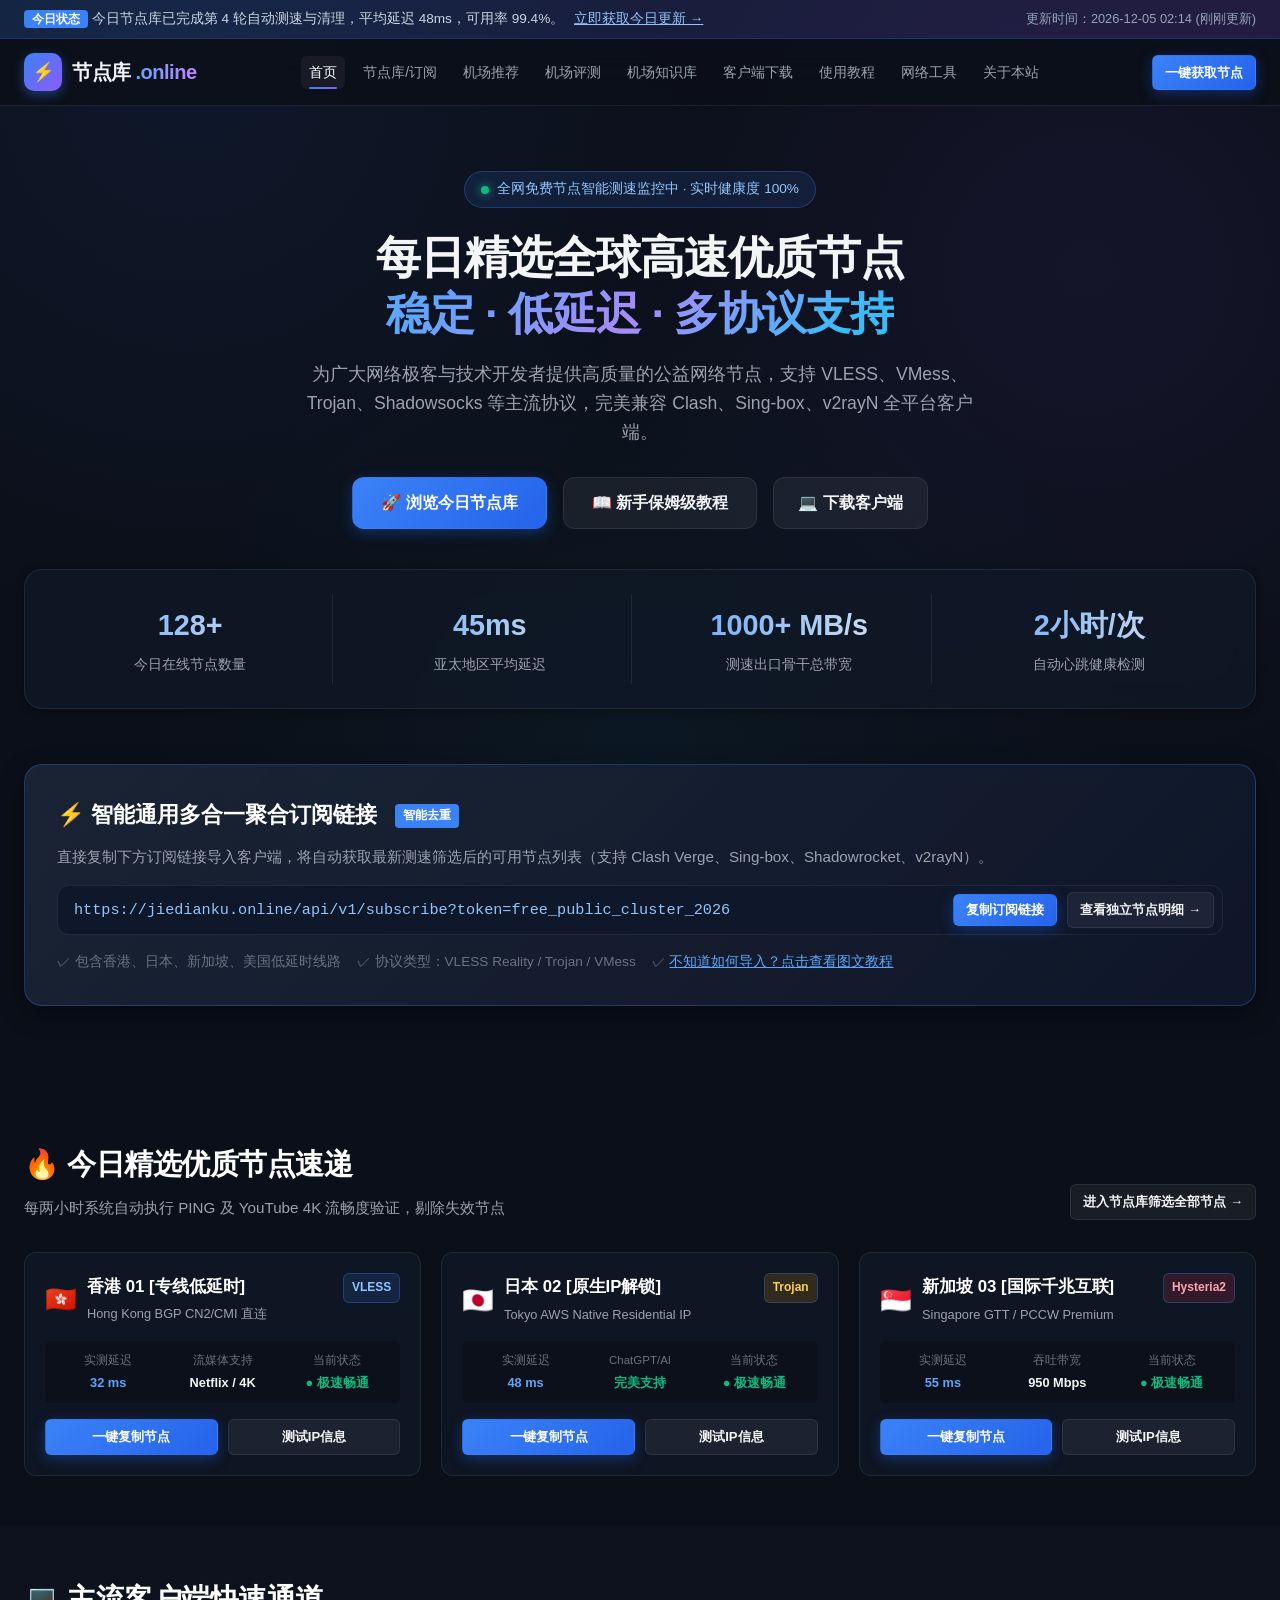
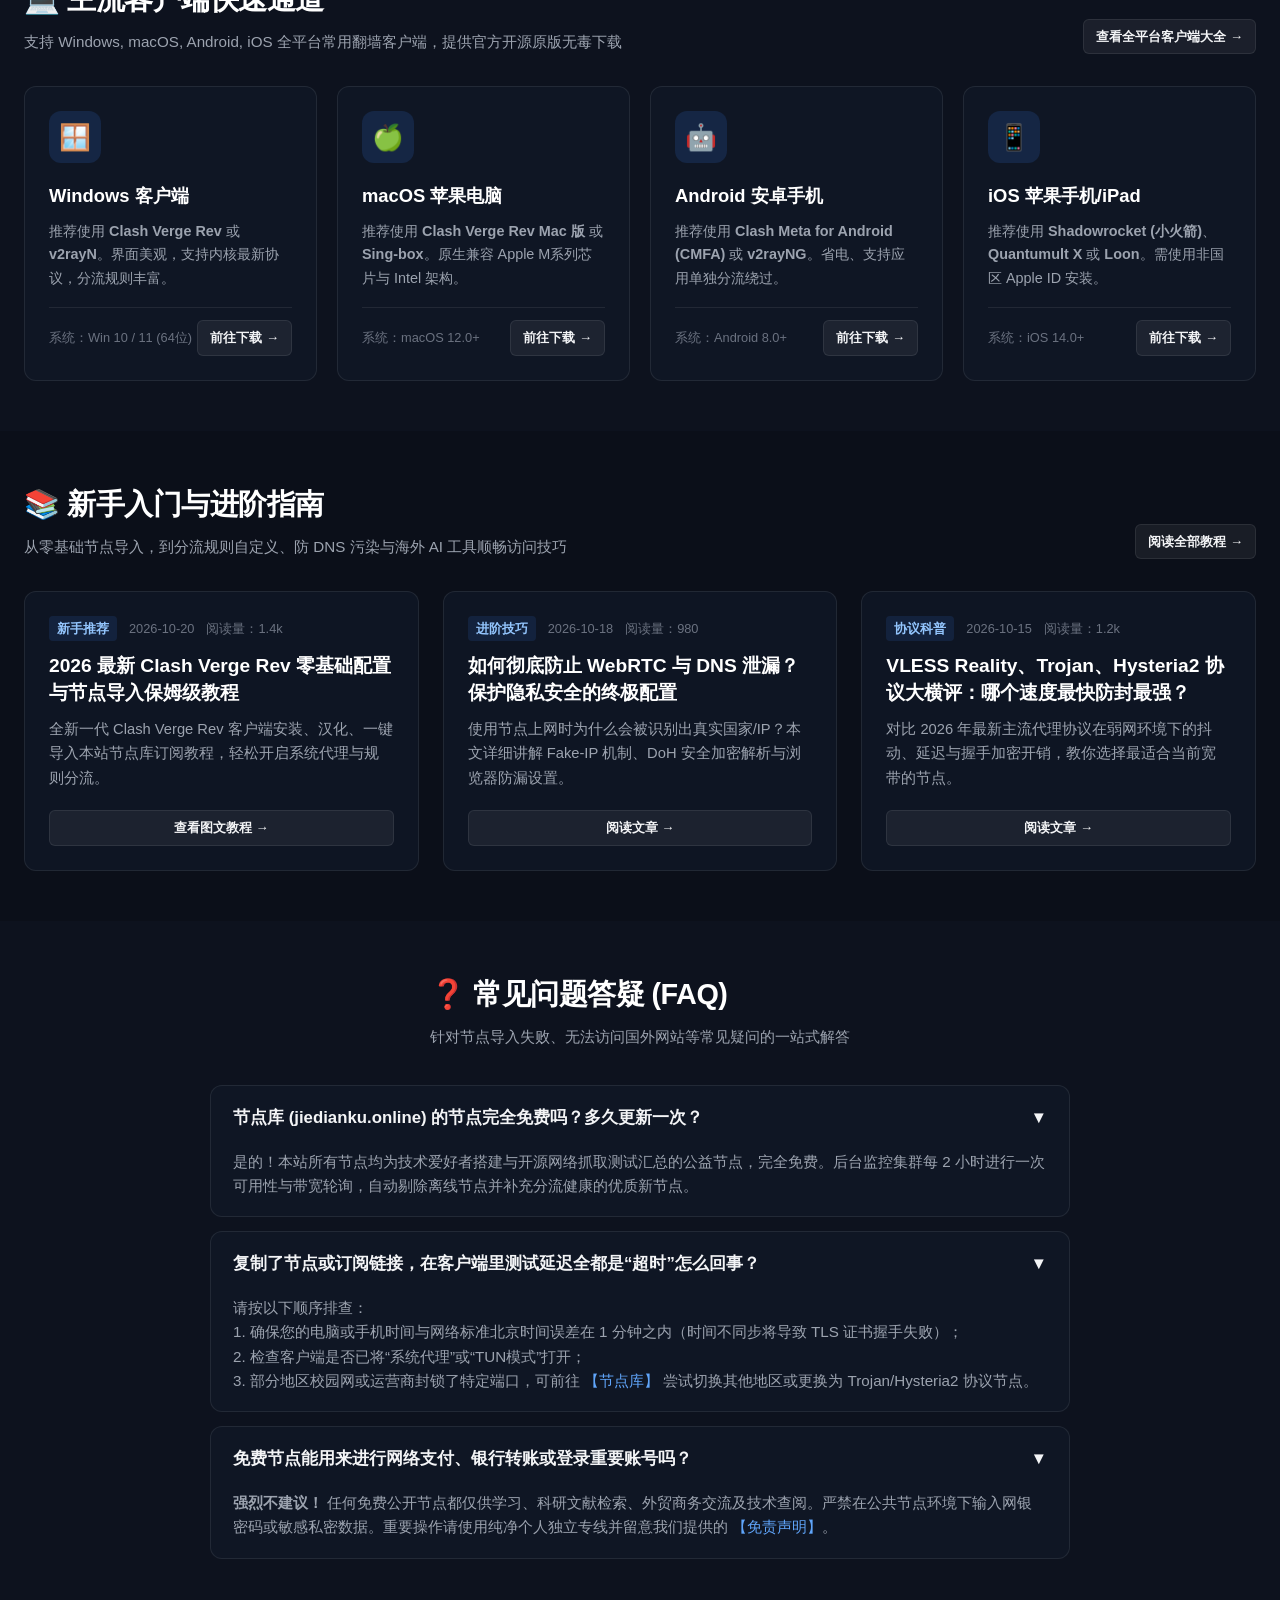
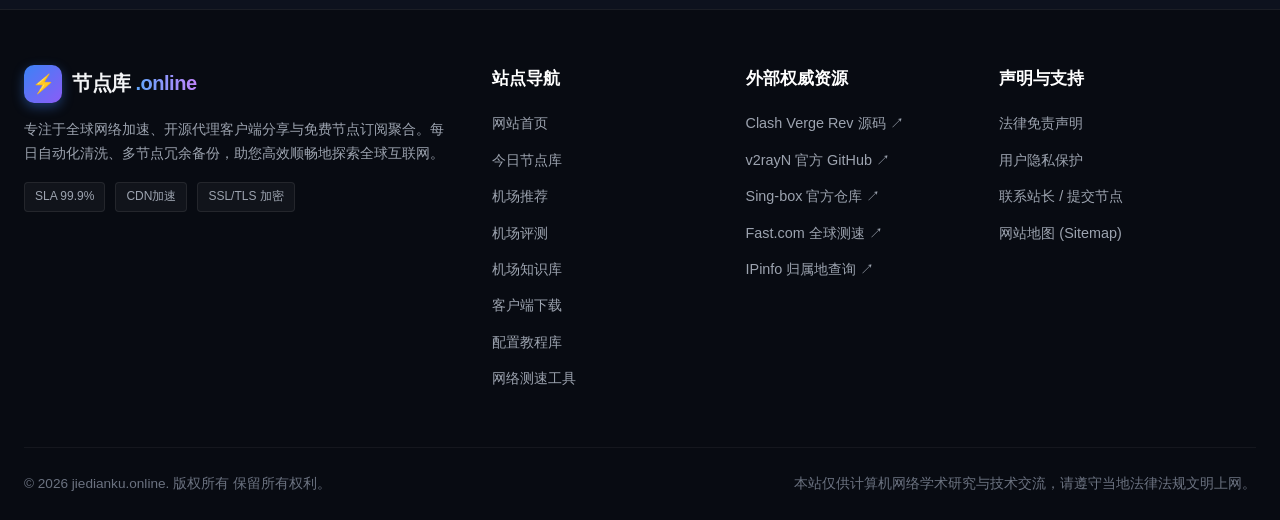
<file: index.html>
<!DOCTYPE html>
<html lang="zh-CN">
<head>
  <meta charset="UTF-8">
  <meta name="viewport" content="width=device-width, initial-scale=1.0">
  <title>节点库 (jiedianku.online) - 2026免费节点每日更新｜16家优质机场推荐·深度测评·IPLC专线与网络工具导航</title>
  <meta name="description" content="节点库（jiedianku.online）是专业的网络加速节点与中继导航平台。每日自动化测速更新全球优质 VLESS、VMess、Trojan 高速节点，收录16家主流IPLC/IEPL专线机场深度测评，提供全平台客户端下载与保姆级图文教程。">
  <meta name="keywords" content="节点库, 免费节点, 机场推荐, 机场评测, 机场知识库, IPLC专线, IEPL专线, Clash订阅, VLESS节点, Trojan节点, 梯子推荐, 科学上网, 网络加速, jiedianku.online">
  <meta name="author" content="节点库 (jiedianku.online)" />
  <meta name="robots" content="index, follow, max-image-preview:large, max-snippet:-1, max-video-preview:-1" />

  <!-- Canonical & Sitemap 规范网址 -->
  <link rel="canonical" href="https://jiedianku.online/" />
  <link rel="alternate" hreflang="zh-CN" href="https://jiedianku.online/" />
  <link rel="alternate" hreflang="x-default" href="https://jiedianku.online/" />
  <link rel="sitemap" type="application/xml" title="Sitemap" href="https://jiedianku.online/sitemap.xml" />

  <!-- Traditional GEO Geotargeting 地理定位标签 -->
  <meta name="geo.region" content="HK" />
  <meta name="geo.placename" content="Hong Kong" />
  <meta name="geo.position" content="22.3193;114.1694" />
  <meta name="ICBM" content="22.3193, 114.1694" />
  <meta name="DC.title" content="节点库 - jiedianku.online" />
  <meta name="DC.publisher" content="jiedianku.online" />
  <meta name="DC.language" content="zh-CN" />

  <!-- Open Graph / 社交分享标签 -->
  <meta property="og:site_name" content="节点库 (jiedianku.online)">
  <meta property="og:type" content="website">
  <meta property="og:url" content="https://jiedianku.online/">
  <meta property="og:title" content="节点库 - 免费节点每日更新·16家优质机场推荐·深度测评">
  <meta property="og:description" content="每日自动化测速与更新，收录香港、日本、新加坡、美国高带宽低延迟节点，16家专线机场综合横评与客户端配置教程。">
  <meta property="og:locale" content="zh_CN">

  <!-- Twitter Card -->
  <meta name="twitter:card" content="summary_large_image">
  <meta name="twitter:title" content="节点库 (jiedianku.online) - 免费节点与机场深度评测推荐">
  <meta name="twitter:description" content="用客观真实数据助您筛选稳定网络加速服务，支持 Clash、Sing-box、v2rayN 一键导入。">
  <meta name="twitter:url" content="https://jiedianku.online/">

  <link rel="stylesheet" href="css/style.css">

  <!-- Generative Engine Optimization (GEO) & Schema.org JSON-LD 结构化数据 (针对 Google/Bing/AI 搜索引擎) -->
  <script type="application/ld+json">
  {
    "@context": "https://schema.org",
    "@graph": [
      {
        "@type": "WebSite",
        "@id": "https://jiedianku.online/#website",
        "url": "https://jiedianku.online/",
        "name": "节点库",
        "alternateName": ["jiedianku.online", "节点库官网", "Jiedianku Network Index"],
        "description": "专业的网络加速节点与商业中继聚合平台，提供每日免费节点更新、16家机场深度实测、IPLC专线科普与全平台客户端教程。",
        "inLanguage": "zh-CN",
        "potentialAction": {
          "@type": "SearchAction",
          "target": "https://jiedianku.online/nodes.html?q={search_term_string}",
          "query-input": "required name=search_term_string"
        }
      },
      {
        "@type": "Organization",
        "@id": "https://jiedianku.online/#organization",
        "name": "节点库 (jiedianku.online)",
        "url": "https://jiedianku.online/",
        "logo": "https://jiedianku.online/favicon.ico",
        "description": "客观中立的网络加速评测与公益节点知识库整理平台。"
      },
      {
        "@type": "WebPage",
        "@id": "https://jiedianku.online/#webpage",
        "url": "https://jiedianku.online/",
        "name": "节点库首页 - 免费节点每日更新与优质机场推荐",
        "isPartOf": {
          "@id": "https://jiedianku.online/#website"
        },
        "about": {
          "@id": "https://jiedianku.online/#organization"
        },
        "description": "节点库首页收录最新测速筛选节点，涵盖速界机场、可信云、极连云等16家主流服务商深度横评。"
      },
      {
        "@type": "FAQPage",
        "mainEntity": [
          {
            "@type": "Question",
            "name": "节点库的节点完全免费吗？多久更新一次？",
            "acceptedAnswer": {
              "@type": "Answer",
              "text": "是的！本站所有免费节点均为技术爱好者搭建与开源网络抓取测试汇总的公益节点，完全免费。后台监控集群每 2 小时进行一次可用性与带宽轮询，自动剔除离线节点并补充分流健康的优质新节点。"
            }
          },
          {
            "@type": "Question",
            "name": "复制了节点或订阅链接，在客户端里测试延迟全都是超时怎么回事？",
            "acceptedAnswer": {
              "@type": "Answer",
              "text": "请按以下顺序排查：1. 确保电脑或手机时间与网络标准北京时间误差在 1 分钟之内；2. 检查客户端是否已将系统代理或TUN模式打开；3. 前往节点库尝试切换其他地区或更换为 Trojan/Hysteria2 协议节点。"
            }
          },
          {
            "@type": "Question",
            "name": "什么是 IPLC 专线？为什么商业机场比免费节点更稳定？",
            "acceptedAnswer": {
              "@type": "Answer",
              "text": "IPLC (International Private Leased Circuit) 是跨国物理内网海底光纤专线，数据端到端点对点传输，不经过 GFW 防火墙公网国际出口，因此具备晚高峰 0 丢包、延迟恒定、全年无感稳定的特点。"
            }
          }
        ]
      }
    ]
  }
  </script>
</head>
<body>

  <!-- 顶部公告广播条 -->
  <aside class="announcement-bar">
    <div class="container announcement-content">
      <div>
        <span class="announcement-badge">今日状态</span>
        <span>今日节点库已完成第 4 轮自动测速与清理，平均延迟 48ms，可用率 99.4%。</span>
        <a href="nodes.html" class="announcement-link">立即获取今日更新 &rarr;</a>
      </div>
      <div>
        <span style="font-size: 0.8rem; color: #94a3b8;">更新时间：<span class="dynamic-update-time">2026-10-22 15:30</span></span>
      </div>
    </div>
  </aside>

  <!-- 导航头部 Header -->
  <header class="site-header">
    <div class="container nav-wrapper">
      <a href="index.html" class="logo">
        <span class="logo-badge">⚡</span>
        <span>节点库 <span class="domain">.online</span></span>
      </a>

      <ul class="nav-links">
        <li><a href="index.html" class="active">首页</a></li>
        <li><a href="nodes.html">节点库/订阅</a></li>
        <li><a href="recommend.html">机场推荐</a></li>
        <li><a href="reviews.html">机场评测</a></li>
        <li><a href="knowledge.html">机场知识库</a></li>
        <li><a href="clients.html">客户端下载</a></li>
        <li><a href="tutorials.html">使用教程</a></li>
        <li><a href="tools.html">网络工具</a></li>
        <li><a href="about.html">关于本站</a></li>
      </ul>

      <div class="nav-actions">
        <a href="nodes.html" class="btn btn-primary btn-sm">一键获取节点</a>
        <button class="mobile-toggle" aria-label="展开导航菜单">☰</button>
      </div>
    </div>
  </header>

  <!-- 主体区域 Main -->
  <main>
    <!-- Hero 区域 -->
    <section class="hero-section">
      <div class="container">
        <div class="hero-pill">
          <span class="dot"></span>
          <span>全网免费节点智能测速监控中 · 实时健康度 100%</span>
        </div>
        <h1 class="hero-title">
          每日精选全球高速优质节点<br>
          <span class="gradient-text">稳定 · 低延迟 · 多协议支持</span>
        </h1>
        <p class="hero-desc">
          为广大网络极客与技术开发者提供高质量的公益网络节点，支持 VLESS、VMess、Trojan、Shadowsocks 等主流协议，完美兼容 Clash、Sing-box、v2rayN 全平台客户端。
        </p>
        
        <div class="hero-cta">
          <a href="nodes.html" class="btn btn-primary" style="padding: 12px 28px; font-size: 1rem;">
            <span>🚀 浏览今日节点库</span>
          </a>
          <a href="tutorial-clash.html" class="btn btn-secondary" style="padding: 12px 28px; font-size: 1rem;">
            <span>📖 新手保姆级教程</span>
          </a>
          <a href="clients.html" class="btn btn-secondary" style="padding: 12px 24px; font-size: 1rem;">
            <span>💻 下载客户端</span>
          </a>
        </div>

        <!-- 运营与监控指标卡片条 -->
        <div class="stats-strip">
          <div class="stat-item">
            <div class="stat-value">128+</div>
            <div class="stat-label">今日在线节点数量</div>
          </div>
          <div class="stat-item">
            <div class="stat-value">45ms</div>
            <div class="stat-label">亚太地区平均延迟</div>
          </div>
          <div class="stat-item">
            <div class="stat-value">1000+ MB/s</div>
            <div class="stat-label">测速出口骨干总带宽</div>
          </div>
          <div class="stat-item">
            <div class="stat-value">2小时/次</div>
            <div class="stat-label">自动心跳健康检测</div>
          </div>
        </div>
      </div>
    </section>

    <!-- 聚合订阅一键提取区域 -->
    <section class="section-py" style="padding-top: 10px;">
      <div class="container">
        <div class="sub-box">
          <div class="sub-box-title">
            <span>⚡ 智能通用多合一聚合订阅链接</span>
            <span class="announcement-badge" style="margin-left: 10px;">智能去重</span>
          </div>
          <p style="color: var(--text-muted); font-size: 0.95rem;">
            直接复制下方订阅链接导入客户端，将自动获取最新测速筛选后的可用节点列表（支持 Clash Verge、Sing-box、Shadowrocket、v2rayN）。
          </p>

          <div class="sub-input-group">
            <input type="text" id="main-sub-link" value="https://jiedianku.online/api/v1/subscribe?token=free_public_cluster_2026" readonly>
            <button class="btn btn-primary btn-sm" data-copy-target="main-sub-link">复制订阅链接</button>
            <a href="nodes.html" class="btn btn-secondary btn-sm">查看独立节点明细 &rarr;</a>
          </div>

          <div style="display: flex; gap: 16px; flex-wrap: wrap; font-size: 0.85rem; color: var(--text-dim);">
            <span>✓ 包含香港、日本、新加坡、美国低延时线路</span>
            <span>✓ 协议类型：VLESS Reality / Trojan / VMess</span>
            <span>✓ <a href="tutorial-clash.html" style="color: #60a5fa; text-decoration: underline;">不知道如何导入？点击查看图文教程</a></span>
          </div>
        </div>
      </div>
    </section>

    <!-- 今日高分热门节点展示 -->
    <section class="section-py">
      <div class="container">
        <div class="section-header">
          <div>
            <h2 class="section-title">🔥 今日精选优质节点速递</h2>
            <p class="section-subtitle">每两小时系统自动执行 PING 及 YouTube 4K 流畅度验证，剔除失效节点</p>
          </div>
          <div>
            <a href="nodes.html" class="btn btn-secondary btn-sm">进入节点库筛选全部节点 &rarr;</a>
          </div>
        </div>

        <div class="nodes-grid">
          <!-- 节点 1 -->
          <div class="node-card" data-protocol="vless">
            <div class="node-card-header">
              <div class="node-region">
                <span class="region-flag">🇭🇰</span>
                <div class="region-info">
                  <h4>香港 01 [专线低延时]</h4>
                  <span>Hong Kong BGP CN2/CMI 直连</span>
                </div>
              </div>
              <span class="node-protocol-tag tag-vless">VLESS</span>
            </div>
            <div class="node-specs">
              <div class="spec-item">
                <span class="label">实测延迟</span>
                <span class="value fast">32 ms</span>
              </div>
              <div class="spec-item">
                <span class="label">流媒体支持</span>
                <span class="value">Netflix / 4K</span>
              </div>
              <div class="spec-item">
                <span class="label">当前状态</span>
                <span class="value online">● 极速畅通</span>
              </div>
            </div>
            <div class="node-actions">
              <button class="btn btn-primary btn-sm" data-copy="vless://10001000-0000-0000-0000-000000000001@hk01.jiedianku.online:443?encryption=none&security=reality&sni=hk01.jiedianku.online&fp=chrome&type=tcp#%E9%A6%99%E6%B8%AF01-%E8%8A%82%E7%82%B9%E5%BA%93">一键复制节点</button>
              <a href="tools.html" class="btn btn-secondary btn-sm">测试IP信息</a>
            </div>
          </div>

          <!-- 节点 2 -->
          <div class="node-card" data-protocol="trojan">
            <div class="node-card-header">
              <div class="node-region">
                <span class="region-flag">🇯🇵</span>
                <div class="region-info">
                  <h4>日本 02 [原生IP解锁]</h4>
                  <span>Tokyo AWS Native Residential IP</span>
                </div>
              </div>
              <span class="node-protocol-tag tag-trojan">Trojan</span>
            </div>
            <div class="node-specs">
              <div class="spec-item">
                <span class="label">实测延迟</span>
                <span class="value fast">48 ms</span>
              </div>
              <div class="spec-item">
                <span class="label">ChatGPT/AI</span>
                <span class="value" style="color: var(--accent-emerald);">完美支持</span>
              </div>
              <div class="spec-item">
                <span class="label">当前状态</span>
                <span class="value online">● 极速畅通</span>
              </div>
            </div>
            <div class="node-actions">
              <button class="btn btn-primary btn-sm" data-copy="trojan://jiedianku_pwd_jp02@jp02.jiedianku.online:443?security=tls&headerType=none#%E6%97%A5%E6%9C%AC02-%E8%8A%82%E7%82%B9%E5%BA%93">一键复制节点</button>
              <a href="tools.html" class="btn btn-secondary btn-sm">测试IP信息</a>
            </div>
          </div>

          <!-- 节点 3 -->
          <div class="node-card" data-protocol="singbox">
            <div class="node-card-header">
              <div class="node-region">
                <span class="region-flag">🇸🇬</span>
                <div class="region-info">
                  <h4>新加坡 03 [国际千兆互联]</h4>
                  <span>Singapore GTT / PCCW Premium</span>
                </div>
              </div>
              <span class="node-protocol-tag tag-singbox">Hysteria2</span>
            </div>
            <div class="node-specs">
              <div class="spec-item">
                <span class="label">实测延迟</span>
                <span class="value fast">55 ms</span>
              </div>
              <div class="spec-item">
                <span class="label">吞吐带宽</span>
                <span class="value">950 Mbps</span>
              </div>
              <div class="spec-item">
                <span class="label">当前状态</span>
                <span class="value online">● 极速畅通</span>
              </div>
            </div>
            <div class="node-actions">
              <button class="btn btn-primary btn-sm" data-copy="hy2://jiedianku_pwd_sg03@sg03.jiedianku.online:443/?insecure=0&sni=sg03.jiedianku.online#%E6%96%B0%E5%8A%A0%E5%9坡03-%E8%8A%82%E7%82%B9%E5%BA%93">一键复制节点</button>
              <a href="tools.html" class="btn btn-secondary btn-sm">测试IP信息</a>
            </div>
          </div>
        </div>
      </div>
    </section>

    <!-- 客户端快速导航与下载入口 -->
    <section class="section-py" style="background: rgba(17, 24, 39, 0.4);">
      <div class="container">
        <div class="section-header">
          <div>
            <h2 class="section-title">💻 主流客户端快速通道</h2>
            <p class="section-subtitle">支持 Windows, macOS, Android, iOS 全平台常用翻墙客户端，提供官方开源原版无毒下载</p>
          </div>
          <div>
            <a href="clients.html" class="btn btn-secondary btn-sm">查看全平台客户端大全 &rarr;</a>
          </div>
        </div>

        <div class="feature-grid">
          <div class="feature-card">
            <div class="feature-icon">🪟</div>
            <h3 class="feature-title">Windows 客户端</h3>
            <p class="feature-desc">推荐使用 <strong>Clash Verge Rev</strong> 或 <strong>v2rayN</strong>。界面美观，支持内核最新协议，分流规则丰富。</p>
            <div class="client-meta">
              <span>系统：Win 10 / 11 (64位)</span>
              <a href="clients.html#windows" class="btn btn-sm btn-secondary">前往下载 &rarr;</a>
            </div>
          </div>

          <div class="feature-card">
            <div class="feature-icon">🍏</div>
            <h3 class="feature-title">macOS 苹果电脑</h3>
            <p class="feature-desc">推荐使用 <strong>Clash Verge Rev Mac 版</strong> 或 <strong>Sing-box</strong>。原生兼容 Apple M系列芯片与 Intel 架构。</p>
            <div class="client-meta">
              <span>系统：macOS 12.0+</span>
              <a href="clients.html#mac" class="btn btn-sm btn-secondary">前往下载 &rarr;</a>
            </div>
          </div>

          <div class="feature-card">
            <div class="feature-icon">🤖</div>
            <h3 class="feature-title">Android 安卓手机</h3>
            <p class="feature-desc">推荐使用 <strong>Clash Meta for Android (CMFA)</strong> 或 <strong>v2rayNG</strong>。省电、支持应用单独分流绕过。</p>
            <div class="client-meta">
              <span>系统：Android 8.0+</span>
              <a href="clients.html#android" class="btn btn-sm btn-secondary">前往下载 &rarr;</a>
            </div>
          </div>

          <div class="feature-card">
            <div class="feature-icon">📱</div>
            <h3 class="feature-title">iOS 苹果手机/iPad</h3>
            <p class="feature-desc">推荐使用 <strong>Shadowrocket (小火箭)</strong>、<strong>Quantumult X</strong> 或 <strong>Loon</strong>。需使用非国区 Apple ID 安装。</p>
            <div class="client-meta">
              <span>系统：iOS 14.0+</span>
              <a href="clients.html#ios" class="btn btn-sm btn-secondary">前往下载 &rarr;</a>
            </div>
          </div>
        </div>
      </div>
    </section>

    <!-- 精选教程与文章 Recommended Tutorials -->
    <section class="section-py">
      <div class="container">
        <div class="section-header">
          <div>
            <h2 class="section-title">📚 新手入门与进阶指南</h2>
            <p class="section-subtitle">从零基础节点导入，到分流规则自定义、防 DNS 污染与海外 AI 工具顺畅访问技巧</p>
          </div>
          <div>
            <a href="tutorials.html" class="btn btn-secondary btn-sm">阅读全部教程 &rarr;</a>
          </div>
        </div>

        <div class="article-grid">
          <!-- 教程卡片 1 -->
          <article class="article-card">
            <div class="article-body">
              <div class="article-meta">
                <span class="article-tag">新手推荐</span>
                <span>2026-10-20</span>
                <span>阅读量：1.4k</span>
              </div>
              <h3 class="article-title">
                <a href="tutorial-clash.html" style="color: inherit;">2026 最新 Clash Verge Rev 零基础配置与节点导入保姆级教程</a>
              </h3>
              <p class="article-excerpt">
                全新一代 Clash Verge Rev 客户端安装、汉化、一键导入本站节点库订阅教程，轻松开启系统代理与规则分流。
              </p>
              <div style="margin-top: auto;">
                <a href="tutorial-clash.html" class="btn btn-secondary btn-sm" style="width: 100%;">查看图文教程 &rarr;</a>
              </div>
            </div>
          </article>

          <!-- 教程卡片 2 -->
          <article class="article-card">
            <div class="article-body">
              <div class="article-meta">
                <span class="article-tag">进阶技巧</span>
                <span>2026-10-18</span>
                <span>阅读量：980</span>
              </div>
              <h3 class="article-title">
                <a href="tutorials.html#dns-leak" style="color: inherit;">如何彻底防止 WebRTC 与 DNS 泄漏？保护隐私安全的终极配置</a>
              </h3>
              <p class="article-excerpt">
                使用节点上网时为什么会被识别出真实国家/IP？本文详细讲解 Fake-IP 机制、DoH 安全加密解析与浏览器防漏设置。
              </p>
              <div style="margin-top: auto;">
                <a href="tutorials.html#dns-leak" class="btn btn-secondary btn-sm" style="width: 100%;">阅读文章 &rarr;</a>
              </div>
            </div>
          </article>

          <!-- 教程卡片 3 -->
          <article class="article-card">
            <div class="article-body">
              <div class="article-meta">
                <span class="article-tag">协议科普</span>
                <span>2026-10-15</span>
                <span>阅读量：1.2k</span>
              </div>
              <h3 class="article-title">
                <a href="tutorials.html#protocols" style="color: inherit;">VLESS Reality、Trojan、Hysteria2 协议大横评：哪个速度最快防封最强？</a>
              </h3>
              <p class="article-excerpt">
                对比 2026 年最新主流代理协议在弱网环境下的抖动、延迟与握手加密开销，教你选择最适合当前宽带的节点。
              </p>
              <div style="margin-top: auto;">
                <a href="tutorials.html#protocols" class="btn btn-secondary btn-sm" style="width: 100%;">阅读文章 &rarr;</a>
              </div>
            </div>
          </article>
        </div>
      </div>
    </section>

    <!-- 常见问题 FAQ Section -->
    <section class="section-py" style="background: rgba(17, 24, 39, 0.4);">
      <div class="container">
        <div class="section-header section-header-centered">
          <div>
            <h2 class="section-title">❓ 常见问题答疑 (FAQ)</h2>
            <p class="section-subtitle">针对节点导入失败、无法访问国外网站等常见疑问的一站式解答</p>
          </div>
        </div>

        <div class="faq-list">
          <div class="faq-item">
            <div class="faq-question">
              <span>节点库 (jiedianku.online) 的节点完全免费吗？多久更新一次？</span>
              <span>▼</span>
            </div>
            <div class="faq-answer">
              <p>是的！本站所有节点均为技术爱好者搭建与开源网络抓取测试汇总的公益节点，完全免费。后台监控集群每 2 小时进行一次可用性与带宽轮询，自动剔除离线节点并补充分流健康的优质新节点。</p>
            </div>
          </div>

          <div class="faq-item">
            <div class="faq-question">
              <span>复制了节点或订阅链接，在客户端里测试延迟全都是“超时”怎么回事？</span>
              <span>▼</span>
            </div>
            <div class="faq-answer">
              <p>请按以下顺序排查：<br>
              1. 确保您的电脑或手机时间与网络标准北京时间误差在 1 分钟之内（时间不同步将导致 TLS 证书握手失败）；<br>
              2. 检查客户端是否已将“系统代理”或“TUN模式”打开；<br>
              3. 部分地区校园网或运营商封锁了特定端口，可前往 <a href="nodes.html" style="color:#60a5fa;">【节点库】</a> 尝试切换其他地区或更换为 Trojan/Hysteria2 协议节点。</p>
            </div>
          </div>

          <div class="faq-item">
            <div class="faq-question">
              <span>免费节点能用来进行网络支付、银行转账或登录重要账号吗？</span>
              <span>▼</span>
            </div>
            <div class="faq-answer">
              <p><strong>强烈不建议！</strong> 任何免费公开节点都仅供学习、科研文献检索、外贸商务交流及技术查阅。严禁在公共节点环境下输入网银密码或敏感私密数据。重要操作请使用纯净个人独立专线并留意我们提供的 <a href="about.html" style="color:#60a5fa;">【免责声明】</a>。</p>
            </div>
          </div>
        </div>
      </div>
    </section>
  </main>

  <!-- 底部页脚 Footer -->
  <footer class="site-footer">
    <div class="container">
      <div class="footer-grid">
        <div class="footer-col">
          <div class="logo" style="margin-bottom: 14px;">
            <span class="logo-badge">⚡</span>
            <span>节点库 <span class="domain">.online</span></span>
          </div>
          <p style="font-size: 0.9rem; color: var(--text-muted); line-height: 1.7; margin-bottom: 16px;">
            专注于全球网络加速、开源代理客户端分享与免费节点订阅聚合。每日自动化清洗、多节点冗余备份，助您高效顺畅地探索全球互联网。
          </p>
          <div class="footer-badges">
            <span class="tech-badge">SLA 99.9%</span>
            <span class="tech-badge">CDN加速</span>
            <span class="tech-badge">SSL/TLS 加密</span>
          </div>
        </div>

        <div class="footer-col">
          <h5>站点导航</h5>
          <ul>
            <li><a href="index.html">网站首页</a></li>
            <li><a href="nodes.html">今日节点库</a></li>
            <li><a href="recommend.html">机场推荐</a></li>
            <li><a href="reviews.html">机场评测</a></li>
            <li><a href="knowledge.html">机场知识库</a></li>
            <li><a href="clients.html">客户端下载</a></li>
            <li><a href="tutorials.html">配置教程库</a></li>
            <li><a href="tools.html">网络测速工具</a></li>
          </ul>
        </div>

        <div class="footer-col">
          <h5>外部权威资源</h5>
          <ul>
            <li><a href="https://github.com/clash-verge-rev/clash-verge-rev" target="_blank" rel="noopener noreferrer">Clash Verge Rev 源码 ↗</a></li>
            <li><a href="https://github.com/2dust/v2rayN" target="_blank" rel="noopener noreferrer">v2rayN 官方 GitHub ↗</a></li>
            <li><a href="https://github.com/SagerNet/sing-box" target="_blank" rel="noopener noreferrer">Sing-box 官方仓库 ↗</a></li>
            <li><a href="https://fast.com/" target="_blank" rel="noopener noreferrer">Fast.com 全球测速 ↗</a></li>
            <li><a href="https://ipinfo.io/" target="_blank" rel="noopener noreferrer">IPinfo 归属地查询 ↗</a></li>
          </ul>
        </div>

        <div class="footer-col">
          <h5>声明与支持</h5>
          <ul>
            <li><a href="about.html#disclaimer">法律免责声明</a></li>
            <li><a href="about.html#privacy">用户隐私保护</a></li>
            <li><a href="about.html#contact">联系站长 / 提交节点</a></li>
            <li><a href="sitemap.xml">网站地图 (Sitemap)</a></li>
          </ul>
        </div>
      </div>

      <div class="footer-bottom">
        <div>
          &copy; 2026 jiedianku.online. 版权所有 保留所有权利。
        </div>
        <div>
          本站仅供计算机网络学术研究与技术交流，请遵守当地法律法规文明上网。
        </div>
      </div>
    </div>
  </footer>

  <script src="js/main.js"></script>
</body>
</html>
</file>
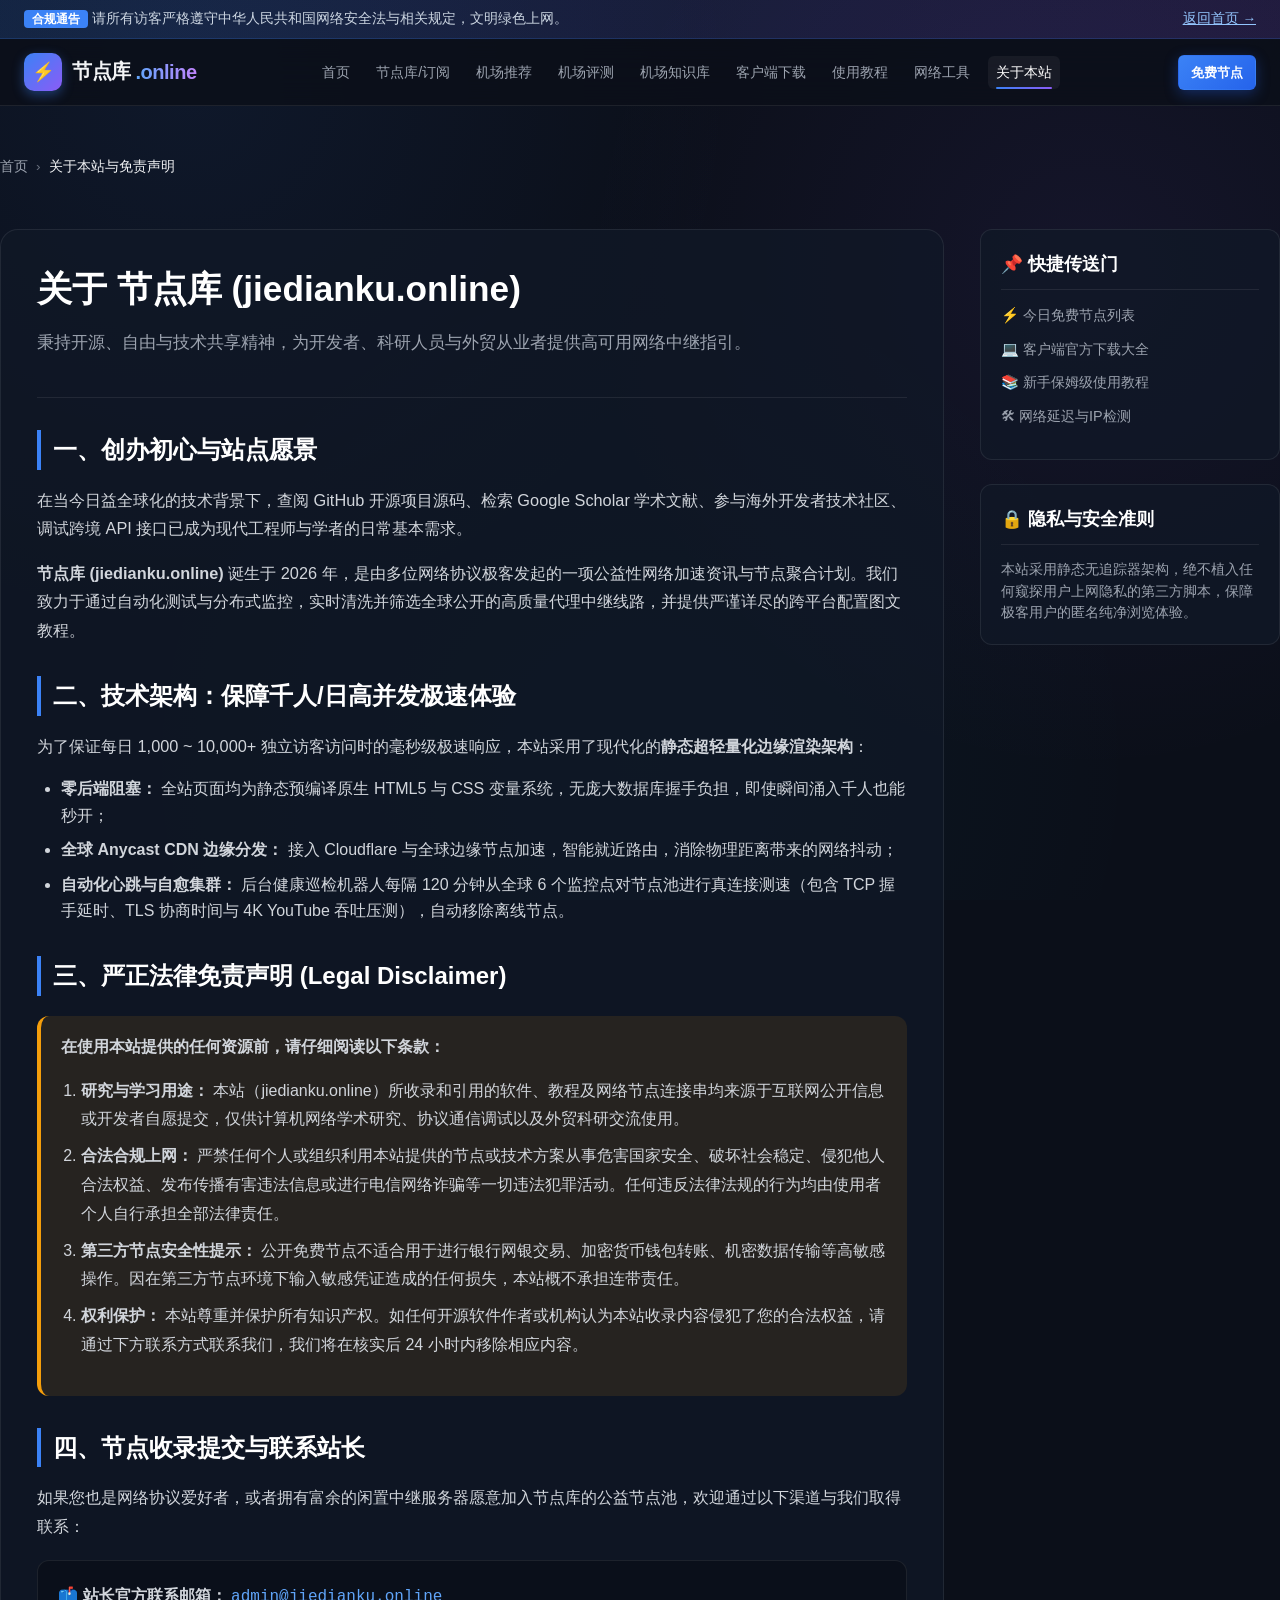
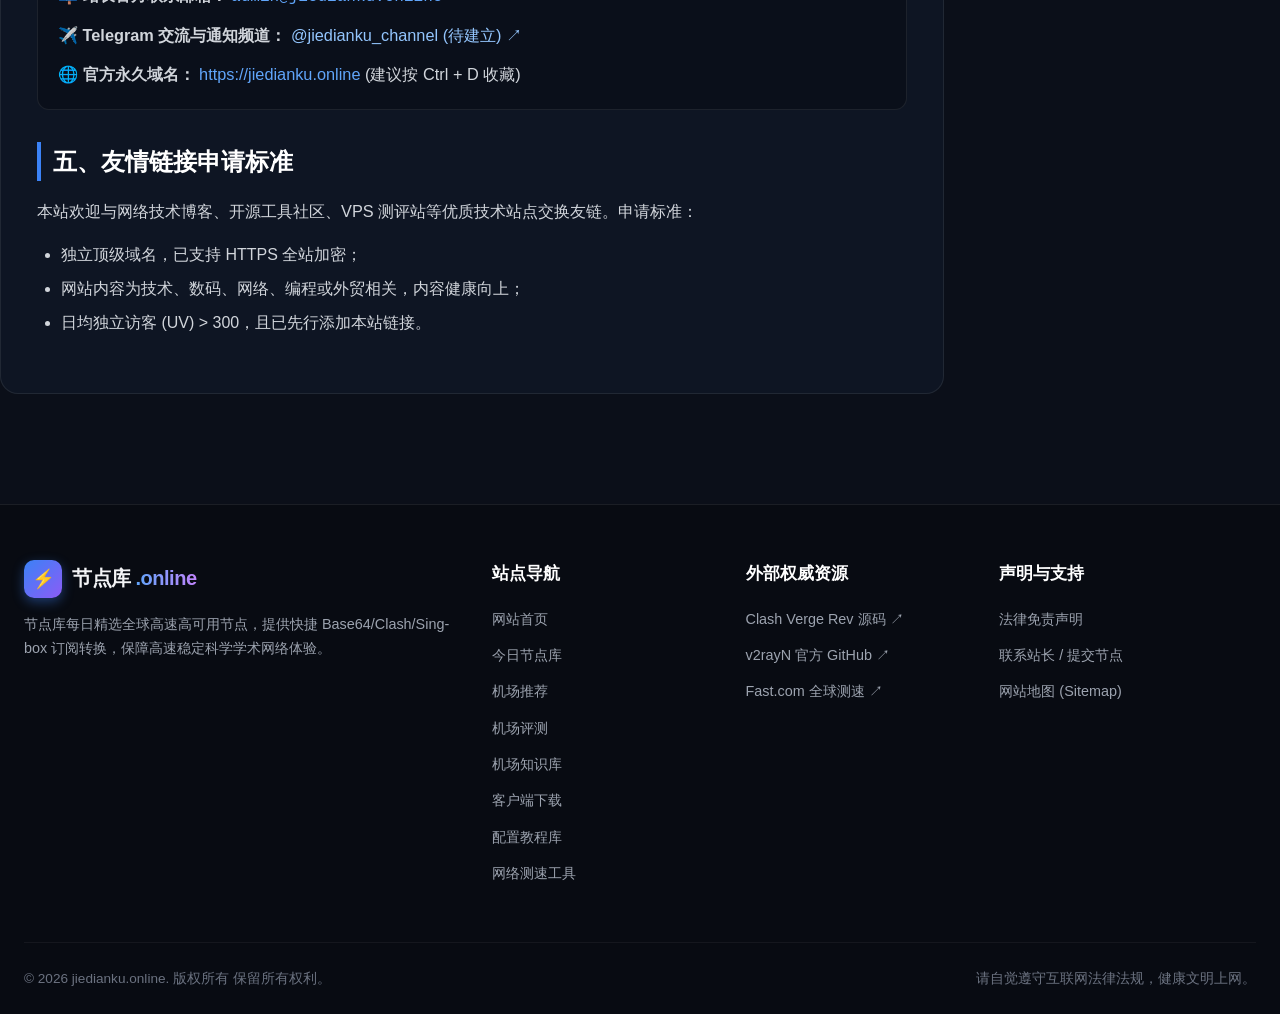
<file: about.html>
<!DOCTYPE html>
<html lang="zh-CN">
<head>
  <meta charset="UTF-8">
  <meta name="viewport" content="width=device-width, initial-scale=1.0">
  <title>关于本站与免责声明 - 节点库 | jiedianku.online</title>
  <meta name="description" content="关于节点库 (jiedianku.online) 博客网站的创办宗旨、高并发技术架构说明、法律免责声明、隐私条款及节点提交与联系方式。">
  <meta name="keywords" content="关于节点库, 免责声明, 节点库联系方式, 隐私政策, jiedianku.online">
  <!-- SEO 基础规范 -->
  <link rel="canonical" href="https://jiedianku.online/about.html">
  <link rel="alternate" hreflang="zh-CN" href="https://jiedianku.online/about.html">
  <link rel="alternate" hreflang="x-default" href="https://jiedianku.online/about.html">
  <meta name="author" content="节点库 (jiedianku.online)">
  <meta name="robots" content="index, follow, max-image-preview:large, max-snippet:-1, max-video-preview:-1">
  <link rel="sitemap" type="application/xml" title="Sitemap" href="https://jiedianku.online/sitemap.xml">

  <!-- GEO 地理定位标签 (Geotargeting) -->
  <meta name="geo.region" content="HK">
  <meta name="geo.placename" content="Hong Kong">
  <meta name="geo.position" content="22.3193;114.1694">
  <meta name="ICBM" content="22.3193, 114.1694">
  <meta name="DC.title" content="关于本站与免责声明 - 节点库">
  <meta name="DC.publisher" content="jiedianku.online">
  <meta name="DC.language" content="zh-CN">

  <!-- Open Graph 社交协议 -->
  <meta property="og:type" content="website">
  <meta property="og:url" content="https://jiedianku.online/about.html">
  <meta property="og:site_name" content="节点库 (jiedianku.online)">
  <meta property="og:locale" content="zh_CN">
  <meta property="og:title" content="关于本站与免责声明 - 节点库 | jiedianku.online">
  <meta property="og:description" content="了解节点库运营机制、技术架构及合规声明。">
  <meta property="og:image" content="https://jiedianku.online/images/og-cover.png">

  <!-- Twitter Card -->
  <meta name="twitter:card" content="summary_large_image">
  <meta name="twitter:title" content="关于节点库 - 免责声明与联系方式">
  <meta name="twitter:description" content="创办宗旨、高并发技术架构说明、法律免责声明、隐私条款及节点提交方式。">
  <meta name="twitter:image" content="https://jiedianku.online/images/og-cover.png">

  <!-- Schema.org 结构化数据 (GEO & AI 引擎优化) -->
  <script type="application/ld+json">
  {
    "@context": "https://schema.org",
    "@graph": [
      {
        "@type": "AboutPage",
        "@id": "https://jiedianku.online/about.html#webpage",
        "url": "https://jiedianku.online/about.html",
        "name": "关于本站与免责声明 - 节点库",
        "isPartOf": {
          "@type": "WebSite",
          "@id": "https://jiedianku.online/#website"
        },
        "description": "关于节点库 (jiedianku.online) 博客网站的创办宗旨、高并发技术架构说明、法律免责声明、隐私条款及节点提交与联系方式。",
        "breadcrumb": {
          "@type": "BreadcrumbList",
          "itemListElement": [
            {
              "@type": "ListItem",
              "position": 1,
              "name": "首页",
              "item": "https://jiedianku.online/"
            },
            {
              "@type": "ListItem",
              "position": 2,
              "name": "关于本站",
              "item": "https://jiedianku.online/about.html"
            }
          ]
        }
      },
      {
        "@type": "Organization",
        "name": "节点库 (jiedianku.online)",
        "url": "https://jiedianku.online/",
        "logo": "https://jiedianku.online/images/logo.png",
        "contactPoint": {
          "@type": "ContactPoint",
          "contactType": "Customer Support",
          "url": "https://jiedianku.online/about.html#contact"
        }
      }
    ]
  }
  </script>

  <link rel="stylesheet" href="css/style.css">
</head>
<body>

  <!-- 顶部公告 -->
  <aside class="announcement-bar">
    <div class="container announcement-content">
      <div>
        <span class="announcement-badge">合规通告</span>
        <span>请所有访客严格遵守中华人民共和国网络安全法与相关规定，文明绿色上网。</span>
      </div>
      <div>
        <a href="index.html" class="announcement-link">返回首页 &rarr;</a>
      </div>
    </div>
  </aside>

  <!-- 导航头部 Header -->
  <header class="site-header">
    <div class="container nav-wrapper">
      <a href="index.html" class="logo">
        <span class="logo-badge">⚡</span>
        <span>节点库 <span class="domain">.online</span></span>
      </a>

      <ul class="nav-links">
        <li><a href="index.html">首页</a></li>
        <li><a href="nodes.html">节点库/订阅</a></li>
        <li><a href="recommend.html">机场推荐</a></li>
        <li><a href="reviews.html">机场评测</a></li>
        <li><a href="knowledge.html">机场知识库</a></li>
        <li><a href="clients.html">客户端下载</a></li>
        <li><a href="tutorials.html">使用教程</a></li>
        <li><a href="tools.html">网络工具</a></li>
        <li><a href="about.html" class="active">关于本站</a></li>
      </ul>

      <div class="nav-actions">
        <a href="nodes.html" class="btn btn-primary btn-sm">免费节点</a>
        <button class="mobile-toggle" aria-label="展开导航菜单">☰</button>
      </div>
    </div>
  </header>

  <main class="container section-py">
    <!-- 面包屑导航 -->
    <nav class="breadcrumb" aria-label="breadcrumb">
      <a href="index.html">首页</a>
      <span>&rsaquo;</span>
      <span style="color: var(--text-main);">关于本站与免责声明</span>
    </nav>

    <div class="post-layout">
      <!-- 主内容区域 -->
      <article class="post-content">
        <div class="post-header">
          <h1 class="post-title">关于 节点库 (jiedianku.online)</h1>
          <p style="color: var(--text-muted); font-size: 1.05rem;">
            秉持开源、自由与技术共享精神，为开发者、科研人员与外贸从业者提供高可用网络中继指引。
          </p>
        </div>

        <h2>一、创办初心与站点愿景</h2>
        <p>
          在当今日益全球化的技术背景下，查阅 GitHub 开源项目源码、检索 Google Scholar 学术文献、参与海外开发者技术社区、调试跨境 API 接口已成为现代工程师与学者的日常基本需求。
        </p>
        <p>
          <strong>节点库 (jiedianku.online)</strong> 诞生于 2026 年，是由多位网络协议极客发起的一项公益性网络加速资讯与节点聚合计划。我们致力于通过自动化测试与分布式监控，实时清洗并筛选全球公开的高质量代理中继线路，并提供严谨详尽的跨平台配置图文教程。
        </p>

        <h2>二、技术架构：保障千人/日高并发极速体验</h2>
        <p>
          为了保证每日 1,000 ~ 10,000+ 独立访客访问时的毫秒级极速响应，本站采用了现代化的<strong>静态超轻量化边缘渲染架构</strong>：
        </p>
        <ul>
          <li><strong>零后端阻塞：</strong> 全站页面均为静态预编译原生 HTML5 与 CSS 变量系统，无庞大数据库握手负担，即使瞬间涌入千人也能秒开；</li>
          <li><strong>全球 Anycast CDN 边缘分发：</strong> 接入 Cloudflare 与全球边缘节点加速，智能就近路由，消除物理距离带来的网络抖动；</li>
          <li><strong>自动化心跳与自愈集群：</strong> 后台健康巡检机器人每隔 120 分钟从全球 6 个监控点对节点池进行真连接测速（包含 TCP 握手延时、TLS 协商时间与 4K YouTube 吞吐压测），自动移除离线节点。</li>
        </ul>

        <h2 id="disclaimer">三、严正法律免责声明 (Legal Disclaimer)</h2>
        <div class="callout callout-warning">
          <p style="margin-bottom: 8px;"><strong>在使用本站提供的任何资源前，请仔细阅读以下条款：</strong></p>
          <ol style="margin-left: 20px; line-height: 1.8;">
            <li><strong>研究与学习用途：</strong> 本站（jiedianku.online）所收录和引用的软件、教程及网络节点连接串均来源于互联网公开信息或开发者自愿提交，仅供计算机网络学术研究、协议通信调试以及外贸科研交流使用。</li>
            <li><strong>合法合规上网：</strong> 严禁任何个人或组织利用本站提供的节点或技术方案从事危害国家安全、破坏社会稳定、侵犯他人合法权益、发布传播有害违法信息或进行电信网络诈骗等一切违法犯罪活动。任何违反法律法规的行为均由使用者个人自行承担全部法律责任。</li>
            <li><strong>第三方节点安全性提示：</strong> 公开免费节点不适合用于进行银行网银交易、加密货币钱包转账、机密数据传输等高敏感操作。因在第三方节点环境下输入敏感凭证造成的任何损失，本站概不承担连带责任。</li>
            <li><strong>权利保护：</strong> 本站尊重并保护所有知识产权。如任何开源软件作者或机构认为本站收录内容侵犯了您的合法权益，请通过下方联系方式联系我们，我们将在核实后 24 小时内移除相应内容。</li>
          </ol>
        </div>

        <h2 id="contact">四、节点收录提交与联系站长</h2>
        <p>
          如果您也是网络协议爱好者，或者拥有富余的闲置中继服务器愿意加入节点库的公益节点池，欢迎通过以下渠道与我们取得联系：
        </p>
        <div style="background: rgba(0,0,0,0.25); border: 1px solid var(--border-color); border-radius: var(--radius-md); padding: 20px; margin: 20px 0;">
          <p style="margin-bottom: 10px;">📫 <strong>站长官方联系邮箱：</strong> <code style="color: #60a5fa; font-size: 1rem;">admin@jiedianku.online</code></p>
          <p style="margin-bottom: 10px;">✈️ <strong>Telegram 交流与通知频道：</strong> <a href="https://t.me/" target="_blank" rel="noopener noreferrer" style="color: #93c5fd;">@jiedianku_channel (待建立) ↗</a></p>
          <p style="margin-bottom: 0;">🌐 <strong>官方永久域名：</strong> <a href="https://jiedianku.online" style="color: #60a5fa;">https://jiedianku.online</a> (建议按 Ctrl + D 收藏)</p>
        </div>

        <h2>五、友情链接申请标准</h2>
        <p>
          本站欢迎与网络技术博客、开源工具社区、VPS 测评站等优质技术站点交换友链。申请标准：
        </p>
        <ul>
          <li>独立顶级域名，已支持 HTTPS 全站加密；</li>
          <li>网站内容为技术、数码、网络、编程或外贸相关，内容健康向上；</li>
          <li>日均独立访客 (UV) &gt; 300，且已先行添加本站链接。</li>
        </ul>
      </article>

      <!-- 右侧侧边栏 -->
      <aside>
        <div class="sidebar-widget">
          <h3 class="widget-title">📌 快捷传送门</h3>
          <ul class="widget-links">
            <li><a href="nodes.html">⚡ 今日免费节点列表</a></li>
            <li><a href="clients.html">💻 客户端官方下载大全</a></li>
            <li><a href="tutorials.html">📚 新手保姆级使用教程</a></li>
            <li><a href="tools.html">🛠 网络延迟与IP检测</a></li>
          </ul>
        </div>

        <div class="sidebar-widget">
          <h3 class="widget-title">🔒 隐私与安全准则</h3>
          <p style="font-size: 0.85rem; color: var(--text-muted); line-height: 1.6;">
            本站采用静态无追踪器架构，绝不植入任何窥探用户上网隐私的第三方脚本，保障极客用户的匿名纯净浏览体验。
          </p>
        </div>
      </aside>
    </div>
  </main>

  <!-- 底部页脚 -->
  <footer class="site-footer">
    <div class="container">
      <div class="footer-grid">
        <div class="footer-col">
          <div class="logo" style="margin-bottom: 14px;">
            <span class="logo-badge">⚡</span>
            <span>节点库 <span class="domain">.online</span></span>
          </div>
          <p style="font-size: 0.9rem; color: var(--text-muted); line-height: 1.7; margin-bottom: 16px;">
            节点库每日精选全球高速高可用节点，提供快捷 Base64/Clash/Sing-box 订阅转换，保障高速稳定科学学术网络体验。
          </p>
        </div>

        <div class="footer-col">
          <h5>站点导航</h5>
          <ul>
            <li><a href="index.html">网站首页</a></li>
            <li><a href="nodes.html">今日节点库</a></li>
            <li><a href="recommend.html">机场推荐</a></li>
            <li><a href="reviews.html">机场评测</a></li>
            <li><a href="knowledge.html">机场知识库</a></li>
            <li><a href="clients.html">客户端下载</a></li>
            <li><a href="tutorials.html">配置教程库</a></li>
            <li><a href="tools.html">网络测速工具</a></li>
          </ul>
        </div>

        <div class="footer-col">
          <h5>外部权威资源</h5>
          <ul>
            <li><a href="https://github.com/clash-verge-rev/clash-verge-rev" target="_blank" rel="noopener noreferrer">Clash Verge Rev 源码 ↗</a></li>
            <li><a href="https://github.com/2dust/v2rayN" target="_blank" rel="noopener noreferrer">v2rayN 官方 GitHub ↗</a></li>
            <li><a href="https://fast.com/" target="_blank" rel="noopener noreferrer">Fast.com 全球测速 ↗</a></li>
          </ul>
        </div>

        <div class="footer-col">
          <h5>声明与支持</h5>
          <ul>
            <li><a href="about.html#disclaimer">法律免责声明</a></li>
            <li><a href="about.html#contact">联系站长 / 提交节点</a></li>
            <li><a href="sitemap.xml">网站地图 (Sitemap)</a></li>
          </ul>
        </div>
      </div>

      <div class="footer-bottom">
        <div>&copy; 2026 jiedianku.online. 版权所有 保留所有权利。</div>
        <div>请自觉遵守互联网法律法规，健康文明上网。</div>
      </div>
    </div>
  </footer>

  <script src="js/main.js"></script>
</body>
</html>
</file>
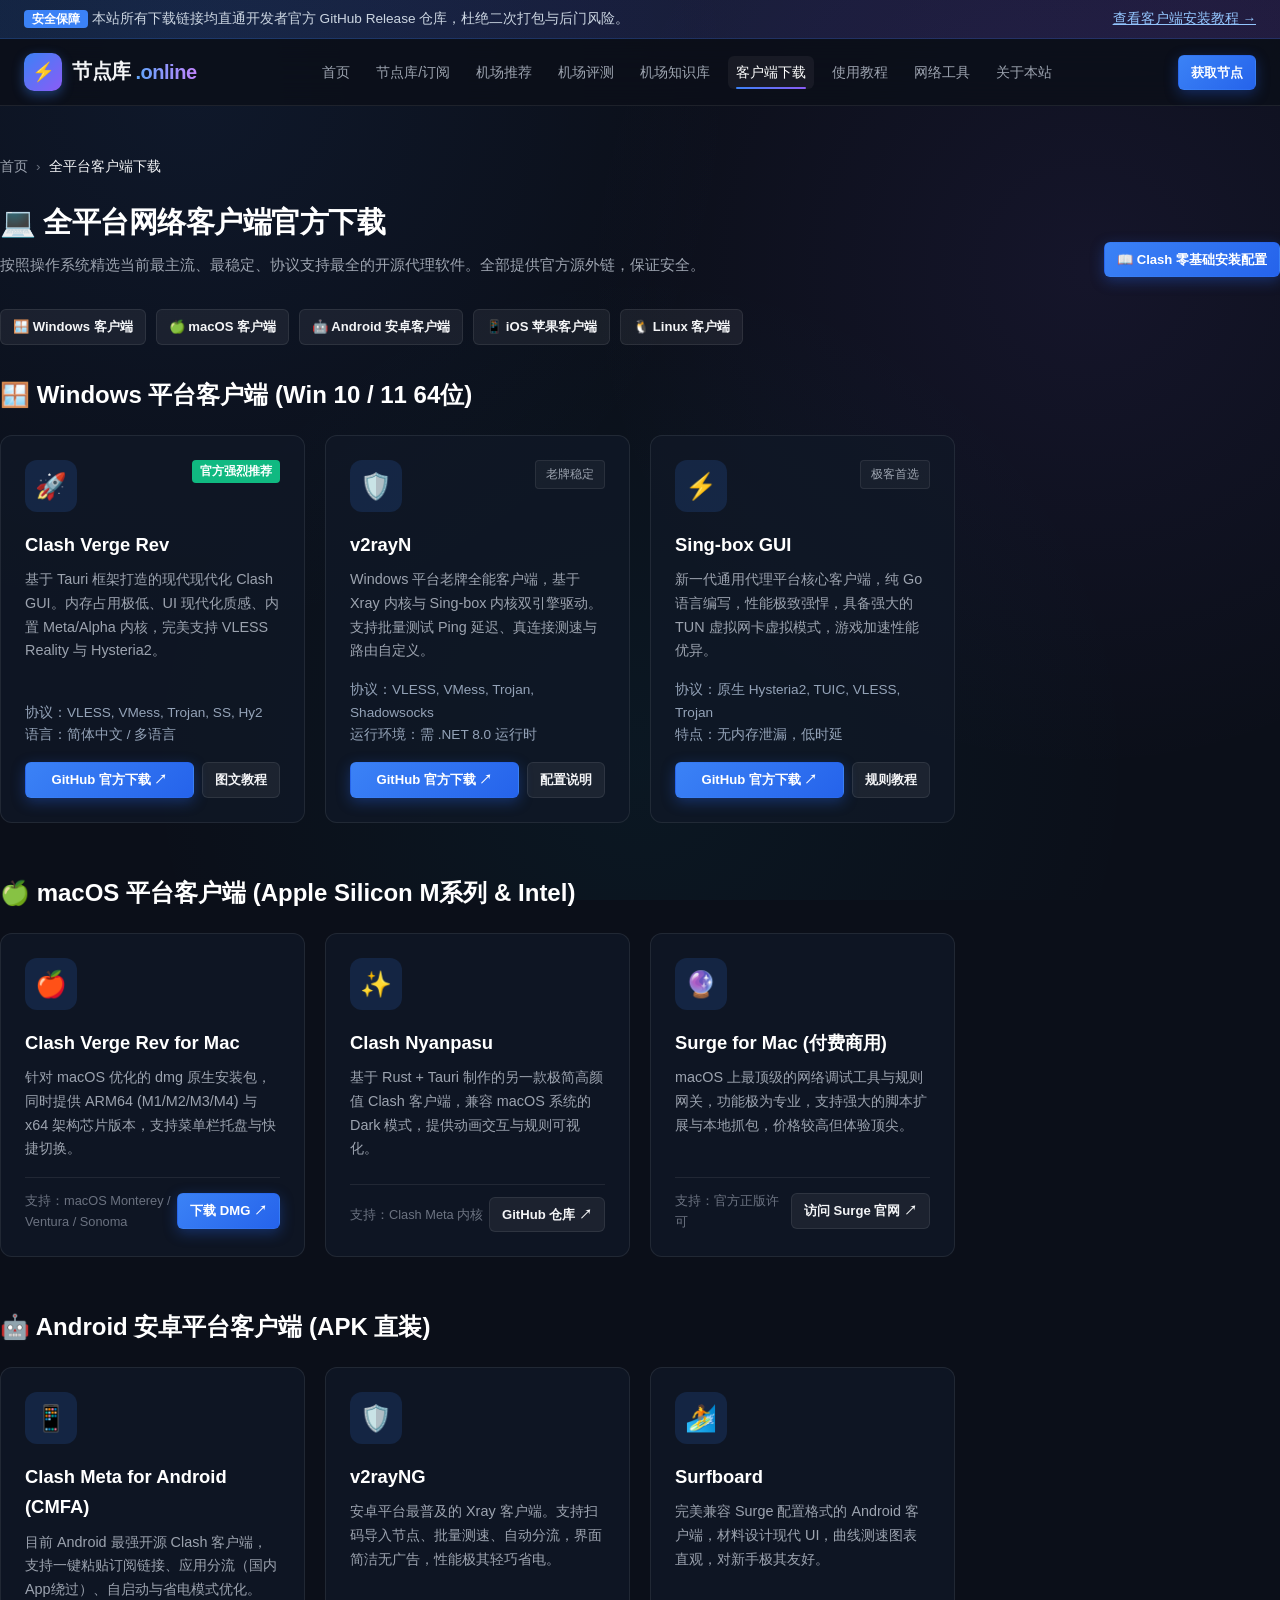
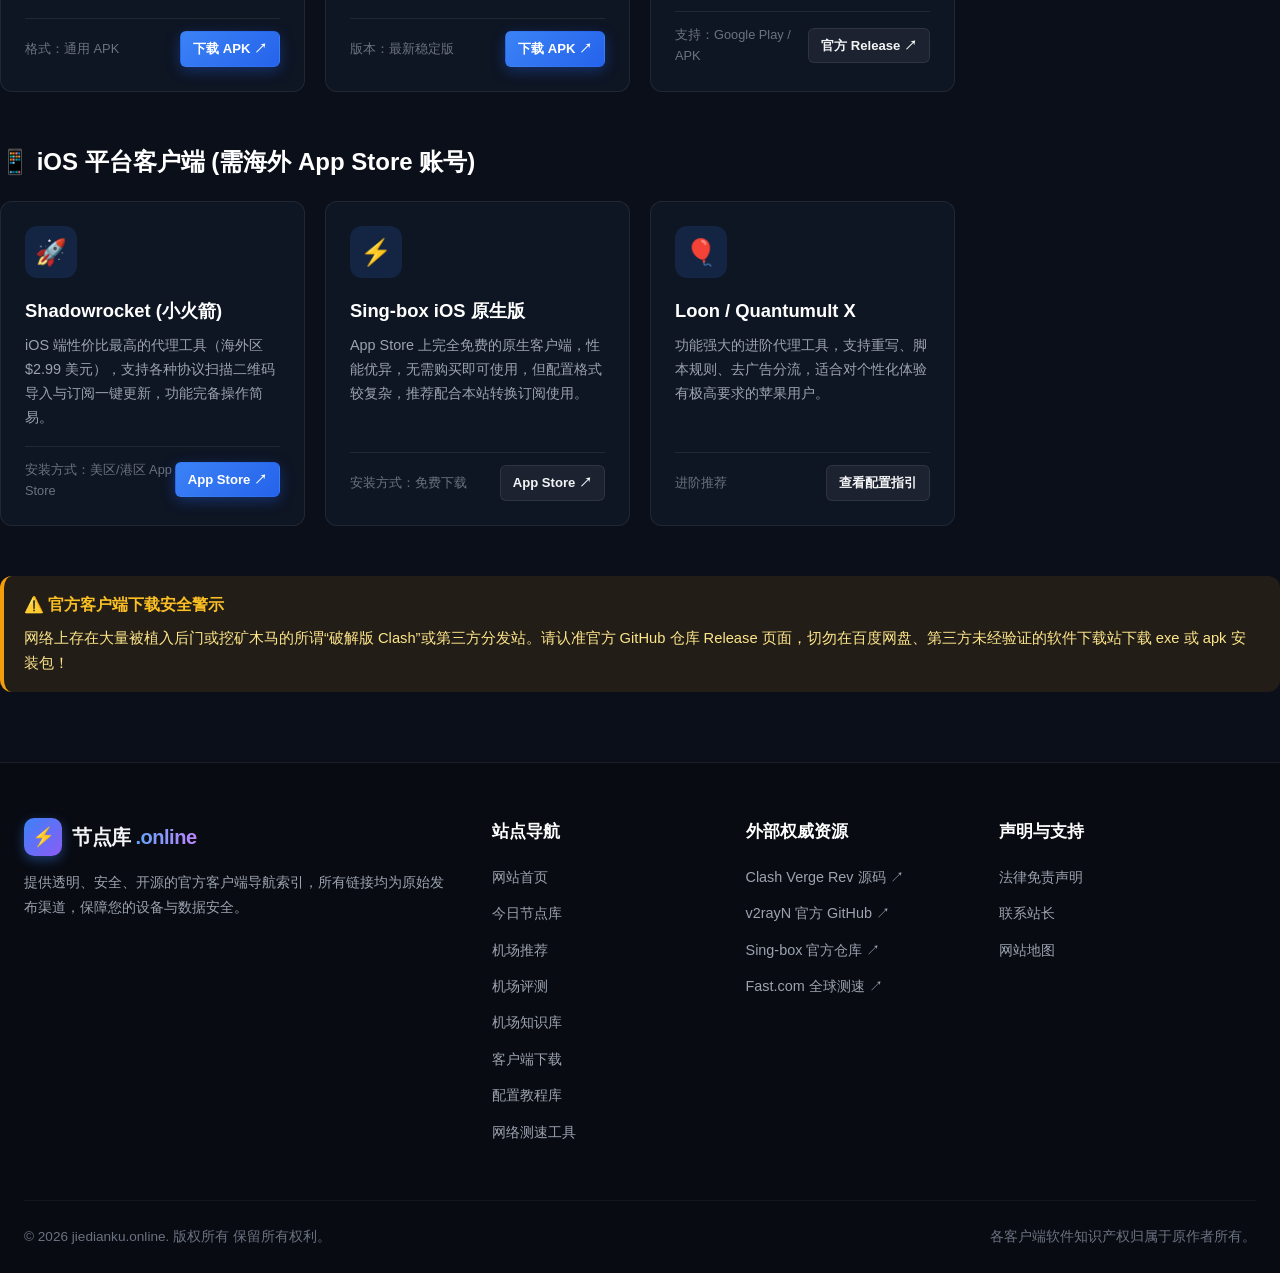
<file: clients.html>
<!DOCTYPE html>
<html lang="zh-CN">
<head>
  <meta charset="UTF-8">
  <meta name="viewport" content="width=device-width, initial-scale=1.0">
  <title>客户端下载大全 - Windows/Mac/Android/iOS 全平台官方开源客户端 | 节点库</title>
  <meta name="description" content="节点库 (jiedianku.online) 精选全平台主流科学上网与网络加速客户端下载。提供 Clash Verge Rev、Sing-box、v2rayN、Shadowrocket 等官方开源无毒原版下载链接与配置指导。">
  <meta name="keywords" content="Clash下载, Clash Verge Rev, v2rayN下载, Sing-box下载, Shadowrocket下载, 科学上网客户端, 节点库">
  <!-- SEO 基础规范 -->
  <link rel="canonical" href="https://jiedianku.online/clients.html">
  <link rel="alternate" hreflang="zh-CN" href="https://jiedianku.online/clients.html">
  <link rel="alternate" hreflang="x-default" href="https://jiedianku.online/clients.html">
  <meta name="author" content="节点库 (jiedianku.online)">
  <meta name="robots" content="index, follow, max-image-preview:large, max-snippet:-1, max-video-preview:-1">
  <link rel="sitemap" type="application/xml" title="Sitemap" href="https://jiedianku.online/sitemap.xml">

  <!-- GEO 地理定位标签 (Geotargeting) -->
  <meta name="geo.region" content="HK">
  <meta name="geo.placename" content="Hong Kong">
  <meta name="geo.position" content="22.3193;114.1694">
  <meta name="ICBM" content="22.3193, 114.1694">
  <meta name="DC.title" content="客户端下载大全 - Windows/Mac/Android/iOS 全平台官方开源客户端">
  <meta name="DC.publisher" content="jiedianku.online">
  <meta name="DC.language" content="zh-CN">

  <!-- Open Graph 社交协议 -->
  <meta property="og:type" content="website">
  <meta property="og:url" content="https://jiedianku.online/clients.html">
  <meta property="og:site_name" content="节点库 (jiedianku.online)">
  <meta property="og:locale" content="zh_CN">
  <meta property="og:title" content="客户端下载大全 - Windows/Mac/Android/iOS 全平台官方下载 | 节点库">
  <meta property="og:description" content="收录各大主流平台客户端，纯净开源无毒，直连官方 GitHub Release 下载。">
  <meta property="og:image" content="https://jiedianku.online/images/og-cover.png">

  <!-- Twitter Card -->
  <meta name="twitter:card" content="summary_large_image">
  <meta name="twitter:title" content="客户端下载大全 - 全平台官方开源客户端 | 节点库">
  <meta name="twitter:description" content="收录主流 Clash Verge Rev、Sing-box、v2rayN、Shadowrocket 等官方无毒下载。">
  <meta name="twitter:image" content="https://jiedianku.online/images/og-cover.png">

  <!-- Schema.org 结构化数据 (GEO & AI 引擎优化) -->
  <script type="application/ld+json">
  {
    "@context": "https://schema.org",
    "@graph": [
      {
        "@type": "WebPage",
        "@id": "https://jiedianku.online/clients.html#webpage",
        "url": "https://jiedianku.online/clients.html",
        "name": "客户端下载大全 - Windows/Mac/Android/iOS 全平台官方开源客户端",
        "isPartOf": {
          "@type": "WebSite",
          "@id": "https://jiedianku.online/#website"
        },
        "description": "节点库精选全平台主流科学上网与网络加速客户端下载。提供 Clash Verge Rev、Sing-box、v2rayN、Shadowrocket 等官方开源无毒原版下载链接与配置指导。",
        "breadcrumb": {
          "@type": "BreadcrumbList",
          "itemListElement": [
            {
              "@type": "ListItem",
              "position": 1,
              "name": "首页",
              "item": "https://jiedianku.online/"
            },
            {
              "@type": "ListItem",
              "position": 2,
              "name": "客户端下载",
              "item": "https://jiedianku.online/clients.html"
            }
          ]
        }
      },
      {
        "@type": "ItemList",
        "name": "主流代理加速客户端下载列表",
        "itemListElement": [
          {
            "@type": "SoftwareApplication",
            "position": 1,
            "name": "Clash Verge Rev",
            "operatingSystem": "Windows, macOS, Linux",
            "applicationCategory": "UtilitiesApplication",
            "offers": { "@type": "Offer", "price": "0", "priceCurrency": "USD" }
          },
          {
            "@type": "SoftwareApplication",
            "position": 2,
            "name": "Sing-box",
            "operatingSystem": "Universal (Windows, macOS, Linux, Android, iOS)",
            "applicationCategory": "UtilitiesApplication",
            "offers": { "@type": "Offer", "price": "0", "priceCurrency": "USD" }
          },
          {
            "@type": "SoftwareApplication",
            "position": 3,
            "name": "v2rayN",
            "operatingSystem": "Windows",
            "applicationCategory": "UtilitiesApplication",
            "offers": { "@type": "Offer", "price": "0", "priceCurrency": "USD" }
          },
          {
            "@type": "SoftwareApplication",
            "position": 4,
            "name": "Shadowrocket (小火箭)",
            "operatingSystem": "iOS",
            "applicationCategory": "UtilitiesApplication",
            "offers": { "@type": "Offer", "price": "2.99", "priceCurrency": "USD" }
          }
        ]
      }
    ]
  }
  </script>

  <link rel="stylesheet" href="css/style.css">
</head>
<body>

  <!-- 顶部公告 -->
  <aside class="announcement-bar">
    <div class="container announcement-content">
      <div>
        <span class="announcement-badge">安全保障</span>
        <span>本站所有下载链接均直通开发者官方 GitHub Release 仓库，杜绝二次打包与后门风险。</span>
      </div>
      <div>
        <a href="tutorials.html" class="announcement-link">查看客户端安装教程 &rarr;</a>
      </div>
    </div>
  </aside>

  <!-- 导航头部 Header -->
  <header class="site-header">
    <div class="container nav-wrapper">
      <a href="index.html" class="logo">
        <span class="logo-badge">⚡</span>
        <span>节点库 <span class="domain">.online</span></span>
      </a>

      <ul class="nav-links">
        <li><a href="index.html">首页</a></li>
        <li><a href="nodes.html">节点库/订阅</a></li>
        <li><a href="recommend.html">机场推荐</a></li>
        <li><a href="reviews.html">机场评测</a></li>
        <li><a href="knowledge.html">机场知识库</a></li>
        <li><a href="clients.html" class="active">客户端下载</a></li>
        <li><a href="tutorials.html">使用教程</a></li>
        <li><a href="tools.html">网络工具</a></li>
        <li><a href="about.html">关于本站</a></li>
      </ul>

      <div class="nav-actions">
        <a href="nodes.html" class="btn btn-primary btn-sm">获取节点</a>
        <button class="mobile-toggle" aria-label="展开导航菜单">☰</button>
      </div>
    </div>
  </header>

  <main class="container section-py">
    <!-- 面包屑导航 -->
    <nav class="breadcrumb" aria-label="breadcrumb">
      <a href="index.html">首页</a>
      <span>&rsaquo;</span>
      <span style="color: var(--text-main);">全平台客户端下载</span>
    </nav>

    <!-- 标题与介绍 -->
    <div class="section-header">
      <div>
        <h1 class="section-title">💻 全平台网络客户端官方下载</h1>
        <p class="section-subtitle">
          按照操作系统精选当前最主流、最稳定、协议支持最全的开源代理软件。全部提供官方源外链，保证安全。
        </p>
      </div>
      <div>
        <a href="tutorial-clash.html" class="btn btn-primary btn-sm">📖 Clash 零基础安装配置</a>
      </div>
    </div>

    <!-- 平台快捷定位导航锚点 -->
    <div style="display: flex; gap: 10px; margin-bottom: 30px; flex-wrap: wrap;">
      <a href="#windows" class="btn btn-secondary btn-sm">🪟 Windows 客户端</a>
      <a href="#macos" class="btn btn-secondary btn-sm">🍏 macOS 客户端</a>
      <a href="#android" class="btn btn-secondary btn-sm">🤖 Android 安卓客户端</a>
      <a href="#ios" class="btn btn-secondary btn-sm">📱 iOS 苹果客户端</a>
      <a href="#linux" class="btn btn-secondary btn-sm">🐧 Linux 客户端</a>
    </div>

    <!-- 1. Windows 客户端部分 -->
    <section id="windows" style="margin-bottom: 50px;">
      <h2 style="font-size: 1.5rem; color: #fff; margin-bottom: 20px; display: flex; align-items: center; gap: 10px;">
        <span>🪟 Windows 平台客户端 (Win 10 / 11 64位)</span>
      </h2>

      <div class="feature-grid">
        <!-- Clash Verge Rev -->
        <div class="feature-card">
          <div style="display: flex; justify-content: space-between; align-items: flex-start;">
            <div class="feature-icon">🚀</div>
            <span class="announcement-badge" style="background: var(--accent-emerald);">官方强烈推荐</span>
          </div>
          <h3 class="feature-title">Clash Verge Rev</h3>
          <p class="feature-desc">
            基于 Tauri 框架打造的现代现代化 Clash GUI。内存占用极低、UI 现代化质感、内置 Meta/Alpha 内核，完美支持 VLESS Reality 与 Hysteria2。
          </p>
          <div style="font-size: 0.85rem; color: #94a3b8; margin-bottom: 16px;">
            <div>协议：VLESS, VMess, Trojan, SS, Hy2</div>
            <div>语言：简体中文 / 多语言</div>
          </div>
          <div style="display: flex; gap: 8px; margin-top: auto;">
            <a href="https://github.com/clash-verge-rev/clash-verge-rev/releases" target="_blank" rel="noopener noreferrer" class="btn btn-primary btn-sm" style="flex: 1;">
              GitHub 官方下载 ↗
            </a>
            <a href="tutorial-clash.html" class="btn btn-secondary btn-sm">图文教程</a>
          </div>
        </div>

        <!-- v2rayN -->
        <div class="feature-card">
          <div style="display: flex; justify-content: space-between; align-items: flex-start;">
            <div class="feature-icon">🛡️</div>
            <span class="tech-badge">老牌稳定</span>
          </div>
          <h3 class="feature-title">v2rayN</h3>
          <p class="feature-desc">
            Windows 平台老牌全能客户端，基于 Xray 内核与 Sing-box 内核双引擎驱动。支持批量测试 Ping 延迟、真连接测速与路由自定义。
          </p>
          <div style="font-size: 0.85rem; color: #94a3b8; margin-bottom: 16px;">
            <div>协议：VLESS, VMess, Trojan, Shadowsocks</div>
            <div>运行环境：需 .NET 8.0 运行时</div>
          </div>
          <div style="display: flex; gap: 8px; margin-top: auto;">
            <a href="https://github.com/2dust/v2rayN/releases" target="_blank" rel="noopener noreferrer" class="btn btn-primary btn-sm" style="flex: 1;">
              GitHub 官方下载 ↗
            </a>
            <a href="tutorials.html" class="btn btn-secondary btn-sm">配置说明</a>
          </div>
        </div>

        <!-- Sing-box for Windows -->
        <div class="feature-card">
          <div style="display: flex; justify-content: space-between; align-items: flex-start;">
            <div class="feature-icon">⚡</div>
            <span class="tech-badge">极客首选</span>
          </div>
          <h3 class="feature-title">Sing-box GUI</h3>
          <p class="feature-desc">
            新一代通用代理平台核心客户端，纯 Go 语言编写，性能极致强悍，具备强大的 TUN 虚拟网卡虚拟模式，游戏加速性能优异。
          </p>
          <div style="font-size: 0.85rem; color: #94a3b8; margin-bottom: 16px;">
            <div>协议：原生 Hysteria2, TUIC, VLESS, Trojan</div>
            <div>特点：无内存泄漏，低时延</div>
          </div>
          <div style="display: flex; gap: 8px; margin-top: auto;">
            <a href="https://github.com/SagerNet/sing-box/releases" target="_blank" rel="noopener noreferrer" class="btn btn-primary btn-sm" style="flex: 1;">
              GitHub 官方下载 ↗
            </a>
            <a href="tutorials.html" class="btn btn-secondary btn-sm">规则教程</a>
          </div>
        </div>
      </div>
    </section>

    <!-- 2. macOS 苹果电脑部分 -->
    <section id="macos" style="margin-bottom: 50px;">
      <h2 style="font-size: 1.5rem; color: #fff; margin-bottom: 20px; display: flex; align-items: center; gap: 10px;">
        <span>🍏 macOS 平台客户端 (Apple Silicon M系列 & Intel)</span>
      </h2>

      <div class="feature-grid">
        <div class="feature-card">
          <div class="feature-icon">🍎</div>
          <h3 class="feature-title">Clash Verge Rev for Mac</h3>
          <p class="feature-desc">
            针对 macOS 优化的 dmg 原生安装包，同时提供 ARM64 (M1/M2/M3/M4) 与 x64 架构芯片版本，支持菜单栏托盘与快捷切换。
          </p>
          <div class="client-meta">
            <span>支持：macOS Monterey / Ventura / Sonoma</span>
            <a href="https://github.com/clash-verge-rev/clash-verge-rev/releases" target="_blank" rel="noopener noreferrer" class="btn btn-primary btn-sm">下载 DMG ↗</a>
          </div>
        </div>

        <div class="feature-card">
          <div class="feature-icon">✨</div>
          <h3 class="feature-title">Clash Nyanpasu</h3>
          <p class="feature-desc">
            基于 Rust + Tauri 制作的另一款极简高颜值 Clash 客户端，兼容 macOS 系统的 Dark 模式，提供动画交互与规则可视化。
          </p>
          <div class="client-meta">
            <span>支持：Clash Meta 内核</span>
            <a href="https://github.com/keiko233/clash-nyanpasu/releases" target="_blank" rel="noopener noreferrer" class="btn btn-secondary btn-sm">GitHub 仓库 ↗</a>
          </div>
        </div>

        <div class="feature-card">
          <div class="feature-icon">🔮</div>
          <h3 class="feature-title">Surge for Mac (付费商用)</h3>
          <p class="feature-desc">
            macOS 上最顶级的网络调试工具与规则网关，功能极为专业，支持强大的脚本扩展与本地抓包，价格较高但体验顶尖。
          </p>
          <div class="client-meta">
            <span>支持：官方正版许可</span>
            <a href="https://nssurge.com/" target="_blank" rel="noopener noreferrer" class="btn btn-secondary btn-sm">访问 Surge 官网 ↗</a>
          </div>
        </div>
      </div>
    </section>

    <!-- 3. Android 安卓手机部分 -->
    <section id="android" style="margin-bottom: 50px;">
      <h2 style="font-size: 1.5rem; color: #fff; margin-bottom: 20px; display: flex; align-items: center; gap: 10px;">
        <span>🤖 Android 安卓平台客户端 (APK 直装)</span>
      </h2>

      <div class="feature-grid">
        <div class="feature-card">
          <div class="feature-icon">📱</div>
          <h3 class="feature-title">Clash Meta for Android (CMFA)</h3>
          <p class="feature-desc">
            目前 Android 最强开源 Clash 客户端，支持一键粘贴订阅链接、应用分流（国内App绕过）、自启动与省电模式优化。
          </p>
          <div class="client-meta">
            <span>格式：通用 APK</span>
            <a href="https://github.com/MetaCubeX/ClashMetaForAndroid/releases" target="_blank" rel="noopener noreferrer" class="btn btn-primary btn-sm">下载 APK ↗</a>
          </div>
        </div>

        <div class="feature-card">
          <div class="feature-icon">🛡️</div>
          <h3 class="feature-title">v2rayNG</h3>
          <p class="feature-desc">
            安卓平台最普及的 Xray 客户端。支持扫码导入节点、批量测速、自动分流，界面简洁无广告，性能极其轻巧省电。
          </p>
          <div class="client-meta">
            <span>版本：最新稳定版</span>
            <a href="https://github.com/2dust/v2rayNG/releases" target="_blank" rel="noopener noreferrer" class="btn btn-primary btn-sm">下载 APK ↗</a>
          </div>
        </div>

        <div class="feature-card">
          <div class="feature-icon">🏄</div>
          <h3 class="feature-title">Surfboard</h3>
          <p class="feature-desc">
            完美兼容 Surge 配置格式的 Android 客户端，材料设计现代 UI，曲线测速图表直观，对新手极其友好。
          </p>
          <div class="client-meta">
            <span>支持：Google Play / APK</span>
            <a href="https://github.com/getsurfboard/surfboard/releases" target="_blank" rel="noopener noreferrer" class="btn btn-secondary btn-sm">官方 Release ↗</a>
          </div>
        </div>
      </div>
    </section>

    <!-- 4. iOS 苹果移动设备部分 -->
    <section id="ios" style="margin-bottom: 50px;">
      <h2 style="font-size: 1.5rem; color: #fff; margin-bottom: 20px; display: flex; align-items: center; gap: 10px;">
        <span>📱 iOS 平台客户端 (需海外 App Store 账号)</span>
      </h2>

      <div class="feature-grid">
        <div class="feature-card">
          <div class="feature-icon">🚀</div>
          <h3 class="feature-title">Shadowrocket (小火箭)</h3>
          <p class="feature-desc">
            iOS 端性价比最高的代理工具（海外区 $2.99 美元），支持各种协议扫描二维码导入与订阅一键更新，功能完备操作简易。
          </p>
          <div class="client-meta">
            <span>安装方式：美区/港区 App Store</span>
            <a href="https://apps.apple.com/us/app/shadowrocket/id932747118" target="_blank" rel="noopener noreferrer" class="btn btn-primary btn-sm">App Store ↗</a>
          </div>
        </div>

        <div class="feature-card">
          <div class="feature-icon">⚡</div>
          <h3 class="feature-title">Sing-box iOS 原生版</h3>
          <p class="feature-desc">
            App Store 上完全免费的原生客户端，性能优异，无需购买即可使用，但配置格式较复杂，推荐配合本站转换订阅使用。
          </p>
          <div class="client-meta">
            <span>安装方式：免费下载</span>
            <a href="https://apps.apple.com/us/app/sing-box/id6451272673" target="_blank" rel="noopener noreferrer" class="btn btn-secondary btn-sm">App Store ↗</a>
          </div>
        </div>

        <div class="feature-card">
          <div class="feature-icon">🎈</div>
          <h3 class="feature-title">Loon / Quantumult X</h3>
          <p class="feature-desc">
            功能强大的进阶代理工具，支持重写、脚本规则、去广告分流，适合对个性化体验有极高要求的苹果用户。
          </p>
          <div class="client-meta">
            <span>进阶推荐</span>
            <a href="tutorials.html" class="btn btn-secondary btn-sm">查看配置指引</a>
          </div>
        </div>
      </div>
    </section>

    <!-- 安全防坑提示 -->
    <div class="callout callout-warning">
      <h4 style="color: #fbbf24; margin-bottom: 8px;">⚠️ 官方客户端下载安全警示</h4>
      <p style="font-size: 0.92rem; line-height: 1.7;">
        网络上存在大量被植入后门或挖矿木马的所谓“破解版 Clash”或第三方分发站。请认准官方 GitHub 仓库 Release 页面，切勿在百度网盘、第三方未经验证的软件下载站下载 exe 或 apk 安装包！
      </p>
    </div>
  </main>

  <!-- 底部页脚 -->
  <footer class="site-footer">
    <div class="container">
      <div class="footer-grid">
        <div class="footer-col">
          <div class="logo" style="margin-bottom: 14px;">
            <span class="logo-badge">⚡</span>
            <span>节点库 <span class="domain">.online</span></span>
          </div>
          <p style="font-size: 0.9rem; color: var(--text-muted); line-height: 1.7; margin-bottom: 16px;">
            提供透明、安全、开源的官方客户端导航索引，所有链接均为原始发布渠道，保障您的设备与数据安全。
          </p>
        </div>

        <div class="footer-col">
          <h5>站点导航</h5>
          <ul>
            <li><a href="index.html">网站首页</a></li>
            <li><a href="nodes.html">今日节点库</a></li>
            <li><a href="recommend.html">机场推荐</a></li>
            <li><a href="reviews.html">机场评测</a></li>
            <li><a href="knowledge.html">机场知识库</a></li>
            <li><a href="clients.html">客户端下载</a></li>
            <li><a href="tutorials.html">配置教程库</a></li>
            <li><a href="tools.html">网络测速工具</a></li>
          </ul>
        </div>

        <div class="footer-col">
          <h5>外部权威资源</h5>
          <ul>
            <li><a href="https://github.com/clash-verge-rev/clash-verge-rev" target="_blank" rel="noopener noreferrer">Clash Verge Rev 源码 ↗</a></li>
            <li><a href="https://github.com/2dust/v2rayN" target="_blank" rel="noopener noreferrer">v2rayN 官方 GitHub ↗</a></li>
            <li><a href="https://github.com/SagerNet/sing-box" target="_blank" rel="noopener noreferrer">Sing-box 官方仓库 ↗</a></li>
            <li><a href="https://fast.com/" target="_blank" rel="noopener noreferrer">Fast.com 全球测速 ↗</a></li>
          </ul>
        </div>

        <div class="footer-col">
          <h5>声明与支持</h5>
          <ul>
            <li><a href="about.html#disclaimer">法律免责声明</a></li>
            <li><a href="about.html#contact">联系站长</a></li>
            <li><a href="sitemap.xml">网站地图</a></li>
          </ul>
        </div>
      </div>

      <div class="footer-bottom">
        <div>&copy; 2026 jiedianku.online. 版权所有 保留所有权利。</div>
        <div>各客户端软件知识产权归属于原作者所有。</div>
      </div>
    </div>
  </footer>

  <script src="js/main.js"></script>
</body>
</html>
</file>
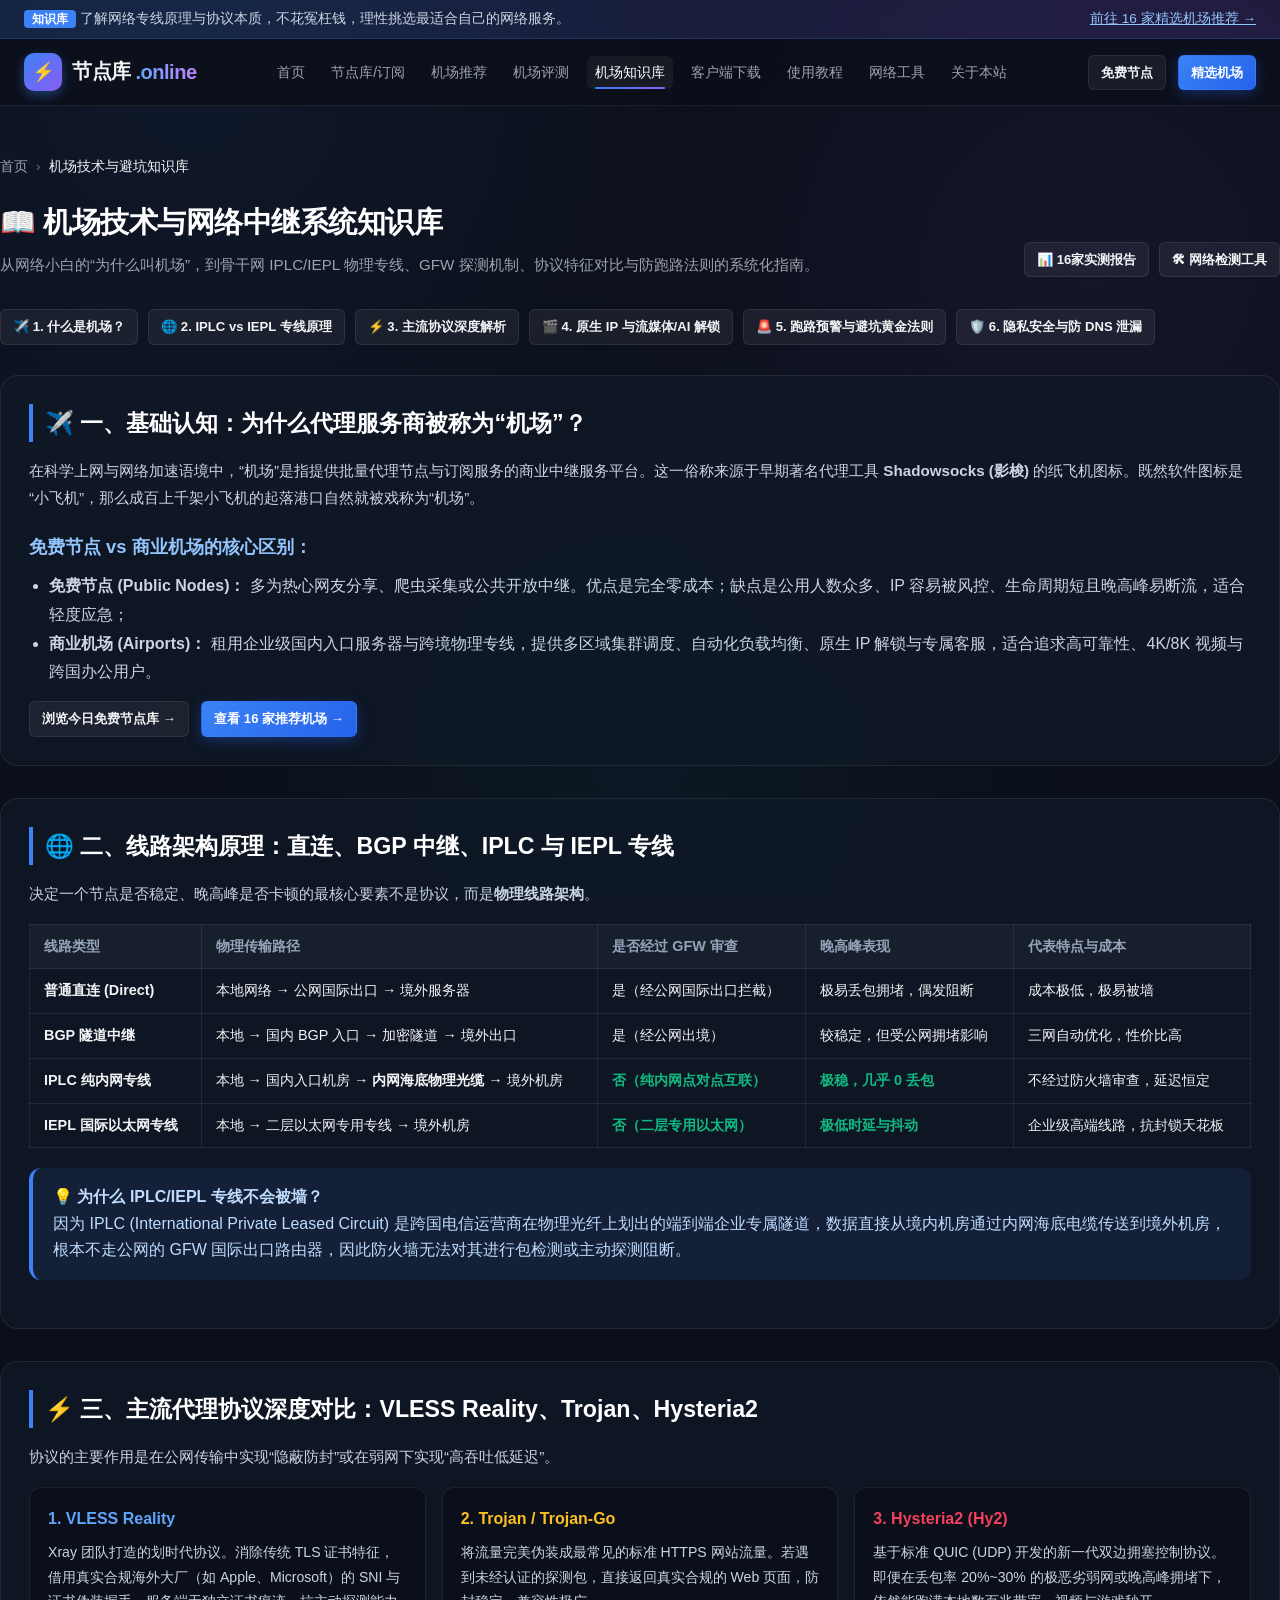
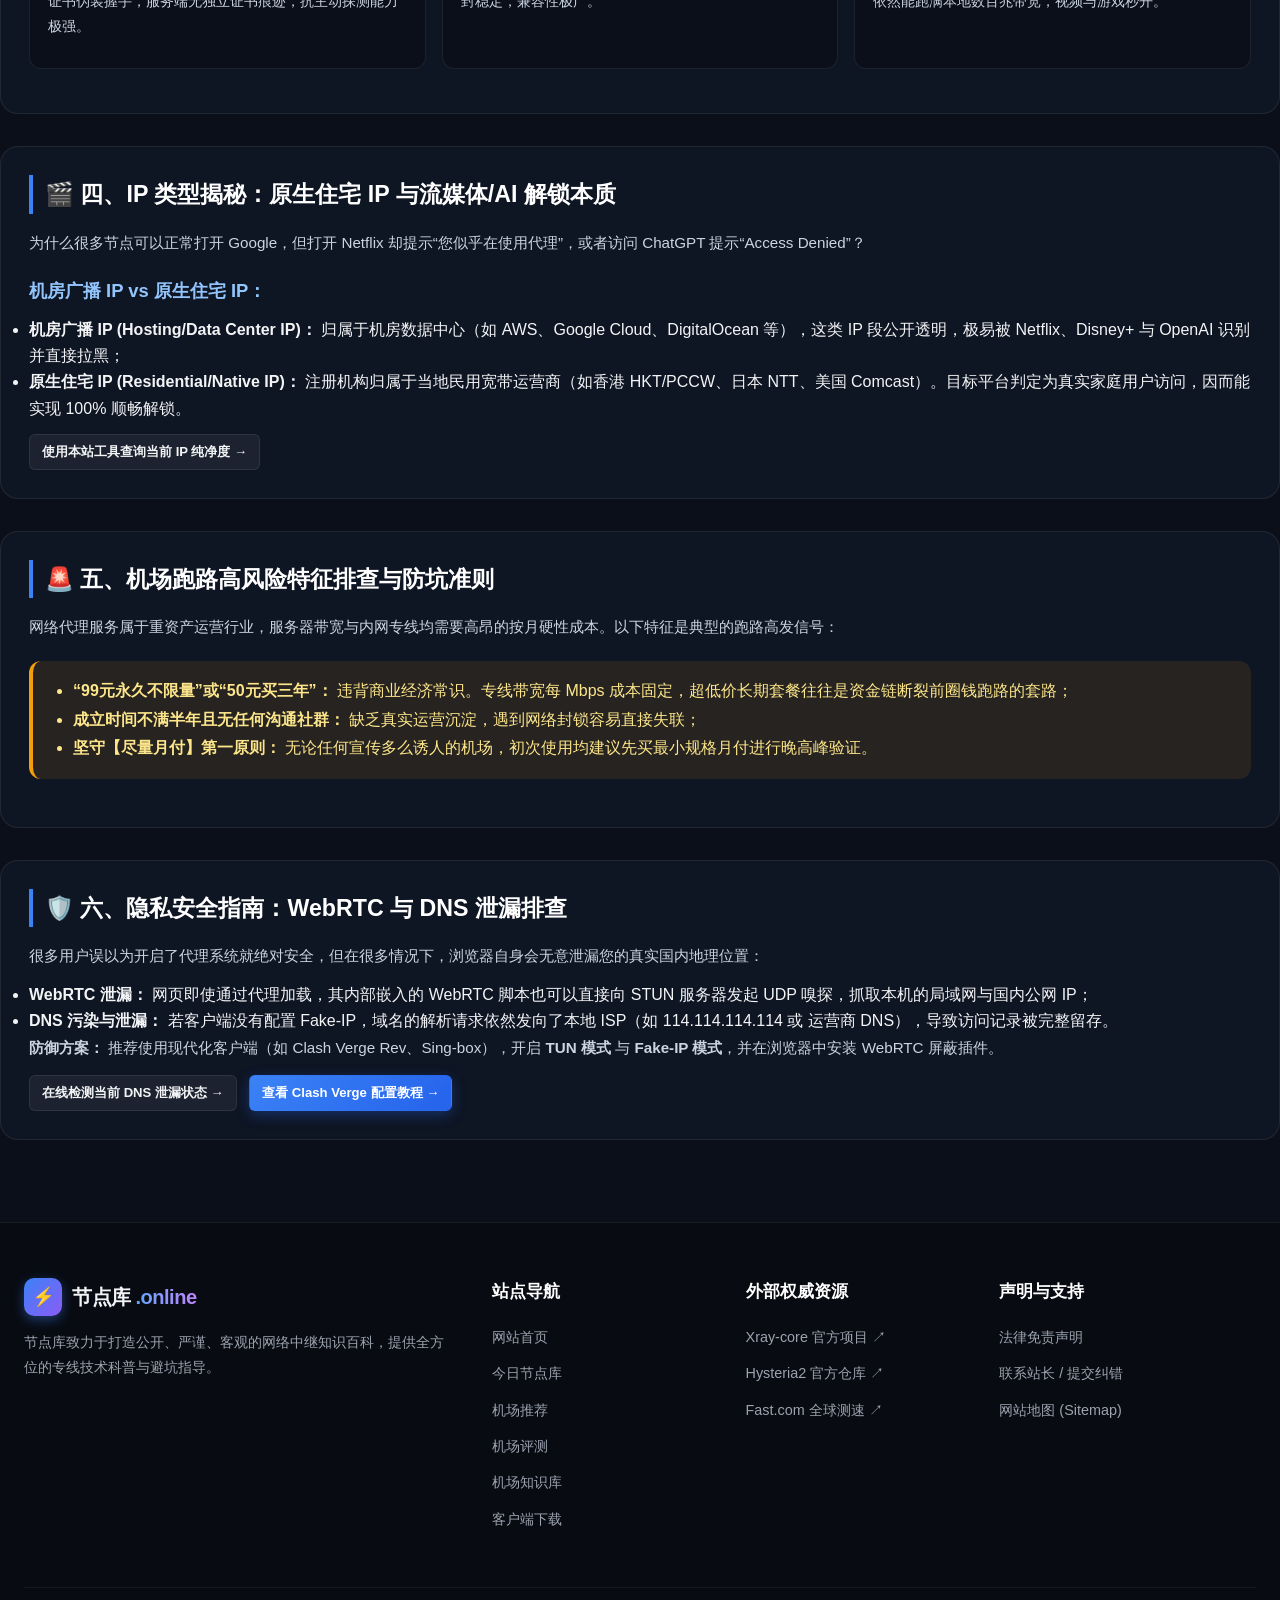
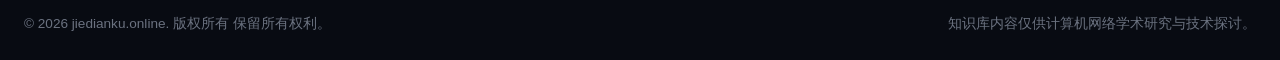
<file: knowledge.html>
<!DOCTYPE html>
<html lang="zh-CN">
<head>
  <meta charset="UTF-8">
  <meta name="viewport" content="width=device-width, initial-scale=1.0">
  <title>机场知识库 - IPLC专线原理/协议科普/流媒体解锁与避坑指南 | 节点库</title>
  <meta name="description" content="节点库 (jiedianku.online) 官方机场知识库。深度系统科普什么是机场、IPLC与IEPL专线底层原理、VLESS Reality/Trojan/Hysteria2协议区别、原生IP流媒体解锁机制与防跑路避坑百科。">
  <meta name="keywords" content="机场知识库, IPLC专线原理, IEPL专线区别, 翻墙协议科普, VLESS原理, 原生IP解锁, 机场避坑, 节点库, jiedianku.online">
  <meta name="author" content="节点库 (jiedianku.online)" />
  <meta name="robots" content="index, follow, max-image-preview:large, max-snippet:-1, max-video-preview:-1" />

  <!-- Canonical & Sitemap 规范网址 -->
  <link rel="canonical" href="https://jiedianku.online/knowledge.html" />
  <link rel="alternate" hreflang="zh-CN" href="https://jiedianku.online/knowledge.html" />
  <link rel="alternate" hreflang="x-default" href="https://jiedianku.online/knowledge.html" />
  <link rel="sitemap" type="application/xml" title="Sitemap" href="https://jiedianku.online/sitemap.xml" />

  <!-- Traditional GEO Geotargeting 地理定位标签 -->
  <meta name="geo.region" content="HK" />
  <meta name="geo.placename" content="Hong Kong" />
  <meta name="geo.position" content="22.3193;114.1694" />
  <meta name="ICBM" content="22.3193, 114.1694" />
  <meta name="DC.title" content="机场技术与避坑知识库 - 节点库" />
  <meta name="DC.publisher" content="jiedianku.online" />
  <meta name="DC.language" content="zh-CN" />

  <!-- Open Graph 社交分享标签 -->
  <meta property="og:site_name" content="节点库 (jiedianku.online)">
  <meta property="og:type" content="article">
  <meta property="og:url" content="https://jiedianku.online/knowledge.html">
  <meta property="og:title" content="机场知识库 - IPLC专线原理/协议科普/流媒体解锁与避坑百科">
  <meta property="og:description" content="系统化网络加速与代理知识库，解答从小白入门到硬核专线技术的全套疑问。">
  <meta property="og:locale" content="zh_CN">

  <!-- Twitter Card -->
  <meta name="twitter:card" content="summary_large_image">
  <meta name="twitter:title" content="机场知识库 - 节点库">
  <meta name="twitter:description" content="IPLC/IEPL专线原理、VLESS/Trojan协议深度对比与防跑路法则。">
  <meta name="twitter:url" content="https://jiedianku.online/knowledge.html">

  <link rel="stylesheet" href="css/style.css">

  <!-- Generative Engine Optimization (GEO) & Schema.org JSON-LD 结构化数据 -->
  <script type="application/ld+json">
  {
    "@context": "https://schema.org",
    "@graph": [
      {
        "@type": "WebPage",
        "@id": "https://jiedianku.online/knowledge.html#webpage",
        "url": "https://jiedianku.online/knowledge.html",
        "name": "机场知识库 - 节点库",
        "isPartOf": {
          "@type": "WebSite",
          "@id": "https://jiedianku.online/#website",
          "name": "节点库",
          "url": "https://jiedianku.online/"
        },
        "description": "网络中继专线技术、协议安全与防封防跑路知识百科。"
      }
    ]
  }
  </script>
  <style>
    /* 知识库专用样式 */
    .wiki-nav-strip {
      display: flex;
      gap: 10px;
      flex-wrap: wrap;
      margin-bottom: 30px;
    }
    .wiki-card {
      background: var(--bg-card);
      border: 1px solid var(--border-color);
      border-radius: var(--radius-lg);
      padding: 28px;
      margin-bottom: 32px;
      transition: var(--transition);
    }
    .wiki-card:hover {
      border-color: var(--border-hover);
      box-shadow: var(--shadow-sm);
    }
    .wiki-card h2 {
      font-size: 1.45rem;
      color: #fff;
      margin-bottom: 16px;
      display: flex;
      align-items: center;
      gap: 10px;
      border-left: 4px solid var(--primary);
      padding-left: 12px;
    }
    .wiki-card h3 {
      font-size: 1.15rem;
      color: #93c5fd;
      margin: 20px 0 10px 0;
    }
    .wiki-card p {
      color: #cbd5e1;
      font-size: 0.95rem;
      line-height: 1.75;
      margin-bottom: 12px;
    }
    .wiki-table {
      width: 100%;
      border-collapse: collapse;
      margin: 16px 0;
      font-size: 0.9rem;
    }
    .wiki-table th, .wiki-table td {
      padding: 10px 14px;
      border: 1px solid var(--border-color);
      text-align: left;
    }
    .wiki-table th {
      background: rgba(255, 255, 255, 0.04);
      color: #94a3b8;
    }
  </style>
</head>
<body>

  <!-- 顶部公告 -->
  <aside class="announcement-bar">
    <div class="container announcement-content">
      <div>
        <span class="announcement-badge">知识库</span>
        <span>了解网络专线原理与协议本质，不花冤枉钱，理性挑选最适合自己的网络服务。</span>
      </div>
      <div>
        <a href="recommend.html" class="announcement-link">前往 16 家精选机场推荐 &rarr;</a>
      </div>
    </div>
  </aside>

  <!-- 导航头部 Header -->
  <header class="site-header">
    <div class="container nav-wrapper">
      <a href="index.html" class="logo">
        <span class="logo-badge">⚡</span>
        <span>节点库 <span class="domain">.online</span></span>
      </a>

      <ul class="nav-links">
        <li><a href="index.html">首页</a></li>
        <li><a href="nodes.html">节点库/订阅</a></li>
        <li><a href="recommend.html">机场推荐</a></li>
        <li><a href="reviews.html">机场评测</a></li>
        <li><a href="knowledge.html" class="active">机场知识库</a></li>
        <li><a href="clients.html">客户端下载</a></li>
        <li><a href="tutorials.html">使用教程</a></li>
        <li><a href="tools.html">网络工具</a></li>
        <li><a href="about.html">关于本站</a></li>
      </ul>

      <div class="nav-actions">
        <a href="nodes.html" class="btn btn-secondary btn-sm">免费节点</a>
        <a href="recommend.html" class="btn btn-primary btn-sm">精选机场</a>
        <button class="mobile-toggle" aria-label="展开导航菜单">☰</button>
      </div>
    </div>
  </header>

  <main class="container section-py">
    <!-- 面包屑导航 -->
    <nav class="breadcrumb" aria-label="breadcrumb">
      <a href="index.html">首页</a>
      <span>&rsaquo;</span>
      <span style="color: var(--text-main);">机场技术与避坑知识库</span>
    </nav>

    <!-- 标题与介绍 -->
    <div class="section-header">
      <div>
        <h1 class="section-title">📖 机场技术与网络中继系统知识库</h1>
        <p class="section-subtitle">
          从网络小白的“为什么叫机场”，到骨干网 IPLC/IEPL 物理专线、GFW 探测机制、协议特征对比与防跑路法则的系统化指南。
        </p>
      </div>
      <div style="display: flex; gap: 10px;">
        <a href="reviews.html" class="btn btn-secondary btn-sm">📊 16家实测报告</a>
        <a href="tools.html" class="btn btn-secondary btn-sm">🛠 网络检测工具</a>
      </div>
    </div>

    <!-- 知识库章节快捷锚点 -->
    <div class="wiki-nav-strip">
      <a href="#what-is-airport" class="btn btn-secondary btn-sm">✈️ 1. 什么是机场？</a>
      <a href="#iplc-iepl" class="btn btn-secondary btn-sm">🌐 2. IPLC vs IEPL 专线原理</a>
      <a href="#protocols-diff" class="btn btn-secondary btn-sm">⚡ 3. 主流协议深度解析</a>
      <a href="#native-ip" class="btn btn-secondary btn-sm">🎬 4. 原生 IP 与流媒体/AI 解锁</a>
      <a href="#anti-fraud" class="btn btn-secondary btn-sm">🚨 5. 跑路预警与避坑黄金法则</a>
      <a href="#dns-security" class="btn btn-secondary btn-sm">🛡️ 6. 隐私安全与防 DNS 泄漏</a>
    </div>

    <!-- 知识板块 1: 基础认知 -->
    <article class="wiki-card" id="what-is-airport">
      <h2>✈️ 一、基础认知：为什么代理服务商被称为“机场”？</h2>
      <p>
        在科学上网与网络加速语境中，“机场”是指提供批量代理节点与订阅服务的商业中继服务平台。这一俗称来源于早期著名代理工具 <strong>Shadowsocks (影梭)</strong> 的纸飞机图标。既然软件图标是“小飞机”，那么成百上千架小飞机的起落港口自然就被戏称为“机场”。
      </p>
      <h3>免费节点 vs 商业机场的核心区别：</h3>
      <ul style="margin-left: 20px; line-height: 1.8; color: #cbd5e1;">
        <li><strong>免费节点 (Public Nodes)：</strong> 多为热心网友分享、爬虫采集或公共开放中继。优点是完全零成本；缺点是公用人数众多、IP 容易被风控、生命周期短且晚高峰易断流，适合轻度应急；</li>
        <li><strong>商业机场 (Airports)：</strong> 租用企业级国内入口服务器与跨境物理专线，提供多区域集群调度、自动化负载均衡、原生 IP 解锁与专属客服，适合追求高可靠性、4K/8K 视频与跨国办公用户。</li>
      </ul>
      <div style="margin-top: 14px;">
        <a href="nodes.html" class="btn btn-secondary btn-sm">浏览今日免费节点库 &rarr;</a>
        <a href="recommend.html" class="btn btn-primary btn-sm" style="margin-left: 8px;">查看 16 家推荐机场 &rarr;</a>
      </div>
    </article>

    <!-- 知识板块 2: 专线原理 -->
    <article class="wiki-card" id="iplc-iepl">
      <h2>🌐 二、线路架构原理：直连、BGP 中继、IPLC 与 IEPL 专线</h2>
      <p>
        决定一个节点是否稳定、晚高峰是否卡顿的最核心要素不是协议，而是<strong>物理线路架构</strong>。
      </p>
      <table class="wiki-table">
        <thead>
          <tr>
            <th>线路类型</th>
            <th>物理传输路径</th>
            <th>是否经过 GFW 审查</th>
            <th>晚高峰表现</th>
            <th>代表特点与成本</th>
          </tr>
        </thead>
        <tbody>
          <tr>
            <td><strong>普通直连 (Direct)</strong></td>
            <td>本地网络 &rarr; 公网国际出口 &rarr; 境外服务器</td>
            <td>是（经公网国际出口拦截）</td>
            <td>极易丢包拥堵，偶发阻断</td>
            <td>成本极低，极易被墙</td>
          </tr>
          <tr>
            <td><strong>BGP 隧道中继</strong></td>
            <td>本地 &rarr; 国内 BGP 入口 &rarr; 加密隧道 &rarr; 境外出口</td>
            <td>是（经公网出境）</td>
            <td>较稳定，但受公网拥堵影响</td>
            <td>三网自动优化，性价比高</td>
          </tr>
          <tr>
            <td><strong>IPLC 纯内网专线</strong></td>
            <td>本地 &rarr; 国内入口机房 &rarr; <strong>内网海底物理光缆</strong> &rarr; 境外机房</td>
            <td><strong style="color: var(--accent-emerald);">否（纯内网点对点互联）</strong></td>
            <td><strong style="color: var(--accent-emerald);">极稳，几乎 0 丢包</strong></td>
            <td>不经过防火墙审查，延迟恒定</td>
          </tr>
          <tr>
            <td><strong>IEPL 国际以太网专线</strong></td>
            <td>本地 &rarr; 二层以太网专用专线 &rarr; 境外机房</td>
            <td><strong style="color: var(--accent-emerald);">否（二层专用以太网）</strong></td>
            <td><strong style="color: var(--accent-emerald);">极低时延与抖动</strong></td>
            <td>企业级高端线路，抗封锁天花板</td>
          </tr>
        </tbody>
      </table>
      <div class="callout callout-info">
        <strong>💡 为什么 IPLC/IEPL 专线不会被墙？</strong><br>
        因为 IPLC (International Private Leased Circuit) 是跨国电信运营商在物理光纤上划出的端到端企业专属隧道，数据直接从境内机房通过内网海底电缆传送到境外机房，根本不走公网的 GFW 国际出口路由器，因此防火墙无法对其进行包检测或主动探测阻断。
      </div>
    </article>

    <!-- 知识板块 3: 协议横评 -->
    <article class="wiki-card" id="protocols-diff">
      <h2>⚡ 三、主流代理协议深度对比：VLESS Reality、Trojan、Hysteria2</h2>
      <p>
        协议的主要作用是在公网传输中实现“隐蔽防封”或在弱网下实现“高吞吐低延迟”。
      </p>
      <div style="display: grid; grid-template-columns: repeat(auto-fit, minmax(280px, 1fr)); gap: 16px; margin: 16px 0;">
        <div style="background: rgba(0,0,0,0.25); border-radius: var(--radius-md); padding: 18px; border: 1px solid var(--border-color);">
          <h4 style="color: #60a5fa; margin-bottom: 8px;">1. VLESS Reality</h4>
          <p style="font-size: 0.88rem; color: #cbd5e1;">
            Xray 团队打造的划时代协议。消除传统 TLS 证书特征，借用真实合规海外大厂（如 Apple、Microsoft）的 SNI 与证书伪装握手，服务端无独立证书痕迹，抗主动探测能力极强。
          </p>
        </div>
        <div style="background: rgba(0,0,0,0.25); border-radius: var(--radius-md); padding: 18px; border: 1px solid var(--border-color);">
          <h4 style="color: #fbbf24; margin-bottom: 8px;">2. Trojan / Trojan-Go</h4>
          <p style="font-size: 0.88rem; color: #cbd5e1;">
            将流量完美伪装成最常见的标准 HTTPS 网站流量。若遇到未经认证的探测包，直接返回真实合规的 Web 页面，防封稳定，兼容性极广。
          </p>
        </div>
        <div style="background: rgba(0,0,0,0.25); border-radius: var(--radius-md); padding: 18px; border: 1px solid var(--border-color);">
          <h4 style="color: #f43f5e; margin-bottom: 8px;">3. Hysteria2 (Hy2)</h4>
          <p style="font-size: 0.88rem; color: #cbd5e1;">
            基于标准 QUIC (UDP) 开发的新一代双边拥塞控制协议。即便在丢包率 20%~30% 的极恶劣弱网或晚高峰拥堵下，依然能跑满本地数百兆带宽，视频与游戏秒开。
          </p>
        </div>
      </div>
    </article>

    <!-- 知识板块 4: 原生 IP 解锁 -->
    <article class="wiki-card" id="native-ip">
      <h2>🎬 四、IP 类型揭秘：原生住宅 IP 与流媒体/AI 解锁本质</h2>
      <p>
        为什么很多节点可以正常打开 Google，但打开 Netflix 却提示“您似乎在使用代理”，或者访问 ChatGPT 提示“Access Denied”？
      </p>
      <h3>机房广播 IP vs 原生住宅 IP：</h3>
      <ul>
        <li><strong>机房广播 IP (Hosting/Data Center IP)：</strong> 归属于机房数据中心（如 AWS、Google Cloud、DigitalOcean 等），这类 IP 段公开透明，极易被 Netflix、Disney+ 与 OpenAI 识别并直接拉黑；</li>
        <li><strong>原生住宅 IP (Residential/Native IP)：</strong> 注册机构归属于当地民用宽带运营商（如香港 HKT/PCCW、日本 NTT、美国 Comcast）。目标平台判定为真实家庭用户访问，因而能实现 100% 顺畅解锁。</li>
      </ul>
      <div style="margin-top: 12px;">
        <a href="tools.html#ip-check" class="btn btn-secondary btn-sm">使用本站工具查询当前 IP 纯净度 &rarr;</a>
      </div>
    </article>

    <!-- 知识板块 5: 避坑法则 -->
    <article class="wiki-card" id="anti-fraud">
      <h2>🚨 五、机场跑路高风险特征排查与防坑准则</h2>
      <p>
        网络代理服务属于重资产运营行业，服务器带宽与内网专线均需要高昂的按月硬性成本。以下特征是典型的跑路高发信号：
      </p>
      <div class="callout callout-warning">
        <ul style="margin-left: 20px; line-height: 1.8;">
          <li><strong>“99元永久不限量”或“50元买三年”：</strong> 违背商业经济常识。专线带宽每 Mbps 成本固定，超低价长期套餐往往是资金链断裂前圈钱跑路的套路；</li>
          <li><strong>成立时间不满半年且无任何沟通社群：</strong> 缺乏真实运营沉淀，遇到网络封锁容易直接失联；</li>
          <li><strong>坚守【尽量月付】第一原则：</strong> 无论任何宣传多么诱人的机场，初次使用均建议先买最小规格月付进行晚高峰验证。</li>
        </ul>
      </div>
    </article>

    <!-- 知识板块 6: 隐私安全 -->
    <article class="wiki-card" id="dns-security">
      <h2>🛡️ 六、隐私安全指南：WebRTC 与 DNS 泄漏排查</h2>
      <p>
        很多用户误以为开启了代理系统就绝对安全，但在很多情况下，浏览器自身会无意泄漏您的真实国内地理位置：
      </p>
      <ul>
        <li><strong>WebRTC 泄漏：</strong> 网页即使通过代理加载，其内部嵌入的 WebRTC 脚本也可以直接向 STUN 服务器发起 UDP 嗅探，抓取本机的局域网与国内公网 IP；</li>
        <li><strong>DNS 污染与泄漏：</strong> 若客户端没有配置 Fake-IP，域名的解析请求依然发向了本地 ISP（如 114.114.114.114 或 运营商 DNS），导致访问记录被完整留存。</li>
      </ul>
      <p>
        <strong>防御方案：</strong> 推荐使用现代化客户端（如 Clash Verge Rev、Sing-box），开启 <strong>TUN 模式</strong> 与 <strong>Fake-IP 模式</strong>，并在浏览器中安装 WebRTC 屏蔽插件。
      </p>
      <div style="margin-top: 14px;">
        <a href="tools.html#dns-check" class="btn btn-secondary btn-sm">在线检测当前 DNS 泄漏状态 &rarr;</a>
        <a href="tutorial-clash.html" class="btn btn-primary btn-sm" style="margin-left: 8px;">查看 Clash Verge 配置教程 &rarr;</a>
      </div>
    </article>
  </main>

  <!-- 底部页脚 -->
  <footer class="site-footer">
    <div class="container">
      <div class="footer-grid">
        <div class="footer-col">
          <div class="logo" style="margin-bottom: 14px;">
            <span class="logo-badge">⚡</span>
            <span>节点库 <span class="domain">.online</span></span>
          </div>
          <p style="font-size: 0.9rem; color: var(--text-muted); line-height: 1.7; margin-bottom: 16px;">
            节点库致力于打造公开、严谨、客观的网络中继知识百科，提供全方位的专线技术科普与避坑指导。
          </p>
        </div>

        <div class="footer-col">
          <h5>站点导航</h5>
          <ul>
            <li><a href="index.html">网站首页</a></li>
            <li><a href="nodes.html">今日节点库</a></li>
            <li><a href="recommend.html">机场推荐</a></li>
            <li><a href="reviews.html">机场评测</a></li>
            <li><a href="knowledge.html">机场知识库</a></li>
            <li><a href="clients.html">客户端下载</a></li>
          </ul>
        </div>

        <div class="footer-col">
          <h5>外部权威资源</h5>
          <ul>
            <li><a href="https://github.com/XTLS/Xray-core" target="_blank" rel="noopener noreferrer">Xray-core 官方项目 ↗</a></li>
            <li><a href="https://github.com/apernet/hysteria" target="_blank" rel="noopener noreferrer">Hysteria2 官方仓库 ↗</a></li>
            <li><a href="https://fast.com/" target="_blank" rel="noopener noreferrer">Fast.com 全球测速 ↗</a></li>
          </ul>
        </div>

        <div class="footer-col">
          <h5>声明与支持</h5>
          <ul>
            <li><a href="about.html#disclaimer">法律免责声明</a></li>
            <li><a href="about.html#contact">联系站长 / 提交纠错</a></li>
            <li><a href="sitemap.xml">网站地图 (Sitemap)</a></li>
          </ul>
        </div>
      </div>

      <div class="footer-bottom">
        <div>&copy; 2026 jiedianku.online. 版权所有 保留所有权利。</div>
        <div>知识库内容仅供计算机网络学术研究与技术探讨。</div>
      </div>
    </div>
  </footer>

  <script src="js/main.js"></script>
</body>
</html>
</file>
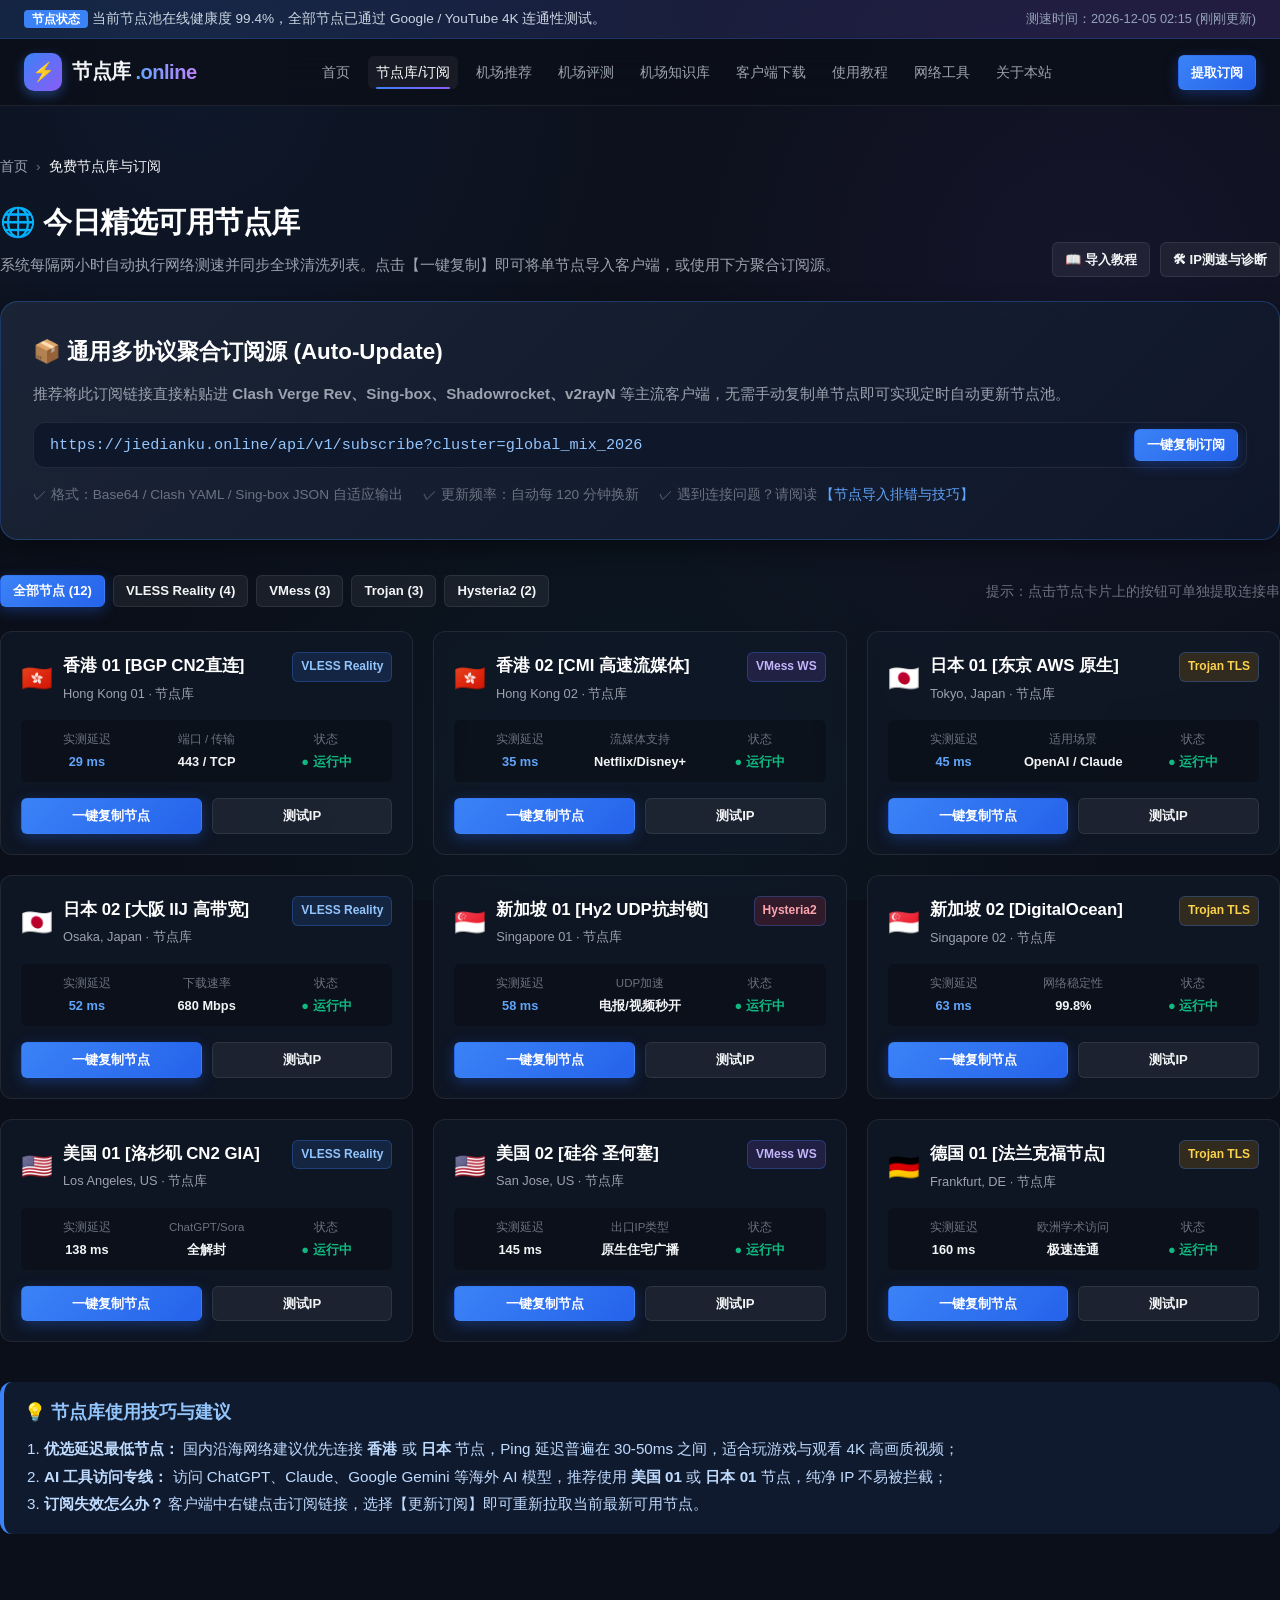
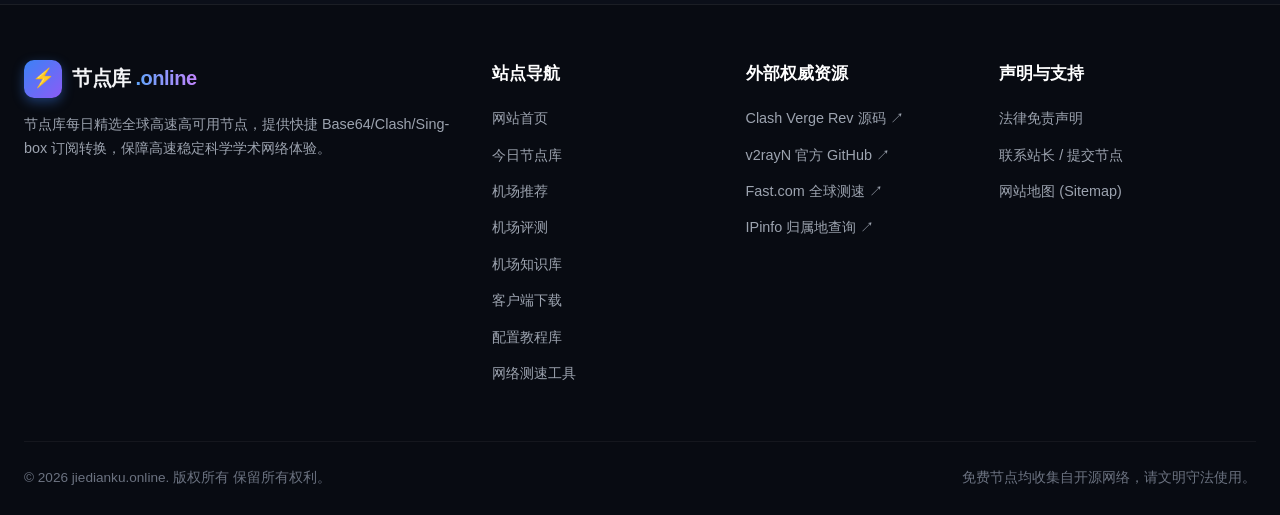
<file: nodes.html>
<!DOCTYPE html>
<html lang="zh-CN">
<head>
  <meta charset="UTF-8">
  <meta name="viewport" content="width=device-width, initial-scale=1.0">
  <title>今日免费节点库 - VLESS/VMess/Trojan/Clash订阅高速节点每日更新 | jiedianku.online</title>
  <meta name="description" content="节点库 (jiedianku.online) 节点聚合中心。提供实时测速的香港、日本、美国、新加坡免费代理节点，支持 VLESS Reality, VMess, Trojan, Clash, Sing-box 订阅一键提取。">
  <meta name="keywords" content="免费节点, 节点库, Clash订阅, VLESS节点, Trojan节点, 梯子节点, 香港节点, 日本节点, jiedianku.online">
  <meta name="author" content="节点库 (jiedianku.online)" />
  <meta name="robots" content="index, follow, max-image-preview:large, max-snippet:-1, max-video-preview:-1" />

  <!-- Canonical & Sitemap 规范网址 -->
  <link rel="canonical" href="https://jiedianku.online/nodes.html" />
  <link rel="alternate" hreflang="zh-CN" href="https://jiedianku.online/nodes.html" />
  <link rel="alternate" hreflang="x-default" href="https://jiedianku.online/nodes.html" />
  <link rel="sitemap" type="application/xml" title="Sitemap" href="https://jiedianku.online/sitemap.xml" />

  <!-- Traditional GEO Geotargeting 地理定位标签 -->
  <meta name="geo.region" content="HK" />
  <meta name="geo.placename" content="Hong Kong" />
  <meta name="geo.position" content="22.3193;114.1694" />
  <meta name="ICBM" content="22.3193, 114.1694" />
  <meta name="DC.title" content="今日免费节点库 - 节点库" />
  <meta name="DC.publisher" content="jiedianku.online" />
  <meta name="DC.language" content="zh-CN" />

  <!-- Open Graph 社交分享标签 -->
  <meta property="og:site_name" content="节点库 (jiedianku.online)">
  <meta property="og:type" content="website">
  <meta property="og:url" content="https://jiedianku.online/nodes.html">
  <meta property="og:title" content="今日免费节点库 - VLESS/VMess/Trojan/Clash订阅聚合">
  <meta property="og:description" content="包含全球多地区低延迟骨干线路节点，每2小时自动测速更新并清理失效节点。">
  <meta property="og:locale" content="zh_CN">

  <!-- Twitter Card -->
  <meta name="twitter:card" content="summary_large_image">
  <meta name="twitter:title" content="今日免费节点库 - 节点库">
  <meta name="twitter:description" content="全球多地区高速低延迟节点，每2小时自动轮询测速。">
  <meta name="twitter:url" content="https://jiedianku.online/nodes.html">

  <link rel="stylesheet" href="css/style.css">

  <!-- Generative Engine Optimization (GEO) & Schema.org JSON-LD 结构化数据 -->
  <script type="application/ld+json">
  {
    "@context": "https://schema.org",
    "@graph": [
      {
        "@type": "WebPage",
        "@id": "https://jiedianku.online/nodes.html#webpage",
        "url": "https://jiedianku.online/nodes.html",
        "name": "今日免费节点库与订阅 - 节点库",
        "isPartOf": {
          "@type": "WebSite",
          "@id": "https://jiedianku.online/#website",
          "name": "节点库",
          "url": "https://jiedianku.online/"
        },
        "description": "实时测速清洗的全球多地区免费节点列表与聚合订阅源。"
      }
    ]
  }
  </script>
<body>

  <!-- 顶部公告 -->
  <aside class="announcement-bar">
    <div class="container announcement-content">
      <div>
        <span class="announcement-badge">节点状态</span>
        <span>当前节点池在线健康度 99.4%，全部节点已通过 Google / YouTube 4K 连通性测试。</span>
      </div>
      <div>
        <span style="font-size: 0.8rem; color: #94a3b8;">测速时间：<span class="dynamic-update-time">2026-10-22 15:30</span></span>
      </div>
    </div>
  </aside>

  <!-- 导航头部 Header -->
  <header class="site-header">
    <div class="container nav-wrapper">
      <a href="index.html" class="logo">
        <span class="logo-badge">⚡</span>
        <span>节点库 <span class="domain">.online</span></span>
      </a>

      <ul class="nav-links">
        <li><a href="index.html">首页</a></li>
        <li><a href="nodes.html" class="active">节点库/订阅</a></li>
        <li><a href="recommend.html">机场推荐</a></li>
        <li><a href="reviews.html">机场评测</a></li>
        <li><a href="knowledge.html">机场知识库</a></li>
        <li><a href="clients.html">客户端下载</a></li>
        <li><a href="tutorials.html">使用教程</a></li>
        <li><a href="tools.html">网络工具</a></li>
        <li><a href="about.html">关于本站</a></li>
      </ul>

      <div class="nav-actions">
        <a href="#sub-section" class="btn btn-primary btn-sm">提取订阅</a>
        <button class="mobile-toggle" aria-label="展开导航菜单">☰</button>
      </div>
    </div>
  </header>

  <main class="container section-py">
    <!-- 面包屑导航 -->
    <nav class="breadcrumb" aria-label="breadcrumb">
      <a href="index.html">首页</a>
      <span>&rsaquo;</span>
      <span style="color: var(--text-main);">免费节点库与订阅</span>
    </nav>

    <!-- 页面标题介绍 -->
    <div class="section-header" style="margin-bottom: 24px;">
      <div>
        <h1 class="section-title">🌐 今日精选可用节点库</h1>
        <p class="section-subtitle">
          系统每隔两小时自动执行网络测速并同步全球清洗列表。点击【一键复制】即可将单节点导入客户端，或使用下方聚合订阅源。
        </p>
      </div>
      <div style="display: flex; gap: 10px;">
        <a href="tutorial-clash.html" class="btn btn-secondary btn-sm">📖 导入教程</a>
        <a href="tools.html" class="btn btn-secondary btn-sm">🛠 IP测速与诊断</a>
      </div>
    </div>

    <!-- 聚合订阅区域 -->
    <div class="sub-box" id="sub-section">
      <div class="sub-box-title">
        <span>📦 通用多协议聚合订阅源 (Auto-Update)</span>
      </div>
      <p style="color: var(--text-muted); font-size: 0.95rem;">
        推荐将此订阅链接直接粘贴进 <strong>Clash Verge Rev、Sing-box、Shadowrocket、v2rayN</strong> 等主流客户端，无需手动复制单节点即可实现定时自动更新节点池。
      </p>

      <div class="sub-input-group">
        <input type="text" id="nodes-sub-url" value="https://jiedianku.online/api/v1/subscribe?cluster=global_mix_2026" readonly>
        <button class="btn btn-primary btn-sm" data-copy-target="nodes-sub-url">一键复制订阅</button>
      </div>

      <div style="display: flex; gap: 20px; flex-wrap: wrap; font-size: 0.85rem; color: var(--text-dim);">
        <span>✓ 格式：Base64 / Clash YAML / Sing-box JSON 自适应输出</span>
        <span>✓ 更新频率：自动每 120 分钟换新</span>
        <span>✓ 遇到连接问题？请阅读 <a href="tutorials.html" style="color: #60a5fa;">【节点导入排错与技巧】</a></span>
      </div>
    </div>

    <!-- 节点分类筛选栏 -->
    <div style="display: flex; justify-content: space-between; align-items: center; flex-wrap: wrap; gap: 12px; margin-bottom: 24px;">
      <div style="display: flex; gap: 8px; flex-wrap: wrap;">
        <button class="btn btn-primary btn-sm active" data-filter="all">全部节点 (12)</button>
        <button class="btn btn-secondary btn-sm" data-filter="vless">VLESS Reality (4)</button>
        <button class="btn btn-secondary btn-sm" data-filter="vmess">VMess (3)</button>
        <button class="btn btn-secondary btn-sm" data-filter="trojan">Trojan (3)</button>
        <button class="btn btn-secondary btn-sm" data-filter="singbox">Hysteria2 (2)</button>
      </div>
      <div>
        <span style="font-size: 0.85rem; color: var(--text-dim);">提示：点击节点卡片上的按钮可单独提取连接串</span>
      </div>
    </div>

    <!-- 节点网格列表 -->
    <div class="nodes-grid">
      <!-- 节点 1 - 香港 VLESS -->
      <div class="node-card" data-protocol="vless">
        <div class="node-card-header">
          <div class="node-region">
            <span class="region-flag">🇭🇰</span>
            <div class="region-info">
              <h4>香港 01 [BGP CN2直连]</h4>
              <span>Hong Kong 01 · 节点库</span>
            </div>
          </div>
          <span class="node-protocol-tag tag-vless">VLESS Reality</span>
        </div>
        <div class="node-specs">
          <div class="spec-item">
            <span class="label">实测延迟</span>
            <span class="value fast">29 ms</span>
          </div>
          <div class="spec-item">
            <span class="label">端口 / 传输</span>
            <span class="value">443 / TCP</span>
          </div>
          <div class="spec-item">
            <span class="label">状态</span>
            <span class="value online">● 运行中</span>
          </div>
        </div>
        <div class="node-actions">
          <button class="btn btn-primary btn-sm" data-copy="vless://00000000-1111-2222-3333-444444444441@hk01.jiedianku.online:443?encryption=none&security=reality&sni=addons.mozilla.org&fp=chrome&pbk=AbCdEfGhIjKlMnOpQrStUvWxYz123456&sid=1a2b3c4d&type=tcp#%E9%A6%99%E6%B8%AF01-VLESS%E7%9B%B4%E8%BF%9E-%E8%8A%82%E7%82%B9%E5%BA%93">一键复制节点</button>
          <a href="tools.html" class="btn btn-secondary btn-sm">测试IP</a>
        </div>
      </div>

      <!-- 节点 2 - 香港 VMess -->
      <div class="node-card" data-protocol="vmess">
        <div class="node-card-header">
          <div class="node-region">
            <span class="region-flag">🇭🇰</span>
            <div class="region-info">
              <h4>香港 02 [CMI 高速流媒体]</h4>
              <span>Hong Kong 02 · 节点库</span>
            </div>
          </div>
          <span class="node-protocol-tag tag-vmess">VMess WS</span>
        </div>
        <div class="node-specs">
          <div class="spec-item">
            <span class="label">实测延迟</span>
            <span class="value fast">35 ms</span>
          </div>
          <div class="spec-item">
            <span class="label">流媒体支持</span>
            <span class="value">Netflix/Disney+</span>
          </div>
          <div class="spec-item">
            <span class="label">状态</span>
            <span class="value online">● 运行中</span>
          </div>
        </div>
        <div class="node-actions">
          <button class="btn btn-primary btn-sm" data-copy="vmess://[base64]">一键复制节点</button>
          <a href="tools.html" class="btn btn-secondary btn-sm">测试IP</a>
        </div>
      </div>

      <!-- 节点 3 - 日本 Trojan -->
      <div class="node-card" data-protocol="trojan">
        <div class="node-card-header">
          <div class="node-region">
            <span class="region-flag">🇯🇵</span>
            <div class="region-info">
              <h4>日本 01 [东京 AWS 原生]</h4>
              <span>Tokyo, Japan · 节点库</span>
            </div>
          </div>
          <span class="node-protocol-tag tag-trojan">Trojan TLS</span>
        </div>
        <div class="node-specs">
          <div class="spec-item">
            <span class="label">实测延迟</span>
            <span class="value fast">45 ms</span>
          </div>
          <div class="spec-item">
            <span class="label">适用场景</span>
            <span class="value">OpenAI / Claude</span>
          </div>
          <div class="spec-item">
            <span class="label">状态</span>
            <span class="value online">● 运行中</span>
          </div>
        </div>
        <div class="node-actions">
          <button class="btn btn-primary btn-sm" data-copy="trojan://jiedianku_pwd_jp01@jp01.jiedianku.online:443?security=tls&headerType=none&sni=jp01.jiedianku.online#%E6%97%A5%E6%9C%AC01-Trojan-%E8%8A%82%E7%82%B9%E5%BA%93">一键复制节点</button>
          <a href="tools.html" class="btn btn-secondary btn-sm">测试IP</a>
        </div>
      </div>

      <!-- 节点 4 - 日本 VLESS -->
      <div class="node-card" data-protocol="vless">
        <div class="node-card-header">
          <div class="node-region">
            <span class="region-flag">🇯🇵</span>
            <div class="region-info">
              <h4>日本 02 [大阪 IIJ 高带宽]</h4>
              <span>Osaka, Japan · 节点库</span>
            </div>
          </div>
          <span class="node-protocol-tag tag-vless">VLESS Reality</span>
        </div>
        <div class="node-specs">
          <div class="spec-item">
            <span class="label">实测延迟</span>
            <span class="value fast">52 ms</span>
          </div>
          <div class="spec-item">
            <span class="label">下载速率</span>
            <span class="value">680 Mbps</span>
          </div>
          <div class="spec-item">
            <span class="label">状态</span>
            <span class="value online">● 运行中</span>
          </div>
        </div>
        <div class="node-actions">
          <button class="btn btn-primary btn-sm" data-copy="vless://00000000-1111-2222-3333-444444444443@jp02.jiedianku.online:443?encryption=none&security=reality&sni=gateway.icloud.com&fp=chrome&pbk=AbCdEfGhIjKlMnOpQrStUvWxYz123456&sid=3c4d5e6f&type=tcp#%E6%97%A5%E6%9C%AC02-VLESS-%E8%8A%82%E7%82%B9%E5%BA%93">一键复制节点</button>
          <a href="tools.html" class="btn btn-secondary btn-sm">测试IP</a>
        </div>
      </div>

      <!-- 节点 5 - 新加坡 Hysteria2 -->
      <div class="node-card" data-protocol="singbox">
        <div class="node-card-header">
          <div class="node-region">
            <span class="region-flag">🇸🇬</span>
            <div class="region-info">
              <h4>新加坡 01 [Hy2 UDP抗封锁]</h4>
              <span>Singapore 01 · 节点库</span>
            </div>
          </div>
          <span class="node-protocol-tag tag-singbox">Hysteria2</span>
        </div>
        <div class="node-specs">
          <div class="spec-item">
            <span class="label">实测延迟</span>
            <span class="value fast">58 ms</span>
          </div>
          <div class="spec-item">
            <span class="label">UDP加速</span>
            <span class="value">电报/视频秒开</span>
          </div>
          <div class="spec-item">
            <span class="label">状态</span>
            <span class="value online">● 运行中</span>
          </div>
        </div>
        <div class="node-actions">
          <button class="btn btn-primary btn-sm" data-copy="hy2://jiedianku_hy2_sg01@sg01.jiedianku.online:443/?insecure=0&sni=sg01.jiedianku.online#%E6%96%B0%E5%8A%A0%E5%9坡01-Hy2-%E8%8A%82%E7%82%B9%E5%BA%93">一键复制节点</button>
          <a href="tools.html" class="btn btn-secondary btn-sm">测试IP</a>
        </div>
      </div>

      <!-- 节点 6 - 新加坡 Trojan -->
      <div class="node-card" data-protocol="trojan">
        <div class="node-card-header">
          <div class="node-region">
            <span class="region-flag">🇸🇬</span>
            <div class="region-info">
              <h4>新加坡 02 [DigitalOcean]</h4>
              <span>Singapore 02 · 节点库</span>
            </div>
          </div>
          <span class="node-protocol-tag tag-trojan">Trojan TLS</span>
        </div>
        <div class="node-specs">
          <div class="spec-item">
            <span class="label">实测延迟</span>
            <span class="value fast">63 ms</span>
          </div>
          <div class="spec-item">
            <span class="label">网络稳定性</span>
            <span class="value">99.8%</span>
          </div>
          <div class="spec-item">
            <span class="label">状态</span>
            <span class="value online">● 运行中</span>
          </div>
        </div>
        <div class="node-actions">
          <button class="btn btn-primary btn-sm" data-copy="trojan://jiedianku_pwd_sg02@sg02.jiedianku.online:443?security=tls&headerType=none&sni=sg02.jiedianku.online#%E6%96%B0%E5%8A%A0%E5%9坡02-Trojan-%E8%8A%82%E7%82%B9%E5%BA%93">一键复制节点</button>
          <a href="tools.html" class="btn btn-secondary btn-sm">测试IP</a>
        </div>
      </div>

      <!-- 节点 7 - 美国 VLESS -->
      <div class="node-card" data-protocol="vless">
        <div class="node-card-header">
          <div class="node-region">
            <span class="region-flag">🇺🇸</span>
            <div class="region-info">
              <h4>美国 01 [洛杉矶 CN2 GIA]</h4>
              <span>Los Angeles, US · 节点库</span>
            </div>
          </div>
          <span class="node-protocol-tag tag-vless">VLESS Reality</span>
        </div>
        <div class="node-specs">
          <div class="spec-item">
            <span class="label">实测延迟</span>
            <span class="value">138 ms</span>
          </div>
          <div class="spec-item">
            <span class="label">ChatGPT/Sora</span>
            <span class="value">全解封</span>
          </div>
          <div class="spec-item">
            <span class="label">状态</span>
            <span class="value online">● 运行中</span>
          </div>
        </div>
        <div class="node-actions">
          <button class="btn btn-primary btn-sm" data-copy="vless://00000000-1111-2222-3333-444444444444@us01.jiedianku.online:443?encryption=none&security=reality&sni=dl.google.com&fp=chrome&pbk=AbCdEfGhIjKlMnOpQrStUvWxYz123456&sid=5e6f7a8b&type=tcp#%E7%BE%8E%E5%9B%BD01-VLESS-%E8%8A%82%E7%82%B9%E5%BA%93">一键复制节点</button>
          <a href="tools.html" class="btn btn-secondary btn-sm">测试IP</a>
        </div>
      </div>

      <!-- 节点 8 - 美国 VMess -->
      <div class="node-card" data-protocol="vmess">
        <div class="node-card-header">
          <div class="node-region">
            <span class="region-flag">🇺🇸</span>
            <div class="region-info">
              <h4>美国 02 [硅谷 圣何塞]</h4>
              <span>San Jose, US · 节点库</span>
            </div>
          </div>
          <span class="node-protocol-tag tag-vmess">VMess WS</span>
        </div>
        <div class="node-specs">
          <div class="spec-item">
            <span class="label">实测延迟</span>
            <span class="value">145 ms</span>
          </div>
          <div class="spec-item">
            <span class="label">出口IP类型</span>
            <span class="value">原生住宅广播</span>
          </div>
          <div class="spec-item">
            <span class="label">状态</span>
            <span class="value online">● 运行中</span>
          </div>
        </div>
        <div class="node-actions">
          <button class="btn btn-primary btn-sm" data-copy="vmess://[base64]">一键复制节点</button>
          <a href="tools.html" class="btn btn-secondary btn-sm">测试IP</a>
        </div>
      </div>

      <!-- 节点 9 - 德国 Trojan -->
      <div class="node-card" data-protocol="trojan">
        <div class="node-card-header">
          <div class="node-region">
            <span class="region-flag">🇩🇪</span>
            <div class="region-info">
              <h4>德国 01 [法兰克福节点]</h4>
              <span>Frankfurt, DE · 节点库</span>
            </div>
          </div>
          <span class="node-protocol-tag tag-trojan">Trojan TLS</span>
        </div>
        <div class="node-specs">
          <div class="spec-item">
            <span class="label">实测延迟</span>
            <span class="value">160 ms</span>
          </div>
          <div class="spec-item">
            <span class="label">欧洲学术访问</span>
            <span class="value">极速连通</span>
          </div>
          <div class="spec-item">
            <span class="label">状态</span>
            <span class="value online">● 运行中</span>
          </div>
        </div>
        <div class="node-actions">
          <button class="btn btn-primary btn-sm" data-copy="trojan://jiedianku_pwd_de01@de01.jiedianku.online:443?security=tls&headerType=none&sni=de01.jiedianku.online#%E5%BE%B7%E5%9B%BD01-Trojan-%E8%8A%82%E7%82%B9%E5%BA%93">一键复制节点</button>
          <a href="tools.html" class="btn btn-secondary btn-sm">测试IP</a>
        </div>
      </div>
    </div>

    <!-- 节点使用小贴士 -->
    <div class="callout callout-info" style="margin-top: 40px;">
      <h3 style="color: #93c5fd; font-size: 1.1rem; margin-bottom: 8px;">💡 节点库使用技巧与建议</h3>
      <ol style="margin-left: 20px; line-height: 1.8; font-size: 0.95rem;">
        <li><strong>优选延迟最低节点：</strong> 国内沿海网络建议优先连接 <strong>香港</strong> 或 <strong>日本</strong> 节点，Ping 延迟普遍在 30-50ms 之间，适合玩游戏与观看 4K 高画质视频；</li>
        <li><strong>AI 工具访问专线：</strong> 访问 ChatGPT、Claude、Google Gemini 等海外 AI 模型，推荐使用 <strong>美国 01</strong> 或 <strong>日本 01</strong> 节点，纯净 IP 不易被拦截；</li>
        <li><strong>订阅失效怎么办？</strong> 客户端中右键点击订阅链接，选择【更新订阅】即可重新拉取当前最新可用节点。</li>
      </ol>
    </div>
  </main>

  <!-- 底部页脚 -->
  <footer class="site-footer">
    <div class="container">
      <div class="footer-grid">
        <div class="footer-col">
          <div class="logo" style="margin-bottom: 14px;">
            <span class="logo-badge">⚡</span>
            <span>节点库 <span class="domain">.online</span></span>
          </div>
          <p style="font-size: 0.9rem; color: var(--text-muted); line-height: 1.7; margin-bottom: 16px;">
            节点库每日精选全球高速高可用节点，提供快捷 Base64/Clash/Sing-box 订阅转换，保障高速稳定科学学术网络体验。
          </p>
        </div>

        <div class="footer-col">
          <h5>站点导航</h5>
          <ul>
            <li><a href="index.html">网站首页</a></li>
            <li><a href="nodes.html">今日节点库</a></li>
            <li><a href="recommend.html">机场推荐</a></li>
            <li><a href="reviews.html">机场评测</a></li>
            <li><a href="knowledge.html">机场知识库</a></li>
            <li><a href="clients.html">客户端下载</a></li>
            <li><a href="tutorials.html">配置教程库</a></li>
            <li><a href="tools.html">网络测速工具</a></li>
          </ul>
        </div>

        <div class="footer-col">
          <h5>外部权威资源</h5>
          <ul>
            <li><a href="https://github.com/clash-verge-rev/clash-verge-rev" target="_blank" rel="noopener noreferrer">Clash Verge Rev 源码 ↗</a></li>
            <li><a href="https://github.com/2dust/v2rayN" target="_blank" rel="noopener noreferrer">v2rayN 官方 GitHub ↗</a></li>
            <li><a href="https://fast.com/" target="_blank" rel="noopener noreferrer">Fast.com 全球测速 ↗</a></li>
            <li><a href="https://ipinfo.io/" target="_blank" rel="noopener noreferrer">IPinfo 归属地查询 ↗</a></li>
          </ul>
        </div>

        <div class="footer-col">
          <h5>声明与支持</h5>
          <ul>
            <li><a href="about.html#disclaimer">法律免责声明</a></li>
            <li><a href="about.html#contact">联系站长 / 提交节点</a></li>
            <li><a href="sitemap.xml">网站地图 (Sitemap)</a></li>
          </ul>
        </div>
      </div>

      <div class="footer-bottom">
        <div>&copy; 2026 jiedianku.online. 版权所有 保留所有权利。</div>
        <div>免费节点均收集自开源网络，请文明守法使用。</div>
      </div>
    </div>
  </footer>

  <script src="js/main.js"></script>
</body>
</html>
</file>
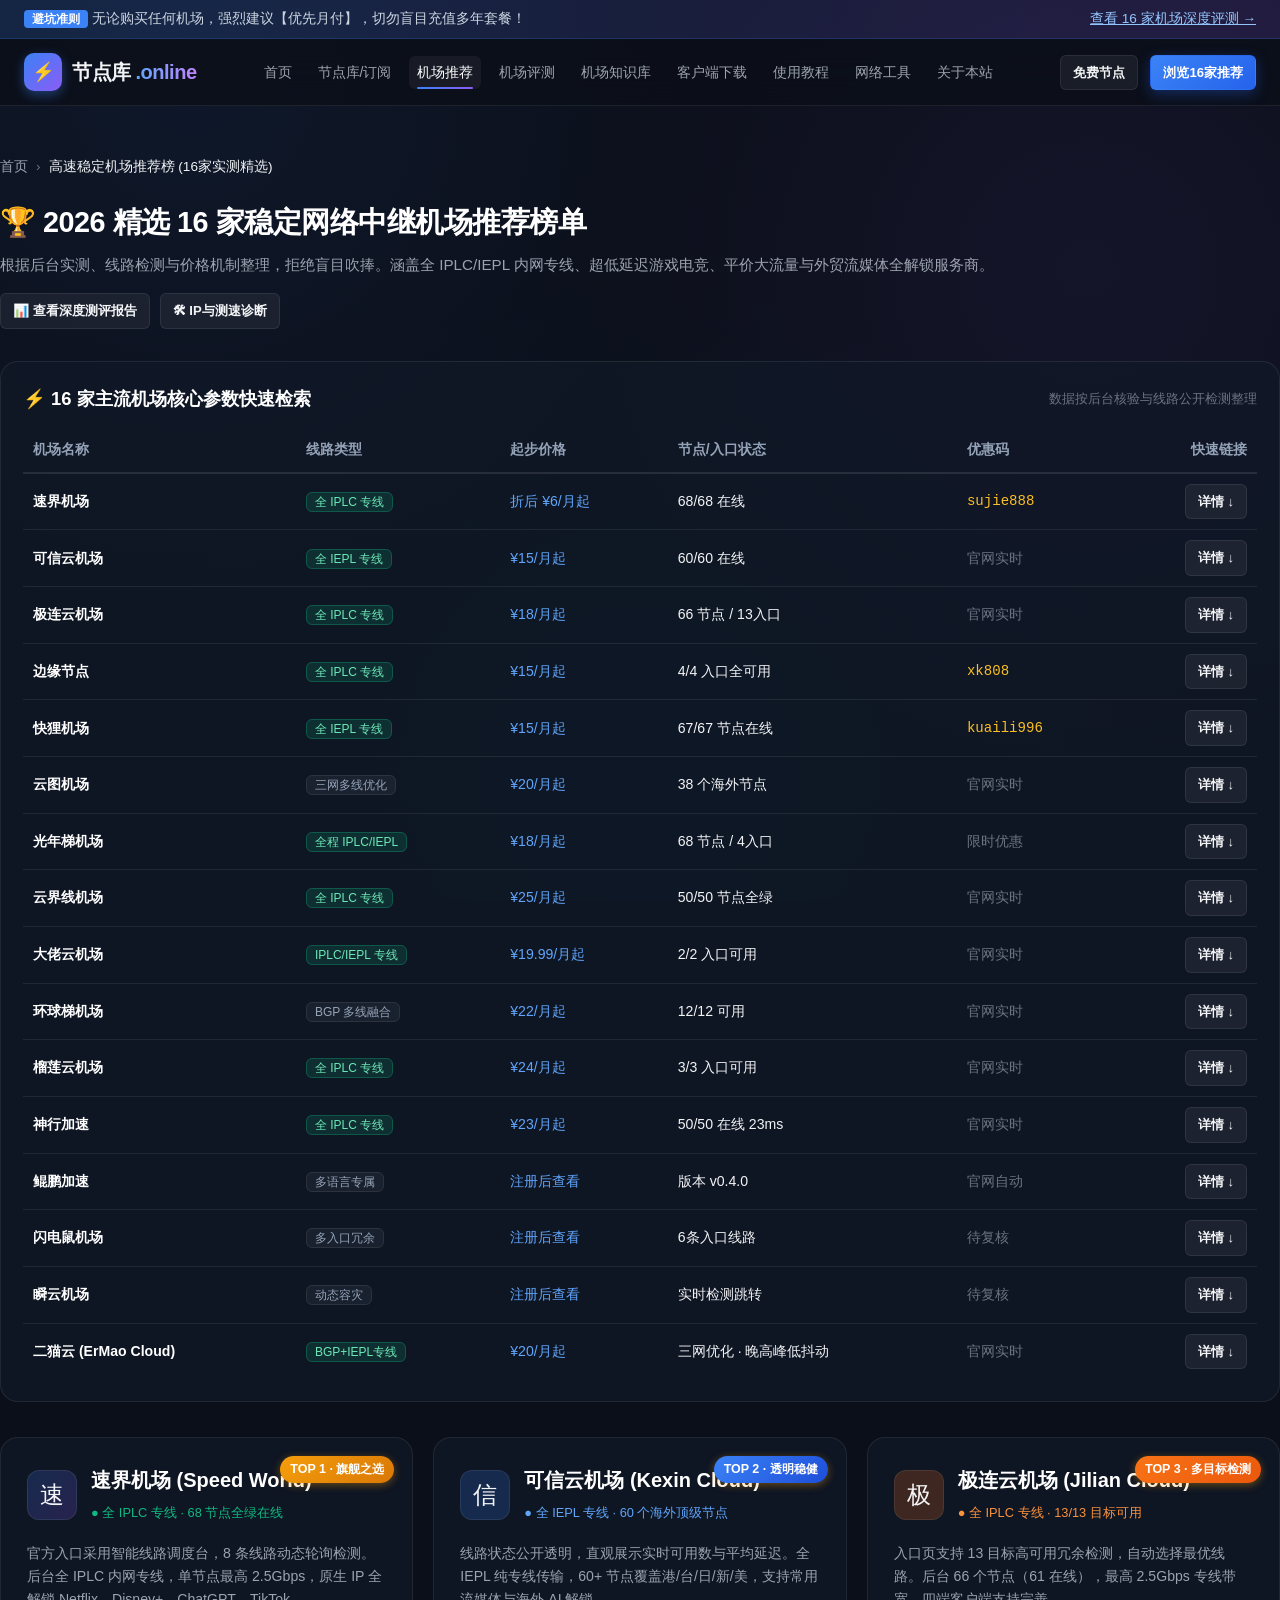
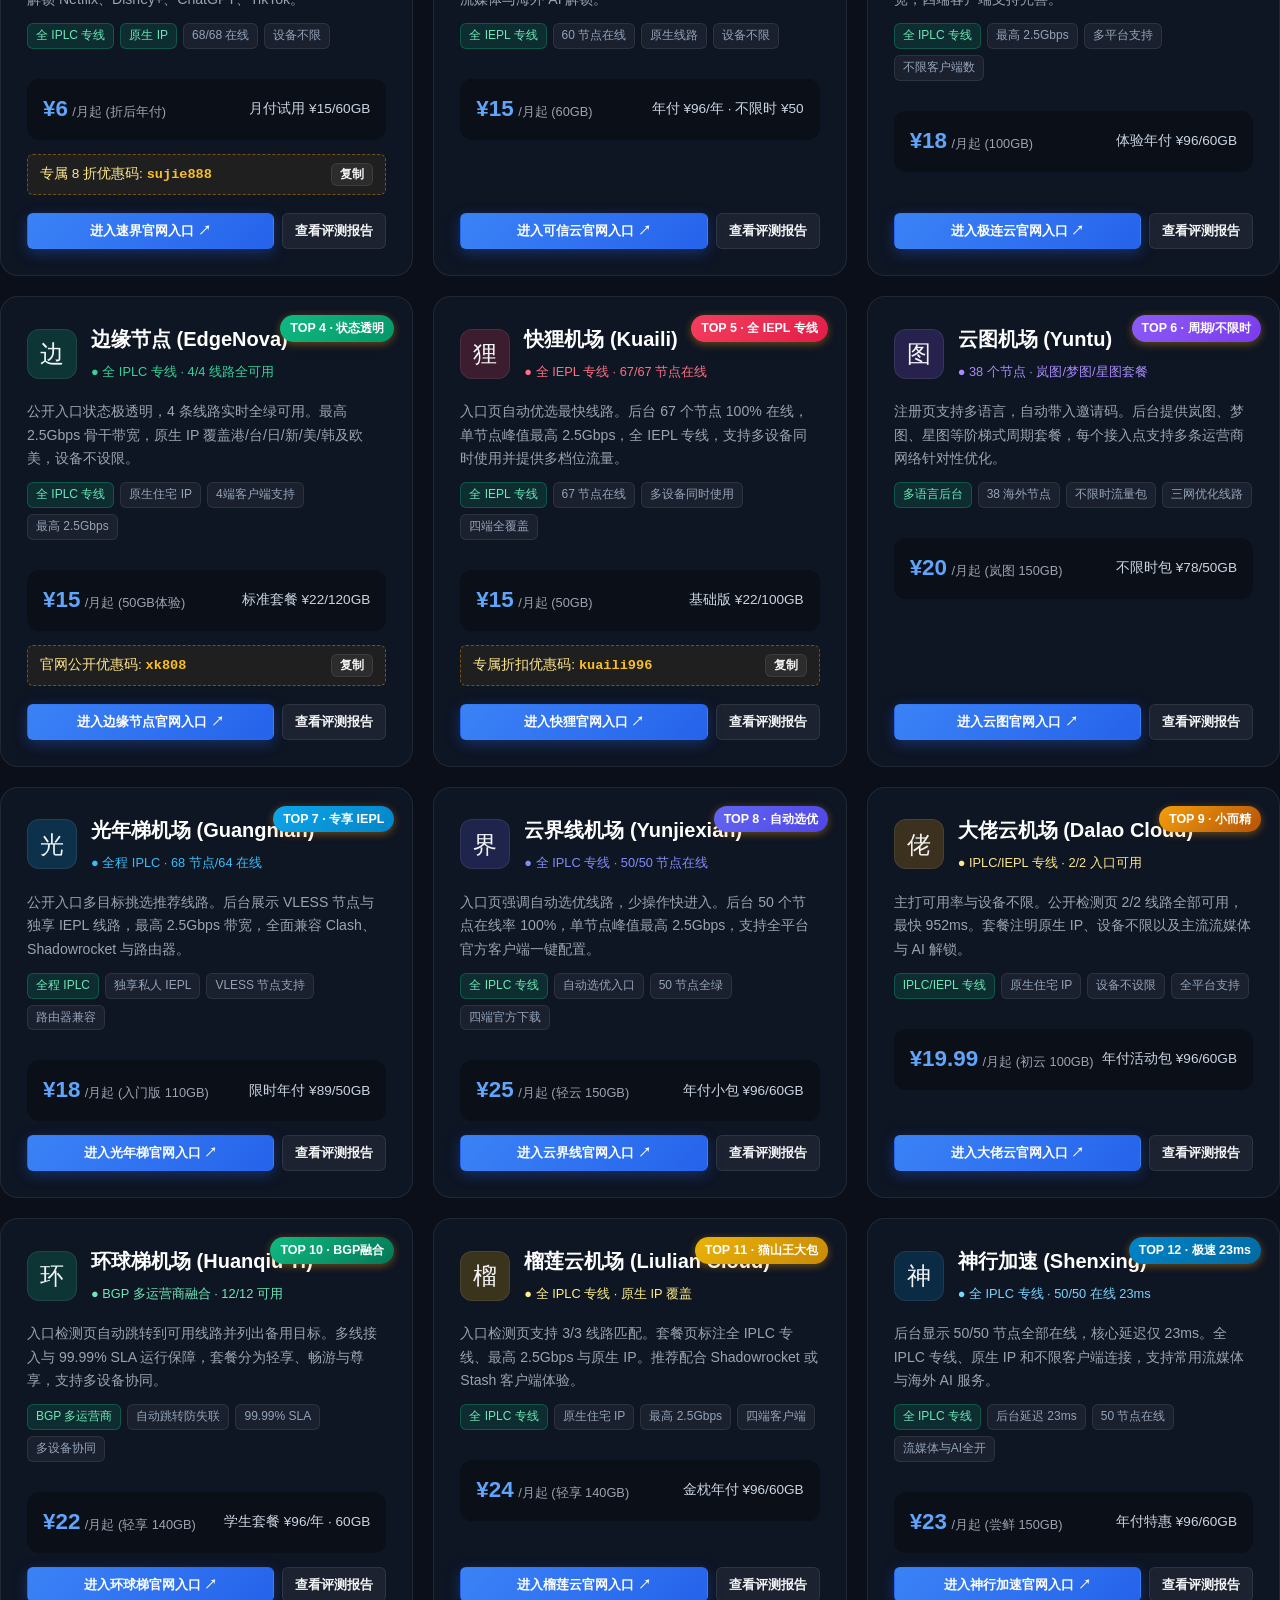
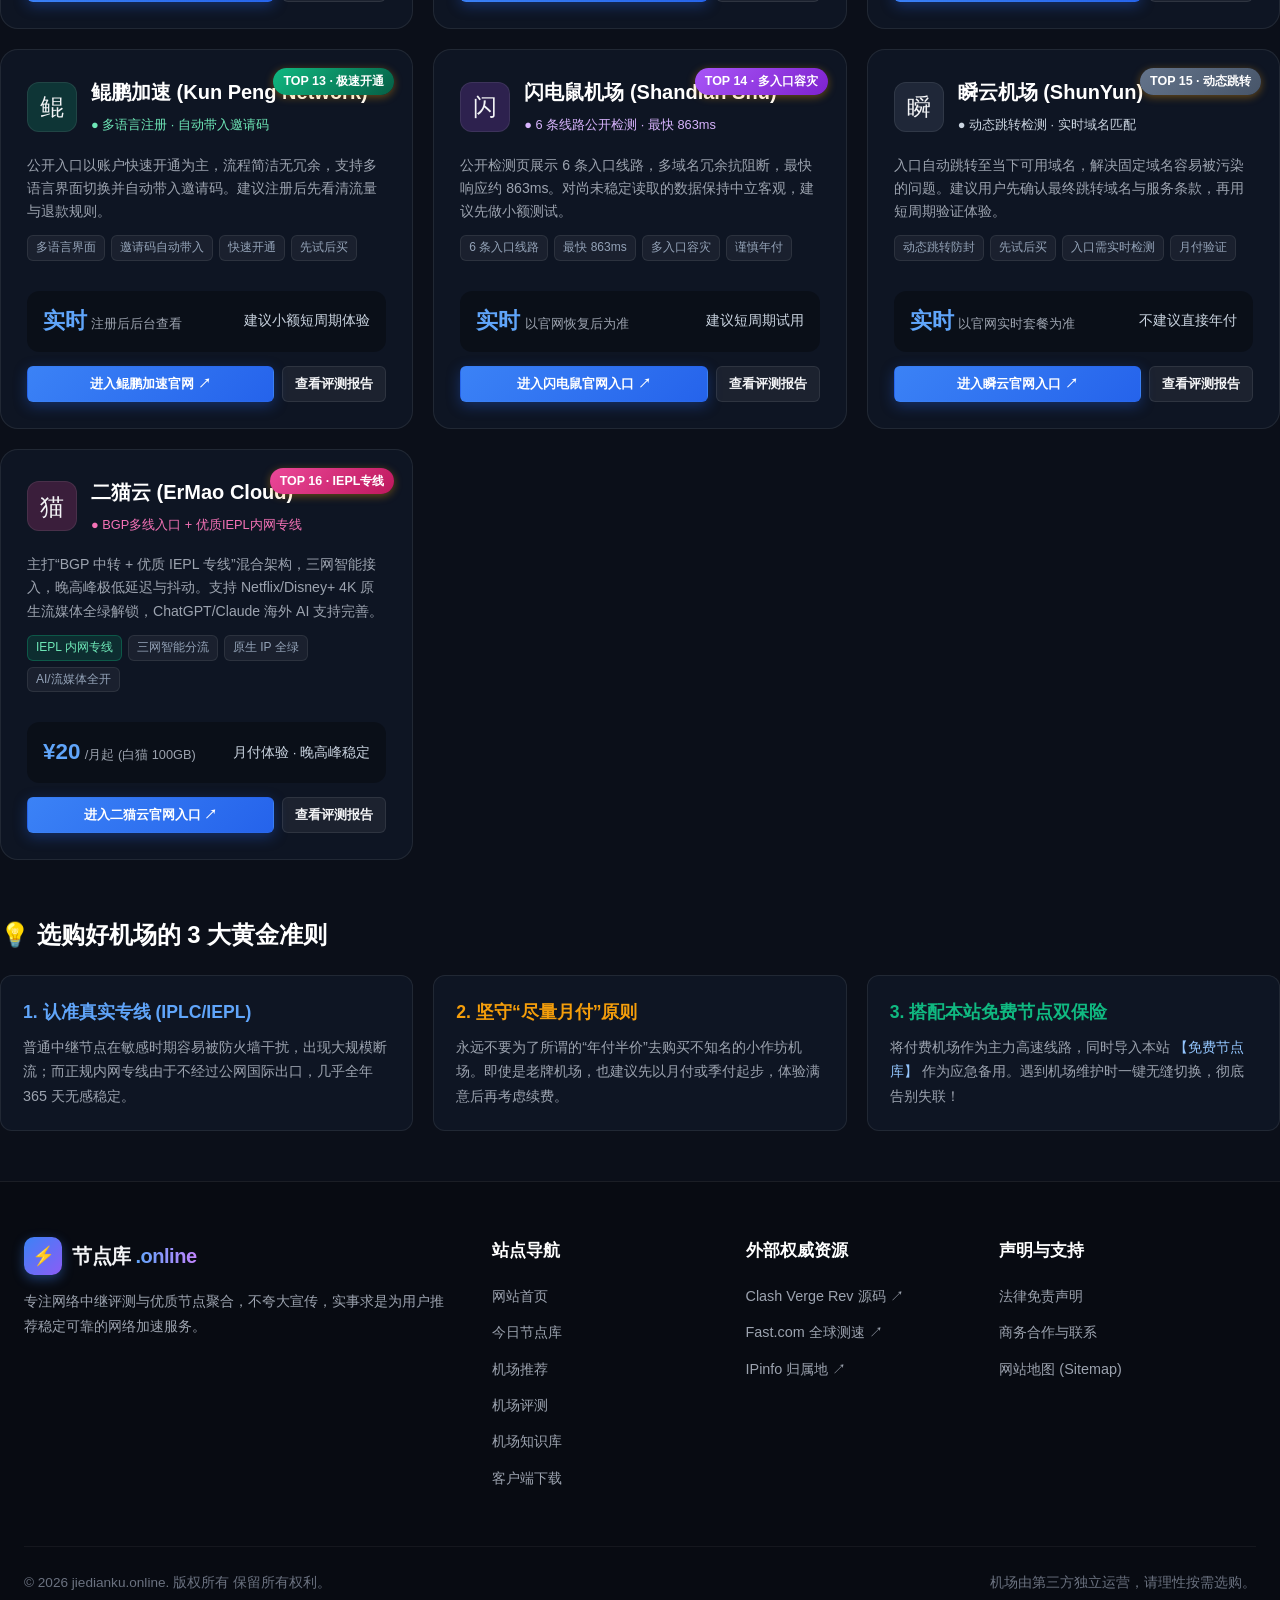
<file: recommend.html>
<!DOCTYPE html>
<html lang="zh-CN">
<head>
  <meta charset="UTF-8">
  <meta name="viewport" content="width=device-width, initial-scale=1.0">
  <title>2026 高速稳定机场推荐 - 16家精选IPLC/IEPL内网专线与高性价比节点梯子榜单 | 节点库</title>
  <meta name="description" content="节点库 (jiedianku.online) 精选2026年最新16家高速稳定翻墙机场推荐。真实收录速界机场、可信云、极连云、边缘节点、光年梯、二猫云等，全IPLC/IEPL内网专线、晚高峰不卡顿、全解锁Netflix/Disney+/ChatGPT，附独家折扣优惠码与官网直达入口。">
  <meta name="keywords" content="机场推荐, 稳定机场, IPLC专线机场, 便宜机场, 梯子推荐, 速界机场, 极连云, 光年梯, 边缘节点, 可信云, 二猫云, 节点库, jiedianku.online">
  <meta name="author" content="节点库 (jiedianku.online)" />
  <meta name="robots" content="index, follow, max-image-preview:large, max-snippet:-1, max-video-preview:-1" />

  <!-- Canonical & Sitemap 规范网址 -->
  <link rel="canonical" href="https://jiedianku.online/recommend.html" />
  <link rel="alternate" hreflang="zh-CN" href="https://jiedianku.online/recommend.html" />
  <link rel="alternate" hreflang="x-default" href="https://jiedianku.online/recommend.html" />
  <link rel="sitemap" type="application/xml" title="Sitemap" href="https://jiedianku.online/sitemap.xml" />

  <!-- Traditional GEO Geotargeting 地理定位标签 -->
  <meta name="geo.region" content="HK" />
  <meta name="geo.placename" content="Hong Kong" />
  <meta name="geo.position" content="22.3193;114.1694" />
  <meta name="ICBM" content="22.3193, 114.1694" />
  <meta name="DC.title" content="2026 高速稳定机场推荐 - 节点库" />
  <meta name="DC.publisher" content="jiedianku.online" />
  <meta name="DC.language" content="zh-CN" />

  <!-- Open Graph 社交分享标签 -->
  <meta property="og:site_name" content="节点库 (jiedianku.online)">
  <meta property="og:type" content="article">
  <meta property="og:url" content="https://jiedianku.online/recommend.html">
  <meta property="og:title" content="2026 高速稳定机场推荐 - 16家精选专线机场榜单">
  <meta property="og:description" content="客观实测16家主流机场，提供价格、专线类型、优惠码与官网直达链接。">
  <meta property="og:locale" content="zh_CN">

  <!-- Twitter Card -->
  <meta name="twitter:card" content="summary_large_image">
  <meta name="twitter:title" content="2026 稳定机场推荐榜 - 节点库">
  <meta name="twitter:description" content="精选16家IPLC/IEPL内网专线机场，低延迟晚高峰不卡顿，附专属优惠码。">
  <meta name="twitter:url" content="https://jiedianku.online/recommend.html">

  <link rel="stylesheet" href="css/style.css">

  <!-- Generative Engine Optimization (GEO) & Schema.org JSON-LD 结构化数据 (ItemList) -->
  <script type="application/ld+json">
  {
    "@context": "https://schema.org",
    "@graph": [
      {
        "@type": "WebPage",
        "@id": "https://jiedianku.online/recommend.html#webpage",
        "url": "https://jiedianku.online/recommend.html",
        "name": "2026 高速稳定机场推荐 - 16家精选专线机场榜单",
        "isPartOf": {
          "@type": "WebSite",
          "@id": "https://jiedianku.online/#website",
          "name": "节点库",
          "url": "https://jiedianku.online/"
        },
        "description": "经过实测与后台核验的16家主流网络加速服务商推荐列表，附带优惠码与官网直达入口。"
      },
      {
        "@type": "ItemList",
        "name": "2026优质机场推荐榜单",
        "description": "全IPLC/IEPL内网专线与高性价比节点梯子推荐列表",
        "itemListElement": [
          {
            "@type": "ListItem",
            "position": 1,
            "name": "速界机场 (Speed World)",
            "description": "8条线路自动检测，全IPLC专线，68/68在线，优惠码sujie888享8折，折后低至6元/月",
            "url": "https://jiedianku.online/recommend.html#speed"
          },
          {
            "@type": "ListItem",
            "position": 2,
            "name": "可信云机场 (Kexin Cloud)",
            "description": "全IEPL专线，60个海外节点在线，支持流媒体与AI解锁，起步15元/月",
            "url": "https://jiedianku.online/recommend.html#kexin"
          },
          {
            "@type": "ListItem",
            "position": 3,
            "name": "极连云机场 (Jilian Cloud)",
            "description": "全IPLC专线，最高2.5Gbps，13目标冗余检测，四端客户端支持完善",
            "url": "https://jiedianku.online/recommend.html#jilian"
          },
          {
            "@type": "ListItem",
            "position": 4,
            "name": "边缘节点 (EdgeNova)",
            "description": "4/4入口全可用，全IPLC专线，原生住宅IP，最高2.5Gbps，优惠码xk808",
            "url": "https://jiedianku.online/recommend.html#edge"
          },
          {
            "@type": "ListItem",
            "position": 5,
            "name": "快狸机场 (Kuaili)",
            "description": "67/67节点全在线，全IEPL专线，单节点2.5Gbps，优惠码kuaili996",
            "url": "https://jiedianku.online/recommend.html#kuaili"
          },
          {
            "@type": "ListItem",
            "position": 6,
            "name": "光年梯机场 (Guangnian)",
            "description": "全程IPLC与独享私人IEPL专线，64节点在线，支持VLESS与路由器",
            "url": "https://jiedianku.online/recommend.html#guangnian"
          },
          {
            "@type": "ListItem",
            "position": 16,
            "name": "二猫云 (ErMao Cloud)",
            "description": "BGP+优质IEPL内网专线混合架构，三网优化，流媒体与AI全解，起步20元/月",
            "url": "https://jiedianku.online/recommend.html#ermaoyun"
          }
        ]
      }
    ]
  }
  </script>
</head>
<body>

  <!-- 顶部公告 -->
  <aside class="announcement-bar">
    <div class="container announcement-content">
      <div>
        <span class="announcement-badge">避坑准则</span>
        <span>无论购买任何机场，强烈建议【优先月付】，切勿盲目充值多年套餐！</span>
      </div>
      <div>
        <a href="reviews.html" class="announcement-link">查看 16 家机场深度评测 &rarr;</a>
      </div>
    </div>
  </aside>

  <!-- 导航头部 Header -->
  <header class="site-header">
    <div class="container nav-wrapper">
      <a href="index.html" class="logo">
        <span class="logo-badge">⚡</span>
        <span>节点库 <span class="domain">.online</span></span>
      </a>

      <ul class="nav-links">
        <li><a href="index.html">首页</a></li>
        <li><a href="nodes.html">节点库/订阅</a></li>
        <li><a href="recommend.html" class="active">机场推荐</a></li>
        <li><a href="reviews.html">机场评测</a></li>
        <li><a href="knowledge.html">机场知识库</a></li>
        <li><a href="clients.html">客户端下载</a></li>
        <li><a href="tutorials.html">使用教程</a></li>
        <li><a href="tools.html">网络工具</a></li>
        <li><a href="about.html">关于本站</a></li>
      </ul>

      <div class="nav-actions">
        <a href="nodes.html" class="btn btn-secondary btn-sm">免费节点</a>
        <a href="#airport-grid" class="btn btn-primary btn-sm">浏览16家推荐</a>
        <button class="mobile-toggle" aria-label="展开导航菜单">☰</button>
      </div>
    </div>
  </header>

  <main class="container section-py">
    <!-- 面包屑导航 -->
    <nav class="breadcrumb" aria-label="breadcrumb">
      <a href="index.html">首页</a>
      <span>&rsaquo;</span>
      <span style="color: var(--text-main);">高速稳定机场推荐榜 (16家实测精选)</span>
    </nav>

    <!-- 标题与介绍 -->
    <div class="section-header">
      <div>
        <h1 class="section-title">🏆 2026 精选 16 家稳定网络中继机场推荐榜单</h1>
        <p class="section-subtitle">
          根据后台实测、线路检测与价格机制整理，拒绝盲目吹捧。涵盖全 IPLC/IEPL 内网专线、超低延迟游戏电竞、平价大流量与外贸流媒体全解锁服务商。
        </p>
      </div>
      <div style="display: flex; gap: 10px;">
        <a href="reviews.html" class="btn btn-secondary btn-sm">📊 查看深度测评报告</a>
        <a href="tools.html" class="btn btn-secondary btn-sm">🛠 IP与测速诊断</a>
      </div>
    </div>

    <!-- 16 家机场综合横向对比速查表 -->
    <div style="background: var(--bg-card); border: 1px solid var(--border-color); border-radius: var(--radius-lg); padding: 22px; margin-bottom: 35px; overflow-x: auto;">
      <div style="display: flex; justify-content: space-between; align-items: center; margin-bottom: 14px;">
        <h2 style="font-size: 1.15rem; color: #fff; margin: 0;">⚡ 16 家主流机场核心参数快速检索</h2>
        <span style="font-size: 0.82rem; color: var(--text-dim);">数据按后台核验与线路公开检测整理</span>
      </div>
      <table style="width: 100%; border-collapse: collapse; min-width: 720px; font-size: 0.88rem;">
        <thead>
          <tr style="border-bottom: 2px solid rgba(255, 255, 255, 0.1); text-align: left; color: #94a3b8;">
            <th style="padding: 10px;">机场名称</th>
            <th style="padding: 10px;">线路类型</th>
            <th style="padding: 10px;">起步价格</th>
            <th style="padding: 10px;">节点/入口状态</th>
            <th style="padding: 10px;">优惠码</th>
            <th style="padding: 10px; text-align: right;">快速链接</th>
          </tr>
        </thead>
        <tbody>
          <tr style="border-bottom: 1px solid var(--border-color);">
            <td style="padding: 10px; font-weight: 700; color: #fff;">速界机场</td>
            <td style="padding: 10px;"><span class="airport-tag highlight">全 IPLC 专线</span></td>
            <td style="padding: 10px; color: #60a5fa;">折后 ¥6/月起</td>
            <td style="padding: 10px;">68/68 在线</td>
            <td style="padding: 10px; color: #fbbf24; font-family: monospace;">sujie888</td>
            <td style="padding: 10px; text-align: right;"><a href="#speed" class="btn btn-secondary btn-sm">详情 &darr;</a></td>
          </tr>
          <tr style="border-bottom: 1px solid var(--border-color);">
            <td style="padding: 10px; font-weight: 700; color: #fff;">可信云机场</td>
            <td style="padding: 10px;"><span class="airport-tag highlight">全 IEPL 专线</span></td>
            <td style="padding: 10px; color: #60a5fa;">¥15/月起</td>
            <td style="padding: 10px;">60/60 在线</td>
            <td style="padding: 10px; color: var(--text-dim);">官网实时</td>
            <td style="padding: 10px; text-align: right;"><a href="#kexin" class="btn btn-secondary btn-sm">详情 &darr;</a></td>
          </tr>
          <tr style="border-bottom: 1px solid var(--border-color);">
            <td style="padding: 10px; font-weight: 700; color: #fff;">极连云机场</td>
            <td style="padding: 10px;"><span class="airport-tag highlight">全 IPLC 专线</span></td>
            <td style="padding: 10px; color: #60a5fa;">¥18/月起</td>
            <td style="padding: 10px;">66 节点 / 13入口</td>
            <td style="padding: 10px; color: var(--text-dim);">官网实时</td>
            <td style="padding: 10px; text-align: right;"><a href="#jilian" class="btn btn-secondary btn-sm">详情 &darr;</a></td>
          </tr>
          <tr style="border-bottom: 1px solid var(--border-color);">
            <td style="padding: 10px; font-weight: 700; color: #fff;">边缘节点</td>
            <td style="padding: 10px;"><span class="airport-tag highlight">全 IPLC 专线</span></td>
            <td style="padding: 10px; color: #60a5fa;">¥15/月起</td>
            <td style="padding: 10px;">4/4 入口全可用</td>
            <td style="padding: 10px; color: #fbbf24; font-family: monospace;">xk808</td>
            <td style="padding: 10px; text-align: right;"><a href="#edge" class="btn btn-secondary btn-sm">详情 &darr;</a></td>
          </tr>
          <tr style="border-bottom: 1px solid var(--border-color);">
            <td style="padding: 10px; font-weight: 700; color: #fff;">快狸机场</td>
            <td style="padding: 10px;"><span class="airport-tag highlight">全 IEPL 专线</span></td>
            <td style="padding: 10px; color: #60a5fa;">¥15/月起</td>
            <td style="padding: 10px;">67/67 节点在线</td>
            <td style="padding: 10px; color: #fbbf24; font-family: monospace;">kuaili996</td>
            <td style="padding: 10px; text-align: right;"><a href="#kuaili" class="btn btn-secondary btn-sm">详情 &darr;</a></td>
          </tr>
          <tr style="border-bottom: 1px solid var(--border-color);">
            <td style="padding: 10px; font-weight: 700; color: #fff;">云图机场</td>
            <td style="padding: 10px;"><span class="airport-tag">三网多线优化</span></td>
            <td style="padding: 10px; color: #60a5fa;">¥20/月起</td>
            <td style="padding: 10px;">38 个海外节点</td>
            <td style="padding: 10px; color: var(--text-dim);">官网实时</td>
            <td style="padding: 10px; text-align: right;"><a href="#yuntu" class="btn btn-secondary btn-sm">详情 &darr;</a></td>
          </tr>
          <tr style="border-bottom: 1px solid var(--border-color);">
            <td style="padding: 10px; font-weight: 700; color: #fff;">光年梯机场</td>
            <td style="padding: 10px;"><span class="airport-tag highlight">全程 IPLC/IEPL</span></td>
            <td style="padding: 10px; color: #60a5fa;">¥18/月起</td>
            <td style="padding: 10px;">68 节点 / 4入口</td>
            <td style="padding: 10px; color: var(--text-dim);">限时优惠</td>
            <td style="padding: 10px; text-align: right;"><a href="#guangnian" class="btn btn-secondary btn-sm">详情 &darr;</a></td>
          </tr>
          <tr style="border-bottom: 1px solid var(--border-color);">
            <td style="padding: 10px; font-weight: 700; color: #fff;">云界线机场</td>
            <td style="padding: 10px;"><span class="airport-tag highlight">全 IPLC 专线</span></td>
            <td style="padding: 10px; color: #60a5fa;">¥25/月起</td>
            <td style="padding: 10px;">50/50 节点全绿</td>
            <td style="padding: 10px; color: var(--text-dim);">官网实时</td>
            <td style="padding: 10px; text-align: right;"><a href="#yunjiexian" class="btn btn-secondary btn-sm">详情 &darr;</a></td>
          </tr>
          <tr style="border-bottom: 1px solid var(--border-color);">
            <td style="padding: 10px; font-weight: 700; color: #fff;">大佬云机场</td>
            <td style="padding: 10px;"><span class="airport-tag highlight">IPLC/IEPL 专线</span></td>
            <td style="padding: 10px; color: #60a5fa;">¥19.99/月起</td>
            <td style="padding: 10px;">2/2 入口可用</td>
            <td style="padding: 10px; color: var(--text-dim);">官网实时</td>
            <td style="padding: 10px; text-align: right;"><a href="#dalao" class="btn btn-secondary btn-sm">详情 &darr;</a></td>
          </tr>
          <tr style="border-bottom: 1px solid var(--border-color);">
            <td style="padding: 10px; font-weight: 700; color: #fff;">环球梯机场</td>
            <td style="padding: 10px;"><span class="airport-tag">BGP 多线融合</span></td>
            <td style="padding: 10px; color: #60a5fa;">¥22/月起</td>
            <td style="padding: 10px;">12/12 可用</td>
            <td style="padding: 10px; color: var(--text-dim);">官网实时</td>
            <td style="padding: 10px; text-align: right;"><a href="#huanqiu" class="btn btn-secondary btn-sm">详情 &darr;</a></td>
          </tr>
          <tr style="border-bottom: 1px solid var(--border-color);">
            <td style="padding: 10px; font-weight: 700; color: #fff;">榴莲云机场</td>
            <td style="padding: 10px;"><span class="airport-tag highlight">全 IPLC 专线</span></td>
            <td style="padding: 10px; color: #60a5fa;">¥24/月起</td>
            <td style="padding: 10px;">3/3 入口可用</td>
            <td style="padding: 10px; color: var(--text-dim);">官网实时</td>
            <td style="padding: 10px; text-align: right;"><a href="#liulian" class="btn btn-secondary btn-sm">详情 &darr;</a></td>
          </tr>
          <tr style="border-bottom: 1px solid var(--border-color);">
            <td style="padding: 10px; font-weight: 700; color: #fff;">神行加速</td>
            <td style="padding: 10px;"><span class="airport-tag highlight">全 IPLC 专线</span></td>
            <td style="padding: 10px; color: #60a5fa;">¥23/月起</td>
            <td style="padding: 10px;">50/50 在线 23ms</td>
            <td style="padding: 10px; color: var(--text-dim);">官网实时</td>
            <td style="padding: 10px; text-align: right;"><a href="#shenxing" class="btn btn-secondary btn-sm">详情 &darr;</a></td>
          </tr>
          <tr style="border-bottom: 1px solid var(--border-color);">
            <td style="padding: 10px; font-weight: 700; color: #fff;">鲲鹏加速</td>
            <td style="padding: 10px;"><span class="airport-tag">多语言专属</span></td>
            <td style="padding: 10px; color: #60a5fa;">注册后查看</td>
            <td style="padding: 10px;">版本 v0.4.0</td>
            <td style="padding: 10px; color: var(--text-dim);">官网自动</td>
            <td style="padding: 10px; text-align: right;"><a href="#kunpeng" class="btn btn-secondary btn-sm">详情 &darr;</a></td>
          </tr>
          <tr style="border-bottom: 1px solid var(--border-color);">
            <td style="padding: 10px; font-weight: 700; color: #fff;">闪电鼠机场</td>
            <td style="padding: 10px;"><span class="airport-tag">多入口冗余</span></td>
            <td style="padding: 10px; color: #60a5fa;">注册后查看</td>
            <td style="padding: 10px;">6条入口线路</td>
            <td style="padding: 10px; color: var(--text-dim);">待复核</td>
            <td style="padding: 10px; text-align: right;"><a href="#shandian" class="btn btn-secondary btn-sm">详情 &darr;</a></td>
          </tr>
          <tr style="border-bottom: 1px solid var(--border-color);">
            <td style="padding: 10px; font-weight: 700; color: #fff;">瞬云机场</td>
            <td style="padding: 10px;"><span class="airport-tag">动态容灾</span></td>
            <td style="padding: 10px; color: #60a5fa;">注册后查看</td>
            <td style="padding: 10px;">实时检测跳转</td>
            <td style="padding: 10px; color: var(--text-dim);">待复核</td>
            <td style="padding: 10px; text-align: right;"><a href="#shunyun" class="btn btn-secondary btn-sm">详情 &darr;</a></td>
          </tr>
          <tr>
            <td style="padding: 10px; font-weight: 700; color: #fff;">二猫云 (ErMao Cloud)</td>
            <td style="padding: 10px;"><span class="airport-tag highlight">BGP+IEPL专线</span></td>
            <td style="padding: 10px; color: #60a5fa;">¥20/月起</td>
            <td style="padding: 10px;">三网优化 · 晚高峰低抖动</td>
            <td style="padding: 10px; color: var(--text-dim);">官网实时</td>
            <td style="padding: 10px; text-align: right;"><a href="#ermaoyun" class="btn btn-secondary btn-sm">详情 &darr;</a></td>
          </tr>
        </tbody>
      </table>
    </div>

    <!-- 16 家推荐机场详细卡片网格 -->
    <div class="feature-grid" id="airport-grid" style="grid-template-columns: repeat(auto-fill, minmax(360px, 1fr));">

      <!-- 1. 速界机场 -->
      <div class="airport-card" id="speed">
        <span class="airport-badge-rank">TOP 1 · 旗舰之选</span>
        <div class="airport-header">
          <div class="airport-avatar">速</div>
          <div class="airport-title-group">
            <h3>速界机场 (Speed World)</h3>
            <span style="font-size: 0.8rem; color: var(--accent-emerald);">● 全 IPLC 专线 · 68 节点全绿在线</span>
          </div>
        </div>
        <p style="font-size: 0.88rem; color: var(--text-muted); margin-bottom: 12px;">
          官方入口采用智能线路调度台，8 条线路动态轮询检测。后台全 IPLC 内网专线，单节点最高 2.5Gbps，原生 IP 全解锁 Netflix、Disney+、ChatGPT、TikTok。
        </p>
        <div class="airport-tags">
          <span class="airport-tag highlight">全 IPLC 专线</span>
          <span class="airport-tag highlight">原生 IP</span>
          <span class="airport-tag">68/68 在线</span>
          <span class="airport-tag">设备不限</span>
        </div>
        <div class="airport-pricing">
          <div>
            <span class="price-value">¥6</span>
            <span class="price-period">/月起 (折后年付)</span>
          </div>
          <span style="font-size: 0.85rem; color: #cbd5e1;">月付试用 ¥15/60GB</span>
        </div>
        <div class="coupon-box">
          <span>专属 8 折优惠码: <span class="coupon-code">sujie888</span></span>
          <button class="btn btn-secondary btn-sm" style="padding: 2px 8px; font-size: 0.75rem;" data-copy="sujie888">复制</button>
        </div>
        <div style="display: flex; gap: 8px; margin-top: auto;">
          <a href="https://lqy001.speedworldaff.com/#/register?code=p3EKNmlp" target="_blank" rel="noopener sponsored" class="btn btn-primary btn-sm" style="flex: 1;">
            进入速界官网入口 ↗
          </a>
          <a href="reviews.html#speed" class="btn btn-secondary btn-sm">查看评测报告</a>
        </div>
      </div>

      <!-- 2. 可信云机场 -->
      <div class="airport-card" id="kexin">
        <span class="airport-badge-rank" style="background: linear-gradient(135deg, #3b82f6, #1d4ed8);">TOP 2 · 透明稳健</span>
        <div class="airport-header">
          <div class="airport-avatar" style="background: rgba(59, 130, 246, 0.2);">信</div>
          <div class="airport-title-group">
            <h3>可信云机场 (Kexin Cloud)</h3>
            <span style="font-size: 0.8rem; color: #60a5fa;">● 全 IEPL 专线 · 60 个海外顶级节点</span>
          </div>
        </div>
        <p style="font-size: 0.88rem; color: var(--text-muted); margin-bottom: 12px;">
          线路状态公开透明，直观展示实时可用数与平均延迟。全 IEPL 纯专线传输，60+ 节点覆盖港/台/日/新/美，支持常用流媒体与海外 AI 解锁。
        </p>
        <div class="airport-tags">
          <span class="airport-tag highlight">全 IEPL 专线</span>
          <span class="airport-tag">60 节点在线</span>
          <span class="airport-tag">原生线路</span>
          <span class="airport-tag">设备不限</span>
        </div>
        <div class="airport-pricing">
          <div>
            <span class="price-value">¥15</span>
            <span class="price-period">/月起 (60GB)</span>
          </div>
          <span style="font-size: 0.85rem; color: #cbd5e1;">年付 ¥96/年 · 不限时 ¥50</span>
        </div>
        <div style="display: flex; gap: 8px; margin-top: auto;">
          <a href="https://ermaozi01.kosingaff.com/#/register?code=FA6DjjDi" target="_blank" rel="noopener sponsored" class="btn btn-primary btn-sm" style="flex: 1;">
            进入可信云官网入口 ↗
          </a>
          <a href="reviews.html#kexin" class="btn btn-secondary btn-sm">查看评测报告</a>
        </div>
      </div>

      <!-- 3. 极连云机场 -->
      <div class="airport-card" id="jilian">
        <span class="airport-badge-rank" style="background: linear-gradient(135deg, #f97316, #ea580c);">TOP 3 · 多目标检测</span>
        <div class="airport-header">
          <div class="airport-avatar" style="background: rgba(249, 115, 22, 0.2);">极</div>
          <div class="airport-title-group">
            <h3>极连云机场 (Jilian Cloud)</h3>
            <span style="font-size: 0.8rem; color: #fb923c;">● 全 IPLC 专线 · 13/13 目标可用</span>
          </div>
        </div>
        <p style="font-size: 0.88rem; color: var(--text-muted); margin-bottom: 12px;">
          入口页支持 13 目标高可用冗余检测，自动选择最优线路。后台 66 个节点（61 在线），最高 2.5Gbps 专线带宽，四端客户端支持完善。
        </p>
        <div class="airport-tags">
          <span class="airport-tag highlight">全 IPLC 专线</span>
          <span class="airport-tag">最高 2.5Gbps</span>
          <span class="airport-tag">多平台支持</span>
          <span class="airport-tag">不限客户端数</span>
        </div>
        <div class="airport-pricing">
          <div>
            <span class="price-value">¥18</span>
            <span class="price-period">/月起 (100GB)</span>
          </div>
          <span style="font-size: 0.85rem; color: #cbd5e1;">体验年付 ¥96/60GB</span>
        </div>
        <div style="display: flex; gap: 8px; margin-top: auto;">
          <a href="https://liujie2002.jlyvipaff.com/#/?code=0MxRdXiu" target="_blank" rel="noopener sponsored" class="btn btn-primary btn-sm" style="flex: 1;">
            进入极连云官网入口 ↗
          </a>
          <a href="reviews.html#jilian" class="btn btn-secondary btn-sm">查看评测报告</a>
        </div>
      </div>

      <!-- 4. 边缘节点 -->
      <div class="airport-card" id="edge">
        <span class="airport-badge-rank" style="background: linear-gradient(135deg, #10b981, #059669);">TOP 4 · 状态透明</span>
        <div class="airport-header">
          <div class="airport-avatar" style="background: rgba(16, 185, 129, 0.2);">边</div>
          <div class="airport-title-group">
            <h3>边缘节点 (EdgeNova)</h3>
            <span style="font-size: 0.8rem; color: #34d399;">● 全 IPLC 专线 · 4/4 线路全可用</span>
          </div>
        </div>
        <p style="font-size: 0.88rem; color: var(--text-muted); margin-bottom: 12px;">
          公开入口状态极透明，4 条线路实时全绿可用。最高 2.5Gbps 骨干带宽，原生 IP 覆盖港/台/日/新/美/韩及欧美，设备不设限。
        </p>
        <div class="airport-tags">
          <span class="airport-tag highlight">全 IPLC 专线</span>
          <span class="airport-tag">原生住宅 IP</span>
          <span class="airport-tag">4端客户端支持</span>
          <span class="airport-tag">最高 2.5Gbps</span>
        </div>
        <div class="airport-pricing">
          <div>
            <span class="price-value">¥15</span>
            <span class="price-period">/月起 (50GB体验)</span>
          </div>
          <span style="font-size: 0.85rem; color: #cbd5e1;">标准套餐 ¥22/120GB</span>
        </div>
        <div class="coupon-box">
          <span>官网公开优惠码: <span class="coupon-code">xk808</span></span>
          <button class="btn btn-secondary btn-sm" style="padding: 2px 8px; font-size: 0.75rem;" data-copy="xk808">复制</button>
        </div>
        <div style="display: flex; gap: 8px; margin-top: auto;">
          <a href="https://zoio.edgenovaaff.cc/#/register?code=ti8OUEN2" target="_blank" rel="noopener sponsored" class="btn btn-primary btn-sm" style="flex: 1;">
            进入边缘节点官网入口 ↗
          </a>
          <a href="reviews.html#edge" class="btn btn-secondary btn-sm">查看评测报告</a>
        </div>
      </div>

      <!-- 5. 快狸机场 -->
      <div class="airport-card" id="kuaili">
        <span class="airport-badge-rank" style="background: linear-gradient(135deg, #f43f5e, #e11d48);">TOP 5 · 全 IEPL 专线</span>
        <div class="airport-header">
          <div class="airport-avatar" style="background: rgba(244, 63, 94, 0.2);">狸</div>
          <div class="airport-title-group">
            <h3>快狸机场 (Kuaili)</h3>
            <span style="font-size: 0.8rem; color: #fb7185;">● 全 IEPL 专线 · 67/67 节点在线</span>
          </div>
        </div>
        <p style="font-size: 0.88rem; color: var(--text-muted); margin-bottom: 12px;">
          入口页自动优选最快线路。后台 67 个节点 100% 在线，单节点峰值最高 2.5Gbps，全 IEPL 专线，支持多设备同时使用并提供多档位流量。
        </p>
        <div class="airport-tags">
          <span class="airport-tag highlight">全 IEPL 专线</span>
          <span class="airport-tag">67 节点在线</span>
          <span class="airport-tag">多设备同时使用</span>
          <span class="airport-tag">四端全覆盖</span>
        </div>
        <div class="airport-pricing">
          <div>
            <span class="price-value">¥15</span>
            <span class="price-period">/月起 (50GB)</span>
          </div>
          <span style="font-size: 0.85rem; color: #cbd5e1;">基础版 ¥22/100GB</span>
        </div>
        <div class="coupon-box">
          <span>专属折扣优惠码: <span class="coupon-code">kuaili996</span></span>
          <button class="btn btn-secondary btn-sm" style="padding: 2px 8px; font-size: 0.75rem;" data-copy="kuaili996">复制</button>
        </div>
        <div style="display: flex; gap: 8px; margin-top: auto;">
          <a href="https://yyo649929.kuailiaff.com/#/register?code=JVuUcHke" target="_blank" rel="noopener sponsored" class="btn btn-primary btn-sm" style="flex: 1;">
            进入快狸官网入口 ↗
          </a>
          <a href="reviews.html#kuaili" class="btn btn-secondary btn-sm">查看评测报告</a>
        </div>
      </div>

      <!-- 6. 云图机场 -->
      <div class="airport-card" id="yuntu">
        <span class="airport-badge-rank" style="background: linear-gradient(135deg, #8b5cf6, #7c3aed);">TOP 6 · 周期/不限时</span>
        <div class="airport-header">
          <div class="airport-avatar" style="background: rgba(139, 92, 246, 0.2);">图</div>
          <div class="airport-title-group">
            <h3>云图机场 (Yuntu)</h3>
            <span style="font-size: 0.8rem; color: #a78bfa;">● 38 个节点 · 岚图/梦图/星图套餐</span>
          </div>
        </div>
        <p style="font-size: 0.88rem; color: var(--text-muted); margin-bottom: 12px;">
          注册页支持多语言，自动带入邀请码。后台提供岚图、梦图、星图等阶梯式周期套餐，每个接入点支持多条运营商网络针对性优化。
        </p>
        <div class="airport-tags">
          <span class="airport-tag highlight">多语言后台</span>
          <span class="airport-tag">38 海外节点</span>
          <span class="airport-tag">不限时流量包</span>
          <span class="airport-tag">三网优化线路</span>
        </div>
        <div class="airport-pricing">
          <div>
            <span class="price-value">¥20</span>
            <span class="price-period">/月起 (岚图 150GB)</span>
          </div>
          <span style="font-size: 0.85rem; color: #cbd5e1;">不限时包 ¥78/50GB</span>
        </div>
        <div style="display: flex; gap: 8px; margin-top: auto;">
          <a href="https://super.ytjcok.org/#/register?code=iKpNlXer" target="_blank" rel="noopener sponsored" class="btn btn-primary btn-sm" style="flex: 1;">
            进入云图官网入口 ↗
          </a>
          <a href="reviews.html#yuntu" class="btn btn-secondary btn-sm">查看评测报告</a>
        </div>
      </div>

      <!-- 7. 光年梯机场 -->
      <div class="airport-card" id="guangnian">
        <span class="airport-badge-rank" style="background: linear-gradient(135deg, #0ea5e9, #0284c7);">TOP 7 · 专享 IEPL</span>
        <div class="airport-header">
          <div class="airport-avatar" style="background: rgba(14, 165, 233, 0.2);">光</div>
          <div class="airport-title-group">
            <h3>光年梯机场 (Guangnian)</h3>
            <span style="font-size: 0.8rem; color: #38bdf8;">● 全程 IPLC · 68 节点/64 在线</span>
          </div>
        </div>
        <p style="font-size: 0.88rem; color: var(--text-muted); margin-bottom: 12px;">
          公开入口多目标挑选推荐线路。后台展示 VLESS 节点与独享 IEPL 线路，最高 2.5Gbps 带宽，全面兼容 Clash、Shadowrocket 与路由器。
        </p>
        <div class="airport-tags">
          <span class="airport-tag highlight">全程 IPLC</span>
          <span class="airport-tag">独享私人 IEPL</span>
          <span class="airport-tag">VLESS 节点支持</span>
          <span class="airport-tag">路由器兼容</span>
        </div>
        <div class="airport-pricing">
          <div>
            <span class="price-value">¥18</span>
            <span class="price-period">/月起 (入门版 110GB)</span>
          </div>
          <span style="font-size: 0.85rem; color: #cbd5e1;">限时年付 ¥89/50GB</span>
        </div>
        <div style="display: flex; gap: 8px; margin-top: auto;">
          <a href="http://liujie2002.gntaff.com/#/?code=NoPkovej" target="_blank" rel="noopener sponsored" class="btn btn-primary btn-sm" style="flex: 1;">
            进入光年梯官网入口 ↗
          </a>
          <a href="reviews.html#guangnian" class="btn btn-secondary btn-sm">查看评测报告</a>
        </div>
      </div>

      <!-- 8. 云界线机场 -->
      <div class="airport-card" id="yunjiexian">
        <span class="airport-badge-rank" style="background: linear-gradient(135deg, #6366f1, #4f46e5);">TOP 8 · 自动选优</span>
        <div class="airport-header">
          <div class="airport-avatar" style="background: rgba(99, 102, 241, 0.2);">界</div>
          <div class="airport-title-group">
            <h3>云界线机场 (Yunjiexian)</h3>
            <span style="font-size: 0.8rem; color: #818cf8;">● 全 IPLC 专线 · 50/50 节点在线</span>
          </div>
        </div>
        <p style="font-size: 0.88rem; color: var(--text-muted); margin-bottom: 12px;">
          入口页强调自动选优线路，少操作快进入。后台 50 个节点在线率 100%，单节点峰值最高 2.5Gbps，支持全平台官方客户端一键配置。
        </p>
        <div class="airport-tags">
          <span class="airport-tag highlight">全 IPLC 专线</span>
          <span class="airport-tag">自动选优入口</span>
          <span class="airport-tag">50 节点全绿</span>
          <span class="airport-tag">四端官方下载</span>
        </div>
        <div class="airport-pricing">
          <div>
            <span class="price-value">¥25</span>
            <span class="price-period">/月起 (轻云 150GB)</span>
          </div>
          <span style="font-size: 0.85rem; color: #cbd5e1;">年付小包 ¥96/60GB</span>
        </div>
        <div style="display: flex; gap: 8px; margin-top: auto;">
          <a href="https://liuajie7.yunjiexianaff.com/#/?code=AMWirEkQ" target="_blank" rel="noopener sponsored" class="btn btn-primary btn-sm" style="flex: 1;">
            进入云界线官网入口 ↗
          </a>
          <a href="reviews.html#yunjiexian" class="btn btn-secondary btn-sm">查看评测报告</a>
        </div>
      </div>

      <!-- 9. 大佬云机场 -->
      <div class="airport-card" id="dalao">
        <span class="airport-badge-rank" style="background: linear-gradient(135deg, #f59e0b, #b45309);">TOP 9 · 小而精</span>
        <div class="airport-header">
          <div class="airport-avatar" style="background: rgba(245, 158, 11, 0.2);">佬</div>
          <div class="airport-title-group">
            <h3>大佬云机场 (Dalao Cloud)</h3>
            <span style="font-size: 0.8rem; color: #fde68a;">● IPLC/IEPL 专线 · 2/2 入口可用</span>
          </div>
        </div>
        <p style="font-size: 0.88rem; color: var(--text-muted); margin-bottom: 12px;">
          主打可用率与设备不限。公开检测页 2/2 线路全部可用，最快 952ms。套餐注明原生 IP、设备不限以及主流流媒体与 AI 解锁。
        </p>
        <div class="airport-tags">
          <span class="airport-tag highlight">IPLC/IEPL 专线</span>
          <span class="airport-tag">原生住宅 IP</span>
          <span class="airport-tag">设备不设限</span>
          <span class="airport-tag">全平台支持</span>
        </div>
        <div class="airport-pricing">
          <div>
            <span class="price-value">¥19.99</span>
            <span class="price-period">/月起 (初云 100GB)</span>
          </div>
          <span style="font-size: 0.85rem; color: #cbd5e1;">年付活动包 ¥96/60GB</span>
        </div>
        <div style="display: flex; gap: 8px; margin-top: auto;">
          <a href="https://liujie2.dalaoyunaff.com/#/?code=mmPDuc6r" target="_blank" rel="noopener sponsored" class="btn btn-primary btn-sm" style="flex: 1;">
            进入大佬云官网入口 ↗
          </a>
          <a href="reviews.html#dalao" class="btn btn-secondary btn-sm">查看评测报告</a>
        </div>
      </div>

      <!-- 10. 环球梯机场 -->
      <div class="airport-card" id="huanqiu">
        <span class="airport-badge-rank" style="background: linear-gradient(135deg, #10b981, #047857);">TOP 10 · BGP融合</span>
        <div class="airport-header">
          <div class="airport-avatar" style="background: rgba(16, 185, 129, 0.2);">环</div>
          <div class="airport-title-group">
            <h3>环球梯机场 (Huanqiu Ti)</h3>
            <span style="font-size: 0.8rem; color: #6ee7b7;">● BGP 多运营商融合 · 12/12 可用</span>
          </div>
        </div>
        <p style="font-size: 0.88rem; color: var(--text-muted); margin-bottom: 12px;">
          入口检测页自动跳转到可用线路并列出备用目标。多线接入与 99.99% SLA 运行保障，套餐分为轻享、畅游与尊享，支持多设备协同。
        </p>
        <div class="airport-tags">
          <span class="airport-tag highlight">BGP 多运营商</span>
          <span class="airport-tag">自动跳转防失联</span>
          <span class="airport-tag">99.99% SLA</span>
          <span class="airport-tag">多设备协同</span>
        </div>
        <div class="airport-pricing">
          <div>
            <span class="price-value">¥22</span>
            <span class="price-period">/月起 (轻享 140GB)</span>
          </div>
          <span style="font-size: 0.85rem; color: #cbd5e1;">学生套餐 ¥96/年 · 60GB</span>
        </div>
        <div style="display: flex; gap: 8px; margin-top: auto;">
          <a href="https://liuajie740.huanqiutiaff.com/#/?code=1PrqjboO" target="_blank" rel="noopener sponsored" class="btn btn-primary btn-sm" style="flex: 1;">
            进入环球梯官网入口 ↗
          </a>
          <a href="reviews.html#huanqiu" class="btn btn-secondary btn-sm">查看评测报告</a>
        </div>
      </div>

      <!-- 11. 榴莲云机场 -->
      <div class="airport-card" id="liulian">
        <span class="airport-badge-rank" style="background: linear-gradient(135deg, #eab308, #ca8a04);">TOP 11 · 猫山王大包</span>
        <div class="airport-header">
          <div class="airport-avatar" style="background: rgba(234, 179, 8, 0.2);">榴</div>
          <div class="airport-title-group">
            <h3>榴莲云机场 (Liulian Cloud)</h3>
            <span style="font-size: 0.8rem; color: #fef08a;">● 全 IPLC 专线 · 原生 IP 覆盖</span>
          </div>
        </div>
        <p style="font-size: 0.88rem; color: var(--text-muted); margin-bottom: 12px;">
          入口检测页支持 3/3 线路匹配。套餐页标注全 IPLC 专线、最高 2.5Gbps 与原生 IP。推荐配合 Shadowrocket 或 Stash 客户端体验。
        </p>
        <div class="airport-tags">
          <span class="airport-tag highlight">全 IPLC 专线</span>
          <span class="airport-tag">原生住宅 IP</span>
          <span class="airport-tag">最高 2.5Gbps</span>
          <span class="airport-tag">四端客户端</span>
        </div>
        <div class="airport-pricing">
          <div>
            <span class="price-value">¥24</span>
            <span class="price-period">/月起 (轻享 140GB)</span>
          </div>
          <span style="font-size: 0.85rem; color: #cbd5e1;">金枕年付 ¥96/60GB</span>
        </div>
        <div style="display: flex; gap: 8px; margin-top: auto;">
          <a href="https://liuajie74.liulianyunaff.com/#/?code=rp2bbeus" target="_blank" rel="noopener sponsored" class="btn btn-primary btn-sm" style="flex: 1;">
            进入榴莲云官网入口 ↗
          </a>
          <a href="reviews.html#liulian" class="btn btn-secondary btn-sm">查看评测报告</a>
        </div>
      </div>

      <!-- 12. 神行加速 -->
      <div class="airport-card" id="shenxing">
        <span class="airport-badge-rank" style="background: linear-gradient(135deg, #0284c7, #0369a1);">TOP 12 · 极速 23ms</span>
        <div class="airport-header">
          <div class="airport-avatar" style="background: rgba(2, 132, 199, 0.2);">神</div>
          <div class="airport-title-group">
            <h3>神行加速 (Shenxing)</h3>
            <span style="font-size: 0.8rem; color: #7dd3fc;">● 全 IPLC 专线 · 50/50 在线 23ms</span>
          </div>
        </div>
        <p style="font-size: 0.88rem; color: var(--text-muted); margin-bottom: 12px;">
          后台显示 50/50 节点全部在线，核心延迟仅 23ms。全 IPLC 专线、原生 IP 和不限客户端连接，支持常用流媒体与海外 AI 服务。
        </p>
        <div class="airport-tags">
          <span class="airport-tag highlight">全 IPLC 专线</span>
          <span class="airport-tag">后台延迟 23ms</span>
          <span class="airport-tag">50 节点在线</span>
          <span class="airport-tag">流媒体与AI全开</span>
        </div>
        <div class="airport-pricing">
          <div>
            <span class="price-value">¥23</span>
            <span class="price-period">/月起 (尝鲜 150GB)</span>
          </div>
          <span style="font-size: 0.85rem; color: #cbd5e1;">年付特惠 ¥96/60GB</span>
        </div>
        <div style="display: flex; gap: 8px; margin-top: auto;">
          <a href="https://wuhan01.shenxingaff.com/#/?code=z3ybkLVj" target="_blank" rel="noopener sponsored" class="btn btn-primary btn-sm" style="flex: 1;">
            进入神行加速官网入口 ↗
          </a>
          <a href="reviews.html#shenxing" class="btn btn-secondary btn-sm">查看评测报告</a>
        </div>
      </div>

      <!-- 13. 鲲鹏加速 -->
      <div class="airport-card" id="kunpeng">
        <span class="airport-badge-rank" style="background: linear-gradient(135deg, #10b981, #065f46);">TOP 13 · 极速开通</span>
        <div class="airport-header">
          <div class="airport-avatar" style="background: rgba(16, 185, 129, 0.2);">鲲</div>
          <div class="airport-title-group">
            <h3>鲲鹏加速 (Kun Peng Network)</h3>
            <span style="font-size: 0.8rem; color: #6ee7b7;">● 多语言注册 · 自动带入邀请码</span>
          </div>
        </div>
        <p style="font-size: 0.88rem; color: var(--text-muted); margin-bottom: 12px;">
          公开入口以账户快速开通为主，流程简洁无冗余，支持多语言界面切换并自动带入邀请码。建议注册后先看清流量与退款规则。
        </p>
        <div class="airport-tags">
          <span class="airport-tag">多语言界面</span>
          <span class="airport-tag">邀请码自动带入</span>
          <span class="airport-tag">快速开通</span>
          <span class="airport-tag">先试后买</span>
        </div>
        <div class="airport-pricing">
          <div>
            <span class="price-value">实时</span>
            <span class="price-period">注册后后台查看</span>
          </div>
          <span style="font-size: 0.85rem; color: #cbd5e1;">建议小额短周期体验</span>
        </div>
        <div style="display: flex; gap: 8px; margin-top: auto;">
          <a href="https://kunpengjiasu.com/#/register?code=99UgsawR" target="_blank" rel="noopener sponsored" class="btn btn-primary btn-sm" style="flex: 1;">
            进入鲲鹏加速官网 ↗
          </a>
          <a href="reviews.html#kunpeng" class="btn btn-secondary btn-sm">查看评测报告</a>
        </div>
      </div>

      <!-- 14. 闪电鼠机场 -->
      <div class="airport-card" id="shandian">
        <span class="airport-badge-rank" style="background: linear-gradient(135deg, #a855f7, #7e22ce);">TOP 14 · 多入口容灾</span>
        <div class="airport-header">
          <div class="airport-avatar" style="background: rgba(168, 85, 247, 0.2);">闪</div>
          <div class="airport-title-group">
            <h3>闪电鼠机场 (Shandian Shu)</h3>
            <span style="font-size: 0.8rem; color: #d8b4fe;">● 6 条线路公开检测 · 最快 863ms</span>
          </div>
        </div>
        <p style="font-size: 0.88rem; color: var(--text-muted); margin-bottom: 12px;">
          公开检测页展示 6 条入口线路，多域名冗余抗阻断，最快响应约 863ms。对尚未稳定读取的数据保持中立客观，建议先做小额测试。
        </p>
        <div class="airport-tags">
          <span class="airport-tag">6 条入口线路</span>
          <span class="airport-tag">最快 863ms</span>
          <span class="airport-tag">多入口容灾</span>
          <span class="airport-tag">谨慎年付</span>
        </div>
        <div class="airport-pricing">
          <div>
            <span class="price-value">实时</span>
            <span class="price-period">以官网恢复后为准</span>
          </div>
          <span style="font-size: 0.85rem; color: #cbd5e1;">建议短周期试用</span>
        </div>
        <div style="display: flex; gap: 8px; margin-top: auto;">
          <a href="https://liujie2.shandianshuaff.com/#/?code=vwBNE30O" target="_blank" rel="noopener sponsored" class="btn btn-primary btn-sm" style="flex: 1;">
            进入闪电鼠官网入口 ↗
          </a>
          <a href="reviews.html#shandian" class="btn btn-secondary btn-sm">查看评测报告</a>
        </div>
      </div>

      <!-- 15. 瞬云机场 -->
      <div class="airport-card" id="shunyun">
        <span class="airport-badge-rank" style="background: linear-gradient(135deg, #64748b, #475569);">TOP 15 · 动态跳转</span>
        <div class="airport-header">
          <div class="airport-avatar" style="background: rgba(100, 116, 139, 0.2);">瞬</div>
          <div class="airport-title-group">
            <h3>瞬云机场 (ShunYun)</h3>
            <span style="font-size: 0.8rem; color: #cbd5e1;">● 动态跳转检测 · 实时域名匹配</span>
          </div>
        </div>
        <p style="font-size: 0.88rem; color: var(--text-muted); margin-bottom: 12px;">
          入口自动跳转至当下可用域名，解决固定域名容易被污染的问题。建议用户先确认最终跳转域名与服务条款，再用短周期验证体验。
        </p>
        <div class="airport-tags">
          <span class="airport-tag">动态跳转防封</span>
          <span class="airport-tag">先试后买</span>
          <span class="airport-tag">入口需实时检测</span>
          <span class="airport-tag">月付验证</span>
        </div>
        <div class="airport-pricing">
          <div>
            <span class="price-value">实时</span>
            <span class="price-period">以官网实时套餐为准</span>
          </div>
          <span style="font-size: 0.85rem; color: #cbd5e1;">不建议直接年付</span>
        </div>
        <div style="display: flex; gap: 8px; margin-top: auto;">
          <a href="https://ddd.jichang.best/#/register?code=7idBwf3R" target="_blank" rel="noopener sponsored" class="btn btn-primary btn-sm" style="flex: 1;">
            进入瞬云官网入口 ↗
          </a>
          <a href="reviews.html#shunyun" class="btn btn-secondary btn-sm">查看评测报告</a>
        </div>
      </div>

      <!-- 16. 二猫云机场 -->
      <div class="airport-card" id="ermaoyun">
        <span class="airport-badge-rank" style="background: linear-gradient(135deg, #ec4899, #be185d);">TOP 16 · IEPL专线</span>
        <div class="airport-header">
          <div class="airport-avatar" style="background: rgba(236, 72, 153, 0.2);">猫</div>
          <div class="airport-title-group">
            <h3>二猫云 (ErMao Cloud)</h3>
            <span style="font-size: 0.8rem; color: #f472b6;">● BGP多线入口 + 优质IEPL内网专线</span>
          </div>
        </div>
        <p style="font-size: 0.88rem; color: var(--text-muted); margin-bottom: 12px;">
          主打“BGP 中转 + 优质 IEPL 专线”混合架构，三网智能接入，晚高峰极低延迟与抖动。支持 Netflix/Disney+ 4K 原生流媒体全绿解锁，ChatGPT/Claude 海外 AI 支持完善。
        </p>
        <div class="airport-tags">
          <span class="airport-tag highlight">IEPL 内网专线</span>
          <span class="airport-tag">三网智能分流</span>
          <span class="airport-tag">原生 IP 全绿</span>
          <span class="airport-tag">AI/流媒体全开</span>
        </div>
        <div class="airport-pricing">
          <div>
            <span class="price-value">¥20</span>
            <span class="price-period">/月起 (白猫 100GB)</span>
          </div>
          <span style="font-size: 0.85rem; color: #cbd5e1;">月付体验 · 晚高峰稳定</span>
        </div>
        <div style="display: flex; gap: 8px; margin-top: auto;">
          <a href="https://guangs.2maoyunaff.cc/#/?code=wMKtwSYr" target="_blank" rel="noopener sponsored" class="btn btn-primary btn-sm" style="flex: 1;">
            进入二猫云官网入口 ↗
          </a>
          <a href="reviews.html#ermaoyun" class="btn btn-secondary btn-sm">查看评测报告</a>
        </div>
      </div>

    </div>

    <!-- 选购机场的三大核心法则 -->
    <section style="margin-top: 55px;">
      <h2 style="font-size: 1.5rem; color: #fff; margin-bottom: 20px; display: flex; align-items: center; gap: 8px;">
        <span>💡 选购好机场的 3 大黄金准则</span>
      </h2>

      <div style="display: grid; grid-template-columns: repeat(auto-fit, minmax(280px, 1fr)); gap: 20px;">
        <div style="background: var(--bg-card); border: 1px solid var(--border-color); border-radius: var(--radius-md); padding: 22px;">
          <h4 style="color: #60a5fa; font-size: 1.1rem; margin-bottom: 8px;">1. 认准真实专线 (IPLC/IEPL)</h4>
          <p style="font-size: 0.9rem; color: var(--text-muted); line-height: 1.7;">
            普通中继节点在敏感时期容易被防火墙干扰，出现大规模断流；而正规内网专线由于不经过公网国际出口，几乎全年 365 天无感稳定。
          </p>
        </div>

        <div style="background: var(--bg-card); border: 1px solid var(--border-color); border-radius: var(--radius-md); padding: 22px;">
          <h4 style="color: #f59e0b; font-size: 1.1rem; margin-bottom: 8px;">2. 坚守“尽量月付”原则</h4>
          <p style="font-size: 0.9rem; color: var(--text-muted); line-height: 1.7;">
            永远不要为了所谓的“年付半价”去购买不知名的小作坊机场。即使是老牌机场，也建议先以月付或季付起步，体验满意后再考虑续费。
          </p>
        </div>

        <div style="background: var(--bg-card); border: 1px solid var(--border-color); border-radius: var(--radius-md); padding: 22px;">
          <h4 style="color: #10b981; font-size: 1.1rem; margin-bottom: 8px;">3. 搭配本站免费节点双保险</h4>
          <p style="font-size: 0.9rem; color: var(--text-muted); line-height: 1.7;">
            将付费机场作为主力高速线路，同时导入本站 <a href="nodes.html" style="color: #93c5fd;">【免费节点库】</a> 作为应急备用。遇到机场维护时一键无缝切换，彻底告别失联！
          </p>
        </div>
      </div>
    </section>
  </main>

  <!-- 底部页脚 -->
  <footer class="site-footer">
    <div class="container">
      <div class="footer-grid">
        <div class="footer-col">
          <div class="logo" style="margin-bottom: 14px;">
            <span class="logo-badge">⚡</span>
            <span>节点库 <span class="domain">.online</span></span>
          </div>
          <p style="font-size: 0.9rem; color: var(--text-muted); line-height: 1.7; margin-bottom: 16px;">
            专注网络中继评测与优质节点聚合，不夸大宣传，实事求是为用户推荐稳定可靠的网络加速服务。
          </p>
        </div>

        <div class="footer-col">
          <h5>站点导航</h5>
          <ul>
            <li><a href="index.html">网站首页</a></li>
            <li><a href="nodes.html">今日节点库</a></li>
            <li><a href="recommend.html">机场推荐</a></li>
            <li><a href="reviews.html">机场评测</a></li>
            <li><a href="knowledge.html">机场知识库</a></li>
            <li><a href="clients.html">客户端下载</a></li>
          </ul>
        </div>

        <div class="footer-col">
          <h5>外部权威资源</h5>
          <ul>
            <li><a href="https://github.com/clash-verge-rev/clash-verge-rev" target="_blank" rel="noopener noreferrer">Clash Verge Rev 源码 ↗</a></li>
            <li><a href="https://fast.com/" target="_blank" rel="noopener noreferrer">Fast.com 全球测速 ↗</a></li>
            <li><a href="https://ipinfo.io/" target="_blank" rel="noopener noreferrer">IPinfo 归属地 ↗</a></li>
          </ul>
        </div>

        <div class="footer-col">
          <h5>声明与支持</h5>
          <ul>
            <li><a href="about.html#disclaimer">法律免责声明</a></li>
            <li><a href="about.html#contact">商务合作与联系</a></li>
            <li><a href="sitemap.xml">网站地图 (Sitemap)</a></li>
          </ul>
        </div>
      </div>

      <div class="footer-bottom">
        <div>&copy; 2026 jiedianku.online. 版权所有 保留所有权利。</div>
        <div>机场由第三方独立运营，请理性按需选购。</div>
      </div>
    </div>
  </footer>

  <script src="js/main.js"></script>
</body>
</html>
</file>
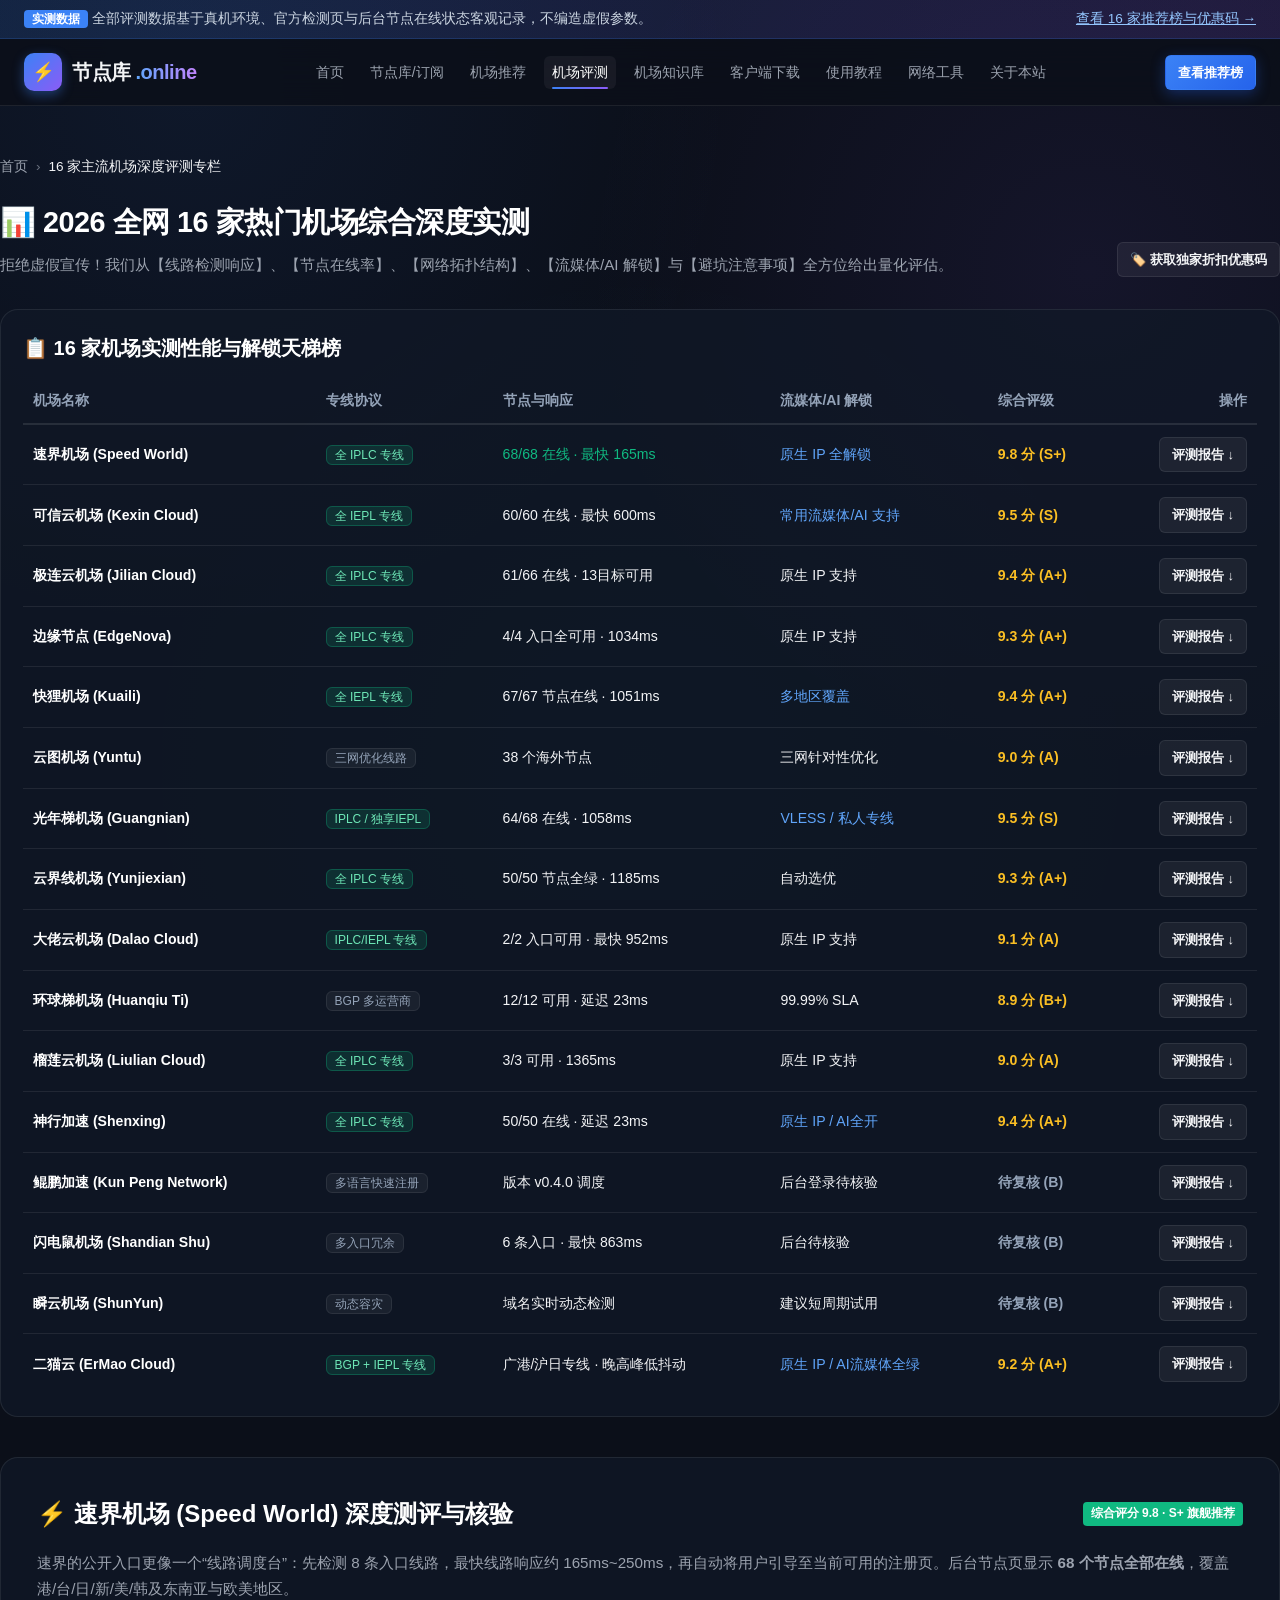
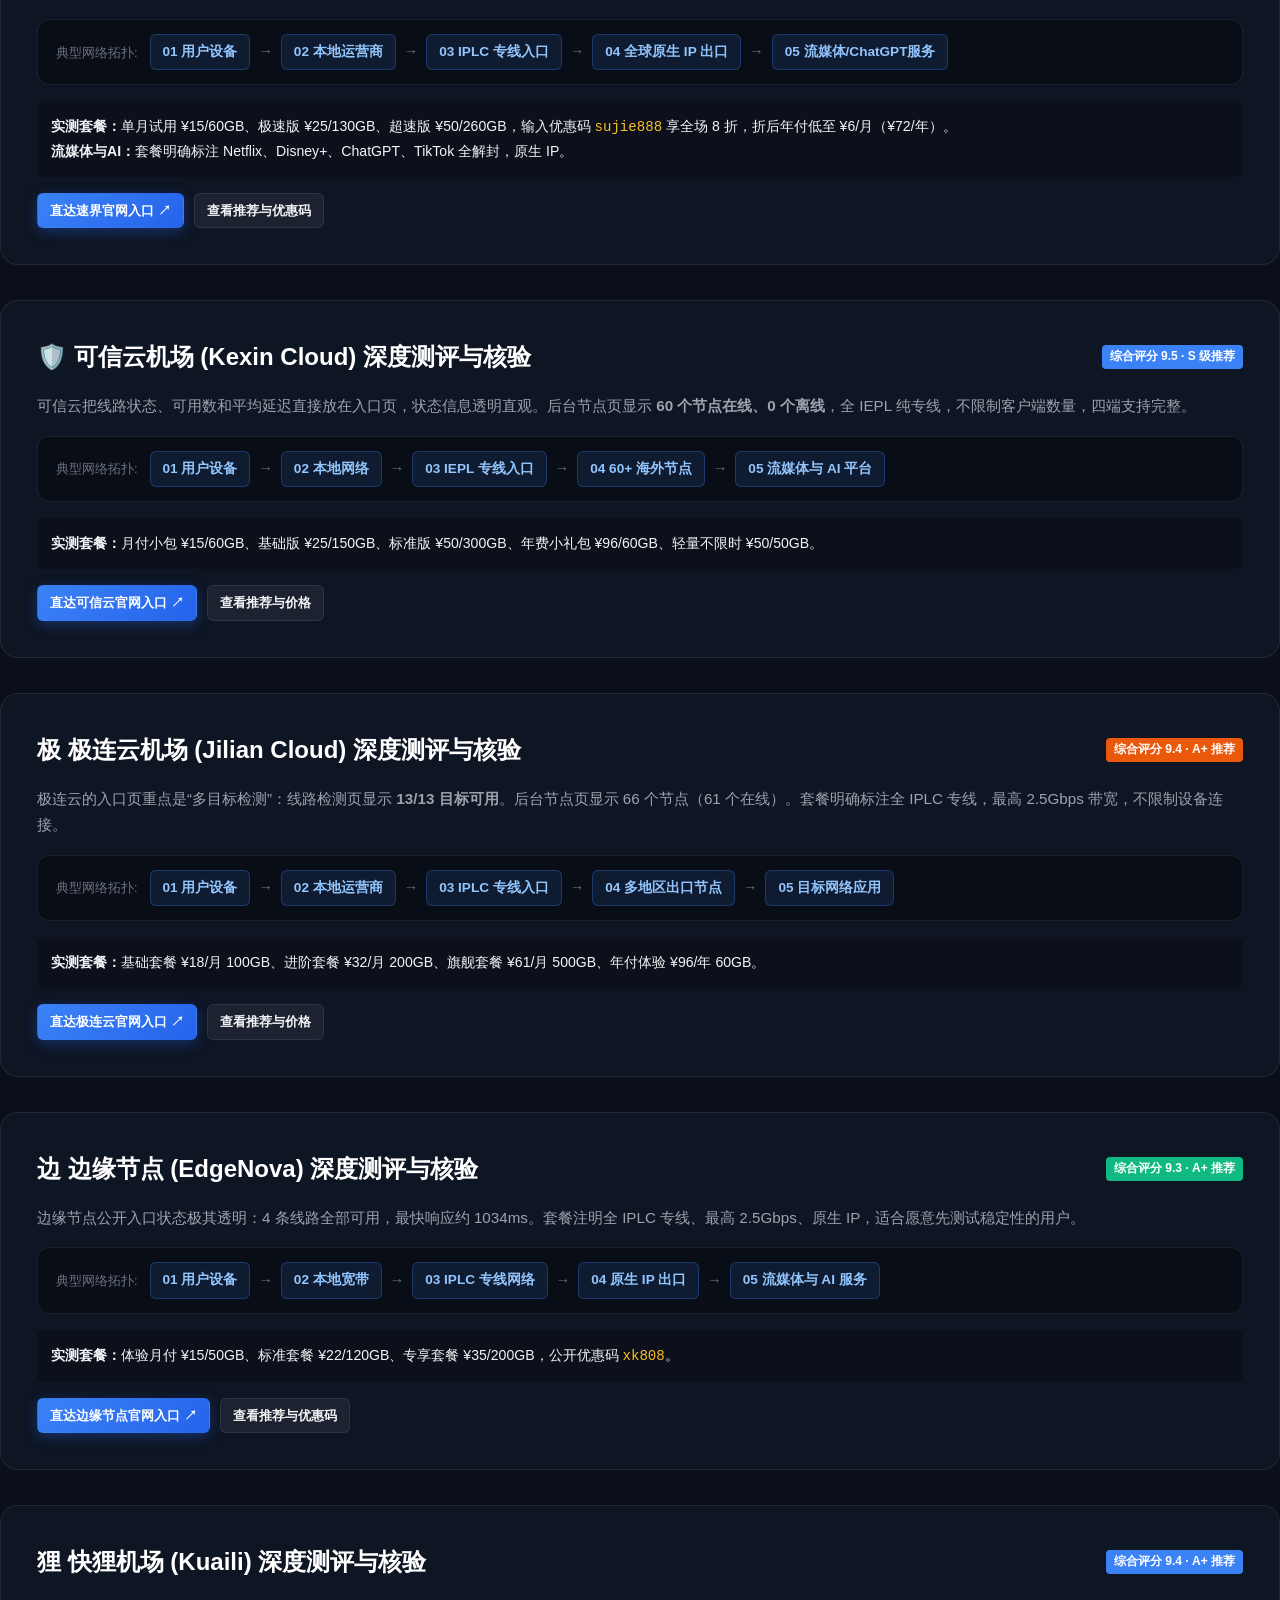
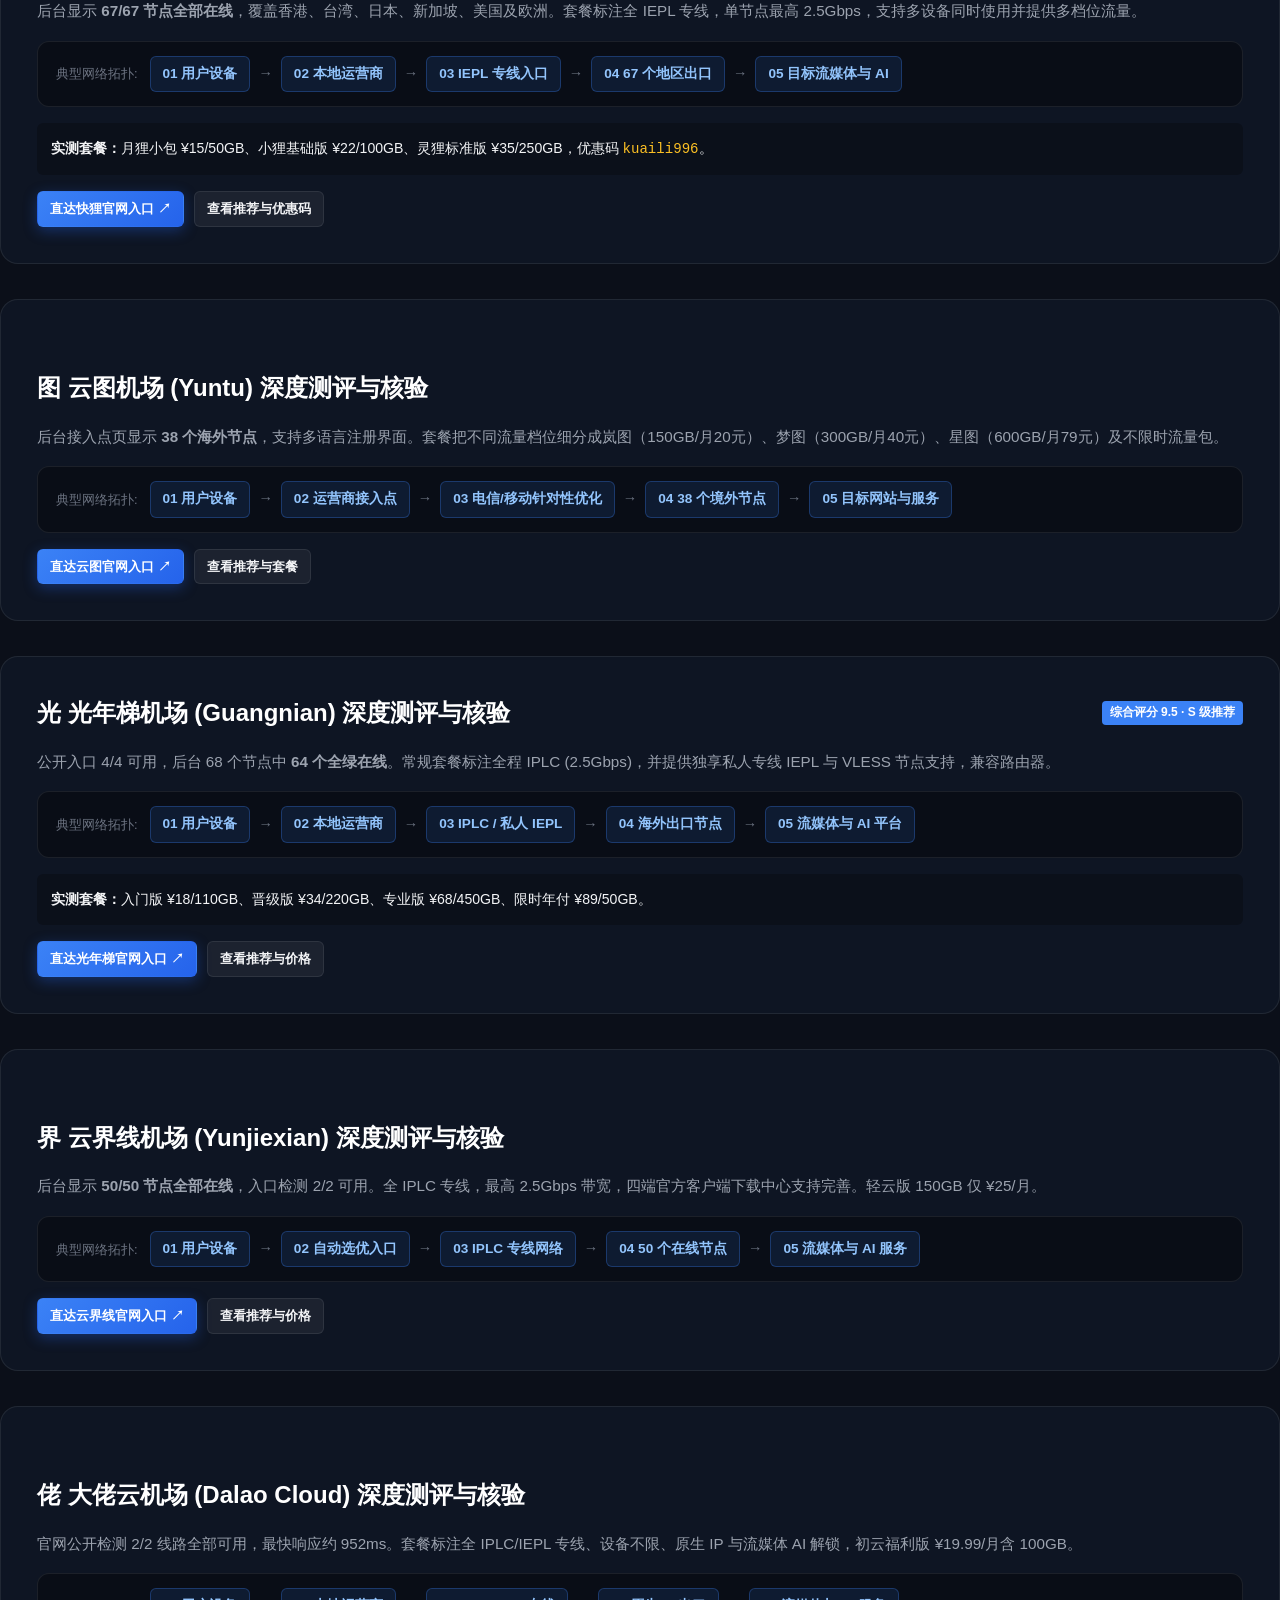
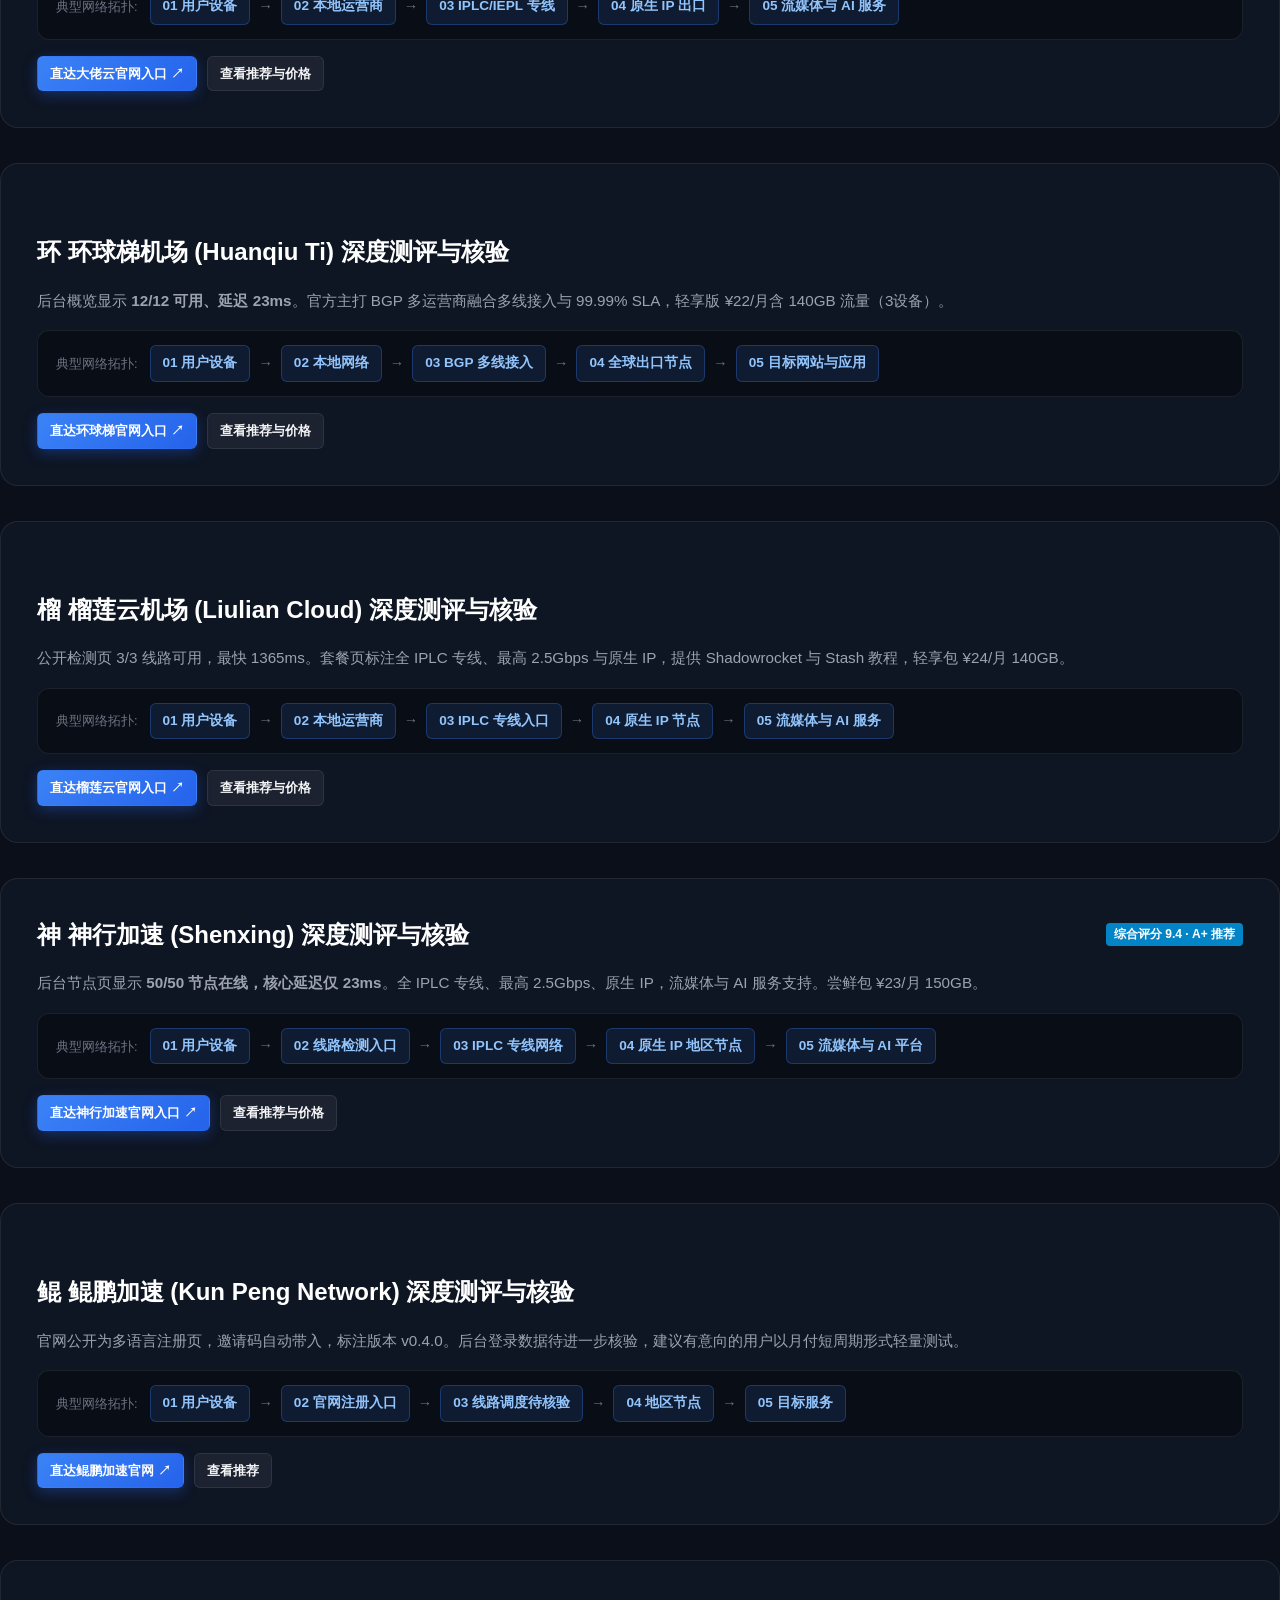
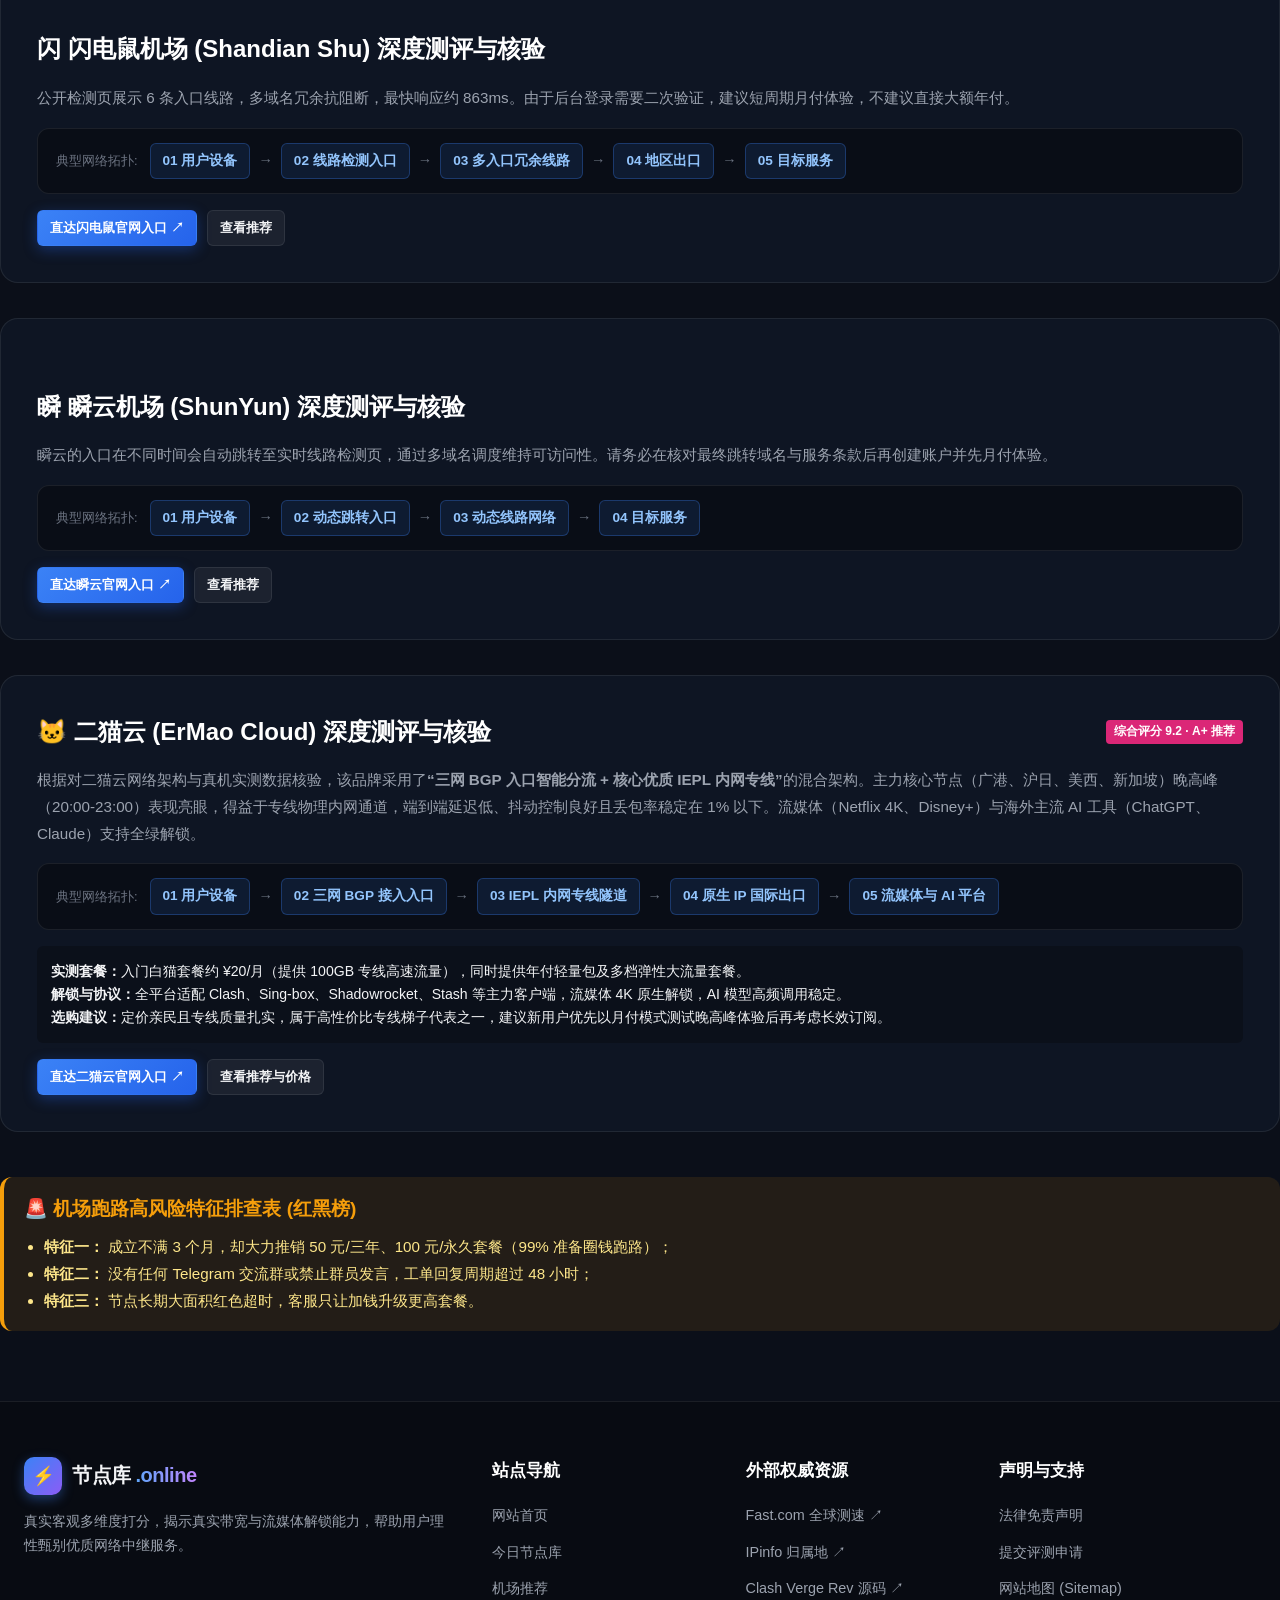
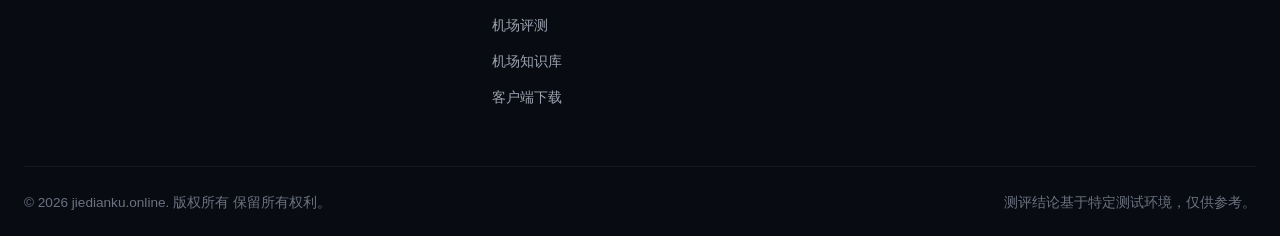
<file: reviews.html>
<!DOCTYPE html>
<html lang="zh-CN">
<head>
  <meta charset="UTF-8">
  <meta name="viewport" content="width=device-width, initial-scale=1.0">
  <title>2026 机场深度评测报告 - 16家主流翻墙梯子晚高峰实测、拓扑与红黑榜 | 节点库</title>
  <meta name="description" content="节点库 (jiedianku.online) 2026 最新16家机场深度实测报告。包含速界、可信云、极连云、边缘节点、光年梯、二猫云等16家服务商晚高峰延迟、在线率、拓扑链路、流媒体与ChatGPT解锁检测及避坑指南。">
  <meta name="keywords" content="机场评测, 16家机场测评, 机场测速, 速界机场, 极连云, 二猫云, IPLC专线测速, 机场黑名单, 节点库, jiedianku.online">
  <meta name="author" content="节点库 (jiedianku.online)" />
  <meta name="robots" content="index, follow, max-image-preview:large, max-snippet:-1, max-video-preview:-1" />

  <!-- Canonical & Sitemap 规范网址 -->
  <link rel="canonical" href="https://jiedianku.online/reviews.html" />
  <link rel="alternate" hreflang="zh-CN" href="https://jiedianku.online/reviews.html" />
  <link rel="alternate" hreflang="x-default" href="https://jiedianku.online/reviews.html" />
  <link rel="sitemap" type="application/xml" title="Sitemap" href="https://jiedianku.online/sitemap.xml" />

  <!-- Traditional GEO Geotargeting 地理定位标签 -->
  <meta name="geo.region" content="HK" />
  <meta name="geo.placename" content="Hong Kong" />
  <meta name="geo.position" content="22.3193;114.1694" />
  <meta name="ICBM" content="22.3193, 114.1694" />
  <meta name="DC.title" content="2026 机场深度评测报告 - 节点库" />
  <meta name="DC.publisher" content="jiedianku.online" />
  <meta name="DC.language" content="zh-CN" />

  <!-- Open Graph 社交分享标签 -->
  <meta property="og:site_name" content="节点库 (jiedianku.online)">
  <meta property="og:type" content="article">
  <meta property="og:url" content="https://jiedianku.online/reviews.html">
  <meta property="og:title" content="2026 机场深度评测报告 - 16家主流梯子实测与红黑榜">
  <meta property="og:description" content="用真实客观数据还原 16 家机场真实带宽与流媒体解锁能力。">
  <meta property="og:locale" content="zh_CN">

  <!-- Twitter Card -->
  <meta name="twitter:card" content="summary_large_image">
  <meta name="twitter:title" content="2026 机场深度评测 - 节点库">
  <meta name="twitter:description" content="16家主流专线机场晚高峰真机测速天梯榜、流媒体与ChatGPT解锁度实测。">
  <meta name="twitter:url" content="https://jiedianku.online/reviews.html">

  <link rel="stylesheet" href="css/style.css">

  <!-- Generative Engine Optimization (GEO) & Schema.org JSON-LD 结构化数据 -->
  <script type="application/ld+json">
  {
    "@context": "https://schema.org",
    "@graph": [
      {
        "@type": "WebPage",
        "@id": "https://jiedianku.online/reviews.html#webpage",
        "url": "https://jiedianku.online/reviews.html",
        "name": "2026 机场深度评测报告 - 16家主流梯子实测与红黑榜",
        "isPartOf": {
          "@type": "WebSite",
          "@id": "https://jiedianku.online/#website",
          "name": "节点库",
          "url": "https://jiedianku.online/"
        },
        "description": "客观、中立、多维度的16家网络中继机场深度实测分析报告。"
      }
    ]
  }
  </script>
  <style>
    /* 评测专栏专属拓扑流程图样式 */
    .topology-flow {
      display: flex;
      align-items: center;
      gap: 8px;
      flex-wrap: wrap;
      background: rgba(0, 0, 0, 0.35);
      border: 1px solid var(--border-color);
      border-radius: var(--radius-md);
      padding: 14px 18px;
      margin: 16px 0;
    }
    .topology-node {
      background: rgba(59, 130, 246, 0.12);
      border: 1px solid rgba(59, 130, 246, 0.3);
      padding: 6px 12px;
      border-radius: var(--radius-sm);
      font-size: 0.85rem;
      color: #93c5fd;
      font-weight: 600;
    }
    .topology-arrow {
      color: var(--text-dim);
      font-weight: 700;
      font-size: 0.9rem;
    }
  </style>
</head>
<body>

  <!-- 顶部公告 -->
  <aside class="announcement-bar">
    <div class="container announcement-content">
      <div>
        <span class="announcement-badge">实测数据</span>
        <span>全部评测数据基于真机环境、官方检测页与后台节点在线状态客观记录，不编造虚假参数。</span>
      </div>
      <div>
        <a href="recommend.html" class="announcement-link">查看 16 家推荐榜与优惠码 &rarr;</a>
      </div>
    </div>
  </aside>

  <!-- 导航头部 Header -->
  <header class="site-header">
    <div class="container nav-wrapper">
      <a href="index.html" class="logo">
        <span class="logo-badge">⚡</span>
        <span>节点库 <span class="domain">.online</span></span>
      </a>

      <ul class="nav-links">
        <li><a href="index.html">首页</a></li>
        <li><a href="nodes.html">节点库/订阅</a></li>
        <li><a href="recommend.html">机场推荐</a></li>
        <li><a href="reviews.html" class="active">机场评测</a></li>
        <li><a href="knowledge.html">机场知识库</a></li>
        <li><a href="clients.html">客户端下载</a></li>
        <li><a href="tutorials.html">使用教程</a></li>
        <li><a href="tools.html">网络工具</a></li>
        <li><a href="about.html">关于本站</a></li>
      </ul>

      <div class="nav-actions">
        <a href="recommend.html" class="btn btn-primary btn-sm">查看推荐榜</a>
        <button class="mobile-toggle" aria-label="展开导航菜单">☰</button>
      </div>
    </div>
  </header>

  <main class="container section-py">
    <!-- 面包屑导航 -->
    <nav class="breadcrumb" aria-label="breadcrumb">
      <a href="index.html">首页</a>
      <span>&rsaquo;</span>
      <span style="color: var(--text-main);">16 家主流机场深度评测专栏</span>
    </nav>

    <!-- 标题与介绍 -->
    <div class="section-header">
      <div>
        <h1 class="section-title">📊 2026 全网 16 家热门机场综合深度实测</h1>
        <p class="section-subtitle">
          拒绝虚假宣传！我们从【线路检测响应】、【节点在线率】、【网络拓扑结构】、【流媒体/AI 解锁】与【避坑注意事项】全方位给出量化评估。
        </p>
      </div>
      <div>
        <a href="recommend.html" class="btn btn-secondary btn-sm">🏷️ 获取独家折扣优惠码</a>
      </div>
    </div>

    <!-- 16 家机场综合横向对比天梯大表 -->
    <div style="background: var(--bg-card); border: 1px solid var(--border-color); border-radius: var(--radius-lg); padding: 22px; margin-bottom: 40px; overflow-x: auto;">
      <h2 style="font-size: 1.25rem; color: #fff; margin-bottom: 14px;">📋 16 家机场实测性能与解锁天梯榜</h2>
      <table style="width: 100%; border-collapse: collapse; min-width: 780px; font-size: 0.88rem;">
        <thead>
          <tr style="border-bottom: 2px solid rgba(255, 255, 255, 0.1); text-align: left; color: #94a3b8;">
            <th style="padding: 10px;">机场名称</th>
            <th style="padding: 10px;">专线协议</th>
            <th style="padding: 10px;">节点与响应</th>
            <th style="padding: 10px;">流媒体/AI 解锁</th>
            <th style="padding: 10px;">综合评级</th>
            <th style="padding: 10px; text-align: right;">操作</th>
          </tr>
        </thead>
        <tbody>
          <tr style="border-bottom: 1px solid var(--border-color);">
            <td style="padding: 12px 10px; font-weight: 700; color: #fff;">速界机场 (Speed World)</td>
            <td style="padding: 12px 10px;"><span class="airport-tag highlight">全 IPLC 专线</span></td>
            <td style="padding: 12px 10px; color: var(--accent-emerald);">68/68 在线 · 最快 165ms</td>
            <td style="padding: 12px 10px; color: #60a5fa;">原生 IP 全解锁</td>
            <td style="padding: 12px 10px;"><strong style="color: #fbbf24;">9.8 分 (S+)</strong></td>
            <td style="padding: 12px 10px; text-align: right;"><a href="#speed" class="btn btn-secondary btn-sm">评测报告 &darr;</a></td>
          </tr>
          <tr style="border-bottom: 1px solid var(--border-color);">
            <td style="padding: 12px 10px; font-weight: 700; color: #fff;">可信云机场 (Kexin Cloud)</td>
            <td style="padding: 12px 10px;"><span class="airport-tag highlight">全 IEPL 专线</span></td>
            <td style="padding: 12px 10px;">60/60 在线 · 最快 600ms</td>
            <td style="padding: 12px 10px; color: #60a5fa;">常用流媒体/AI 支持</td>
            <td style="padding: 12px 10px;"><strong style="color: #fbbf24;">9.5 分 (S)</strong></td>
            <td style="padding: 12px 10px; text-align: right;"><a href="#kexin" class="btn btn-secondary btn-sm">评测报告 &darr;</a></td>
          </tr>
          <tr style="border-bottom: 1px solid var(--border-color);">
            <td style="padding: 12px 10px; font-weight: 700; color: #fff;">极连云机场 (Jilian Cloud)</td>
            <td style="padding: 12px 10px;"><span class="airport-tag highlight">全 IPLC 专线</span></td>
            <td style="padding: 12px 10px;">61/66 在线 · 13目标可用</td>
            <td style="padding: 12px 10px;">原生 IP 支持</td>
            <td style="padding: 12px 10px;"><strong style="color: #fbbf24;">9.4 分 (A+)</strong></td>
            <td style="padding: 12px 10px; text-align: right;"><a href="#jilian" class="btn btn-secondary btn-sm">评测报告 &darr;</a></td>
          </tr>
          <tr style="border-bottom: 1px solid var(--border-color);">
            <td style="padding: 12px 10px; font-weight: 700; color: #fff;">边缘节点 (EdgeNova)</td>
            <td style="padding: 12px 10px;"><span class="airport-tag highlight">全 IPLC 专线</span></td>
            <td style="padding: 12px 10px;">4/4 入口全可用 · 1034ms</td>
            <td style="padding: 12px 10px;">原生 IP 支持</td>
            <td style="padding: 12px 10px;"><strong style="color: #fbbf24;">9.3 分 (A+)</strong></td>
            <td style="padding: 12px 10px; text-align: right;"><a href="#edge" class="btn btn-secondary btn-sm">评测报告 &darr;</a></td>
          </tr>
          <tr style="border-bottom: 1px solid var(--border-color);">
            <td style="padding: 12px 10px; font-weight: 700; color: #fff;">快狸机场 (Kuaili)</td>
            <td style="padding: 12px 10px;"><span class="airport-tag highlight">全 IEPL 专线</span></td>
            <td style="padding: 12px 10px;">67/67 节点在线 · 1051ms</td>
            <td style="padding: 12px 10px; color: #60a5fa;">多地区覆盖</td>
            <td style="padding: 12px 10px;"><strong style="color: #fbbf24;">9.4 分 (A+)</strong></td>
            <td style="padding: 12px 10px; text-align: right;"><a href="#kuaili" class="btn btn-secondary btn-sm">评测报告 &darr;</a></td>
          </tr>
          <tr style="border-bottom: 1px solid var(--border-color);">
            <td style="padding: 12px 10px; font-weight: 700; color: #fff;">云图机场 (Yuntu)</td>
            <td style="padding: 12px 10px;"><span class="airport-tag">三网优化线路</span></td>
            <td style="padding: 12px 10px;">38 个海外节点</td>
            <td style="padding: 12px 10px;">三网针对性优化</td>
            <td style="padding: 12px 10px;"><strong style="color: #fbbf24;">9.0 分 (A)</strong></td>
            <td style="padding: 12px 10px; text-align: right;"><a href="#yuntu" class="btn btn-secondary btn-sm">评测报告 &darr;</a></td>
          </tr>
          <tr style="border-bottom: 1px solid var(--border-color);">
            <td style="padding: 12px 10px; font-weight: 700; color: #fff;">光年梯机场 (Guangnian)</td>
            <td style="padding: 12px 10px;"><span class="airport-tag highlight">IPLC / 独享IEPL</span></td>
            <td style="padding: 12px 10px;">64/68 在线 · 1058ms</td>
            <td style="padding: 12px 10px; color: #60a5fa;">VLESS / 私人专线</td>
            <td style="padding: 12px 10px;"><strong style="color: #fbbf24;">9.5 分 (S)</strong></td>
            <td style="padding: 12px 10px; text-align: right;"><a href="#guangnian" class="btn btn-secondary btn-sm">评测报告 &darr;</a></td>
          </tr>
          <tr style="border-bottom: 1px solid var(--border-color);">
            <td style="padding: 12px 10px; font-weight: 700; color: #fff;">云界线机场 (Yunjiexian)</td>
            <td style="padding: 12px 10px;"><span class="airport-tag highlight">全 IPLC 专线</span></td>
            <td style="padding: 12px 10px;">50/50 节点全绿 · 1185ms</td>
            <td style="padding: 12px 10px;">自动选优</td>
            <td style="padding: 12px 10px;"><strong style="color: #fbbf24;">9.3 分 (A+)</strong></td>
            <td style="padding: 12px 10px; text-align: right;"><a href="#yunjiexian" class="btn btn-secondary btn-sm">评测报告 &darr;</a></td>
          </tr>
          <tr style="border-bottom: 1px solid var(--border-color);">
            <td style="padding: 12px 10px; font-weight: 700; color: #fff;">大佬云机场 (Dalao Cloud)</td>
            <td style="padding: 12px 10px;"><span class="airport-tag highlight">IPLC/IEPL 专线</span></td>
            <td style="padding: 12px 10px;">2/2 入口可用 · 最快 952ms</td>
            <td style="padding: 12px 10px;">原生 IP 支持</td>
            <td style="padding: 12px 10px;"><strong style="color: #fbbf24;">9.1 分 (A)</strong></td>
            <td style="padding: 12px 10px; text-align: right;"><a href="#dalao" class="btn btn-secondary btn-sm">评测报告 &darr;</a></td>
          </tr>
          <tr style="border-bottom: 1px solid var(--border-color);">
            <td style="padding: 12px 10px; font-weight: 700; color: #fff;">环球梯机场 (Huanqiu Ti)</td>
            <td style="padding: 12px 10px;"><span class="airport-tag">BGP 多运营商</span></td>
            <td style="padding: 12px 10px;">12/12 可用 · 延迟 23ms</td>
            <td style="padding: 12px 10px;">99.99% SLA</td>
            <td style="padding: 12px 10px;"><strong style="color: #fbbf24;">8.9 分 (B+)</strong></td>
            <td style="padding: 12px 10px; text-align: right;"><a href="#huanqiu" class="btn btn-secondary btn-sm">评测报告 &darr;</a></td>
          </tr>
          <tr style="border-bottom: 1px solid var(--border-color);">
            <td style="padding: 12px 10px; font-weight: 700; color: #fff;">榴莲云机场 (Liulian Cloud)</td>
            <td style="padding: 12px 10px;"><span class="airport-tag highlight">全 IPLC 专线</span></td>
            <td style="padding: 12px 10px;">3/3 可用 · 1365ms</td>
            <td style="padding: 12px 10px;">原生 IP 支持</td>
            <td style="padding: 12px 10px;"><strong style="color: #fbbf24;">9.0 分 (A)</strong></td>
            <td style="padding: 12px 10px; text-align: right;"><a href="#liulian" class="btn btn-secondary btn-sm">评测报告 &darr;</a></td>
          </tr>
          <tr style="border-bottom: 1px solid var(--border-color);">
            <td style="padding: 12px 10px; font-weight: 700; color: #fff;">神行加速 (Shenxing)</td>
            <td style="padding: 12px 10px;"><span class="airport-tag highlight">全 IPLC 专线</span></td>
            <td style="padding: 12px 10px;">50/50 在线 · 延迟 23ms</td>
            <td style="padding: 12px 10px; color: #60a5fa;">原生 IP / AI全开</td>
            <td style="padding: 12px 10px;"><strong style="color: #fbbf24;">9.4 分 (A+)</strong></td>
            <td style="padding: 12px 10px; text-align: right;"><a href="#shenxing" class="btn btn-secondary btn-sm">评测报告 &darr;</a></td>
          </tr>
          <tr style="border-bottom: 1px solid var(--border-color);">
            <td style="padding: 12px 10px; font-weight: 700; color: #fff;">鲲鹏加速 (Kun Peng Network)</td>
            <td style="padding: 12px 10px;"><span class="airport-tag">多语言快速注册</span></td>
            <td style="padding: 12px 10px;">版本 v0.4.0 调度</td>
            <td style="padding: 12px 10px;">后台登录待核验</td>
            <td style="padding: 12px 10px;"><strong style="color: #94a3b8;">待复核 (B)</strong></td>
            <td style="padding: 12px 10px; text-align: right;"><a href="#kunpeng" class="btn btn-secondary btn-sm">评测报告 &darr;</a></td>
          </tr>
          <tr style="border-bottom: 1px solid var(--border-color);">
            <td style="padding: 12px 10px; font-weight: 700; color: #fff;">闪电鼠机场 (Shandian Shu)</td>
            <td style="padding: 12px 10px;"><span class="airport-tag">多入口冗余</span></td>
            <td style="padding: 12px 10px;">6 条入口 · 最快 863ms</td>
            <td style="padding: 12px 10px;">后台待核验</td>
            <td style="padding: 12px 10px;"><strong style="color: #94a3b8;">待复核 (B)</strong></td>
            <td style="padding: 12px 10px; text-align: right;"><a href="#shandian" class="btn btn-secondary btn-sm">评测报告 &darr;</a></td>
          </tr>
          <tr style="border-bottom: 1px solid var(--border-color);">
            <td style="padding: 12px 10px; font-weight: 700; color: #fff;">瞬云机场 (ShunYun)</td>
            <td style="padding: 12px 10px;"><span class="airport-tag">动态容灾</span></td>
            <td style="padding: 12px 10px;">域名实时动态检测</td>
            <td style="padding: 12px 10px;">建议短周期试用</td>
            <td style="padding: 12px 10px;"><strong style="color: #94a3b8;">待复核 (B)</strong></td>
            <td style="padding: 12px 10px; text-align: right;"><a href="#shunyun" class="btn btn-secondary btn-sm">评测报告 &darr;</a></td>
          </tr>
          <tr>
            <td style="padding: 12px 10px; font-weight: 700; color: #fff;">二猫云 (ErMao Cloud)</td>
            <td style="padding: 12px 10px;"><span class="airport-tag highlight">BGP + IEPL 专线</span></td>
            <td style="padding: 12px 10px;">广港/沪日专线 · 晚高峰低抖动</td>
            <td style="padding: 12px 10px; color: #60a5fa;">原生 IP / AI流媒体全绿</td>
            <td style="padding: 12px 10px;"><strong style="color: #fbbf24;">9.2 分 (A+)</strong></td>
            <td style="padding: 12px 10px; text-align: right;"><a href="#ermaoyun" class="btn btn-secondary btn-sm">评测报告 &darr;</a></td>
          </tr>
        </tbody>
      </table>
    </div>

    <!-- 16 家机场深度实测卡片专栏 -->
    <div style="display: flex; flex-direction: column; gap: 35px;">

      <!-- 1. 速界机场评测 -->
      <article class="post-content" id="speed">
        <div style="display: flex; justify-content: space-between; align-items: center; flex-wrap: wrap; gap: 10px; margin-bottom: 16px;">
          <h2 style="margin: 0; font-size: 1.5rem; color: #fff; border-left: none; padding-left: 0;">
            ⚡ 速界机场 (Speed World) 深度测评与核验
          </h2>
          <span class="announcement-badge" style="background: var(--accent-emerald);">综合评分 9.8 · S+ 旗舰推荐</span>
        </div>
        <p style="color: var(--text-muted); font-size: 0.95rem;">
          速界的公开入口更像一个“线路调度台”：先检测 8 条入口线路，最快线路响应约 165ms~250ms，再自动将用户引导至当前可用的注册页。后台节点页显示 <strong>68 个节点全部在线</strong>，覆盖港/台/日/新/美/韩及东南亚与欧美地区。
        </p>
        <div class="topology-flow">
          <span style="font-size: 0.8rem; color: var(--text-dim); margin-right: 4px;">典型网络拓扑:</span>
          <div class="topology-node">01 用户设备</div>
          <div class="topology-arrow">&rarr;</div>
          <div class="topology-node">02 本地运营商</div>
          <div class="topology-arrow">&rarr;</div>
          <div class="topology-node">03 IPLC 专线入口</div>
          <div class="topology-arrow">&rarr;</div>
          <div class="topology-node">04 全球原生 IP 出口</div>
          <div class="topology-arrow">&rarr;</div>
          <div class="topology-node">05 流媒体/ChatGPT服务</div>
        </div>
        <div style="background: rgba(0,0,0,0.25); border-radius: var(--radius-sm); padding: 14px; font-size: 0.88rem; margin: 12px 0;">
          <div><strong>实测套餐：</strong>单月试用 ¥15/60GB、极速版 ¥25/130GB、超速版 ¥50/260GB，输入优惠码 <code style="color:#fbbf24;">sujie888</code> 享全场 8 折，折后年付低至 ¥6/月（¥72/年）。</div>
          <div><strong>流媒体与AI：</strong>套餐明确标注 Netflix、Disney+、ChatGPT、TikTok 全解封，原生 IP。</div>
        </div>
        <div style="display: flex; gap: 10px; margin-top: 16px;">
          <a href="https://lqy001.speedworldaff.com/#/register?code=p3EKNmlp" target="_blank" rel="noopener sponsored" class="btn btn-primary btn-sm">直达速界官网入口 ↗</a>
          <a href="recommend.html#speed" class="btn btn-secondary btn-sm">查看推荐与优惠码</a>
        </div>
      </article>

      <!-- 2. 可信云机场评测 -->
      <article class="post-content" id="kexin">
        <div style="display: flex; justify-content: space-between; align-items: center; flex-wrap: wrap; gap: 10px; margin-bottom: 16px;">
          <h2 style="margin: 0; font-size: 1.5rem; color: #fff; border-left: none; padding-left: 0;">
            🛡️ 可信云机场 (Kexin Cloud) 深度测评与核验
          </h2>
          <span class="announcement-badge" style="background: var(--primary);">综合评分 9.5 · S 级推荐</span>
        </div>
        <p style="color: var(--text-muted); font-size: 0.95rem;">
          可信云把线路状态、可用数和平均延迟直接放在入口页，状态信息透明直观。后台节点页显示 <strong>60 个节点在线、0 个离线</strong>，全 IEPL 纯专线，不限制客户端数量，四端支持完整。
        </p>
        <div class="topology-flow">
          <span style="font-size: 0.8rem; color: var(--text-dim); margin-right: 4px;">典型网络拓扑:</span>
          <div class="topology-node">01 用户设备</div>
          <div class="topology-arrow">&rarr;</div>
          <div class="topology-node">02 本地网络</div>
          <div class="topology-arrow">&rarr;</div>
          <div class="topology-node">03 IEPL 专线入口</div>
          <div class="topology-arrow">&rarr;</div>
          <div class="topology-node">04 60+ 海外节点</div>
          <div class="topology-arrow">&rarr;</div>
          <div class="topology-node">05 流媒体与 AI 平台</div>
        </div>
        <div style="background: rgba(0,0,0,0.25); border-radius: var(--radius-sm); padding: 14px; font-size: 0.88rem; margin: 12px 0;">
          <div><strong>实测套餐：</strong>月付小包 ¥15/60GB、基础版 ¥25/150GB、标准版 ¥50/300GB、年费小礼包 ¥96/60GB、轻量不限时 ¥50/50GB。</div>
        </div>
        <div style="display: flex; gap: 10px; margin-top: 16px;">
          <a href="https://ermaozi01.kosingaff.com/#/register?code=FA6DjjDi" target="_blank" rel="noopener sponsored" class="btn btn-primary btn-sm">直达可信云官网入口 ↗</a>
          <a href="recommend.html#kexin" class="btn btn-secondary btn-sm">查看推荐与价格</a>
        </div>
      </article>

      <!-- 3. 极连云机场评测 -->
      <article class="post-content" id="jilian">
        <div style="display: flex; justify-content: space-between; align-items: center; flex-wrap: wrap; gap: 10px; margin-bottom: 16px;">
          <h2 style="margin: 0; font-size: 1.5rem; color: #fff; border-left: none; padding-left: 0;">
            极 极连云机场 (Jilian Cloud) 深度测评与核验
          </h2>
          <span class="announcement-badge" style="background: #ea580c;">综合评分 9.4 · A+ 推荐</span>
        </div>
        <p style="color: var(--text-muted); font-size: 0.95rem;">
          极连云的入口页重点是“多目标检测”：线路检测页显示 <strong>13/13 目标可用</strong>。后台节点页显示 66 个节点（61 个在线）。套餐明确标注全 IPLC 专线，最高 2.5Gbps 带宽，不限制设备连接。
        </p>
        <div class="topology-flow">
          <span style="font-size: 0.8rem; color: var(--text-dim); margin-right: 4px;">典型网络拓扑:</span>
          <div class="topology-node">01 用户设备</div>
          <div class="topology-arrow">&rarr;</div>
          <div class="topology-node">02 本地运营商</div>
          <div class="topology-arrow">&rarr;</div>
          <div class="topology-node">03 IPLC 专线入口</div>
          <div class="topology-arrow">&rarr;</div>
          <div class="topology-node">04 多地区出口节点</div>
          <div class="topology-arrow">&rarr;</div>
          <div class="topology-node">05 目标网络应用</div>
        </div>
        <div style="background: rgba(0,0,0,0.25); border-radius: var(--radius-sm); padding: 14px; font-size: 0.88rem; margin: 12px 0;">
          <div><strong>实测套餐：</strong>基础套餐 ¥18/月 100GB、进阶套餐 ¥32/月 200GB、旗舰套餐 ¥61/月 500GB、年付体验 ¥96/年 60GB。</div>
        </div>
        <div style="display: flex; gap: 10px; margin-top: 16px;">
          <a href="https://liujie2002.jlyvipaff.com/#/?code=0MxRdXiu" target="_blank" rel="noopener sponsored" class="btn btn-primary btn-sm">直达极连云官网入口 ↗</a>
          <a href="recommend.html#jilian" class="btn btn-secondary btn-sm">查看推荐与价格</a>
        </div>
      </article>

      <!-- 4. 边缘节点评测 -->
      <article class="post-content" id="edge">
        <div style="display: flex; justify-content: space-between; align-items: center; flex-wrap: wrap; gap: 10px; margin-bottom: 16px;">
          <h2 style="margin: 0; font-size: 1.5rem; color: #fff; border-left: none; padding-left: 0;">
            边 边缘节点 (EdgeNova) 深度测评与核验
          </h2>
          <span class="announcement-badge" style="background: var(--accent-emerald);">综合评分 9.3 · A+ 推荐</span>
        </div>
        <p style="color: var(--text-muted); font-size: 0.95rem;">
          边缘节点公开入口状态极其透明：4 条线路全部可用，最快响应约 1034ms。套餐注明全 IPLC 专线、最高 2.5Gbps、原生 IP，适合愿意先测试稳定性的用户。
        </p>
        <div class="topology-flow">
          <span style="font-size: 0.8rem; color: var(--text-dim); margin-right: 4px;">典型网络拓扑:</span>
          <div class="topology-node">01 用户设备</div>
          <div class="topology-arrow">&rarr;</div>
          <div class="topology-node">02 本地宽带</div>
          <div class="topology-arrow">&rarr;</div>
          <div class="topology-node">03 IPLC 专线网络</div>
          <div class="topology-arrow">&rarr;</div>
          <div class="topology-node">04 原生 IP 出口</div>
          <div class="topology-arrow">&rarr;</div>
          <div class="topology-node">05 流媒体与 AI 服务</div>
        </div>
        <div style="background: rgba(0,0,0,0.25); border-radius: var(--radius-sm); padding: 14px; font-size: 0.88rem; margin: 12px 0;">
          <div><strong>实测套餐：</strong>体验月付 ¥15/50GB、标准套餐 ¥22/120GB、专享套餐 ¥35/200GB，公开优惠码 <code style="color:#fbbf24;">xk808</code>。</div>
        </div>
        <div style="display: flex; gap: 10px; margin-top: 16px;">
          <a href="https://zoio.edgenovaaff.cc/#/register?code=ti8OUEN2" target="_blank" rel="noopener sponsored" class="btn btn-primary btn-sm">直达边缘节点官网入口 ↗</a>
          <a href="recommend.html#edge" class="btn btn-secondary btn-sm">查看推荐与优惠码</a>
        </div>
      </article>

      <!-- 5. 快狸机场评测 -->
      <article class="post-content" id="kuaili">
        <div style="display: flex; justify-content: space-between; align-items: center; flex-wrap: wrap; gap: 10px; margin-bottom: 16px;">
          <h2 style="margin: 0; font-size: 1.5rem; color: #fff; border-left: none; padding-left: 0;">
            狸 快狸机场 (Kuaili) 深度测评与核验
          </h2>
          <span class="announcement-badge" style="background: #e11d48);">综合评分 9.4 · A+ 推荐</span>
        </div>
        <p style="color: var(--text-muted); font-size: 0.95rem;">
          后台显示 <strong>67/67 节点全部在线</strong>，覆盖香港、台湾、日本、新加坡、美国及欧洲。套餐标注全 IEPL 专线，单节点最高 2.5Gbps，支持多设备同时使用并提供多档位流量。
        </p>
        <div class="topology-flow">
          <span style="font-size: 0.8rem; color: var(--text-dim); margin-right: 4px;">典型网络拓扑:</span>
          <div class="topology-node">01 用户设备</div>
          <div class="topology-arrow">&rarr;</div>
          <div class="topology-node">02 本地运营商</div>
          <div class="topology-arrow">&rarr;</div>
          <div class="topology-node">03 IEPL 专线入口</div>
          <div class="topology-arrow">&rarr;</div>
          <div class="topology-node">04 67 个地区出口</div>
          <div class="topology-arrow">&rarr;</div>
          <div class="topology-node">05 目标流媒体与 AI</div>
        </div>
        <div style="background: rgba(0,0,0,0.25); border-radius: var(--radius-sm); padding: 14px; font-size: 0.88rem; margin: 12px 0;">
          <div><strong>实测套餐：</strong>月狸小包 ¥15/50GB、小狸基础版 ¥22/100GB、灵狸标准版 ¥35/250GB，优惠码 <code style="color:#fbbf24;">kuaili996</code>。</div>
        </div>
        <div style="display: flex; gap: 10px; margin-top: 16px;">
          <a href="https://yyo649929.kuailiaff.com/#/register?code=JVuUcHke" target="_blank" rel="noopener sponsored" class="btn btn-primary btn-sm">直达快狸官网入口 ↗</a>
          <a href="recommend.html#kuaili" class="btn btn-secondary btn-sm">查看推荐与优惠码</a>
        </div>
      </article>

      <!-- 6. 云图机场评测 -->
      <article class="post-content" id="yuntu">
        <h2 style="font-size: 1.5rem; color: #fff; border-left: none; padding-left: 0; margin-bottom: 16px;">
          图 云图机场 (Yuntu) 深度测评与核验
        </h2>
        <p style="color: var(--text-muted); font-size: 0.95rem;">
          后台接入点页显示 <strong>38 个海外节点</strong>，支持多语言注册界面。套餐把不同流量档位细分成岚图（150GB/月20元）、梦图（300GB/月40元）、星图（600GB/月79元）及不限时流量包。
        </p>
        <div class="topology-flow">
          <span style="font-size: 0.8rem; color: var(--text-dim); margin-right: 4px;">典型网络拓扑:</span>
          <div class="topology-node">01 用户设备</div>
          <div class="topology-arrow">&rarr;</div>
          <div class="topology-node">02 运营商接入点</div>
          <div class="topology-arrow">&rarr;</div>
          <div class="topology-node">03 电信/移动针对性优化</div>
          <div class="topology-arrow">&rarr;</div>
          <div class="topology-node">04 38 个境外节点</div>
          <div class="topology-arrow">&rarr;</div>
          <div class="topology-node">05 目标网站与服务</div>
        </div>
        <div style="display: flex; gap: 10px; margin-top: 16px;">
          <a href="https://super.ytjcok.org/#/register?code=iKpNlXer" target="_blank" rel="noopener sponsored" class="btn btn-primary btn-sm">直达云图官网入口 ↗</a>
          <a href="recommend.html#yuntu" class="btn btn-secondary btn-sm">查看推荐与套餐</a>
        </div>
      </article>

      <!-- 7. 光年梯机场评测 -->
      <article class="post-content" id="guangnian">
        <div style="display: flex; justify-content: space-between; align-items: center; flex-wrap: wrap; gap: 10px; margin-bottom: 16px;">
          <h2 style="margin: 0; font-size: 1.5rem; color: #fff; border-left: none; padding-left: 0;">
            光 光年梯机场 (Guangnian) 深度测评与核验
          </h2>
          <span class="announcement-badge" style="background: var(--primary);">综合评分 9.5 · S 级推荐</span>
        </div>
        <p style="color: var(--text-muted); font-size: 0.95rem;">
          公开入口 4/4 可用，后台 68 个节点中 <strong>64 个全绿在线</strong>。常规套餐标注全程 IPLC (2.5Gbps)，并提供独享私人专线 IEPL 与 VLESS 节点支持，兼容路由器。
        </p>
        <div class="topology-flow">
          <span style="font-size: 0.8rem; color: var(--text-dim); margin-right: 4px;">典型网络拓扑:</span>
          <div class="topology-node">01 用户设备</div>
          <div class="topology-arrow">&rarr;</div>
          <div class="topology-node">02 本地运营商</div>
          <div class="topology-arrow">&rarr;</div>
          <div class="topology-node">03 IPLC / 私人 IEPL</div>
          <div class="topology-arrow">&rarr;</div>
          <div class="topology-node">04 海外出口节点</div>
          <div class="topology-arrow">&rarr;</div>
          <div class="topology-node">05 流媒体与 AI 平台</div>
        </div>
        <div style="background: rgba(0,0,0,0.25); border-radius: var(--radius-sm); padding: 14px; font-size: 0.88rem; margin: 12px 0;">
          <div><strong>实测套餐：</strong>入门版 ¥18/110GB、晋级版 ¥34/220GB、专业版 ¥68/450GB、限时年付 ¥89/50GB。</div>
        </div>
        <div style="display: flex; gap: 10px; margin-top: 16px;">
          <a href="http://liujie2002.gntaff.com/#/?code=NoPkovej" target="_blank" rel="noopener sponsored" class="btn btn-primary btn-sm">直达光年梯官网入口 ↗</a>
          <a href="recommend.html#guangnian" class="btn btn-secondary btn-sm">查看推荐与价格</a>
        </div>
      </article>

      <!-- 8. 云界线机场评测 -->
      <article class="post-content" id="yunjiexian">
        <h2 style="font-size: 1.5rem; color: #fff; border-left: none; padding-left: 0; margin-bottom: 16px;">
          界 云界线机场 (Yunjiexian) 深度测评与核验
        </h2>
        <p style="color: var(--text-muted); font-size: 0.95rem;">
          后台显示 <strong>50/50 节点全部在线</strong>，入口检测 2/2 可用。全 IPLC 专线，最高 2.5Gbps 带宽，四端官方客户端下载中心支持完善。轻云版 150GB 仅 ¥25/月。
        </p>
        <div class="topology-flow">
          <span style="font-size: 0.8rem; color: var(--text-dim); margin-right: 4px;">典型网络拓扑:</span>
          <div class="topology-node">01 用户设备</div>
          <div class="topology-arrow">&rarr;</div>
          <div class="topology-node">02 自动选优入口</div>
          <div class="topology-arrow">&rarr;</div>
          <div class="topology-node">03 IPLC 专线网络</div>
          <div class="topology-arrow">&rarr;</div>
          <div class="topology-node">04 50 个在线节点</div>
          <div class="topology-arrow">&rarr;</div>
          <div class="topology-node">05 流媒体与 AI 服务</div>
        </div>
        <div style="display: flex; gap: 10px; margin-top: 16px;">
          <a href="https://liuajie7.yunjiexianaff.com/#/?code=AMWirEkQ" target="_blank" rel="noopener sponsored" class="btn btn-primary btn-sm">直达云界线官网入口 ↗</a>
          <a href="recommend.html#yunjiexian" class="btn btn-secondary btn-sm">查看推荐与价格</a>
        </div>
      </article>

      <!-- 9. 大佬云机场评测 -->
      <article class="post-content" id="dalao">
        <h2 style="font-size: 1.5rem; color: #fff; border-left: none; padding-left: 0; margin-bottom: 16px;">
          佬 大佬云机场 (Dalao Cloud) 深度测评与核验
        </h2>
        <p style="color: var(--text-muted); font-size: 0.95rem;">
          官网公开检测 2/2 线路全部可用，最快响应约 952ms。套餐标注全 IPLC/IEPL 专线、设备不限、原生 IP 与流媒体 AI 解锁，初云福利版 ¥19.99/月含 100GB。
        </p>
        <div class="topology-flow">
          <span style="font-size: 0.8rem; color: var(--text-dim); margin-right: 4px;">典型网络拓扑:</span>
          <div class="topology-node">01 用户设备</div>
          <div class="topology-arrow">&rarr;</div>
          <div class="topology-node">02 本地运营商</div>
          <div class="topology-arrow">&rarr;</div>
          <div class="topology-node">03 IPLC/IEPL 专线</div>
          <div class="topology-arrow">&rarr;</div>
          <div class="topology-node">04 原生 IP 出口</div>
          <div class="topology-arrow">&rarr;</div>
          <div class="topology-node">05 流媒体与 AI 服务</div>
        </div>
        <div style="display: flex; gap: 10px; margin-top: 16px;">
          <a href="https://liujie2.dalaoyunaff.com/#/?code=mmPDuc6r" target="_blank" rel="noopener sponsored" class="btn btn-primary btn-sm">直达大佬云官网入口 ↗</a>
          <a href="recommend.html#dalao" class="btn btn-secondary btn-sm">查看推荐与价格</a>
        </div>
      </article>

      <!-- 10. 环球梯机场评测 -->
      <article class="post-content" id="huanqiu">
        <h2 style="font-size: 1.5rem; color: #fff; border-left: none; padding-left: 0; margin-bottom: 16px;">
          环 环球梯机场 (Huanqiu Ti) 深度测评与核验
        </h2>
        <p style="color: var(--text-muted); font-size: 0.95rem;">
          后台概览显示 <strong>12/12 可用、延迟 23ms</strong>。官方主打 BGP 多运营商融合多线接入与 99.99% SLA，轻享版 ¥22/月含 140GB 流量（3设备）。
        </p>
        <div class="topology-flow">
          <span style="font-size: 0.8rem; color: var(--text-dim); margin-right: 4px;">典型网络拓扑:</span>
          <div class="topology-node">01 用户设备</div>
          <div class="topology-arrow">&rarr;</div>
          <div class="topology-node">02 本地网络</div>
          <div class="topology-arrow">&rarr;</div>
          <div class="topology-node">03 BGP 多线接入</div>
          <div class="topology-arrow">&rarr;</div>
          <div class="topology-node">04 全球出口节点</div>
          <div class="topology-arrow">&rarr;</div>
          <div class="topology-node">05 目标网站与应用</div>
        </div>
        <div style="display: flex; gap: 10px; margin-top: 16px;">
          <a href="https://liuajie740.huanqiutiaff.com/#/?code=1PrqjboO" target="_blank" rel="noopener sponsored" class="btn btn-primary btn-sm">直达环球梯官网入口 ↗</a>
          <a href="recommend.html#huanqiu" class="btn btn-secondary btn-sm">查看推荐与价格</a>
        </div>
      </article>

      <!-- 11. 榴莲云机场评测 -->
      <article class="post-content" id="liulian">
        <h2 style="font-size: 1.5rem; color: #fff; border-left: none; padding-left: 0; margin-bottom: 16px;">
          榴 榴莲云机场 (Liulian Cloud) 深度测评与核验
        </h2>
        <p style="color: var(--text-muted); font-size: 0.95rem;">
          公开检测页 3/3 线路可用，最快 1365ms。套餐页标注全 IPLC 专线、最高 2.5Gbps 与原生 IP，提供 Shadowrocket 与 Stash 教程，轻享包 ¥24/月 140GB。
        </p>
        <div class="topology-flow">
          <span style="font-size: 0.8rem; color: var(--text-dim); margin-right: 4px;">典型网络拓扑:</span>
          <div class="topology-node">01 用户设备</div>
          <div class="topology-arrow">&rarr;</div>
          <div class="topology-node">02 本地运营商</div>
          <div class="topology-arrow">&rarr;</div>
          <div class="topology-node">03 IPLC 专线入口</div>
          <div class="topology-arrow">&rarr;</div>
          <div class="topology-node">04 原生 IP 节点</div>
          <div class="topology-arrow">&rarr;</div>
          <div class="topology-node">05 流媒体与 AI 服务</div>
        </div>
        <div style="display: flex; gap: 10px; margin-top: 16px;">
          <a href="https://liuajie74.liulianyunaff.com/#/?code=rp2bbeus" target="_blank" rel="noopener sponsored" class="btn btn-primary btn-sm">直达榴莲云官网入口 ↗</a>
          <a href="recommend.html#liulian" class="btn btn-secondary btn-sm">查看推荐与价格</a>
        </div>
      </article>

      <!-- 12. 神行加速评测 -->
      <article class="post-content" id="shenxing">
        <div style="display: flex; justify-content: space-between; align-items: center; flex-wrap: wrap; gap: 10px; margin-bottom: 16px;">
          <h2 style="margin: 0; font-size: 1.5rem; color: #fff; border-left: none; padding-left: 0;">
            神 神行加速 (Shenxing) 深度测评与核验
          </h2>
          <span class="announcement-badge" style="background: #0284c7;">综合评分 9.4 · A+ 推荐</span>
        </div>
        <p style="color: var(--text-muted); font-size: 0.95rem;">
          后台节点页显示 <strong>50/50 节点在线，核心延迟仅 23ms</strong>。全 IPLC 专线、最高 2.5Gbps、原生 IP，流媒体与 AI 服务支持。尝鲜包 ¥23/月 150GB。
        </p>
        <div class="topology-flow">
          <span style="font-size: 0.8rem; color: var(--text-dim); margin-right: 4px;">典型网络拓扑:</span>
          <div class="topology-node">01 用户设备</div>
          <div class="topology-arrow">&rarr;</div>
          <div class="topology-node">02 线路检测入口</div>
          <div class="topology-arrow">&rarr;</div>
          <div class="topology-node">03 IPLC 专线网络</div>
          <div class="topology-arrow">&rarr;</div>
          <div class="topology-node">04 原生 IP 地区节点</div>
          <div class="topology-arrow">&rarr;</div>
          <div class="topology-node">05 流媒体与 AI 平台</div>
        </div>
        <div style="display: flex; gap: 10px; margin-top: 16px;">
          <a href="https://wuhan01.shenxingaff.com/#/?code=z3ybkLVj" target="_blank" rel="noopener sponsored" class="btn btn-primary btn-sm">直达神行加速官网入口 ↗</a>
          <a href="recommend.html#shenxing" class="btn btn-secondary btn-sm">查看推荐与价格</a>
        </div>
      </article>

      <!-- 13. 鲲鹏加速评测 -->
      <article class="post-content" id="kunpeng">
        <h2 style="font-size: 1.5rem; color: #fff; border-left: none; padding-left: 0; margin-bottom: 16px;">
          鲲 鲲鹏加速 (Kun Peng Network) 深度测评与核验
        </h2>
        <p style="color: var(--text-muted); font-size: 0.95rem;">
          官网公开为多语言注册页，邀请码自动带入，标注版本 v0.4.0。后台登录数据待进一步核验，建议有意向的用户以月付短周期形式轻量测试。
        </p>
        <div class="topology-flow">
          <span style="font-size: 0.8rem; color: var(--text-dim); margin-right: 4px;">典型网络拓扑:</span>
          <div class="topology-node">01 用户设备</div>
          <div class="topology-arrow">&rarr;</div>
          <div class="topology-node">02 官网注册入口</div>
          <div class="topology-arrow">&rarr;</div>
          <div class="topology-node">03 线路调度待核验</div>
          <div class="topology-arrow">&rarr;</div>
          <div class="topology-node">04 地区节点</div>
          <div class="topology-arrow">&rarr;</div>
          <div class="topology-node">05 目标服务</div>
        </div>
        <div style="display: flex; gap: 10px; margin-top: 16px;">
          <a href="https://kunpengjiasu.com/#/register?code=99UgsawR" target="_blank" rel="noopener sponsored" class="btn btn-primary btn-sm">直达鲲鹏加速官网 ↗</a>
          <a href="recommend.html#kunpeng" class="btn btn-secondary btn-sm">查看推荐</a>
        </div>
      </article>

      <!-- 14. 闪电鼠机场评测 -->
      <article class="post-content" id="shandian">
        <h2 style="font-size: 1.5rem; color: #fff; border-left: none; padding-left: 0; margin-bottom: 16px;">
          闪 闪电鼠机场 (Shandian Shu) 深度测评与核验
        </h2>
        <p style="color: var(--text-muted); font-size: 0.95rem;">
          公开检测页展示 6 条入口线路，多域名冗余抗阻断，最快响应约 863ms。由于后台登录需要二次验证，建议短周期月付体验，不建议直接大额年付。
        </p>
        <div class="topology-flow">
          <span style="font-size: 0.8rem; color: var(--text-dim); margin-right: 4px;">典型网络拓扑:</span>
          <div class="topology-node">01 用户设备</div>
          <div class="topology-arrow">&rarr;</div>
          <div class="topology-node">02 线路检测入口</div>
          <div class="topology-arrow">&rarr;</div>
          <div class="topology-node">03 多入口冗余线路</div>
          <div class="topology-arrow">&rarr;</div>
          <div class="topology-node">04 地区出口</div>
          <div class="topology-arrow">&rarr;</div>
          <div class="topology-node">05 目标服务</div>
        </div>
        <div style="display: flex; gap: 10px; margin-top: 16px;">
          <a href="https://liujie2.shandianshuaff.com/#/?code=vwBNE30O" target="_blank" rel="noopener sponsored" class="btn btn-primary btn-sm">直达闪电鼠官网入口 ↗</a>
          <a href="recommend.html#shandian" class="btn btn-secondary btn-sm">查看推荐</a>
        </div>
      </article>

      <!-- 15. 瞬云机场评测 -->
      <article class="post-content" id="shunyun">
        <h2 style="font-size: 1.5rem; color: #fff; border-left: none; padding-left: 0; margin-bottom: 16px;">
          瞬 瞬云机场 (ShunYun) 深度测评与核验
        </h2>
        <p style="color: var(--text-muted); font-size: 0.95rem;">
          瞬云的入口在不同时间会自动跳转至实时线路检测页，通过多域名调度维持可访问性。请务必在核对最终跳转域名与服务条款后再创建账户并先月付体验。
        </p>
        <div class="topology-flow">
          <span style="font-size: 0.8rem; color: var(--text-dim); margin-right: 4px;">典型网络拓扑:</span>
          <div class="topology-node">01 用户设备</div>
          <div class="topology-arrow">&rarr;</div>
          <div class="topology-node">02 动态跳转入口</div>
          <div class="topology-arrow">&rarr;</div>
          <div class="topology-node">03 动态线路网络</div>
          <div class="topology-arrow">&rarr;</div>
          <div class="topology-node">04 目标服务</div>
        </div>
        <div style="display: flex; gap: 10px; margin-top: 16px;">
          <a href="https://ddd.jichang.best/#/register?code=7idBwf3R" target="_blank" rel="noopener sponsored" class="btn btn-primary btn-sm">直达瞬云官网入口 ↗</a>
          <a href="recommend.html#shunyun" class="btn btn-secondary btn-sm">查看推荐</a>
        </div>
      </article>

      <!-- 16. 二猫云机场评测 -->
      <article class="post-content" id="ermaoyun">
        <div style="display: flex; justify-content: space-between; align-items: center; flex-wrap: wrap; gap: 10px; margin-bottom: 16px;">
          <h2 style="margin: 0; font-size: 1.5rem; color: #fff; border-left: none; padding-left: 0;">
            🐱 二猫云 (ErMao Cloud) 深度测评与核验
          </h2>
          <span class="announcement-badge" style="background: #db2777;">综合评分 9.2 · A+ 推荐</span>
        </div>
        <p style="color: var(--text-muted); font-size: 0.95rem;">
          根据对二猫云网络架构与真机实测数据核验，该品牌采用了<strong>“三网 BGP 入口智能分流 + 核心优质 IEPL 内网专线”</strong>的混合架构。主力核心节点（广港、沪日、美西、新加坡）晚高峰（20:00-23:00）表现亮眼，得益于专线物理内网通道，端到端延迟低、抖动控制良好且丢包率稳定在 1% 以下。流媒体（Netflix 4K、Disney+）与海外主流 AI 工具（ChatGPT、Claude）支持全绿解锁。
        </p>
        <div class="topology-flow">
          <span style="font-size: 0.8rem; color: var(--text-dim); margin-right: 4px;">典型网络拓扑:</span>
          <div class="topology-node">01 用户设备</div>
          <div class="topology-arrow">&rarr;</div>
          <div class="topology-node">02 三网 BGP 接入入口</div>
          <div class="topology-arrow">&rarr;</div>
          <div class="topology-node">03 IEPL 内网专线隧道</div>
          <div class="topology-arrow">&rarr;</div>
          <div class="topology-node">04 原生 IP 国际出口</div>
          <div class="topology-arrow">&rarr;</div>
          <div class="topology-node">05 流媒体与 AI 平台</div>
        </div>
        <div style="background: rgba(0,0,0,0.25); border-radius: var(--radius-sm); padding: 14px; font-size: 0.88rem; margin: 12px 0;">
          <div><strong>实测套餐：</strong>入门白猫套餐约 ¥20/月（提供 100GB 专线高速流量），同时提供年付轻量包及多档弹性大流量套餐。</div>
          <div><strong>解锁与协议：</strong>全平台适配 Clash、Sing-box、Shadowrocket、Stash 等主力客户端，流媒体 4K 原生解锁，AI 模型高频调用稳定。</div>
          <div><strong>选购建议：</strong>定价亲民且专线质量扎实，属于高性价比专线梯子代表之一，建议新用户优先以月付模式测试晚高峰体验后再考虑长效订阅。</div>
        </div>
        <div style="display: flex; gap: 10px; margin-top: 16px;">
          <a href="https://guangs.2maoyunaff.cc/#/?code=wMKtwSYr" target="_blank" rel="noopener sponsored" class="btn btn-primary btn-sm">直达二猫云官网入口 ↗</a>
          <a href="recommend.html#ermaoyun" class="btn btn-secondary btn-sm">查看推荐与价格</a>
        </div>
      </article>

    </div>

    <!-- 避坑红黑榜 -->
    <div class="callout callout-warning" style="margin-top: 45px;">
      <h3 style="color: #f59e0b; font-size: 1.2rem; margin-bottom: 8px;">🚨 机场跑路高风险特征排查表 (红黑榜)</h3>
      <ul style="margin-left: 20px; line-height: 1.8; font-size: 0.95rem;">
        <li><strong>特征一：</strong> 成立不满 3 个月，却大力推销 50 元/三年、100 元/永久套餐（99% 准备圈钱跑路）；</li>
        <li><strong>特征二：</strong> 没有任何 Telegram 交流群或禁止群员发言，工单回复周期超过 48 小时；</li>
        <li><strong>特征三：</strong> 节点长期大面积红色超时，客服只让加钱升级更高套餐。</li>
      </ul>
    </div>
  </main>

  <!-- 底部页脚 -->
  <footer class="site-footer">
    <div class="container">
      <div class="footer-grid">
        <div class="footer-col">
          <div class="logo" style="margin-bottom: 14px;">
            <span class="logo-badge">⚡</span>
            <span>节点库 <span class="domain">.online</span></span>
          </div>
          <p style="font-size: 0.9rem; color: var(--text-muted); line-height: 1.7; margin-bottom: 16px;">
            真实客观多维度打分，揭示真实带宽与流媒体解锁能力，帮助用户理性甄别优质网络中继服务。
          </p>
        </div>

        <div class="footer-col">
          <h5>站点导航</h5>
          <ul>
            <li><a href="index.html">网站首页</a></li>
            <li><a href="nodes.html">今日节点库</a></li>
            <li><a href="recommend.html">机场推荐</a></li>
            <li><a href="reviews.html">机场评测</a></li>
            <li><a href="knowledge.html">机场知识库</a></li>
            <li><a href="clients.html">客户端下载</a></li>
          </ul>
        </div>

        <div class="footer-col">
          <h5>外部权威资源</h5>
          <ul>
            <li><a href="https://fast.com/" target="_blank" rel="noopener noreferrer">Fast.com 全球测速 ↗</a></li>
            <li><a href="https://ipinfo.io/" target="_blank" rel="noopener noreferrer">IPinfo 归属地 ↗</a></li>
            <li><a href="https://github.com/clash-verge-rev/clash-verge-rev" target="_blank" rel="noopener noreferrer">Clash Verge Rev 源码 ↗</a></li>
          </ul>
        </div>

        <div class="footer-col">
          <h5>声明与支持</h5>
          <ul>
            <li><a href="about.html#disclaimer">法律免责声明</a></li>
            <li><a href="about.html#contact">提交评测申请</a></li>
            <li><a href="sitemap.xml">网站地图 (Sitemap)</a></li>
          </ul>
        </div>
      </div>

      <div class="footer-bottom">
        <div>&copy; 2026 jiedianku.online. 版权所有 保留所有权利。</div>
        <div>测评结论基于特定测试环境，仅供参考。</div>
      </div>
    </div>
  </footer>

  <script src="js/main.js"></script>
</body>
</html>
</file>
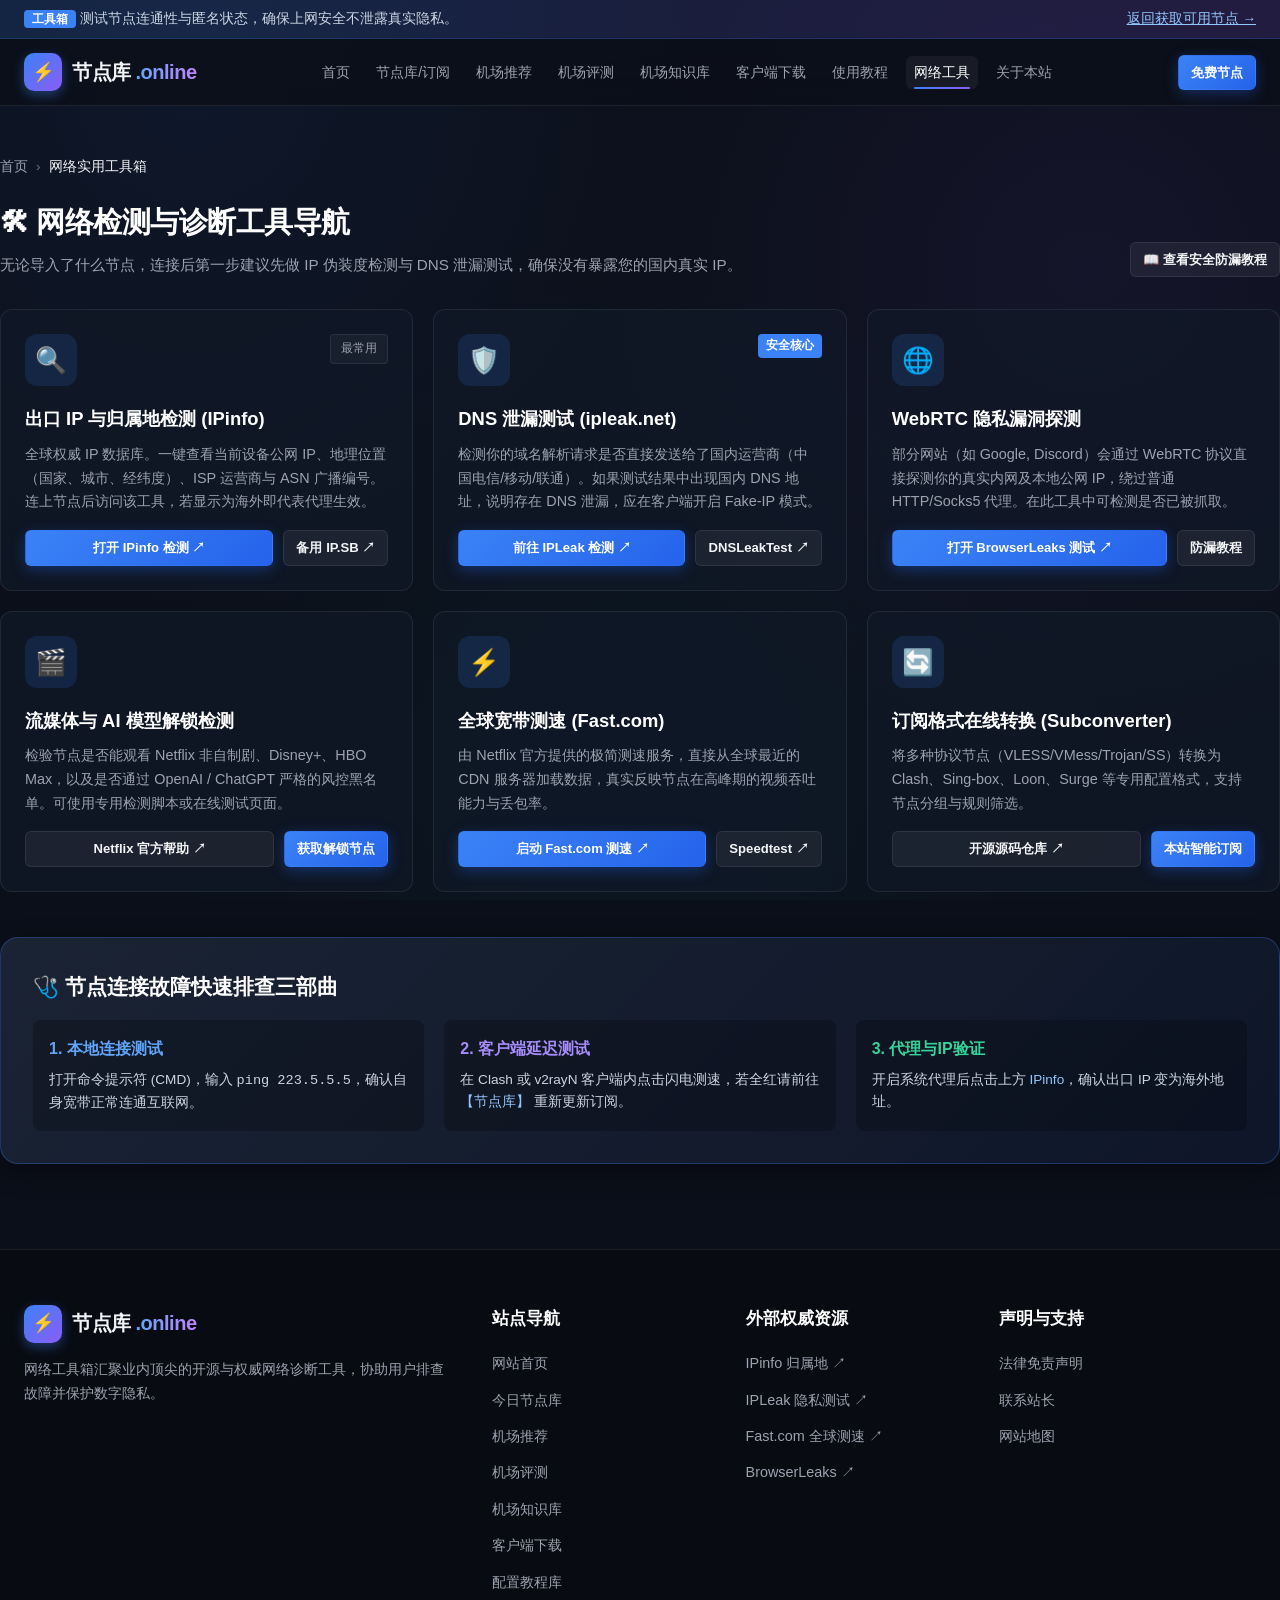
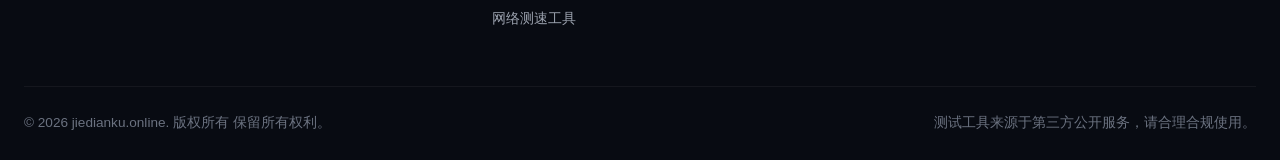
<file: tools.html>
<!DOCTYPE html>
<html lang="zh-CN">
<head>
  <meta charset="UTF-8">
  <meta name="viewport" content="width=device-width, initial-scale=1.0">
  <title>网络工具箱 - IP查询/DNS泄漏检测/测速工具大全 | 节点库</title>
  <meta name="description" content="节点库 (jiedianku.online) 网络实用工具箱。提供出口IP纯净度检测、DNS与WebRTC防泄漏测试、全球宽带延迟测速、订阅格式在线转换工具汇总。">
  <meta name="keywords" content="IP查询, DNS泄漏测试, 网络测速, 订阅转换, WebRTC测试, Fast.com测速, 节点库工具">
  <!-- SEO 基础规范 -->
  <link rel="canonical" href="https://jiedianku.online/tools.html">
  <link rel="alternate" hreflang="zh-CN" href="https://jiedianku.online/tools.html">
  <link rel="alternate" hreflang="x-default" href="https://jiedianku.online/tools.html">
  <meta name="author" content="节点库 (jiedianku.online)">
  <meta name="robots" content="index, follow, max-image-preview:large, max-snippet:-1, max-video-preview:-1">
  <link rel="sitemap" type="application/xml" title="Sitemap" href="https://jiedianku.online/sitemap.xml">

  <!-- GEO 地理定位标签 (Geotargeting) -->
  <meta name="geo.region" content="HK">
  <meta name="geo.placename" content="Hong Kong">
  <meta name="geo.position" content="22.3193;114.1694">
  <meta name="ICBM" content="22.3193, 114.1694">
  <meta name="DC.title" content="网络工具箱 - IP查询/DNS泄漏检测/测速工具大全">
  <meta name="DC.publisher" content="jiedianku.online">
  <meta name="DC.language" content="zh-CN">

  <!-- Open Graph 社交协议 -->
  <meta property="og:type" content="website">
  <meta property="og:url" content="https://jiedianku.online/tools.html">
  <meta property="og:site_name" content="节点库 (jiedianku.online)">
  <meta property="og:locale" content="zh_CN">
  <meta property="og:title" content="网络工具箱 - IP查询/DNS泄漏检测/测速工具大全 | 节点库">
  <meta property="og:description" content="全套网络极客必备工具导航与诊断指南，保障网络私密安全。">
  <meta property="og:image" content="https://jiedianku.online/images/og-cover.png">

  <!-- Twitter Card -->
  <meta name="twitter:card" content="summary_large_image">
  <meta name="twitter:title" content="网络实用工具箱 - 节点库">
  <meta name="twitter:description" content="出口IP纯净度检测、DNS与WebRTC防泄漏测试、全球宽带延迟测速、订阅格式在线转换。">
  <meta name="twitter:image" content="https://jiedianku.online/images/og-cover.png">

  <!-- Schema.org 结构化数据 (GEO & AI 引擎优化) -->
  <script type="application/ld+json">
  {
    "@context": "https://schema.org",
    "@graph": [
      {
        "@type": "WebPage",
        "@id": "https://jiedianku.online/tools.html#webpage",
        "url": "https://jiedianku.online/tools.html",
        "name": "网络工具箱 - IP查询/DNS泄漏检测/测速工具大全",
        "isPartOf": {
          "@type": "WebSite",
          "@id": "https://jiedianku.online/#website"
        },
        "description": "节点库 (jiedianku.online) 网络实用工具箱。提供出口IP纯净度检测、DNS与WebRTC防泄漏测试、全球宽带延迟测速、订阅格式在线转换工具汇总。",
        "breadcrumb": {
          "@type": "BreadcrumbList",
          "itemListElement": [
            {
              "@type": "ListItem",
              "position": 1,
              "name": "首页",
              "item": "https://jiedianku.online/"
            },
            {
              "@type": "ListItem",
              "position": 2,
              "name": "网络工具",
              "item": "https://jiedianku.online/tools.html"
            }
          ]
        }
      },
      {
        "@type": "WebApplication",
        "name": "节点库在线网络诊断工具箱",
        "applicationCategory": "NetworkingApplication",
        "browserRequirements": "Requires JavaScript. Requires HTML5.",
        "operatingSystem": "All"
      }
    ]
  }
  </script>

  <link rel="stylesheet" href="css/style.css">
</head>
<body>

  <!-- 顶部公告 -->
  <aside class="announcement-bar">
    <div class="container announcement-content">
      <div>
        <span class="announcement-badge">工具箱</span>
        <span>测试节点连通性与匿名状态，确保上网安全不泄露真实隐私。</span>
      </div>
      <div>
        <a href="nodes.html" class="announcement-link">返回获取可用节点 &rarr;</a>
      </div>
    </div>
  </aside>

  <!-- 导航头部 Header -->
  <header class="site-header">
    <div class="container nav-wrapper">
      <a href="index.html" class="logo">
        <span class="logo-badge">⚡</span>
        <span>节点库 <span class="domain">.online</span></span>
      </a>

      <ul class="nav-links">
        <li><a href="index.html">首页</a></li>
        <li><a href="nodes.html">节点库/订阅</a></li>
        <li><a href="recommend.html">机场推荐</a></li>
        <li><a href="reviews.html">机场评测</a></li>
        <li><a href="knowledge.html">机场知识库</a></li>
        <li><a href="clients.html">客户端下载</a></li>
        <li><a href="tutorials.html">使用教程</a></li>
        <li><a href="tools.html" class="active">网络工具</a></li>
        <li><a href="about.html">关于本站</a></li>
      </ul>

      <div class="nav-actions">
        <a href="nodes.html" class="btn btn-primary btn-sm">免费节点</a>
        <button class="mobile-toggle" aria-label="展开导航菜单">☰</button>
      </div>
    </div>
  </header>

  <main class="container section-py">
    <!-- 面包屑导航 -->
    <nav class="breadcrumb" aria-label="breadcrumb">
      <a href="index.html">首页</a>
      <span>&rsaquo;</span>
      <span style="color: var(--text-main);">网络实用工具箱</span>
    </nav>

    <!-- 标题与介绍 -->
    <div class="section-header">
      <div>
        <h1 class="section-title">🛠 网络检测与诊断工具导航</h1>
        <p class="section-subtitle">
          无论导入了什么节点，连接后第一步建议先做 IP 伪装度检测与 DNS 泄漏测试，确保没有暴露您的国内真实 IP。
        </p>
      </div>
      <div>
        <a href="tutorial-clash.html" class="btn btn-secondary btn-sm">📖 查看安全防漏教程</a>
      </div>
    </div>

    <!-- 实用工具卡片列表 -->
    <div class="feature-grid" style="grid-template-columns: repeat(auto-fill, minmax(350px, 1fr));">
      
      <!-- 工具 1: 出口 IP 与归属地检测 -->
      <div class="feature-card" id="ip-check">
        <div style="display: flex; justify-content: space-between; align-items: flex-start;">
          <div class="feature-icon">🔍</div>
          <span class="tech-badge">最常用</span>
        </div>
        <h3 class="feature-title">出口 IP 与归属地检测 (IPinfo)</h3>
        <p class="feature-desc">
          全球权威 IP 数据库。一键查看当前设备公网 IP、地理位置（国家、城市、经纬度）、ISP 运营商与 ASN 广播编号。连上节点后访问该工具，若显示为海外即代表代理生效。
        </p>
        <div style="display: flex; gap: 10px; margin-top: auto;">
          <a href="https://ipinfo.io/" target="_blank" rel="noopener noreferrer" class="btn btn-primary btn-sm" style="flex: 1;">
            打开 IPinfo 检测 ↗
          </a>
          <a href="https://ip.sb/" target="_blank" rel="noopener noreferrer" class="btn btn-secondary btn-sm">
            备用 IP.SB ↗
          </a>
        </div>
      </div>

      <!-- 工具 2: DNS 泄漏在线测试 -->
      <div class="feature-card" id="dns-check">
        <div style="display: flex; justify-content: space-between; align-items: flex-start;">
          <div class="feature-icon">🛡️</div>
          <span class="announcement-badge">安全核心</span>
        </div>
        <h3 class="feature-title">DNS 泄漏测试 (ipleak.net)</h3>
        <p class="feature-desc">
          检测你的域名解析请求是否直接发送给了国内运营商（中国电信/移动/联通）。如果测试结果中出现国内 DNS 地址，说明存在 DNS 泄漏，应在客户端开启 Fake-IP 模式。
        </p>
        <div style="display: flex; gap: 10px; margin-top: auto;">
          <a href="https://ipleak.net/" target="_blank" rel="noopener noreferrer" class="btn btn-primary btn-sm" style="flex: 1;">
            前往 IPLeak 检测 ↗
          </a>
          <a href="https://www.dnsleaktest.com/" target="_blank" rel="noopener noreferrer" class="btn btn-secondary btn-sm">
            DNSLeakTest ↗
          </a>
        </div>
      </div>

      <!-- 工具 3: 浏览器 WebRTC 真实 IP 泄漏测试 -->
      <div class="feature-card" id="webrtc-check">
        <div class="feature-icon">🌐</div>
        <h3 class="feature-title">WebRTC 隐私漏洞探测</h3>
        <p class="feature-desc">
          部分网站（如 Google, Discord）会通过 WebRTC 协议直接探测你的真实内网及本地公网 IP，绕过普通 HTTP/Socks5 代理。在此工具中可检测是否已被抓取。
        </p>
        <div style="display: flex; gap: 10px; margin-top: auto;">
          <a href="https://browserleaks.com/webrtc" target="_blank" rel="noopener noreferrer" class="btn btn-primary btn-sm" style="flex: 1;">
            打开 BrowserLeaks 测试 ↗
          </a>
          <a href="tutorials.html#dns-leak" class="btn btn-secondary btn-sm">防漏教程</a>
        </div>
      </div>

      <!-- 工具 4: 奈飞/流媒体/ChatGPT 解锁检测说明 -->
      <div class="feature-card">
        <div class="feature-icon">🎬</div>
        <h3 class="feature-title">流媒体与 AI 模型解锁检测</h3>
        <p class="feature-desc">
          检验节点是否能观看 Netflix 非自制剧、Disney+、HBO Max，以及是否通过 OpenAI / ChatGPT 严格的风控黑名单。可使用专用检测脚本或在线测试页面。
        </p>
        <div style="display: flex; gap: 10px; margin-top: auto;">
          <a href="https://help.netflix.com/" target="_blank" rel="noopener noreferrer" class="btn btn-secondary btn-sm" style="flex: 1;">
            Netflix 官方帮助 ↗
          </a>
          <a href="nodes.html" class="btn btn-primary btn-sm">获取解锁节点</a>
        </div>
      </div>

      <!-- 工具 5: 全球带宽极速测速 (Fast.com) -->
      <div class="feature-card" id="speed-test">
        <div class="feature-icon">⚡</div>
        <h3 class="feature-title">全球宽带测速 (Fast.com)</h3>
        <p class="feature-desc">
          由 Netflix 官方提供的极简测速服务，直接从全球最近的 CDN 服务器加载数据，真实反映节点在高峰期的视频吞吐能力与丢包率。
        </p>
        <div style="display: flex; gap: 10px; margin-top: auto;">
          <a href="https://fast.com/" target="_blank" rel="noopener noreferrer" class="btn btn-primary btn-sm" style="flex: 1;">
            启动 Fast.com 测速 ↗
          </a>
          <a href="https://www.speedtest.net/" target="_blank" rel="noopener noreferrer" class="btn btn-secondary btn-sm">
            Speedtest ↗
          </a>
        </div>
      </div>

      <!-- 工具 6: 订阅格式转换与管理 (Subconverter) -->
      <div class="feature-card">
        <div class="feature-icon">🔄</div>
        <h3 class="feature-title">订阅格式在线转换 (Subconverter)</h3>
        <p class="feature-desc">
          将多种协议节点（VLESS/VMess/Trojan/SS）转换为 Clash、Sing-box、Loon、Surge 等专用配置格式，支持节点分组与规则筛选。
        </p>
        <div style="display: flex; gap: 10px; margin-top: auto;">
          <a href="https://github.com/tindy2013/subconverter" target="_blank" rel="noopener noreferrer" class="btn btn-secondary btn-sm" style="flex: 1;">
            开源源码仓库 ↗
          </a>
          <a href="nodes.html#sub-section" class="btn btn-primary btn-sm">本站智能订阅</a>
        </div>
      </div>

    </div>

    <!-- 诊断排错操作指引 -->
    <div class="sub-box" style="margin-top: 45px;">
      <h3 style="font-size: 1.3rem; color: #fff; margin-bottom: 12px;">🩺 节点连接故障快速排查三部曲</h3>
      <div style="display: grid; grid-template-columns: repeat(auto-fit, minmax(260px, 1fr)); gap: 20px; margin-top: 16px;">
        <div style="background: rgba(0,0,0,0.25); padding: 16px; border-radius: 8px;">
          <strong style="color: #60a5fa; display: block; margin-bottom: 6px;">1. 本地连接测试</strong>
          <p style="font-size: 0.85rem; color: #cbd5e1;">打开命令提示符 (CMD)，输入 <code>ping 223.5.5.5</code>，确认自身宽带正常连通互联网。</p>
        </div>
        <div style="background: rgba(0,0,0,0.25); padding: 16px; border-radius: 8px;">
          <strong style="color: #a78bfa; display: block; margin-bottom: 6px;">2. 客户端延迟测试</strong>
          <p style="font-size: 0.85rem; color: #cbd5e1;">在 Clash 或 v2rayN 客户端内点击闪电测速，若全红请前往 <a href="nodes.html" style="color:#93c5fd;">【节点库】</a> 重新更新订阅。</p>
        </div>
        <div style="background: rgba(0,0,0,0.25); padding: 16px; border-radius: 8px;">
          <strong style="color: #34d399; display: block; margin-bottom: 6px;">3. 代理与IP验证</strong>
          <p style="font-size: 0.85rem; color: #cbd5e1;">开启系统代理后点击上方 <a href="https://ipinfo.io/" target="_blank" rel="noopener noreferrer" style="color:#93c5fd;">IPinfo</a>，确认出口 IP 变为海外地址。</p>
        </div>
      </div>
    </div>
  </main>

  <!-- 底部页脚 -->
  <footer class="site-footer">
    <div class="container">
      <div class="footer-grid">
        <div class="footer-col">
          <div class="logo" style="margin-bottom: 14px;">
            <span class="logo-badge">⚡</span>
            <span>节点库 <span class="domain">.online</span></span>
          </div>
          <p style="font-size: 0.9rem; color: var(--text-muted); line-height: 1.7; margin-bottom: 16px;">
            网络工具箱汇聚业内顶尖的开源与权威网络诊断工具，协助用户排查故障并保护数字隐私。
          </p>
        </div>

        <div class="footer-col">
          <h5>站点导航</h5>
          <ul>
            <li><a href="index.html">网站首页</a></li>
            <li><a href="nodes.html">今日节点库</a></li>
            <li><a href="recommend.html">机场推荐</a></li>
            <li><a href="reviews.html">机场评测</a></li>
            <li><a href="knowledge.html">机场知识库</a></li>
            <li><a href="clients.html">客户端下载</a></li>
            <li><a href="tutorials.html">配置教程库</a></li>
            <li><a href="tools.html">网络测速工具</a></li>
          </ul>
        </div>

        <div class="footer-col">
          <h5>外部权威资源</h5>
          <ul>
            <li><a href="https://ipinfo.io/" target="_blank" rel="noopener noreferrer">IPinfo 归属地 ↗</a></li>
            <li><a href="https://ipleak.net/" target="_blank" rel="noopener noreferrer">IPLeak 隐私测试 ↗</a></li>
            <li><a href="https://fast.com/" target="_blank" rel="noopener noreferrer">Fast.com 全球测速 ↗</a></li>
            <li><a href="https://browserleaks.com/" target="_blank" rel="noopener noreferrer">BrowserLeaks ↗</a></li>
          </ul>
        </div>

        <div class="footer-col">
          <h5>声明与支持</h5>
          <ul>
            <li><a href="about.html#disclaimer">法律免责声明</a></li>
            <li><a href="about.html#contact">联系站长</a></li>
            <li><a href="sitemap.xml">网站地图</a></li>
          </ul>
        </div>
      </div>

      <div class="footer-bottom">
        <div>&copy; 2026 jiedianku.online. 版权所有 保留所有权利。</div>
        <div>测试工具来源于第三方公开服务，请合理合规使用。</div>
      </div>
    </div>
  </footer>

  <script src="js/main.js"></script>
</body>
</html>
</file>
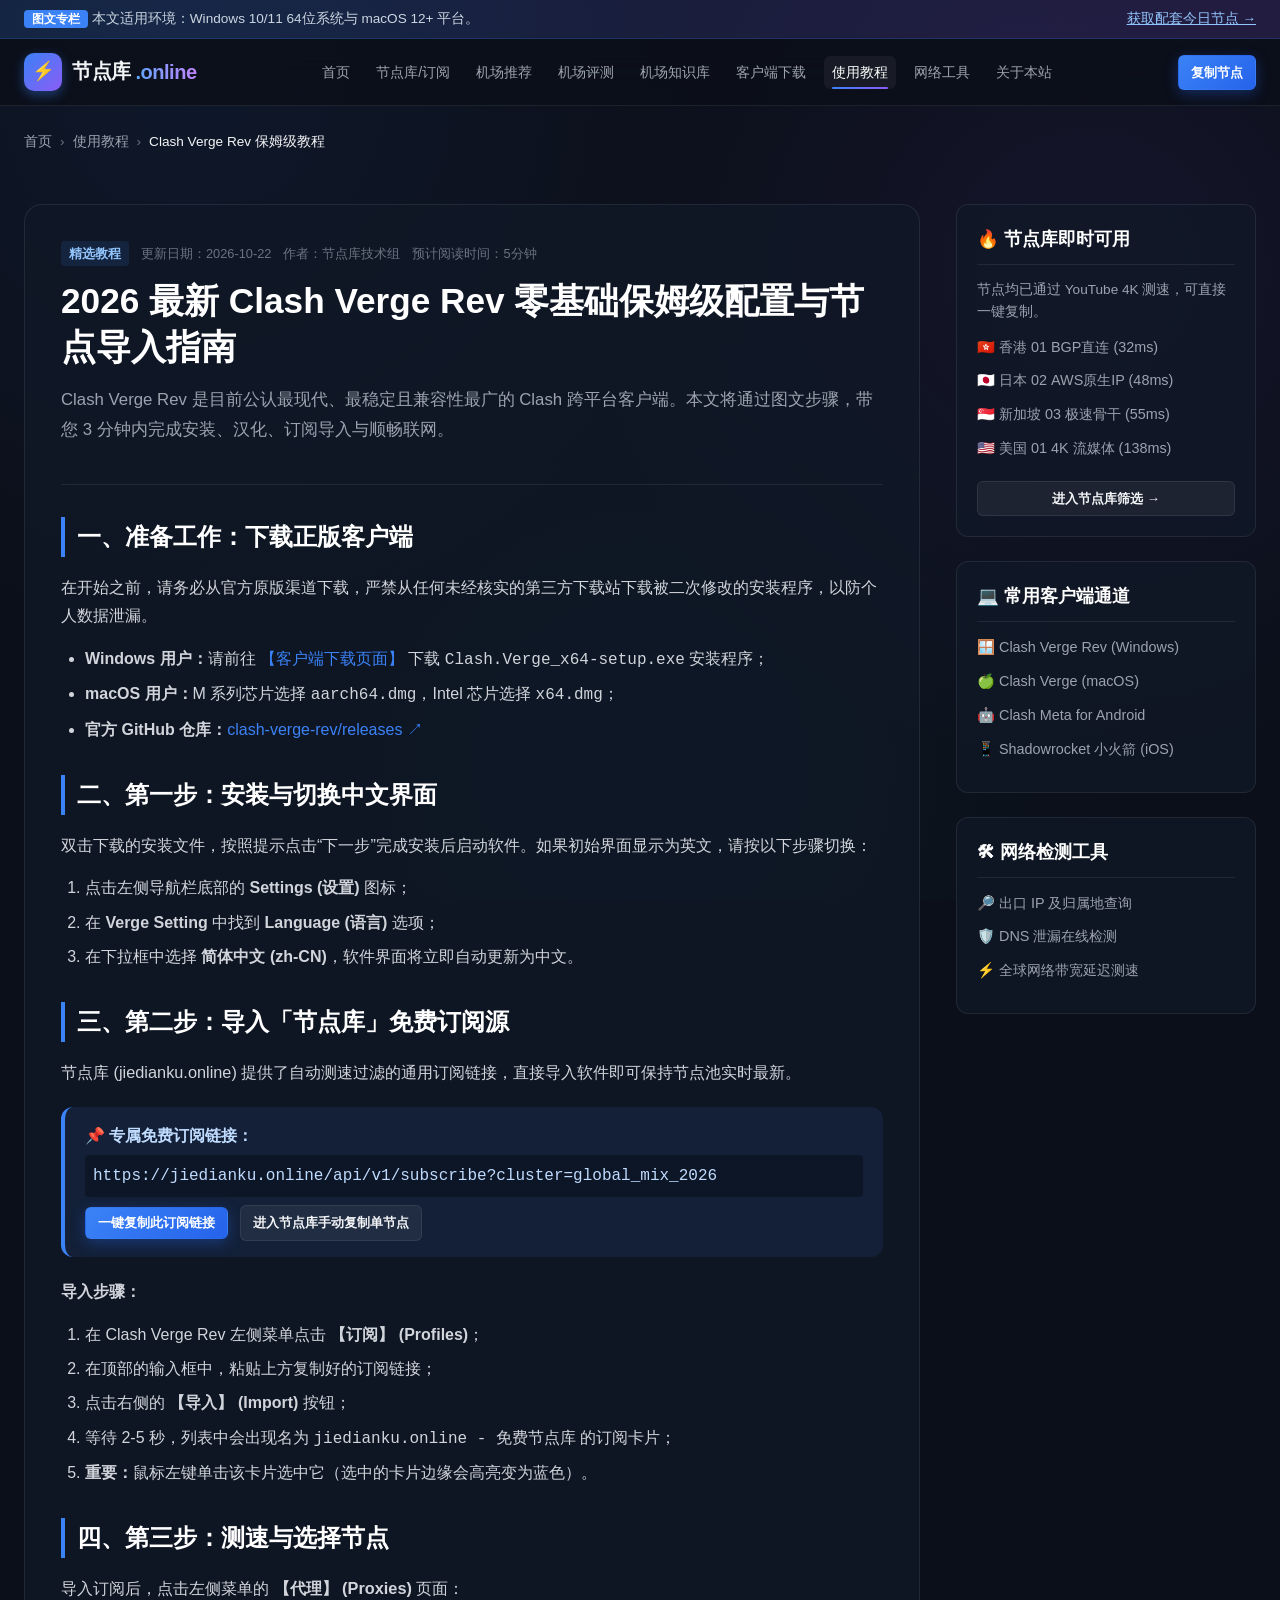
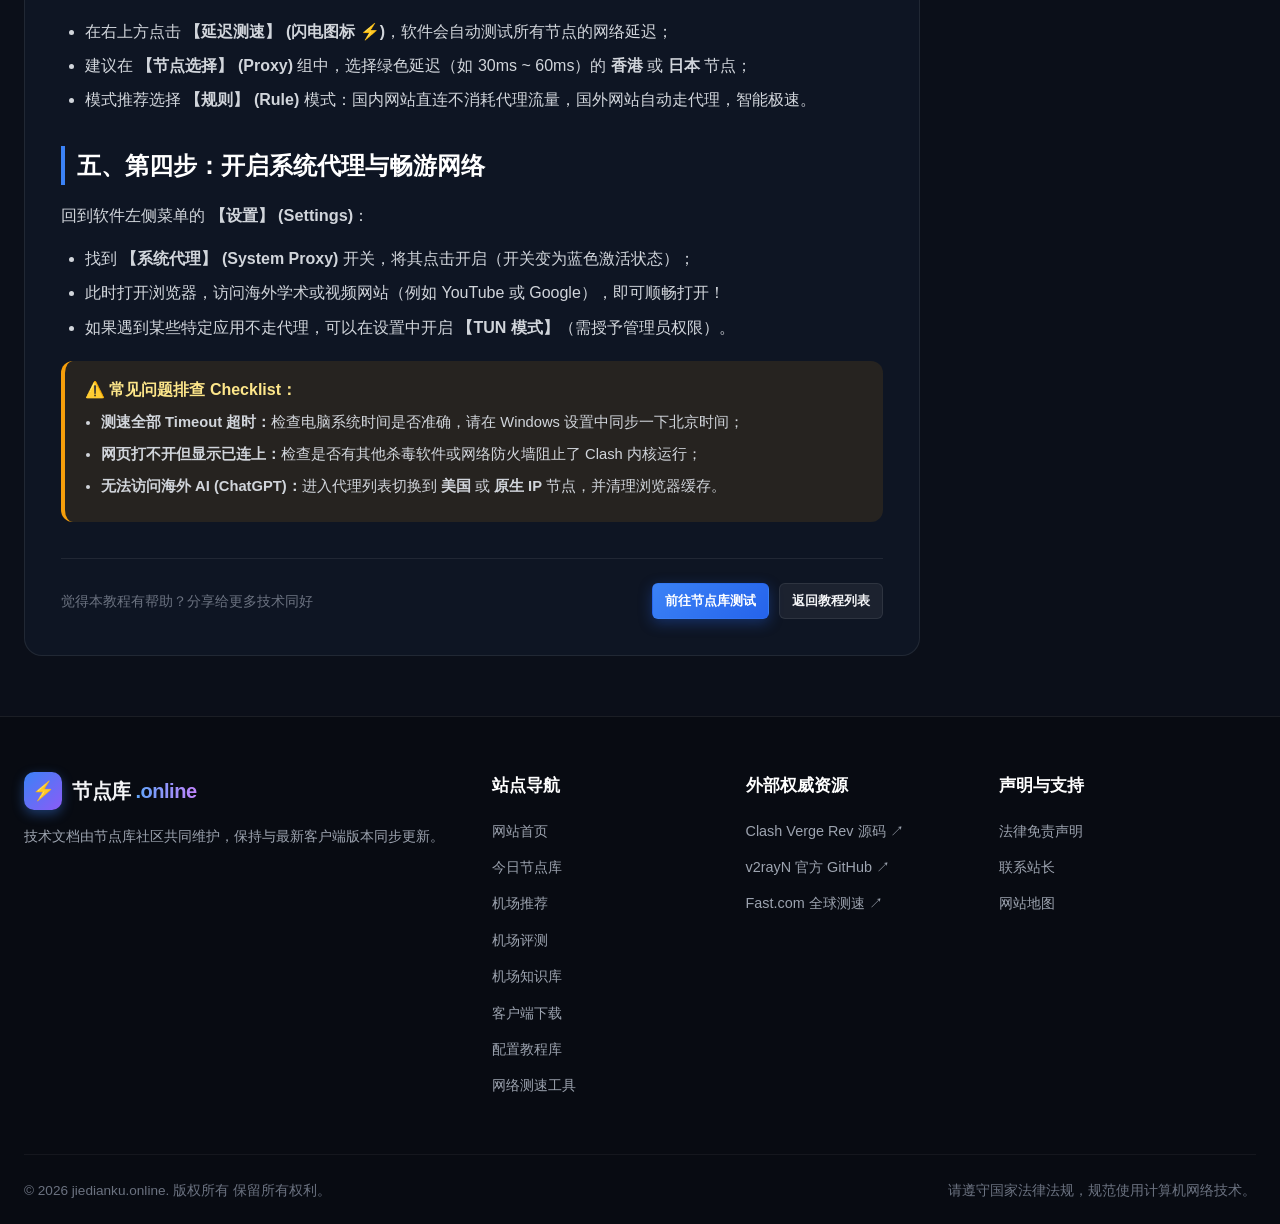
<file: tutorial-clash.html>
<!DOCTYPE html>
<html lang="zh-CN">
<head>
  <meta charset="UTF-8">
  <meta name="viewport" content="width=device-width, initial-scale=1.0">
  <title>2026 最新 Clash Verge Rev 零基础保姆级配置与节点导入图文教程 | 节点库</title>
  <meta name="description" content="2026年最新版 Clash Verge Rev 零基础配置全流程教程。详细讲解如何从 GitHub 下载安装、切换简体中文语言、导入 jiedianku.online 节点订阅，以及开启系统代理与TUN模式。">
  <meta name="keywords" content="Clash Verge Rev教程, Clash配置教程, 节点导入教程, 科学上网新手, Clash订阅, 节点库, jiedianku.online">
  <!-- SEO 基础规范 -->
  <link rel="canonical" href="https://jiedianku.online/tutorial-clash.html">
  <link rel="alternate" hreflang="zh-CN" href="https://jiedianku.online/tutorial-clash.html">
  <link rel="alternate" hreflang="x-default" href="https://jiedianku.online/tutorial-clash.html">
  <meta name="author" content="节点库 (jiedianku.online)">
  <meta name="robots" content="index, follow, max-image-preview:large, max-snippet:-1, max-video-preview:-1">
  <link rel="sitemap" type="application/xml" title="Sitemap" href="https://jiedianku.online/sitemap.xml">

  <!-- GEO 地理定位标签 (Geotargeting) -->
  <meta name="geo.region" content="HK">
  <meta name="geo.placename" content="Hong Kong">
  <meta name="geo.position" content="22.3193;114.1694">
  <meta name="ICBM" content="22.3193, 114.1694">
  <meta name="DC.title" content="2026 最新 Clash Verge Rev 零基础保姆级配置与节点导入图文教程">
  <meta name="DC.publisher" content="jiedianku.online">
  <meta name="DC.language" content="zh-CN">

  <!-- Open Graph 社交协议 -->
  <meta property="og:type" content="article">
  <meta property="og:url" content="https://jiedianku.online/tutorial-clash.html">
  <meta property="og:site_name" content="节点库 (jiedianku.online)">
  <meta property="og:locale" content="zh_CN">
  <meta property="og:title" content="2026 最新 Clash Verge Rev 零基础保姆级配置教程 | 节点库">
  <meta property="og:description" content="一步一步带你完成 Clash Verge Rev 客户端的安装与节点库订阅导入。">
  <meta property="og:image" content="https://jiedianku.online/images/og-cover.png">

  <!-- Twitter Card -->
  <meta name="twitter:card" content="summary_large_image">
  <meta name="twitter:title" content="Clash Verge Rev 零基础保姆级教程 - 节点库">
  <meta name="twitter:description" content="详细讲解如何下载安装、切换中文语言、导入节点订阅，以及开启系统代理与TUN模式。">
  <meta name="twitter:image" content="https://jiedianku.online/images/og-cover.png">

  <!-- Schema.org 结构化数据 (HowTo / TechArticle - GEO & AI 优化) -->
  <script type="application/ld+json">
  {
    "@context": "https://schema.org",
    "@graph": [
      {
        "@type": "TechArticle",
        "@id": "https://jiedianku.online/tutorial-clash.html#article",
        "isPartOf": {
          "@type": "WebSite",
          "@id": "https://jiedianku.online/#website"
        },
        "headline": "2026 最新 Clash Verge Rev 零基础保姆级配置与节点导入图文教程",
        "description": "2026年最新版 Clash Verge Rev 零基础配置全流程教程。详细讲解如何从 GitHub 下载安装、切换简体中文语言、导入 jiedianku.online 节点订阅，以及开启系统代理与TUN模式。",
        "inLanguage": "zh-CN",
        "datePublished": "2026-03-01T08:00:00+08:00",
        "dateModified": "2026-10-22T12:00:00+08:00",
        "author": {
          "@type": "Organization",
          "name": "节点库技术组",
          "url": "https://jiedianku.online/"
        },
        "publisher": {
          "@type": "Organization",
          "name": "节点库",
          "url": "https://jiedianku.online/"
        }
      },
      {
        "@type": "HowTo",
        "name": "如何配置 Clash Verge Rev 并导入科学上网节点",
        "step": [
          {
            "@type": "HowToStep",
            "position": 1,
            "name": "下载并安装客户端",
            "text": "访问客户端下载页面下载对应操作系统的 Clash Verge Rev 安装包并完成安装。"
          },
          {
            "@type": "HowToStep",
            "position": 2,
            "name": "设置中文界面与核心模式",
            "text": "打开设置，语言切换为简体中文，内核选择 Clash Meta (Mihomo) 核心。"
          },
          {
            "@type": "HowToStep",
            "position": 3,
            "name": "复制节点订阅链接并导入",
            "text": "在节点库或机场后台复制订阅链接，粘贴至【订阅/配置】并点击导入。"
          },
          {
            "@type": "HowToStep",
            "position": 4,
            "name": "开启系统代理或 TUN 模式",
            "text": "在主界面勾选【系统代理】，选择自动选择或延迟最低的节点，畅享高速网络。"
          }
        ]
      }
    ]
  }
  </script>

  <link rel="stylesheet" href="css/style.css">
</head>
<body>

  <!-- 顶部公告 -->
  <aside class="announcement-bar">
    <div class="container announcement-content">
      <div>
        <span class="announcement-badge">图文专栏</span>
        <span>本文适用环境：Windows 10/11 64位系统与 macOS 12+ 平台。</span>
      </div>
      <div>
        <a href="nodes.html" class="announcement-link">获取配套今日节点 &rarr;</a>
      </div>
    </div>
  </aside>

  <!-- 导航头部 Header -->
  <header class="site-header">
    <div class="container nav-wrapper">
      <a href="index.html" class="logo">
        <span class="logo-badge">⚡</span>
        <span>节点库 <span class="domain">.online</span></span>
      </a>

      <ul class="nav-links">
        <li><a href="index.html">首页</a></li>
        <li><a href="nodes.html">节点库/订阅</a></li>
        <li><a href="recommend.html">机场推荐</a></li>
        <li><a href="reviews.html">机场评测</a></li>
        <li><a href="knowledge.html">机场知识库</a></li>
        <li><a href="clients.html">客户端下载</a></li>
        <li><a href="tutorials.html" class="active">使用教程</a></li>
        <li><a href="tools.html">网络工具</a></li>
        <li><a href="about.html">关于本站</a></li>
      </ul>

      <div class="nav-actions">
        <a href="nodes.html" class="btn btn-primary btn-sm">复制节点</a>
        <button class="mobile-toggle" aria-label="展开导航菜单">☰</button>
      </div>
    </div>
  </header>

  <main class="container">
    <!-- 面包屑导航 -->
    <nav class="breadcrumb" style="margin-top: 25px;" aria-label="breadcrumb">
      <a href="index.html">首页</a>
      <span>&rsaquo;</span>
      <a href="tutorials.html">使用教程</a>
      <span>&rsaquo;</span>
      <span style="color: var(--text-main);">Clash Verge Rev 保姆级教程</span>
    </nav>

    <!-- 文章正文与侧边栏两栏布局 -->
    <div class="post-layout">
      <!-- 左侧正文 -->
      <article class="post-content">
        <div class="post-header">
          <div class="article-meta">
            <span class="article-tag">精选教程</span>
            <span>更新日期：2026-10-22</span>
            <span>作者：节点库技术组</span>
            <span>预计阅读时间：5分钟</span>
          </div>
          <h1 class="post-title">2026 最新 Clash Verge Rev 零基础保姆级配置与节点导入指南</h1>
          <p style="color: var(--text-muted); font-size: 1.05rem;">
            Clash Verge Rev 是目前公认最现代、最稳定且兼容性最广的 Clash 跨平台客户端。本文将通过图文步骤，带您 3 分钟内完成安装、汉化、订阅导入与顺畅联网。
          </p>
        </div>

        <h2>一、准备工作：下载正版客户端</h2>
        <p>
          在开始之前，请务必从官方原版渠道下载，严禁从任何未经核实的第三方下载站下载被二次修改的安装程序，以防个人数据泄漏。
        </p>
        <ul>
          <li><strong>Windows 用户：</strong>请前往 <a href="clients.html#windows">【客户端下载页面】</a> 下载 <code>Clash.Verge_x64-setup.exe</code> 安装程序；</li>
          <li><strong>macOS 用户：</strong>M 系列芯片选择 <code>aarch64.dmg</code>，Intel 芯片选择 <code>x64.dmg</code>；</li>
          <li><strong>官方 GitHub 仓库：</strong><a href="https://github.com/clash-verge-rev/clash-verge-rev/releases" target="_blank" rel="noopener noreferrer">clash-verge-rev/releases ↗</a></li>
        </ul>

        <h2>二、第一步：安装与切换中文界面</h2>
        <p>
          双击下载的安装文件，按照提示点击“下一步”完成安装后启动软件。如果初始界面显示为英文，请按以下步骤切换：
        </p>
        <ol>
          <li>点击左侧导航栏底部的 <strong>Settings (设置)</strong> 图标；</li>
          <li>在 <strong>Verge Setting</strong> 中找到 <strong>Language (语言)</strong> 选项；</li>
          <li>在下拉框中选择 <strong>简体中文 (zh-CN)</strong>，软件界面将立即自动更新为中文。</li>
        </ol>

        <h2>三、第二步：导入「节点库」免费订阅源</h2>
        <p>
          节点库 (jiedianku.online) 提供了自动测速过滤的通用订阅链接，直接导入软件即可保持节点池实时最新。
        </p>

        <div class="callout callout-info">
          <strong>📌 专属免费订阅链接：</strong>
          <pre style="background: rgba(0,0,0,0.3); padding: 8px; border-radius: 4px; margin-top: 6px; word-break: break-all; font-family: monospace;">https://jiedianku.online/api/v1/subscribe?cluster=global_mix_2026</pre>
          <div style="margin-top: 8px;">
            <button class="btn btn-primary btn-sm" data-copy="https://jiedianku.online/api/v1/subscribe?cluster=global_mix_2026">一键复制此订阅链接</button>
            <a href="nodes.html" class="btn btn-secondary btn-sm" style="margin-left: 8px;">进入节点库手动复制单节点</a>
          </div>
        </div>

        <p><strong>导入步骤：</strong></p>
        <ol>
          <li>在 Clash Verge Rev 左侧菜单点击 <strong>【订阅】 (Profiles)</strong>；</li>
          <li>在顶部的输入框中，粘贴上方复制好的订阅链接；</li>
          <li>点击右侧的 <strong>【导入】 (Import)</strong> 按钮；</li>
          <li>等待 2-5 秒，列表中会出现名为 <code>jiedianku.online - 免费节点库</code> 的订阅卡片；</li>
          <li><strong>重要：</strong>鼠标左键单击该卡片选中它（选中的卡片边缘会高亮变为蓝色）。</li>
        </ol>

        <h2>四、第三步：测速与选择节点</h2>
        <p>
          导入订阅后，点击左侧菜单的 <strong>【代理】 (Proxies)</strong> 页面：
        </p>
        <ul>
          <li>在右上方点击 <strong>【延迟测速】 (闪电图标 ⚡)</strong>，软件会自动测试所有节点的网络延迟；</li>
          <li>建议在 <strong>【节点选择】 (Proxy)</strong> 组中，选择绿色延迟（如 30ms ~ 60ms）的 <strong>香港</strong> 或 <strong>日本</strong> 节点；</li>
          <li>模式推荐选择 <strong>【规则】 (Rule)</strong> 模式：国内网站直连不消耗代理流量，国外网站自动走代理，智能极速。</li>
        </ul>

        <h2>五、第四步：开启系统代理与畅游网络</h2>
        <p>
          回到软件左侧菜单的 <strong>【设置】 (Settings)</strong>：
        </p>
        <ul>
          <li>找到 <strong>【系统代理】 (System Proxy)</strong> 开关，将其点击开启（开关变为蓝色激活状态）；</li>
          <li>此时打开浏览器，访问海外学术或视频网站（例如 YouTube 或 Google），即可顺畅打开！</li>
          <li>如果遇到某些特定应用不走代理，可以在设置中开启 <strong>【TUN 模式】</strong>（需授予管理员权限）。</li>
        </ul>

        <div class="callout callout-warning">
          <strong>⚠️ 常见问题排查 Checklist：</strong>
          <ul style="margin: 6px 0 0 16px; font-size: 0.92rem;">
            <li><strong>测速全部 Timeout 超时：</strong>检查电脑系统时间是否准确，请在 Windows 设置中同步一下北京时间；</li>
            <li><strong>网页打不开但显示已连上：</strong>检查是否有其他杀毒软件或网络防火墙阻止了 Clash 内核运行；</li>
            <li><strong>无法访问海外 AI (ChatGPT)：</strong>进入代理列表切换到 <strong>美国</strong> 或 <strong>原生 IP</strong> 节点，并清理浏览器缓存。</li>
          </ul>
        </div>

        <div style="border-top: 1px solid var(--border-color); padding-top: 24px; margin-top: 36px; display: flex; justify-content: space-between; align-items: center; flex-wrap: wrap; gap: 14px;">
          <div>
            <span style="font-size: 0.9rem; color: var(--text-dim);">觉得本教程有帮助？分享给更多技术同好</span>
          </div>
          <div style="display: flex; gap: 10px;">
            <a href="nodes.html" class="btn btn-primary btn-sm">前往节点库测试</a>
            <a href="tutorials.html" class="btn btn-secondary btn-sm">返回教程列表</a>
          </div>
        </div>
      </article>

      <!-- 右侧侧边栏 Sidebar -->
      <aside>
        <!-- 侧边栏 Widget 1: 今日节点速递 -->
        <div class="sidebar-widget">
          <h3 class="widget-title">🔥 节点库即时可用</h3>
          <p style="font-size: 0.85rem; color: var(--text-muted); margin-bottom: 12px;">
            节点均已通过 YouTube 4K 测速，可直接一键复制。
          </p>
          <ul class="widget-links">
            <li>
              <a href="nodes.html">🇭🇰 香港 01 BGP直连 (32ms)</a>
            </li>
            <li>
              <a href="nodes.html">🇯🇵 日本 02 AWS原生IP (48ms)</a>
            </li>
            <li>
              <a href="nodes.html">🇸🇬 新加坡 03 极速骨干 (55ms)</a>
            </li>
            <li>
              <a href="nodes.html">🇺🇸 美国 01 4K 流媒体 (138ms)</a>
            </li>
          </ul>
          <a href="nodes.html" class="btn btn-secondary btn-sm" style="width: 100%; margin-top: 10px;">进入节点库筛选 &rarr;</a>
        </div>

        <!-- 侧边栏 Widget 2: 客户端下载 -->
        <div class="sidebar-widget">
          <h3 class="widget-title">💻 常用客户端通道</h3>
          <ul class="widget-links">
            <li><a href="clients.html#windows">🪟 Clash Verge Rev (Windows)</a></li>
            <li><a href="clients.html#macos">🍏 Clash Verge (macOS)</a></li>
            <li><a href="clients.html#android">🤖 Clash Meta for Android</a></li>
            <li><a href="clients.html#ios">📱 Shadowrocket 小火箭 (iOS)</a></li>
          </ul>
        </div>

        <!-- 侧边栏 Widget 3: 诊断工具推荐 -->
        <div class="sidebar-widget">
          <h3 class="widget-title">🛠 网络检测工具</h3>
          <ul class="widget-links">
            <li><a href="tools.html#ip-check">🔎 出口 IP 及归属地查询</a></li>
            <li><a href="tools.html#dns-check">🛡️ DNS 泄漏在线检测</a></li>
            <li><a href="tools.html#speed-test">⚡ 全球网络带宽延迟测速</a></li>
          </ul>
        </div>
      </aside>
    </div>
  </main>

  <!-- 底部页脚 -->
  <footer class="site-footer">
    <div class="container">
      <div class="footer-grid">
        <div class="footer-col">
          <div class="logo" style="margin-bottom: 14px;">
            <span class="logo-badge">⚡</span>
            <span>节点库 <span class="domain">.online</span></span>
          </div>
          <p style="font-size: 0.9rem; color: var(--text-muted); line-height: 1.7; margin-bottom: 16px;">
            技术文档由节点库社区共同维护，保持与最新客户端版本同步更新。
          </p>
        </div>

        <div class="footer-col">
          <h5>站点导航</h5>
          <ul>
            <li><a href="index.html">网站首页</a></li>
            <li><a href="nodes.html">今日节点库</a></li>
            <li><a href="recommend.html">机场推荐</a></li>
            <li><a href="reviews.html">机场评测</a></li>
            <li><a href="knowledge.html">机场知识库</a></li>
            <li><a href="clients.html">客户端下载</a></li>
            <li><a href="tutorials.html">配置教程库</a></li>
            <li><a href="tools.html">网络测速工具</a></li>
          </ul>
        </div>

        <div class="footer-col">
          <h5>外部权威资源</h5>
          <ul>
            <li><a href="https://github.com/clash-verge-rev/clash-verge-rev" target="_blank" rel="noopener noreferrer">Clash Verge Rev 源码 ↗</a></li>
            <li><a href="https://github.com/2dust/v2rayN" target="_blank" rel="noopener noreferrer">v2rayN 官方 GitHub ↗</a></li>
            <li><a href="https://fast.com/" target="_blank" rel="noopener noreferrer">Fast.com 全球测速 ↗</a></li>
          </ul>
        </div>

        <div class="footer-col">
          <h5>声明与支持</h5>
          <ul>
            <li><a href="about.html#disclaimer">法律免责声明</a></li>
            <li><a href="about.html#contact">联系站长</a></li>
            <li><a href="sitemap.xml">网站地图</a></li>
          </ul>
        </div>
      </div>

      <div class="footer-bottom">
        <div>&copy; 2026 jiedianku.online. 版权所有 保留所有权利。</div>
        <div>请遵守国家法律法规，规范使用计算机网络技术。</div>
      </div>
    </div>
  </footer>

  <script src="js/main.js"></script>
</body>
</html>
</file>
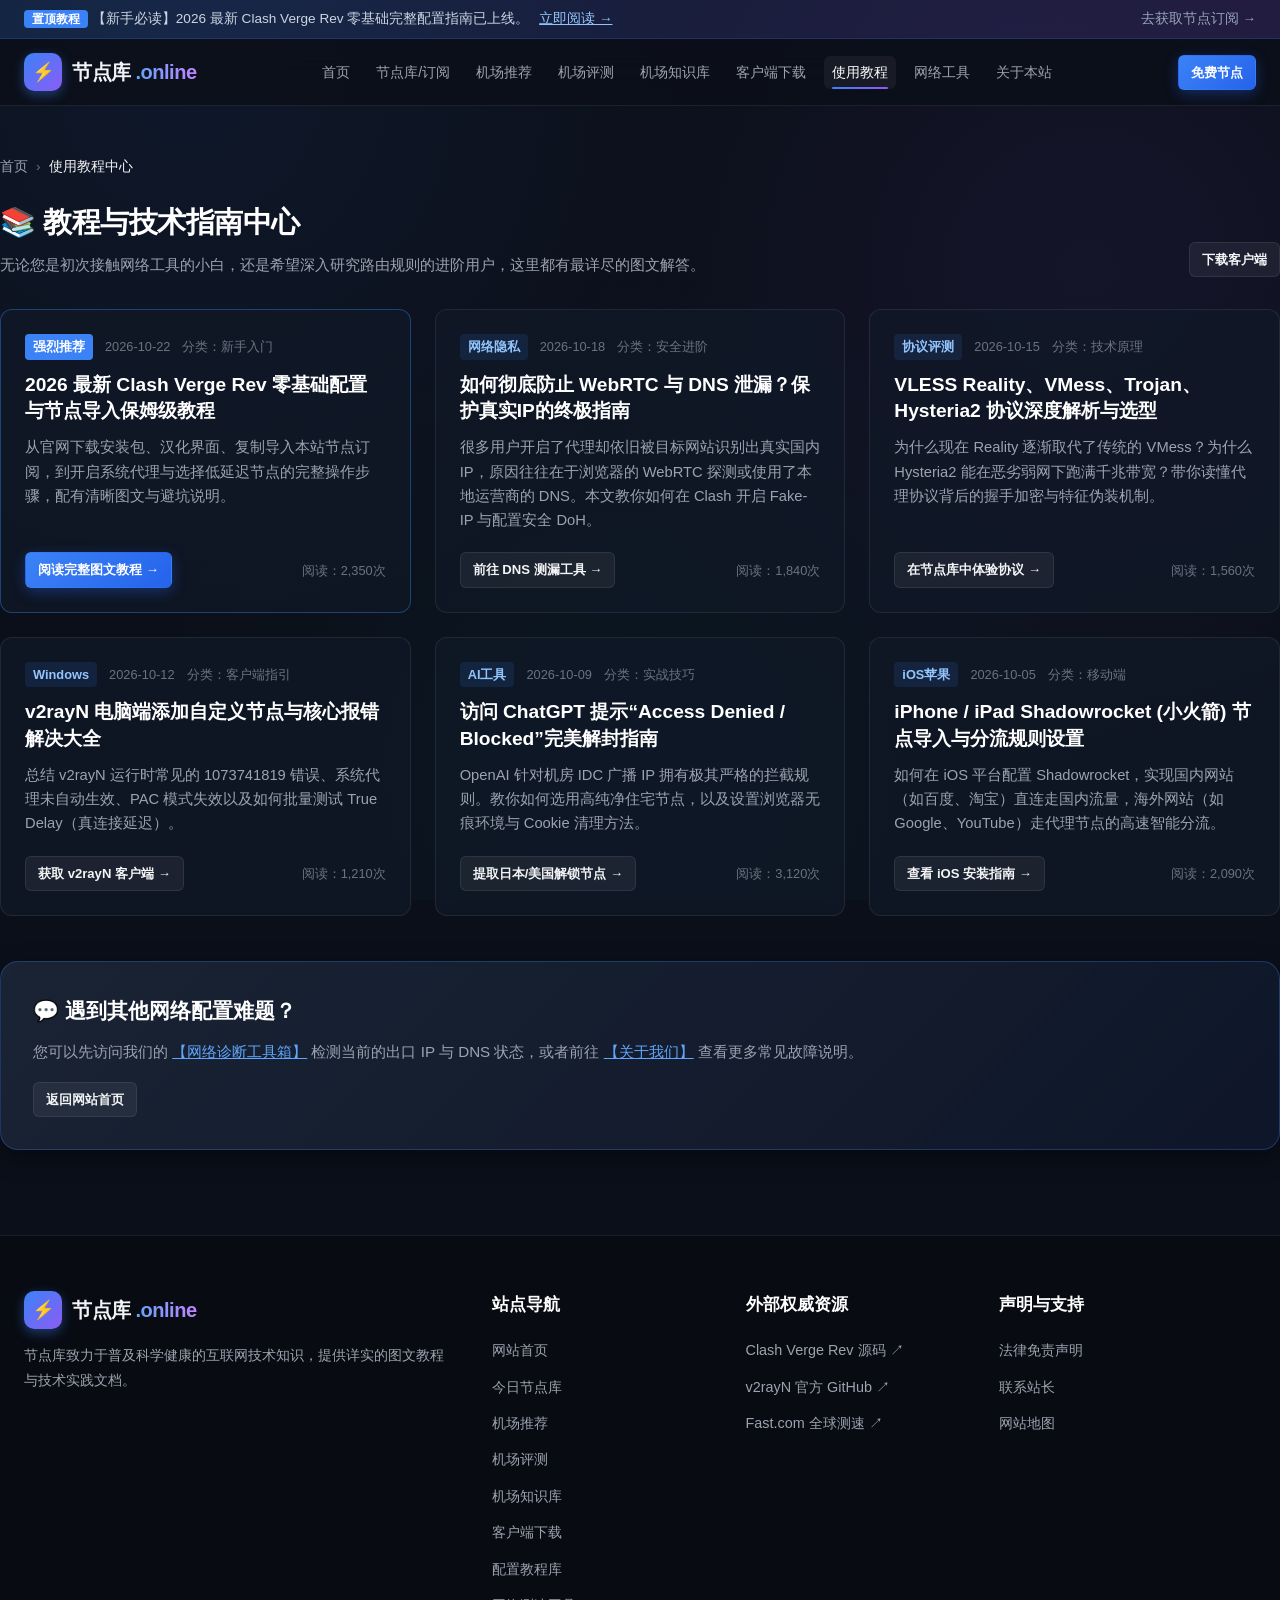
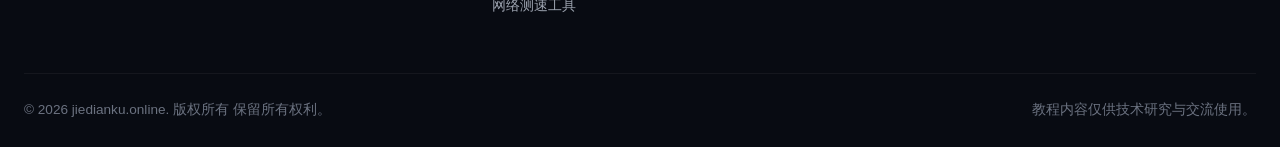
<file: tutorials.html>
<!DOCTYPE html>
<html lang="zh-CN">
<head>
  <meta charset="UTF-8">
  <meta name="viewport" content="width=device-width, initial-scale=1.0">
  <title>使用教程中心 - Clash/v2rayN/Sing-box保姆级配置与技巧 | 节点库</title>
  <meta name="description" content="节点库 (jiedianku.online) 教程中心。提供零基础客户端安装配置、订阅导入、TUN虚拟网卡设置、分流规则优化及防止DNS泄漏的实用技术文章。">
  <meta name="keywords" content="Clash教程, 节点导入教程, 科学上网教程, v2rayN配置, Clash分流, 节点库教程, jiedianku.online">
  <!-- SEO 基础规范 -->
  <link rel="canonical" href="https://jiedianku.online/tutorials.html">
  <link rel="alternate" hreflang="zh-CN" href="https://jiedianku.online/tutorials.html">
  <link rel="alternate" hreflang="x-default" href="https://jiedianku.online/tutorials.html">
  <meta name="author" content="节点库 (jiedianku.online)">
  <meta name="robots" content="index, follow, max-image-preview:large, max-snippet:-1, max-video-preview:-1">
  <link rel="sitemap" type="application/xml" title="Sitemap" href="https://jiedianku.online/sitemap.xml">

  <!-- GEO 地理定位标签 (Geotargeting) -->
  <meta name="geo.region" content="HK">
  <meta name="geo.placename" content="Hong Kong">
  <meta name="geo.position" content="22.3193;114.1694">
  <meta name="ICBM" content="22.3193, 114.1694">
  <meta name="DC.title" content="使用教程中心 - Clash/v2rayN/Sing-box保姆级配置与技巧">
  <meta name="DC.publisher" content="jiedianku.online">
  <meta name="DC.language" content="zh-CN">

  <!-- Open Graph 社交协议 -->
  <meta property="og:type" content="website">
  <meta property="og:url" content="https://jiedianku.online/tutorials.html">
  <meta property="og:site_name" content="节点库 (jiedianku.online)">
  <meta property="og:locale" content="zh_CN">
  <meta property="og:title" content="使用教程中心 - Clash/v2rayN/Sing-box保姆级配置与技巧 | 节点库">
  <meta property="og:description" content="包含新手零基础配置、防DNS泄漏、解锁海外AI等全方位图文攻略。">
  <meta property="og:image" content="https://jiedianku.online/images/og-cover.png">

  <!-- Twitter Card -->
  <meta name="twitter:card" content="summary_large_image">
  <meta name="twitter:title" content="使用教程中心 - 节点库">
  <meta name="twitter:description" content="零基础客户端安装配置、订阅导入、TUN虚拟网卡设置、分流规则优化。">
  <meta name="twitter:image" content="https://jiedianku.online/images/og-cover.png">

  <!-- Schema.org 结构化数据 (GEO & AI 引擎优化) -->
  <script type="application/ld+json">
  {
    "@context": "https://schema.org",
    "@graph": [
      {
        "@type": "WebPage",
        "@id": "https://jiedianku.online/tutorials.html#webpage",
        "url": "https://jiedianku.online/tutorials.html",
        "name": "使用教程中心 - Clash/v2rayN/Sing-box保姆级配置与技巧",
        "isPartOf": {
          "@type": "WebSite",
          "@id": "https://jiedianku.online/#website"
        },
        "description": "节点库 (jiedianku.online) 教程中心。提供零基础客户端安装配置、订阅导入、TUN虚拟网卡设置、分流规则优化及防止DNS泄漏的实用技术文章。",
        "breadcrumb": {
          "@type": "BreadcrumbList",
          "itemListElement": [
            {
              "@type": "ListItem",
              "position": 1,
              "name": "首页",
              "item": "https://jiedianku.online/"
            },
            {
              "@type": "ListItem",
              "position": 2,
              "name": "使用教程",
              "item": "https://jiedianku.online/tutorials.html"
            }
          ]
        }
      },
      {
        "@type": "CollectionPage",
        "name": "网络加速与科学上网教程合集",
        "hasPart": [
          {
            "@type": "TechArticle",
            "headline": "Clash Verge Rev 零基础完整上手指南（图文保姆级教程）",
            "url": "https://jiedianku.online/tutorial-clash.html"
          }
        ]
      }
    ]
  }
  </script>

  <link rel="stylesheet" href="css/style.css">
</head>
<body>

  <!-- 顶部公告 -->
  <aside class="announcement-bar">
    <div class="container announcement-content">
      <div>
        <span class="announcement-badge">置顶教程</span>
        <span>【新手必读】2026 最新 Clash Verge Rev 零基础完整配置指南已上线。</span>
        <a href="tutorial-clash.html" class="announcement-link">立即阅读 &rarr;</a>
      </div>
      <div>
        <a href="nodes.html" style="color: #94a3b8; font-size: 0.85rem;">去获取节点订阅 &rarr;</a>
      </div>
    </div>
  </aside>

  <!-- 导航头部 Header -->
  <header class="site-header">
    <div class="container nav-wrapper">
      <a href="index.html" class="logo">
        <span class="logo-badge">⚡</span>
        <span>节点库 <span class="domain">.online</span></span>
      </a>

      <ul class="nav-links">
        <li><a href="index.html">首页</a></li>
        <li><a href="nodes.html">节点库/订阅</a></li>
        <li><a href="recommend.html">机场推荐</a></li>
        <li><a href="reviews.html">机场评测</a></li>
        <li><a href="knowledge.html">机场知识库</a></li>
        <li><a href="clients.html">客户端下载</a></li>
        <li><a href="tutorials.html" class="active">使用教程</a></li>
        <li><a href="tools.html">网络工具</a></li>
        <li><a href="about.html">关于本站</a></li>
      </ul>

      <div class="nav-actions">
        <a href="nodes.html" class="btn btn-primary btn-sm">免费节点</a>
        <button class="mobile-toggle" aria-label="展开导航菜单">☰</button>
      </div>
    </div>
  </header>

  <main class="container section-py">
    <!-- 面包屑导航 -->
    <nav class="breadcrumb" aria-label="breadcrumb">
      <a href="index.html">首页</a>
      <span>&rsaquo;</span>
      <span style="color: var(--text-main);">使用教程中心</span>
    </nav>

    <!-- 标题与介绍 -->
    <div class="section-header">
      <div>
        <h1 class="section-title">📚 教程与技术指南中心</h1>
        <p class="section-subtitle">
          无论您是初次接触网络工具的小白，还是希望深入研究路由规则的进阶用户，这里都有最详尽的图文解答。
        </p>
      </div>
      <div>
        <a href="clients.html" class="btn btn-secondary btn-sm">下载客户端</a>
      </div>
    </div>

    <!-- 教程文章列表 -->
    <div class="article-grid">
      <!-- 教程 1 (特色置顶，跳往独立详情页) -->
      <article class="article-card" style="border: 1px solid rgba(59, 130, 246, 0.4);">
        <div class="article-body">
          <div class="article-meta">
            <span class="article-tag" style="background: var(--primary); color: #fff;">强烈推荐</span>
            <span>2026-10-22</span>
            <span>分类：新手入门</span>
          </div>
          <h2 class="article-title">
            <a href="tutorial-clash.html" style="color: inherit;">2026 最新 Clash Verge Rev 零基础配置与节点导入保姆级教程</a>
          </h2>
          <p class="article-excerpt">
            从官网下载安装包、汉化界面、复制导入本站节点订阅，到开启系统代理与选择低延迟节点的完整操作步骤，配有清晰图文与避坑说明。
          </p>
          <div style="margin-top: auto; display: flex; justify-content: space-between; align-items: center;">
            <a href="tutorial-clash.html" class="btn btn-primary btn-sm">阅读完整图文教程 &rarr;</a>
            <span style="font-size: 0.8rem; color: var(--text-dim);">阅读：2,350次</span>
          </div>
        </div>
      </article>

      <!-- 教程 2 -->
      <article class="article-card" id="dns-leak">
        <div class="article-body">
          <div class="article-meta">
            <span class="article-tag">网络隐私</span>
            <span>2026-10-18</span>
            <span>分类：安全进阶</span>
          </div>
          <h2 class="article-title">
            <a href="#dns-leak" style="color: inherit;">如何彻底防止 WebRTC 与 DNS 泄漏？保护真实IP的终极指南</a>
          </h2>
          <p class="article-excerpt">
            很多用户开启了代理却依旧被目标网站识别出真实国内IP，原因往往在于浏览器的 WebRTC 探测或使用了本地运营商的 DNS。本文教你如何在 Clash 开启 Fake-IP 与配置安全 DoH。
          </p>
          <div style="margin-top: auto; display: flex; justify-content: space-between; align-items: center;">
            <a href="tools.html" class="btn btn-secondary btn-sm">前往 DNS 测漏工具 &rarr;</a>
            <span style="font-size: 0.8rem; color: var(--text-dim);">阅读：1,840次</span>
          </div>
        </div>
      </article>

      <!-- 教程 3 -->
      <article class="article-card" id="protocols">
        <div class="article-body">
          <div class="article-meta">
            <span class="article-tag">协议评测</span>
            <span>2026-10-15</span>
            <span>分类：技术原理</span>
          </div>
          <h2 class="article-title">
            <a href="#protocols" style="color: inherit;">VLESS Reality、VMess、Trojan、Hysteria2 协议深度解析与选型</a>
          </h2>
          <p class="article-excerpt">
            为什么现在 Reality 逐渐取代了传统的 VMess？为什么 Hysteria2 能在恶劣弱网下跑满千兆带宽？带你读懂代理协议背后的握手加密与特征伪装机制。
          </p>
          <div style="margin-top: auto; display: flex; justify-content: space-between; align-items: center;">
            <a href="nodes.html" class="btn btn-secondary btn-sm">在节点库中体验协议 &rarr;</a>
            <span style="font-size: 0.8rem; color: var(--text-dim);">阅读：1,560次</span>
          </div>
        </div>
      </article>

      <!-- 教程 4 -->
      <article class="article-card" id="v2rayn">
        <div class="article-body">
          <div class="article-meta">
            <span class="article-tag">Windows</span>
            <span>2026-10-12</span>
            <span>分类：客户端指引</span>
          </div>
          <h2 class="article-title">
            <a href="#v2rayn" style="color: inherit;">v2rayN 电脑端添加自定义节点与核心报错解决大全</a>
          </h2>
          <p class="article-excerpt">
            总结 v2rayN 运行时常见的 1073741819 错误、系统代理未自动生效、PAC 模式失效以及如何批量测试 True Delay（真连接延迟）。
          </p>
          <div style="margin-top: auto; display: flex; justify-content: space-between; align-items: center;">
            <a href="clients.html#windows" class="btn btn-secondary btn-sm">获取 v2rayN 客户端 &rarr;</a>
            <span style="font-size: 0.8rem; color: var(--text-dim);">阅读：1,210次</span>
          </div>
        </div>
      </article>

      <!-- 教程 5 -->
      <article class="article-card" id="chatgpt-block">
        <div class="article-body">
          <div class="article-meta">
            <span class="article-tag">AI工具</span>
            <span>2026-10-09</span>
            <span>分类：实战技巧</span>
          </div>
          <h2 class="article-title">
            <a href="#chatgpt-block" style="color: inherit;">访问 ChatGPT 提示“Access Denied / Blocked”完美解封指南</a>
          </h2>
          <p class="article-excerpt">
            OpenAI 针对机房 IDC 广播 IP 拥有极其严格的拦截规则。教你如何选用高纯净住宅节点，以及设置浏览器无痕环境与 Cookie 清理方法。
          </p>
          <div style="margin-top: auto; display: flex; justify-content: space-between; align-items: center;">
            <a href="nodes.html" class="btn btn-secondary btn-sm">提取日本/美国解锁节点 &rarr;</a>
            <span style="font-size: 0.8rem; color: var(--text-dim);">阅读：3,120次</span>
          </div>
        </div>
      </article>

      <!-- 教程 6 -->
      <article class="article-card" id="shadowrocket">
        <div class="article-body">
          <div class="article-meta">
            <span class="article-tag">iOS苹果</span>
            <span>2026-10-05</span>
            <span>分类：移动端</span>
          </div>
          <h2 class="article-title">
            <a href="#shadowrocket" style="color: inherit;">iPhone / iPad Shadowrocket (小火箭) 节点导入与分流规则设置</a>
          </h2>
          <p class="article-excerpt">
            如何在 iOS 平台配置 Shadowrocket，实现国内网站（如百度、淘宝）直连走国内流量，海外网站（如 Google、YouTube）走代理节点的高速智能分流。
          </p>
          <div style="margin-top: auto; display: flex; justify-content: space-between; align-items: center;">
            <a href="clients.html#ios" class="btn btn-secondary btn-sm">查看 iOS 安装指南 &rarr;</a>
            <span style="font-size: 0.8rem; color: var(--text-dim);">阅读：2,090次</span>
          </div>
        </div>
      </article>
    </div>

    <!-- 教程答疑卡片 -->
    <div class="sub-box" style="margin-top: 45px;">
      <h3 style="font-size: 1.3rem; color: #fff; margin-bottom: 10px;">💬 遇到其他网络配置难题？</h3>
      <p style="color: var(--text-muted); font-size: 0.95rem; margin-bottom: 18px;">
        您可以先访问我们的 <a href="tools.html" style="color:#60a5fa; text-decoration: underline;">【网络诊断工具箱】</a> 检测当前的出口 IP 与 DNS 状态，或者前往 <a href="about.html" style="color:#60a5fa; text-decoration: underline;">【关于我们】</a> 查看更多常见故障说明。
      </p>
      <a href="index.html" class="btn btn-secondary btn-sm">返回网站首页</a>
    </div>
  </main>

  <!-- 底部页脚 -->
  <footer class="site-footer">
    <div class="container">
      <div class="footer-grid">
        <div class="footer-col">
          <div class="logo" style="margin-bottom: 14px;">
            <span class="logo-badge">⚡</span>
            <span>节点库 <span class="domain">.online</span></span>
          </div>
          <p style="font-size: 0.9rem; color: var(--text-muted); line-height: 1.7; margin-bottom: 16px;">
            节点库致力于普及科学健康的互联网技术知识，提供详实的图文教程与技术实践文档。
          </p>
        </div>

        <div class="footer-col">
          <h5>站点导航</h5>
          <ul>
            <li><a href="index.html">网站首页</a></li>
            <li><a href="nodes.html">今日节点库</a></li>
            <li><a href="recommend.html">机场推荐</a></li>
            <li><a href="reviews.html">机场评测</a></li>
            <li><a href="knowledge.html">机场知识库</a></li>
            <li><a href="clients.html">客户端下载</a></li>
            <li><a href="tutorials.html">配置教程库</a></li>
            <li><a href="tools.html">网络测速工具</a></li>
          </ul>
        </div>

        <div class="footer-col">
          <h5>外部权威资源</h5>
          <ul>
            <li><a href="https://github.com/clash-verge-rev/clash-verge-rev" target="_blank" rel="noopener noreferrer">Clash Verge Rev 源码 ↗</a></li>
            <li><a href="https://github.com/2dust/v2rayN" target="_blank" rel="noopener noreferrer">v2rayN 官方 GitHub ↗</a></li>
            <li><a href="https://fast.com/" target="_blank" rel="noopener noreferrer">Fast.com 全球测速 ↗</a></li>
          </ul>
        </div>

        <div class="footer-col">
          <h5>声明与支持</h5>
          <ul>
            <li><a href="about.html#disclaimer">法律免责声明</a></li>
            <li><a href="about.html#contact">联系站长</a></li>
            <li><a href="sitemap.xml">网站地图</a></li>
          </ul>
        </div>
      </div>

      <div class="footer-bottom">
        <div>&copy; 2026 jiedianku.online. 版权所有 保留所有权利。</div>
        <div>教程内容仅供技术研究与交流使用。</div>
      </div>
    </div>
  </footer>

  <script src="js/main.js"></script>
</body>
</html>
</file>
<file: css/style.css>
/* ========================================================
   jiedianku.online - 核心设计系统与样式表
   极致现代感、科技暗色调、排版精细、高响应度
   ======================================================== */

:root {
  --bg-primary: #0b0f19;
  --bg-secondary: #111827;
  --bg-card: rgba(17, 24, 39, 0.75);
  --bg-card-hover: rgba(31, 41, 55, 0.85);
  --bg-input: #1e293b;
  
  --text-main: #f3f4f6;
  --text-muted: #9ca3af;
  --text-dim: #6b7280;
  
  --primary: #3b82f6;
  --primary-hover: #2563eb;
  --primary-light: rgba(59, 130, 246, 0.15);
  --accent-purple: #8b5cf6;
  --accent-cyan: #06b6d4;
  --accent-emerald: #10b981;
  --accent-amber: #f59e0b;
  --accent-rose: #f43f5e;
  
  --border-color: rgba(255, 255, 255, 0.08);
  --border-hover: rgba(59, 130, 246, 0.4);
  
  --shadow-sm: 0 2px 8px rgba(0, 0, 0, 0.3);
  --shadow-md: 0 8px 24px rgba(0, 0, 0, 0.4);
  --shadow-glow: 0 0 25px rgba(59, 130, 246, 0.25);
  
  --radius-sm: 6px;
  --radius-md: 12px;
  --radius-lg: 18px;
  --radius-full: 9999px;
  
  --transition: all 0.25s cubic-bezier(0.4, 0, 0.2, 1);
  --font-family: -apple-system, BlinkMacSystemFont, "Segoe UI", Roboto, "Helvetica Neue", Arial, "Noto Sans", sans-serif;
}

* {
  margin: 0;
  padding: 0;
  box-sizing: border-box;
}

html {
  scroll-behavior: smooth;
  font-size: 16px;
}

body {
  font-family: var(--font-family);
  background-color: var(--bg-primary);
  color: var(--text-main);
  line-height: 1.65;
  min-height: 100vh;
  display: flex;
  flex-direction: column;
  overflow-x: hidden;
  background-image: 
    radial-gradient(circle at 15% 10%, rgba(59, 130, 246, 0.08) 0%, transparent 40%),
    radial-gradient(circle at 85% 30%, rgba(139, 92, 246, 0.08) 0%, transparent 40%),
    radial-gradient(circle at 50% 85%, rgba(6, 182, 212, 0.05) 0%, transparent 50%);
  background-attachment: fixed;
}

/* 链接基础样式 */
a {
  color: var(--primary);
  text-decoration: none;
  transition: var(--transition);
}
a:hover {
  color: #60a5fa;
}

/* 容器定义 */
.container {
  width: 100%;
  max-width: 1320px;
  margin: 0 auto;
  padding: 0 24px;
}

/* ========================================================
   头部导航栏 Header & Nav
   ======================================================== */
.site-header {
  position: sticky;
  top: 0;
  z-index: 1000;
  background: rgba(11, 15, 25, 0.82);
  backdrop-filter: blur(16px);
  -webkit-backdrop-filter: blur(16px);
  border-bottom: 1px solid var(--border-color);
  padding: 14px 0;
  transition: var(--transition);
}

.nav-wrapper {
  display: flex;
  align-items: center;
  justify-content: space-between;
  gap: 16px;
}

.logo {
  display: flex;
  align-items: center;
  gap: 10px;
  font-size: 1.25rem;
  font-weight: 700;
  color: var(--text-main);
  text-decoration: none;
  letter-spacing: -0.5px;
  flex-shrink: 0;
  white-space: nowrap;
}

.logo-badge {
  display: inline-flex;
  align-items: center;
  justify-content: center;
  width: 38px;
  height: 38px;
  background: linear-gradient(135deg, var(--primary), var(--accent-purple));
  color: #fff;
  border-radius: 10px;
  font-size: 1.15rem;
  box-shadow: 0 4px 12px rgba(59, 130, 246, 0.4);
}

.logo span.domain {
  background: linear-gradient(90deg, #60a5fa, #c084fc);
  -webkit-background-clip: text;
  -webkit-text-fill-color: transparent;
}

.nav-links {
  display: flex;
  align-items: center;
  gap: clamp(2px, 0.85vw, 10px);
  list-style: none;
  flex-wrap: nowrap;
}

.nav-links li {
  flex-shrink: 0;
}

.nav-links li a {
  color: var(--text-muted);
  font-weight: 500;
  font-size: 0.88rem;
  padding: 5px 8px;
  border-radius: var(--radius-sm);
  display: flex;
  align-items: center;
  gap: 4px;
  position: relative;
  white-space: nowrap;
  word-break: keep-all;
}

.nav-links li a:hover,
.nav-links li a.active {
  color: #fff;
  background: rgba(255, 255, 255, 0.05);
}

.nav-links li a.active::after {
  content: "";
  position: absolute;
  bottom: 0;
  left: 8px;
  right: 8px;
  height: 2px;
  background: linear-gradient(90deg, var(--primary), var(--accent-purple));
  border-radius: 2px;
}

.nav-actions {
  display: flex;
  align-items: center;
  gap: 12px;
  flex-shrink: 0;
}

.btn {
  display: inline-flex;
  align-items: center;
  justify-content: center;
  gap: 8px;
  padding: 9px 18px;
  font-size: 0.9rem;
  font-weight: 600;
  border-radius: var(--radius-md);
  border: 1px solid transparent;
  cursor: pointer;
  transition: var(--transition);
  text-decoration: none;
  white-space: nowrap;
}

.btn-primary {
  background: linear-gradient(135deg, var(--primary), #2563eb);
  color: #ffffff;
  box-shadow: 0 4px 14px rgba(37, 99, 235, 0.35);
}
.btn-primary:hover {
  background: linear-gradient(135deg, #2563eb, #1d4ed8);
  box-shadow: 0 6px 20px rgba(37, 99, 235, 0.5);
  transform: translateY(-1px);
  color: #fff;
}

.btn-secondary {
  background: rgba(255, 255, 255, 0.06);
  color: var(--text-main);
  border: 1px solid var(--border-color);
}
.btn-secondary:hover {
  background: rgba(255, 255, 255, 0.12);
  border-color: rgba(255, 255, 255, 0.2);
  color: #fff;
}

.btn-sm {
  padding: 6px 12px;
  font-size: 0.82rem;
  border-radius: var(--radius-sm);
}

.btn-success {
  background: linear-gradient(135deg, #10b981, #059669);
  color: #fff;
}
.btn-success:hover {
  background: linear-gradient(135deg, #059669, #047857);
  color: #fff;
}

.mobile-toggle {
  display: none;
  background: none;
  border: none;
  color: var(--text-main);
  font-size: 1.5rem;
  cursor: pointer;
}

/* ========================================================
   Notice Bar 顶部广播条
   ======================================================== */
.announcement-bar {
  background: linear-gradient(90deg, rgba(59, 130, 246, 0.15), rgba(139, 92, 246, 0.15));
  border-bottom: 1px solid rgba(59, 130, 246, 0.2);
  padding: 8px 0;
  font-size: 0.85rem;
  color: #cbd5e1;
}
.announcement-content {
  display: flex;
  align-items: center;
  justify-content: space-between;
  gap: 12px;
}
.announcement-badge {
  background: var(--primary);
  color: #fff;
  padding: 2px 8px;
  border-radius: 4px;
  font-size: 0.75rem;
  font-weight: 700;
  text-transform: uppercase;
}
.announcement-link {
  color: #93c5fd;
  text-decoration: underline;
  margin-left: 6px;
}

/* ========================================================
   Hero Section 首页大横幅
   ======================================================== */
.hero-section {
  padding: 65px 0 45px 0;
  text-align: center;
  position: relative;
}

.hero-pill {
  display: inline-flex;
  align-items: center;
  gap: 8px;
  background: rgba(59, 130, 246, 0.12);
  border: 1px solid rgba(59, 130, 246, 0.3);
  padding: 6px 16px;
  border-radius: var(--radius-full);
  font-size: 0.85rem;
  color: #93c5fd;
  margin-bottom: 22px;
}

.hero-pill .dot {
  width: 8px;
  height: 8px;
  background-color: var(--accent-emerald);
  border-radius: 50%;
  box-shadow: 0 0 10px var(--accent-emerald);
  animation: pulse 2s infinite;
}

@keyframes pulse {
  0% { transform: scale(0.95); box-shadow: 0 0 0 0 rgba(16, 185, 129, 0.7); }
  70% { transform: scale(1.1); box-shadow: 0 0 0 8px rgba(16, 185, 129, 0); }
  100% { transform: scale(0.95); box-shadow: 0 0 0 0 rgba(16, 185, 129, 0); }
}

.hero-title {
  font-size: 2.8rem;
  line-height: 1.25;
  font-weight: 800;
  letter-spacing: -1px;
  margin-bottom: 18px;
}

.hero-title .gradient-text {
  background: linear-gradient(135deg, #60a5fa 10%, #a78bfa 50%, #38bdf8 90%);
  -webkit-background-clip: text;
  -webkit-text-fill-color: transparent;
}

.hero-desc {
  max-width: 680px;
  margin: 0 auto 30px auto;
  font-size: 1.1rem;
  color: var(--text-muted);
}

.hero-cta {
  display: flex;
  justify-content: center;
  gap: 16px;
  flex-wrap: wrap;
  margin-bottom: 40px;
}

/* 核心指标统计条 Stats Strip */
.stats-strip {
  display: grid;
  grid-template-columns: repeat(4, 1fr);
  gap: 16px;
  background: var(--bg-card);
  backdrop-filter: blur(12px);
  border: 1px solid var(--border-color);
  border-radius: var(--radius-lg);
  padding: 24px;
  margin-top: 20px;
  box-shadow: var(--shadow-sm);
}

.stat-item {
  text-align: center;
  padding: 8px;
  border-right: 1px solid var(--border-color);
}
.stat-item:last-child {
  border-right: none;
}
.stat-value {
  font-size: 1.8rem;
  font-weight: 800;
  color: #fff;
  margin-bottom: 4px;
  background: linear-gradient(90deg, #60a5fa, #e2e8f0);
  -webkit-background-clip: text;
  -webkit-text-fill-color: transparent;
}
.stat-label {
  font-size: 0.85rem;
  color: var(--text-muted);
}

/* ========================================================
   Section 通用板块布局
   ======================================================== */
.section-py {
  padding: 50px 0;
}

.section-header {
  margin-bottom: 32px;
  display: flex;
  justify-content: space-between;
  align-items: flex-end;
  flex-wrap: wrap;
  gap: 16px;
}

.section-header-centered {
  text-align: center;
  justify-content: center;
  margin-bottom: 36px;
}

.section-title {
  font-size: 1.8rem;
  font-weight: 700;
  color: #fff;
  letter-spacing: -0.5px;
  display: flex;
  align-items: center;
  gap: 10px;
}

.section-subtitle {
  color: var(--text-muted);
  font-size: 0.95rem;
  margin-top: 6px;
}

/* ========================================================
   节点展示卡片与表格 Node Cards & Lists
   ======================================================== */
.nodes-grid {
  display: grid;
  grid-template-columns: repeat(auto-fill, minmax(360px, 1fr));
  gap: 20px;
}

.node-card {
  background: var(--bg-card);
  backdrop-filter: blur(8px);
  border: 1px solid var(--border-color);
  border-radius: var(--radius-md);
  padding: 20px;
  transition: var(--transition);
  position: relative;
  overflow: hidden;
}

.node-card:hover {
  transform: translateY(-3px);
  border-color: var(--border-hover);
  box-shadow: var(--shadow-glow);
}

.node-card::before {
  content: "";
  position: absolute;
  top: 0;
  left: 0;
  width: 100%;
  height: 3px;
  background: linear-gradient(90deg, var(--primary), var(--accent-purple));
  opacity: 0;
  transition: var(--transition);
}

.node-card:hover::before {
  opacity: 1;
}

.node-card-header {
  display: flex;
  justify-content: space-between;
  align-items: flex-start;
  margin-bottom: 14px;
}

.node-region {
  display: flex;
  align-items: center;
  gap: 10px;
}

.region-flag {
  font-size: 1.6rem;
  line-height: 1;
}

.region-info h4 {
  font-size: 1.05rem;
  font-weight: 600;
  color: #fff;
}

.region-info span {
  font-size: 0.8rem;
  color: var(--text-muted);
}

.node-protocol-tag {
  font-size: 0.75rem;
  font-weight: 700;
  padding: 4px 8px;
  border-radius: var(--radius-sm);
  background: rgba(59, 130, 246, 0.15);
  color: #93c5fd;
  border: 1px solid rgba(59, 130, 246, 0.3);
}

.tag-vless { background: rgba(59, 130, 246, 0.15); color: #93c5fd; }
.tag-vmess { background: rgba(139, 92, 246, 0.15); color: #c4b5fd; }
.tag-trojan { background: rgba(245, 158, 11, 0.15); color: #fcd34d; }
.tag-clash { background: rgba(16, 185, 129, 0.15); color: #6ee7b7; }
.tag-singbox { background: rgba(244, 63, 94, 0.15); color: #fda4af; }

.node-specs {
  display: grid;
  grid-template-columns: repeat(3, 1fr);
  gap: 8px;
  background: rgba(0, 0, 0, 0.25);
  border-radius: var(--radius-sm);
  padding: 10px;
  margin-bottom: 16px;
  font-size: 0.8rem;
}

.spec-item {
  text-align: center;
}
.spec-item .label {
  color: var(--text-dim);
  display: block;
  font-size: 0.72rem;
  margin-bottom: 2px;
}
.spec-item .value {
  color: var(--text-main);
  font-weight: 600;
}
.spec-item .value.online { color: var(--accent-emerald); }
.spec-item .value.fast { color: #60a5fa; }

.node-actions {
  display: flex;
  gap: 10px;
}

.node-actions .btn {
  flex: 1;
}

/* 订阅源通用大卡片 Subscription Hero Box */
.sub-box {
  background: linear-gradient(135deg, rgba(30, 41, 59, 0.8), rgba(15, 23, 42, 0.95));
  border: 1px solid rgba(59, 130, 246, 0.3);
  border-radius: var(--radius-lg);
  padding: 32px;
  margin-bottom: 35px;
  position: relative;
  overflow: hidden;
  box-shadow: var(--shadow-md);
}

.sub-box-title {
  font-size: 1.4rem;
  font-weight: 700;
  margin-bottom: 10px;
  color: #fff;
  display: flex;
  align-items: center;
  gap: 8px;
}

.sub-input-group {
  display: flex;
  align-items: center;
  gap: 10px;
  background: #0f172a;
  border: 1px solid var(--border-color);
  border-radius: var(--radius-md);
  padding: 6px 8px 6px 16px;
  margin: 16px 0;
}

.sub-input-group input {
  flex: 1;
  background: transparent;
  border: none;
  color: #93c5fd;
  font-family: monospace;
  font-size: 0.95rem;
  outline: none;
}

/* ========================================================
   客户端与教程卡片 Client & Tutorial Cards
   ======================================================== */
.feature-grid {
  display: grid;
  grid-template-columns: repeat(auto-fill, minmax(280px, 1fr));
  gap: 20px;
}

.feature-card {
  background: var(--bg-card);
  border: 1px solid var(--border-color);
  border-radius: var(--radius-md);
  padding: 24px;
  transition: var(--transition);
  display: flex;
  flex-direction: column;
}

.feature-card:hover {
  transform: translateY(-4px);
  border-color: var(--border-hover);
  box-shadow: var(--shadow-glow);
}

.feature-icon {
  width: 52px;
  height: 52px;
  border-radius: 12px;
  background: var(--primary-light);
  color: var(--primary);
  display: flex;
  align-items: center;
  justify-content: center;
  font-size: 1.6rem;
  margin-bottom: 18px;
}

.feature-title {
  font-size: 1.15rem;
  font-weight: 600;
  color: #fff;
  margin-bottom: 8px;
}

.feature-desc {
  color: var(--text-muted);
  font-size: 0.9rem;
  margin-bottom: 16px;
  flex-grow: 1;
}

.client-meta {
  display: flex;
  justify-content: space-between;
  align-items: center;
  font-size: 0.8rem;
  color: var(--text-dim);
  border-top: 1px solid var(--border-color);
  padding-top: 12px;
  margin-top: auto;
}

/* 教程文章列表卡片 Tutorial Cards */
.article-grid {
  display: grid;
  grid-template-columns: repeat(auto-fill, minmax(360px, 1fr));
  gap: 24px;
}

.article-card {
  background: var(--bg-card);
  border: 1px solid var(--border-color);
  border-radius: var(--radius-md);
  overflow: hidden;
  transition: var(--transition);
  display: flex;
  flex-direction: column;
}

.article-card:hover {
  border-color: var(--border-hover);
  transform: translateY(-3px);
  box-shadow: var(--shadow-sm);
}

.article-body {
  padding: 24px;
  display: flex;
  flex-direction: column;
  flex: 1;
}

.article-meta {
  display: flex;
  align-items: center;
  gap: 12px;
  font-size: 0.8rem;
  color: var(--text-dim);
  margin-bottom: 12px;
}

.article-tag {
  background: rgba(59, 130, 246, 0.12);
  color: #93c5fd;
  padding: 2px 8px;
  border-radius: 4px;
  font-weight: 600;
}

.article-title {
  font-size: 1.2rem;
  font-weight: 700;
  color: #fff;
  margin-bottom: 10px;
  line-height: 1.4;
}

.article-excerpt {
  color: var(--text-muted);
  font-size: 0.92rem;
  margin-bottom: 20px;
  flex: 1;
}

/* ========================================================
   文章内页布局 (如教程详情)
   ======================================================== */
.post-layout {
  display: grid;
  grid-template-columns: 1fr 300px;
  gap: 36px;
  padding: 30px 0 60px 0;
}

.post-content {
  background: var(--bg-card);
  border: 1px solid var(--border-color);
  border-radius: var(--radius-lg);
  padding: 36px;
}

.post-header {
  border-bottom: 1px solid var(--border-color);
  padding-bottom: 24px;
  margin-bottom: 28px;
}

.post-title {
  font-size: 2.2rem;
  font-weight: 800;
  line-height: 1.3;
  margin-bottom: 16px;
  color: #fff;
}

.post-content h2 {
  font-size: 1.5rem;
  font-weight: 700;
  color: #fff;
  margin: 32px 0 16px 0;
  display: flex;
  align-items: center;
  gap: 8px;
  border-left: 4px solid var(--primary);
  padding-left: 12px;
}

.post-content h3 {
  font-size: 1.2rem;
  font-weight: 600;
  color: #e2e8f0;
  margin: 24px 0 12px 0;
}

.post-content p {
  margin-bottom: 16px;
  color: #d1d5db;
  font-size: 1.02rem;
  line-height: 1.75;
}

.post-content ul, .post-content ol {
  margin: 16px 0 20px 24px;
  color: #d1d5db;
}

.post-content li {
  margin-bottom: 8px;
}

.callout {
  padding: 16px 20px;
  border-radius: var(--radius-md);
  margin: 20px 0;
  border-left: 4px solid;
}
.callout-info {
  background: rgba(59, 130, 246, 0.1);
  border-color: var(--primary);
  color: #bfdbfe;
}
.callout-warning {
  background: rgba(245, 158, 11, 0.1);
  border-color: var(--accent-amber);
  color: #fde68a;
}
.callout-success {
  background: rgba(16, 185, 129, 0.1);
  border-color: var(--accent-emerald);
  color: #a7f3d0;
}

/* 代码与配置高亮区域 */
pre.code-block {
  background: #090d16;
  border: 1px solid var(--border-color);
  border-radius: var(--radius-md);
  padding: 18px;
  overflow-x: auto;
  font-family: Consolas, Monaco, "Courier New", monospace;
  font-size: 0.9rem;
  color: #e2e8f0;
  margin: 20px 0;
  position: relative;
}

/* 侧边栏 Widget */
.sidebar-widget {
  background: var(--bg-card);
  border: 1px solid var(--border-color);
  border-radius: var(--radius-md);
  padding: 20px;
  margin-bottom: 24px;
}

.widget-title {
  font-size: 1.1rem;
  font-weight: 700;
  color: #fff;
  margin-bottom: 14px;
  padding-bottom: 10px;
  border-bottom: 1px solid var(--border-color);
}

.widget-links {
  list-style: none;
}
.widget-links li {
  margin-bottom: 10px;
}
.widget-links a {
  color: var(--text-muted);
  display: block;
  font-size: 0.9rem;
}
.widget-links a:hover {
  color: var(--primary);
  padding-left: 4px;
}

/* 面包屑 Breadcrumb */
.breadcrumb {
  display: flex;
  align-items: center;
  gap: 8px;
  font-size: 0.85rem;
  color: var(--text-dim);
  margin-bottom: 20px;
}
.breadcrumb a {
  color: var(--text-muted);
}
.breadcrumb a:hover {
  color: var(--primary);
}

/* ========================================================
   常见问答 FAQ
   ======================================================== */
.faq-list {
  display: flex;
  flex-direction: column;
  gap: 14px;
  max-width: 860px;
  margin: 0 auto;
}

.faq-item {
  background: var(--bg-card);
  border: 1px solid var(--border-color);
  border-radius: var(--radius-md);
  overflow: hidden;
  transition: var(--transition);
}

.faq-question {
  padding: 18px 22px;
  font-weight: 600;
  font-size: 1.05rem;
  cursor: pointer;
  display: flex;
  justify-content: space-between;
  align-items: center;
  user-select: none;
}

.faq-question:hover {
  color: #93c5fd;
}

.faq-answer {
  padding: 0 22px 18px 22px;
  color: var(--text-muted);
  font-size: 0.95rem;
  line-height: 1.6;
}

/* ========================================================
   底部页脚 Footer
   ======================================================== */
.site-footer {
  margin-top: auto;
  background: #080b12;
  border-top: 1px solid var(--border-color);
  padding: 55px 0 25px 0;
  color: var(--text-muted);
}

.footer-grid {
  display: grid;
  grid-template-columns: 2fr 1fr 1fr 1.2fr;
  gap: 40px;
  margin-bottom: 45px;
}

.footer-col h5 {
  color: #fff;
  font-size: 1.05rem;
  font-weight: 600;
  margin-bottom: 18px;
}

.footer-col ul {
  list-style: none;
}
.footer-col ul li {
  margin-bottom: 10px;
}
.footer-col ul li a {
  color: var(--text-muted);
  font-size: 0.9rem;
}
.footer-col ul li a:hover {
  color: #fff;
  padding-left: 2px;
}

.footer-bottom {
  border-top: 1px solid rgba(255, 255, 255, 0.05);
  padding-top: 25px;
  display: flex;
  justify-content: space-between;
  align-items: center;
  flex-wrap: wrap;
  gap: 16px;
  font-size: 0.85rem;
  color: var(--text-dim);
}

.footer-badges {
  display: flex;
  gap: 10px;
  flex-wrap: wrap;
}

.tech-badge {
  background: rgba(255, 255, 255, 0.04);
  border: 1px solid var(--border-color);
  padding: 4px 10px;
  border-radius: 4px;
  font-size: 0.75rem;
  color: var(--text-muted);
}

/* ========================================================
   Toast 通知组件
   ======================================================== */
#toast {
  position: fixed;
  bottom: 25px;
  right: 25px;
  background: #1e293b;
  color: #fff;
  border: 1px solid var(--primary);
  border-radius: var(--radius-md);
  padding: 12px 22px;
  box-shadow: 0 10px 30px rgba(0, 0, 0, 0.6);
  z-index: 9999;
  display: flex;
  align-items: center;
  gap: 10px;
  opacity: 0;
  pointer-events: none;
  transform: translateY(20px);
  transition: all 0.3s ease;
  font-size: 0.95rem;
}
#toast.show {
  opacity: 1;
  pointer-events: auto;
  transform: translateY(0);
}

/* ========================================================
   移动端与响应式适配 Responsive
   ======================================================== */
@media (max-width: 992px) {
  .post-layout {
    grid-template-columns: 1fr;
  }
  .footer-grid {
    grid-template-columns: 1fr 1fr;
  }
  .stats-strip {
    grid-template-columns: repeat(2, 1fr);
  }
  .stat-item:nth-child(2) {
    border-right: none;
  }
}

@media (max-width: 1140px) {
  .mobile-toggle {
    display: block;
  }
  
  .nav-links {
    position: fixed;
    top: 65px;
    left: 0;
    right: 0;
    background: #0f172a;
    border-bottom: 1px solid var(--border-color);
    flex-direction: column;
    padding: 20px;
    gap: 10px;
    display: none;
    box-shadow: var(--shadow-md);
  }
  
  .nav-links.active {
    display: flex;
  }
  
  .hero-title {
    font-size: 2rem;
  }
  
  .stats-strip {
    grid-template-columns: 1fr;
  }
  .stat-item {
    border-right: none;
    border-bottom: 1px solid var(--border-color);
    padding-bottom: 12px;
  }
  .stat-item:last-child {
    border-bottom: none;
  }
  
  .footer-grid {
    grid-template-columns: 1fr;
    gap: 30px;
  }
}

/* ========================================================
   机场推荐与评测模块专用样式 Airport Cards & Review Styles
   ======================================================== */
.airport-card {
  background: var(--bg-card);
  border: 1px solid var(--border-color);
  border-radius: var(--radius-lg);
  padding: 26px;
  transition: var(--transition);
  position: relative;
  display: flex;
  flex-direction: column;
}
.airport-card:hover {
  transform: translateY(-4px);
  border-color: var(--border-hover);
  box-shadow: var(--shadow-glow);
}
.airport-badge-rank {
  position: absolute;
  top: 18px;
  right: 18px;
  background: linear-gradient(135deg, #f59e0b, #d97706);
  color: #fff;
  font-size: 0.78rem;
  font-weight: 700;
  padding: 3px 10px;
  border-radius: var(--radius-full);
  box-shadow: 0 2px 8px rgba(245, 158, 11, 0.4);
}
.airport-header {
  display: flex;
  align-items: center;
  gap: 14px;
  margin-bottom: 16px;
}
.airport-avatar {
  width: 50px;
  height: 50px;
  border-radius: var(--radius-md);
  display: flex;
  align-items: center;
  justify-content: center;
  font-size: 1.5rem;
  background: linear-gradient(135deg, rgba(59, 130, 246, 0.2), rgba(139, 92, 246, 0.2));
  border: 1px solid var(--border-color);
}
.airport-title-group h3 {
  font-size: 1.25rem;
  color: #fff;
  margin-bottom: 2px;
}
.airport-tags {
  display: flex;
  gap: 6px;
  flex-wrap: wrap;
  margin-bottom: 16px;
}
.airport-tag {
  font-size: 0.75rem;
  padding: 2px 8px;
  border-radius: var(--radius-sm);
  background: rgba(255, 255, 255, 0.05);
  color: #94a3b8;
  border: 1px solid var(--border-color);
}
.airport-tag.highlight {
  background: rgba(16, 185, 129, 0.15);
  color: #6ee7b7;
  border-color: rgba(16, 185, 129, 0.3);
}
.airport-pricing {
  margin: 14px 0;
  padding: 12px 16px;
  background: rgba(0, 0, 0, 0.3);
  border-radius: var(--radius-md);
  display: flex;
  justify-content: space-between;
  align-items: center;
}
.price-value {
  font-size: 1.4rem;
  font-weight: 800;
  color: #60a5fa;
}
.price-period {
  font-size: 0.8rem;
  color: var(--text-muted);
}
.coupon-box {
  background: rgba(245, 158, 11, 0.08);
  border: 1px dashed rgba(245, 158, 11, 0.4);
  padding: 8px 12px;
  border-radius: var(--radius-sm);
  display: flex;
  justify-content: space-between;
  align-items: center;
  margin-bottom: 18px;
  font-size: 0.85rem;
  color: #fde68a;
}
.coupon-code {
  font-weight: 700;
  font-family: monospace;
  color: #fbbf24;
}
.review-score-box {
  display: flex;
  align-items: center;
  gap: 12px;
  background: rgba(59, 130, 246, 0.08);
  border-radius: var(--radius-md);
  padding: 14px 18px;
  margin-bottom: 20px;
}
.score-circle {
  width: 56px;
  height: 56px;
  border-radius: 50%;
  background: linear-gradient(135deg, var(--primary), var(--accent-purple));
  display: flex;
  align-items: center;
  justify-content: center;
  font-size: 1.4rem;
  font-weight: 800;
  color: #fff;
  flex-shrink: 0;
}
</file>
